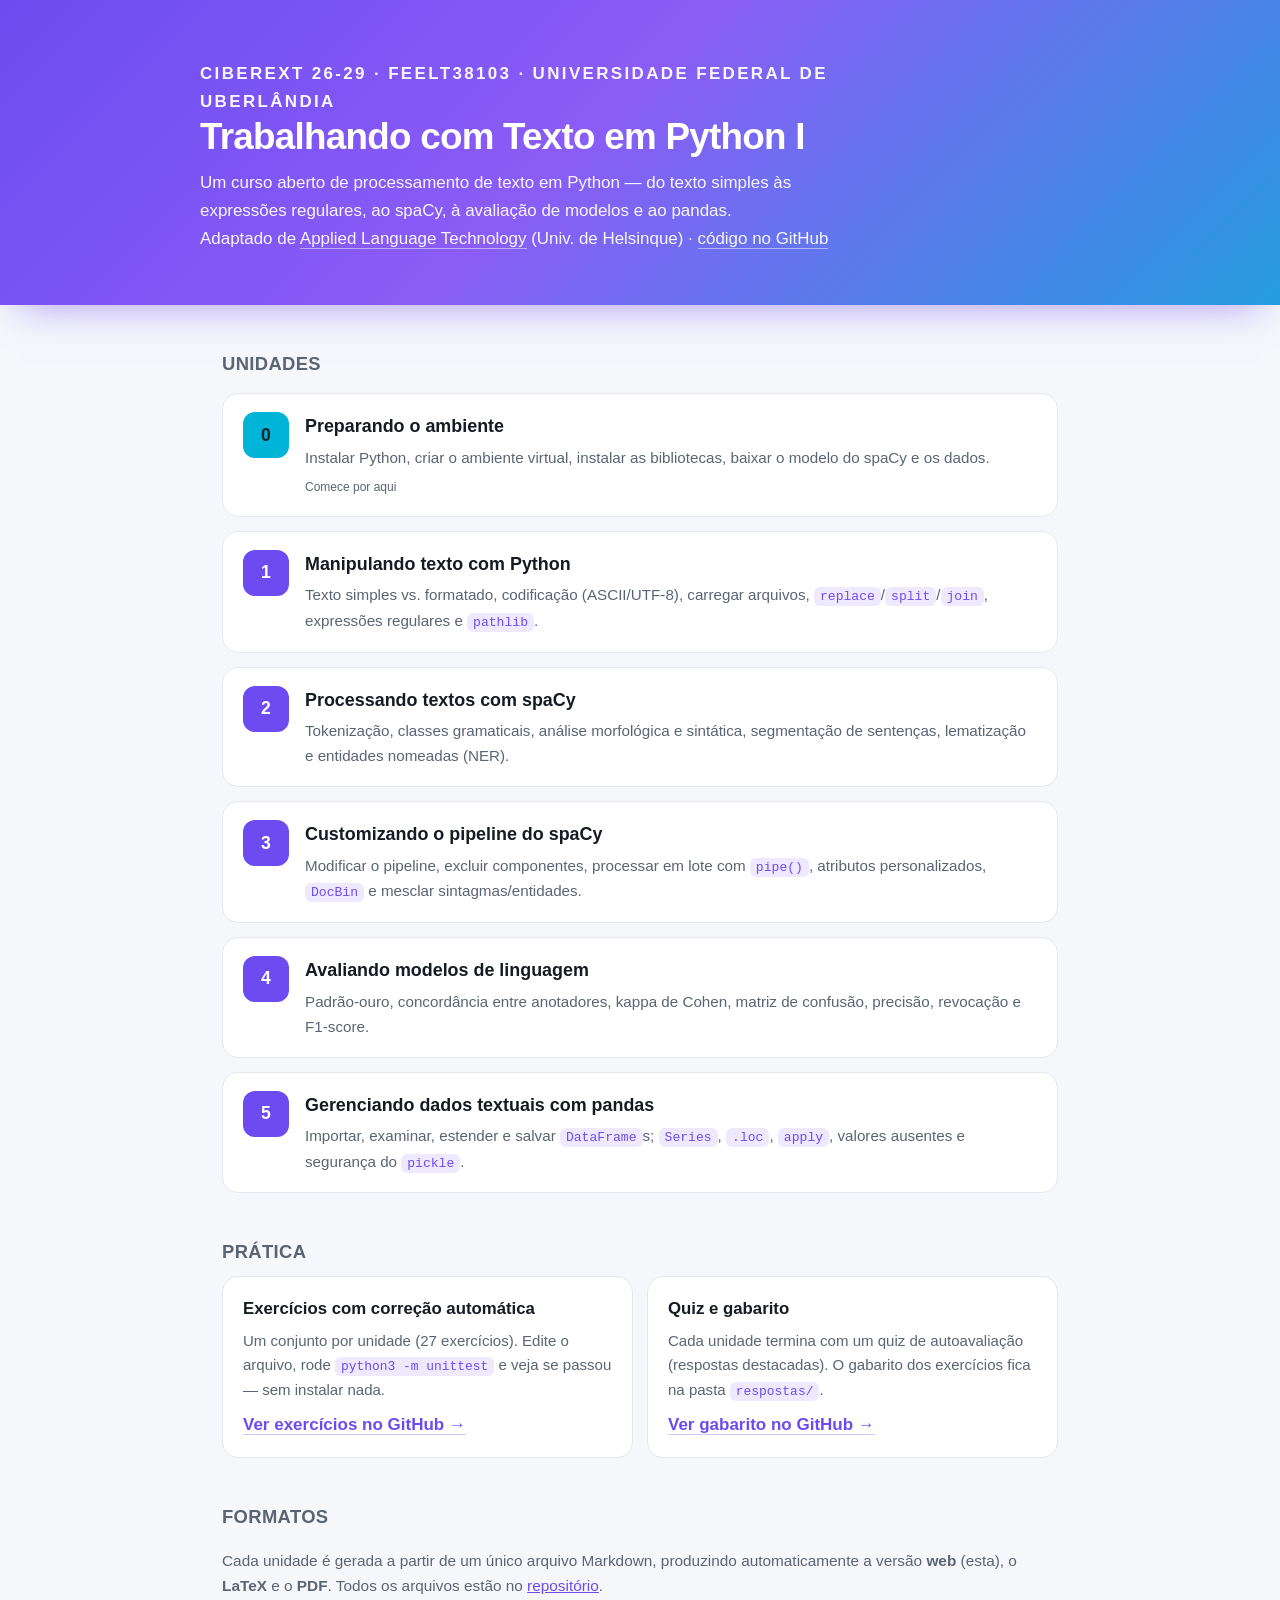
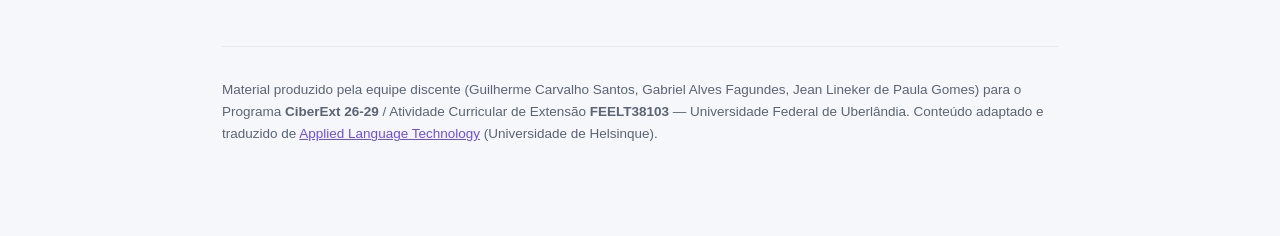
<file: index.html>
<!DOCTYPE html>
<html lang="pt-BR">
<head>
<meta charset="UTF-8">
<meta name="viewport" content="width=device-width, initial-scale=1.0">
<title>Trabalhando com Texto em Python I</title>
<style>
  :root{
    --bg:#f6f7fb; --surface:#ffffff; --ink:#1f2430; --ink-strong:#161a22; --muted:#5b6472;
    --accent:#6c4cf1; --accent2:#00b4d8; --accent-soft:#efe9ff;
    --border:#e6e8ef; --tip:#10b981;
    --mono:'SF Mono',ui-monospace,'JetBrains Mono',Menlo,Consolas,monospace;
    --sans:-apple-system,BlinkMacSystemFont,'Segoe UI',Roboto,Inter,'Helvetica Neue',Arial,sans-serif;
  }
  @media (prefers-color-scheme:dark){
    :root{--bg:#12141c;--surface:#1a1d27;--ink:#e6e9f0;--ink-strong:#fff;--muted:#9aa3b2;
      --accent-soft:#2a2350;--border:#2a2f3d}
  }
  :root[data-theme="dark"]{--bg:#12141c;--surface:#1a1d27;--ink:#e6e9f0;--ink-strong:#fff;--muted:#9aa3b2;--accent-soft:#2a2350;--border:#2a2f3d}
  :root[data-theme="light"]{--bg:#f6f7fb;--surface:#fff;--ink:#1f2430;--ink-strong:#161a22;--muted:#5b6472;--accent-soft:#efe9ff;--border:#e6e8ef}
  *{box-sizing:border-box}
  body{margin:0;background:var(--bg);color:var(--ink);font-family:var(--sans);line-height:1.65;
    font-size:17px;-webkit-font-smoothing:antialiased}
  .wrap{max-width:880px;margin:0 auto;padding:0 22px 80px}
  header.hero{background:linear-gradient(135deg,#6c4cf1 0%,#8b5cf6 45%,#00b4d8 120%);color:#fff;
    padding:60px 22px 52px;box-shadow:0 18px 40px -20px rgba(108,76,241,.6)}
  header.hero .inner{max-width:880px;margin:0 auto}
  .eyebrow{font-size:13px;letter-spacing:.14em;text-transform:uppercase;font-weight:700;opacity:.9;margin:0 0 12px}
  header.hero h1{font-size:2.3rem;line-height:1.12;margin:0 0 12px;font-weight:800;letter-spacing:-.02em}
  header.hero p{margin:0;opacity:.95;font-size:1.06rem;max-width:640px}
  .meta{margin-top:20px;font-size:13.5px;opacity:.9}
  .meta a{color:#fff;border-bottom:1px solid rgba(255,255,255,.5);text-decoration:none}
  h2{font-size:1.15rem;font-weight:800;letter-spacing:.02em;text-transform:uppercase;
    color:var(--muted);margin:44px 0 8px}
  /* trilha de unidades */
  .unit{display:flex;gap:16px;align-items:flex-start;text-decoration:none;color:inherit;
    background:var(--surface);border:1px solid var(--border);border-radius:16px;
    padding:18px 20px;margin:14px 0;transition:transform .12s ease,box-shadow .12s ease,border-color .12s ease}
  .unit:hover{transform:translateY(-2px);box-shadow:0 14px 30px -18px rgba(30,36,48,.5);border-color:var(--accent)}
  .num{flex:0 0 auto;width:46px;height:46px;border-radius:12px;display:grid;place-items:center;
    font-weight:800;font-size:1.1rem;color:#fff;background:var(--accent);font-variant-numeric:tabular-nums}
  .unit.u0 .num{background:var(--accent2);color:#08222b}
  .unit .body{flex:1}
  .unit h3{margin:0 0 3px;font-size:1.12rem;color:var(--ink-strong);font-weight:700}
  .unit p{margin:0;color:var(--muted);font-size:.95rem}
  .unit .fmt{margin-top:8px;font-size:12px;color:var(--muted)}
  .unit .fmt a{color:var(--accent);text-decoration:none;border:1px solid var(--border);
    padding:1px 8px;border-radius:999px;margin-right:6px;font-weight:600}
  .unit .fmt a:hover{border-color:var(--accent)}
  .cards{display:grid;grid-template-columns:1fr 1fr;gap:14px}
  @media (max-width:620px){.cards{grid-template-columns:1fr}}
  .card{background:var(--surface);border:1px solid var(--border);border-radius:16px;padding:18px 20px}
  .card h3{margin:0 0 6px;font-size:1.05rem;color:var(--ink-strong)}
  .card p{margin:0 0 8px;color:var(--muted);font-size:.94rem}
  .card a{color:var(--accent);text-decoration:none;font-weight:600;border-bottom:1px solid rgba(108,76,241,.3)}
  code{font-family:var(--mono);font-size:.86em;background:var(--accent-soft);color:var(--accent);
    padding:2px 6px;border-radius:6px}
  footer{margin-top:48px;color:var(--muted);font-size:13.5px;border-top:1px solid var(--border);padding-top:18px}
  footer a{color:var(--accent)}
</style>
</head>
<body>
<header class="hero">
  <div class="inner">
    <p class="eyebrow">CiberExt 26‑29 · FEELT38103 · Universidade Federal de Uberlândia</p>
    <h1>Trabalhando com Texto em Python I</h1>
    <p>Um curso aberto de processamento de texto em Python — do texto simples às expressões regulares, ao spaCy, à avaliação de modelos e ao pandas.</p>
    <p class="meta">Adaptado de <a href="https://applied-language-technology.mooc.fi/">Applied Language Technology</a> (Univ. de Helsinque) ·
      <a href="https://github.com/guilhermecavs/trabalhando-com-texto-python">código no GitHub</a></p>
  </div>
</header>

<div class="wrap">

  <h2>Unidades</h2>

  <a class="unit u0" href="Unidade-0/unidade0_preparando_ambiente.html">
    <div class="num">0</div>
    <div class="body">
      <h3>Preparando o ambiente</h3>
      <p>Instalar Python, criar o ambiente virtual, instalar as bibliotecas, baixar o modelo do spaCy e os dados.</p>
      <div class="fmt">Comece por aqui</div>
    </div>
  </a>

  <a class="unit" href="Unidade-1/unidade1_manipulando_texto.html">
    <div class="num">1</div>
    <div class="body">
      <h3>Manipulando texto com Python</h3>
      <p>Texto simples vs. formatado, codificação (ASCII/UTF‑8), carregar arquivos, <code>replace</code>/<code>split</code>/<code>join</code>, expressões regulares e <code>pathlib</code>.</p>
    </div>
  </a>

  <a class="unit" href="Unidade-2/unidade2_processando_com_spacy.html">
    <div class="num">2</div>
    <div class="body">
      <h3>Processando textos com spaCy</h3>
      <p>Tokenização, classes gramaticais, análise morfológica e sintática, segmentação de sentenças, lematização e entidades nomeadas (NER).</p>
    </div>
  </a>

  <a class="unit" href="Unidade-3/unidade3_customizando_pipeline_spacy.html">
    <div class="num">3</div>
    <div class="body">
      <h3>Customizando o pipeline do spaCy</h3>
      <p>Modificar o pipeline, excluir componentes, processar em lote com <code>pipe()</code>, atributos personalizados, <code>DocBin</code> e mesclar sintagmas/entidades.</p>
    </div>
  </a>

  <a class="unit" href="Unidade-4/unidade4_avaliando_modelos.html">
    <div class="num">4</div>
    <div class="body">
      <h3>Avaliando modelos de linguagem</h3>
      <p>Padrão‑ouro, concordância entre anotadores, kappa de Cohen, matriz de confusão, precisão, revocação e F1‑score.</p>
    </div>
  </a>

  <a class="unit" href="Unidade-5/unidade5_gerenciando_dados_pandas.html">
    <div class="num">5</div>
    <div class="body">
      <h3>Gerenciando dados textuais com pandas</h3>
      <p>Importar, examinar, estender e salvar <code>DataFrame</code>s; <code>Series</code>, <code>.loc</code>, <code>apply</code>, valores ausentes e segurança do <code>pickle</code>.</p>
    </div>
  </a>

  <h2>Prática</h2>
  <div class="cards">
    <div class="card">
      <h3>Exercícios com correção automática</h3>
      <p>Um conjunto por unidade (27 exercícios). Edite o arquivo, rode <code>python3 -m unittest</code> e veja se passou — sem instalar nada.</p>
      <a href="https://github.com/guilhermecavs/trabalhando-com-texto-python/tree/main/exercicios">Ver exercícios no GitHub →</a>
    </div>
    <div class="card">
      <h3>Quiz e gabarito</h3>
      <p>Cada unidade termina com um quiz de autoavaliação (respostas destacadas). O gabarito dos exercícios fica na pasta <code>respostas/</code>.</p>
      <a href="https://github.com/guilhermecavs/trabalhando-com-texto-python/tree/main/respostas">Ver gabarito no GitHub →</a>
    </div>
  </div>

  <h2>Formatos</h2>
  <p style="color:var(--muted);font-size:.96rem">Cada unidade é gerada a partir de um único arquivo Markdown, produzindo automaticamente a versão <strong>web</strong> (esta), o <strong>LaTeX</strong> e o <strong>PDF</strong>. Todos os arquivos estão no <a href="https://github.com/guilhermecavs/trabalhando-com-texto-python" style="color:var(--accent)">repositório</a>.</p>

  <footer>
    <p>Material produzido pela equipe discente (Guilherme Carvalho Santos, Gabriel Alves Fagundes, Jean Lineker de Paula Gomes) para o Programa <strong>CiberExt 26‑29</strong> / Atividade Curricular de Extensão <strong>FEELT38103</strong> — Universidade Federal de Uberlândia. Conteúdo adaptado e traduzido de <a href="https://applied-language-technology.mooc.fi/">Applied Language Technology</a> (Universidade de Helsinque).</p>
  </footer>
</div>
</body>
</html>
</file>
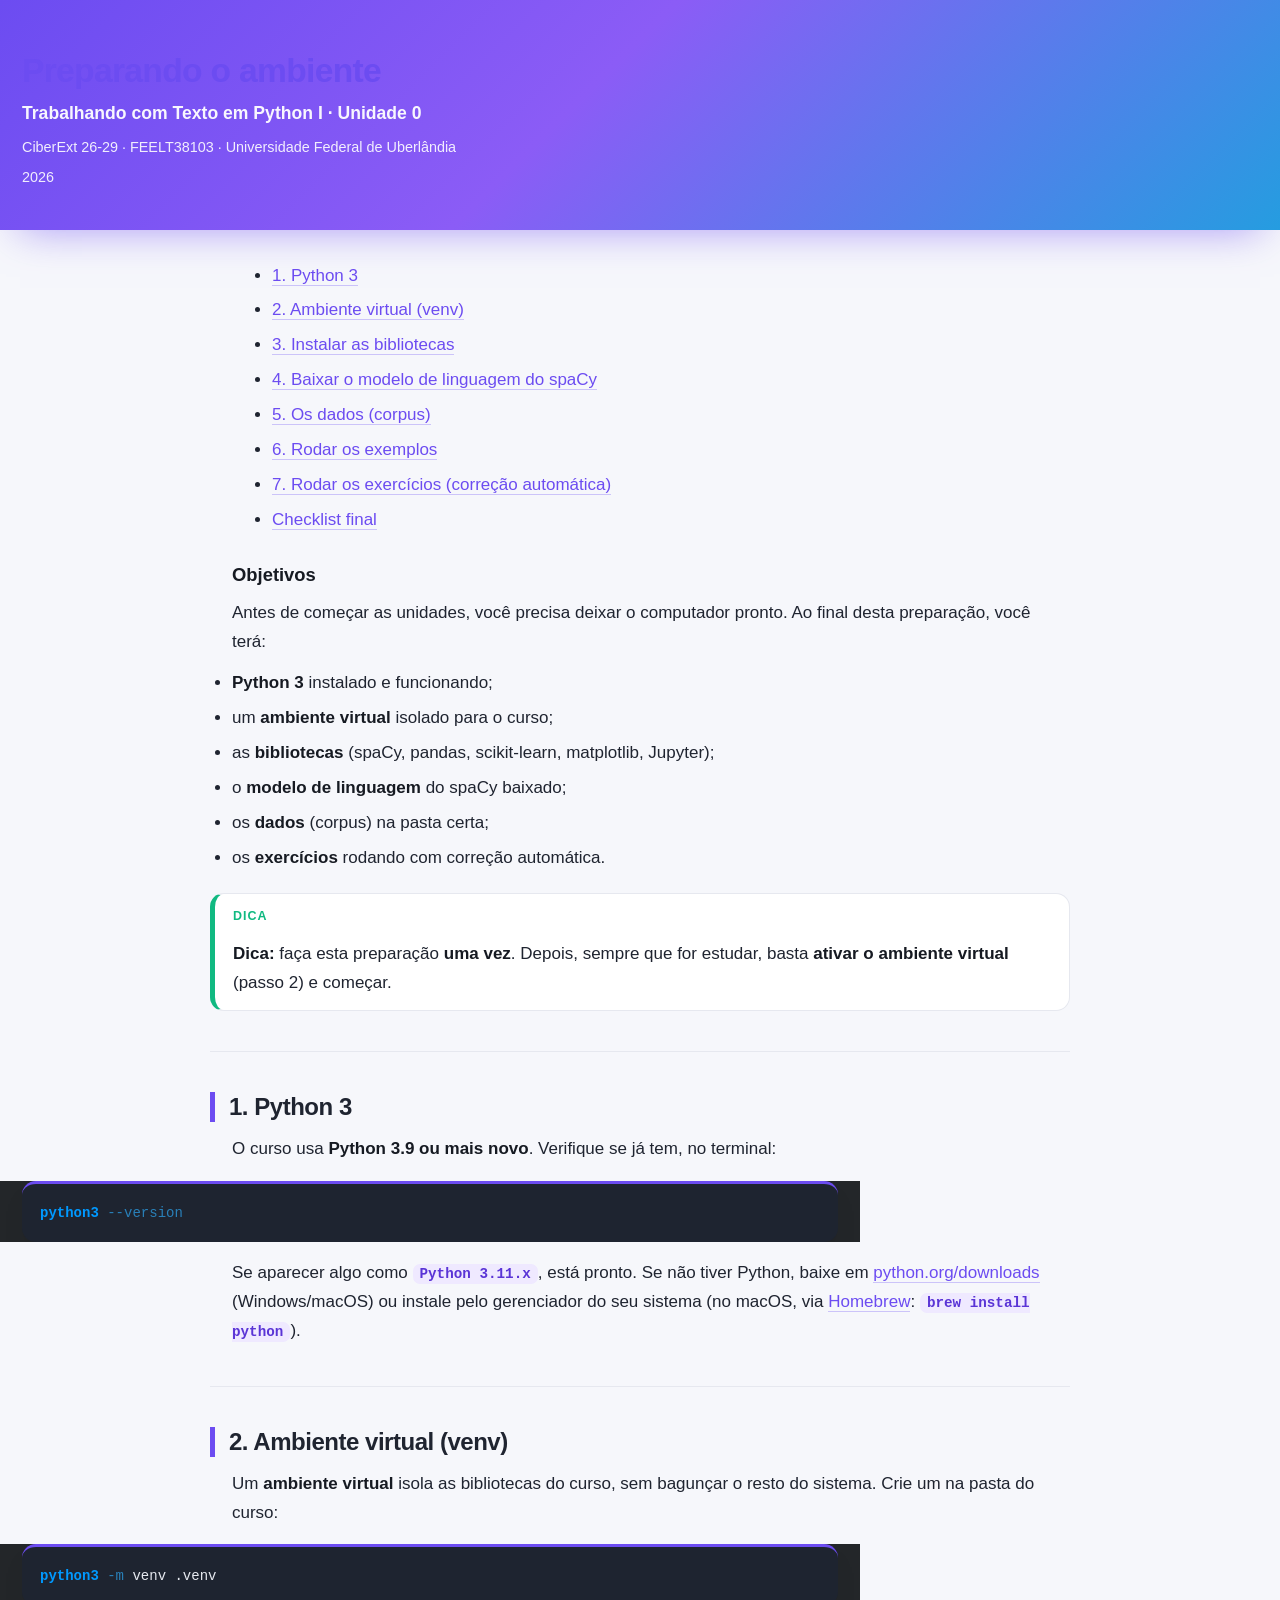
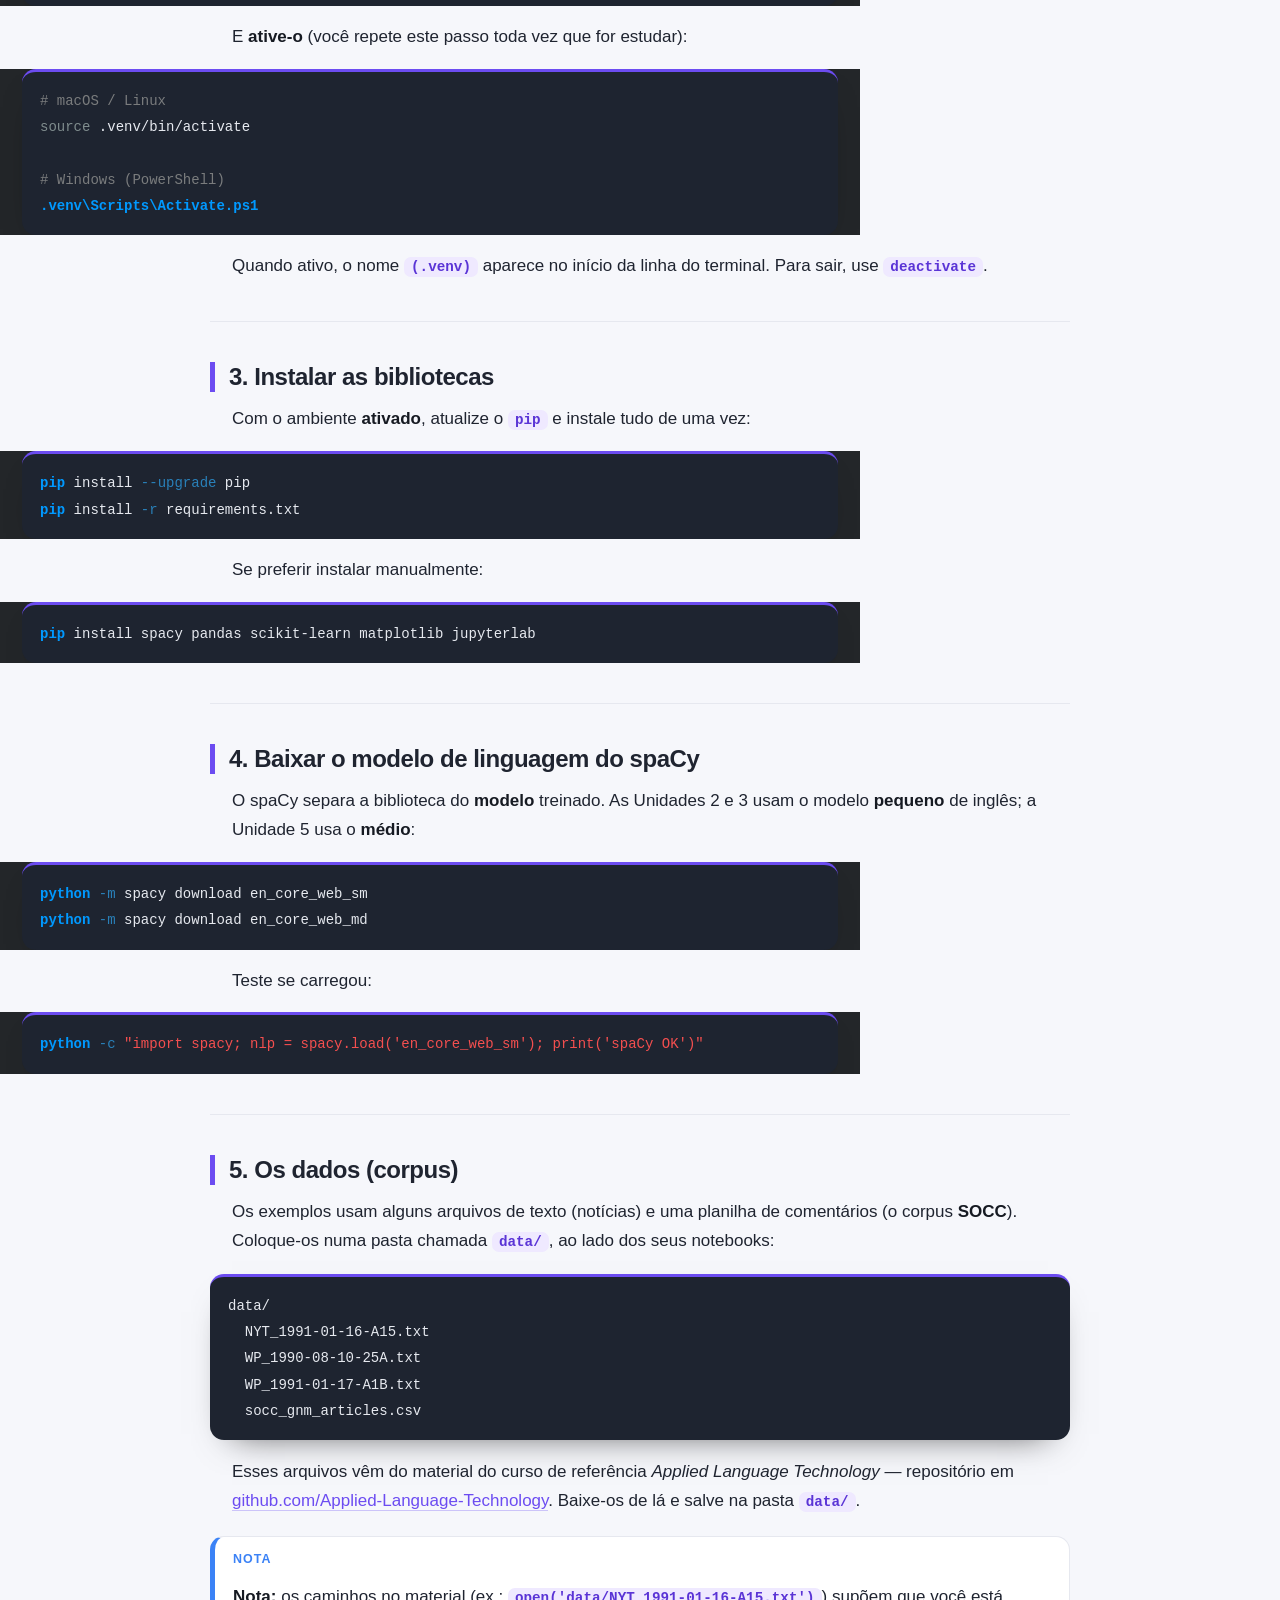
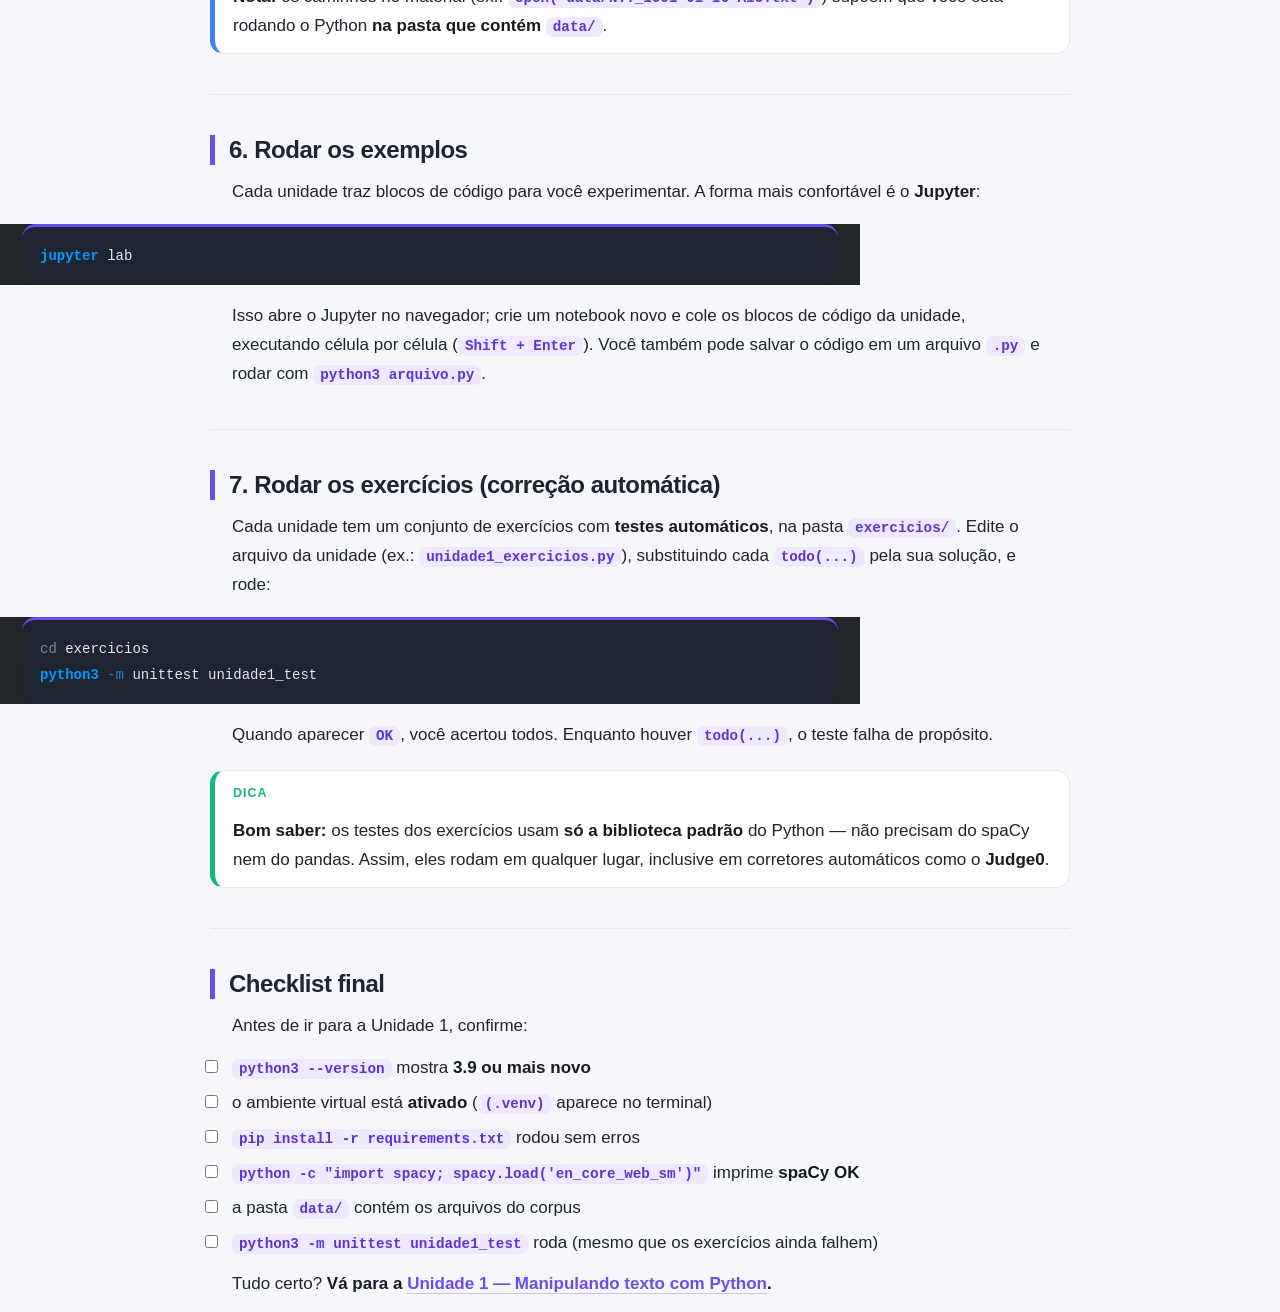
<file: Unidade-0/unidade0_preparando_ambiente.html>
<!DOCTYPE html>
<html xmlns="http://www.w3.org/1999/xhtml" lang="pt-BR" xml:lang="pt-BR">
<head>
  <meta charset="utf-8" />
  <meta name="generator" content="pandoc 3.10.1" />
  <meta name="viewport" content="width=device-width, initial-scale=1.0, user-scalable=yes" />
  <meta name="author" content="CiberExt 26-29 · FEELT38103 · Universidade Federal de Uberlândia" />
  <meta name="dcterms.date" content="2026-01-01" />
  <title>Preparando o ambiente</title>
  <style>

span.smallcaps{font-variant: small-caps;}
div.columns{display: flex; gap: 1.5em;}
div.column{flex: auto;}
@media screen {
div.columns{gap: min(4vw, 1.5em);}
div.column{overflow-x: auto;}
}
div.hanging-indent{margin-left: 1.5em; text-indent: -1.5em;}

ul.task-list[class]{list-style: none;}
ul.task-list li input[type="checkbox"] {
font-size: inherit;
width: 0.8em;
margin: 0 0.8em 0.2em -1.6em;
vertical-align: middle;
}

html { -webkit-text-size-adjust: 100%; }
pre > code.sourceCode { white-space: pre; position: relative; }
pre > code.sourceCode > span { display: inline-block; line-height: 1.25; }
pre > code.sourceCode > span:empty { height: 1.2em; }
.sourceCode { overflow: visible; }
code.sourceCode > span { color: inherit; text-decoration: inherit; }
div.sourceCode { margin: 1em 0; }
pre.sourceCode { margin: 0; }
@media screen {
div.sourceCode { overflow: auto; }
}
@media print {
pre > code.sourceCode { white-space: pre-wrap; }
pre > code.sourceCode > span { text-indent: -5em; padding-left: 5em; }
}
pre.numberSource code
{ counter-reset: source-line 0; }
pre.numberSource code > span
{ position: relative; left: -4em; counter-increment: source-line; }
pre.numberSource code > span > a:first-child::before
{ content: counter(source-line);
position: relative; left: -1em; text-align: right; vertical-align: baseline;
border: none; display: inline-block;
-webkit-touch-callout: none; -webkit-user-select: none;
-khtml-user-select: none; -moz-user-select: none;
-ms-user-select: none; user-select: none;
padding: 0 4px; width: 4em;
background-color: #232629;
color: #7a7c7d;
}
pre.numberSource { margin-left: 3em; border-left: 1px solid #7a7c7d; padding-left: 4px; }
div.sourceCode
{ color: #cfcfc2; background-color: #232629; }
@media screen {
pre > code.sourceCode > span > a:first-child::before { text-decoration: underline; }
}
code span { color: #cfcfc2; } 
code span.al { color: #95da4c; background-color: #4d1f24; font-weight: bold; } 
code span.an { color: #3f8058; } 
code span.at { color: #2980b9; } 
code span.bn { color: #f67400; } 
code span.bu { color: #7f8c8d; } 
code span.cf { color: #fdbc4b; font-weight: bold; } 
code span.ch { color: #3daee9; } 
code span.cn { color: #27aeae; font-weight: bold; } 
code span.co { color: #7a7c7d; } 
code span.cv { color: #7f8c8d; } 
code span.do { color: #a43340; } 
code span.dt { color: #2980b9; } 
code span.dv { color: #f67400; } 
code span.er { color: #da4453; text-decoration: underline; } 
code span.ex { color: #0099ff; font-weight: bold; } 
code span.fl { color: #f67400; } 
code span.fu { color: #8e44ad; } 
code span.im { color: #27ae60; } 
code span.in { color: #c45b00; } 
code span.kw { color: #cfcfc2; font-weight: bold; } 
code span.op { color: #cfcfc2; } 
code span.ot { color: #27ae60; } 
code span.pp { color: #27ae60; } 
code span.re { color: #2980b9; background-color: #153042; } 
code span.sc { color: #3daee9; } 
code span.ss { color: #da4453; } 
code span.st { color: #f44f4f; } 
code span.va { color: #27aeae; } 
code span.vs { color: #da4453; } 
code span.wa { color: #da4453; } 
</style>
  <style type="text/css">
:root{
--bg:#f6f7fb; --surface:#ffffff; --ink:#1f2430; --ink-strong:#161a22; --muted:#5b6472;
--accent:#6c4cf1; --accent2:#00b4d8; --accent-soft:#efe9ff; --inl-ink:#5a34d6;
--code-bg:#1e2430; --code-ink:#e6e9ef;
--border:#e6e8ef; --radius:16px;
--note:#3b82f6; --tip:#10b981; --warn:#f59e0b;
--table-head:#efe9ff; --table-stripe:#f8f9fc;
--mono:'SF Mono',ui-monospace,'JetBrains Mono','Fira Code',Menlo,Consolas,monospace;
--sans:-apple-system,BlinkMacSystemFont,'Segoe UI',Roboto,Inter,'Helvetica Neue',Arial,sans-serif;
}
@media (prefers-color-scheme:dark){
:root{--bg:#12141c;--surface:#1a1d27;--ink:#e6e9f0;--ink-strong:#fff;--muted:#9aa3b2;
--accent-soft:#2a2350;--inl-ink:#c8b6ff;--border:#2a2f3d;
--table-head:#241f43;--table-stripe:#171a23}
}
:root[data-theme="dark"]{--bg:#12141c;--surface:#1a1d27;--ink:#e6e9f0;--ink-strong:#fff;--muted:#9aa3b2;
--accent-soft:#2a2350;--inl-ink:#c8b6ff;--border:#2a2f3d;--table-head:#241f43;--table-stripe:#171a23}
:root[data-theme="light"]{--bg:#f6f7fb;--surface:#fff;--ink:#1f2430;--ink-strong:#161a22;--muted:#5b6472;
--accent-soft:#efe9ff;--inl-ink:#5a34d6;--border:#e6e8ef;--table-head:#efe9ff;--table-stripe:#f8f9fc}
*{box-sizing:border-box}
html{scroll-behavior:smooth}
body{margin:0;background:var(--bg);color:var(--ink);font-family:var(--sans);
line-height:1.7;font-size:17px;-webkit-font-smoothing:antialiased}

body > *{max-width:860px;margin-left:auto;margin-right:auto;padding-left:22px;padding-right:22px}
header#title-block-header{max-width:none;padding:52px 22px 40px;margin-bottom:32px;
background:linear-gradient(135deg,#6c4cf1 0%,#8b5cf6 45%,#00b4d8 120%);color:#fff;
box-shadow:0 18px 40px -20px rgba(108,76,241,.6)}
header#title-block-header > *{max-width:860px;margin:0 auto;padding:0}
header#title-block-header .title{font-size:2.1rem;font-weight:800;letter-spacing:-.02em;line-height:1.15;margin:0}
header#title-block-header .subtitle{font-size:1.1rem;opacity:.95;margin:8px 0 0;font-weight:600}
header#title-block-header .author,header#title-block-header .date{opacity:.9;font-size:.9rem;margin:6px 0 0}
h1,h2,h3{line-height:1.25}
h1{font-size:1.7rem;font-weight:800;color:var(--accent);margin:44px auto 14px;letter-spacing:-.02em}
h2{font-size:1.5rem;font-weight:800;letter-spacing:-.02em;margin:40px auto 12px;
padding-left:14px;border-left:5px solid var(--accent)}
h3{font-size:1.15rem;font-weight:700;color:var(--ink-strong);margin:28px auto 8px}
p{margin:13px auto}
a{color:var(--accent);text-decoration:none;border-bottom:1px solid rgba(108,76,241,.3)}
a:hover{border-color:var(--accent)}
a:focus-visible{outline:2px solid var(--accent2);outline-offset:2px}
strong{color:var(--ink-strong);font-weight:700}
ul,ol{margin:12px auto}
li{margin:6px 0}

code{font-family:var(--mono);font-size:.88em}
p code,li code,td code{background:var(--accent-soft);color:var(--inl-ink);
padding:2px 7px;border-radius:7px;font-weight:600;font-size:.84em}
pre{background:var(--code-bg);color:var(--code-ink);border-radius:14px;padding:16px 18px;
overflow-x:auto;margin:18px auto;border-top:3px solid var(--accent);
box-shadow:0 16px 34px -22px rgba(0,0,0,.7);line-height:1.55}
pre code{background:none;color:inherit;padding:0;font-weight:400;font-size:14px}

div.dica,div.nota,div.atencao,div.objetivos{
border:1px solid var(--border);border-left:5px solid var(--accent);
background:var(--surface);border-radius:14px;padding:12px 18px;margin:20px auto}
div.dica{border-left-color:var(--tip)}
div.nota{border-left-color:var(--note)}
div.atencao{border-left-color:var(--warn)}
div.objetivos{border-left-color:var(--accent);background:var(--accent-soft)}
div.dica::before{content:"Dica";color:var(--tip)}
div.nota::before{content:"Nota";color:var(--note)}
div.atencao::before{content:"Atenção";color:var(--warn)}
div.objetivos::before{content:"Objetivos";color:var(--accent)}
div.dica::before,div.nota::before,div.atencao::before,div.objetivos::before{
display:block;font-weight:800;font-size:.78rem;letter-spacing:.08em;text-transform:uppercase;margin-bottom:4px}
div.dica p:last-child,div.nota p:last-child,div.atencao p:last-child,div.objetivos :last-child{margin-bottom:0}

table{border-collapse:collapse;width:100%;font-size:.92rem;margin:18px auto;
border:1px solid var(--border);border-radius:10px;overflow:hidden;display:block;overflow-x:auto}
th,td{padding:8px 12px;text-align:left;border-bottom:1px solid var(--border)}
thead th{background:var(--table-head);color:var(--ink-strong);font-weight:700}
tbody tr:nth-child(even){background:var(--table-stripe)}
blockquote{margin:16px auto;padding:4px 0 4px 16px;border-left:3px solid var(--border);
color:var(--muted);font-style:italic}
hr{border:none;border-top:1px solid var(--border);margin:40px auto}
@media (prefers-reduced-motion:reduce){html{scroll-behavior:auto}}
</style>
</head>
<body>
<header id="title-block-header">
<h1 class="title">Preparando o ambiente</h1>
<p class="subtitle">Trabalhando com Texto em Python I · Unidade 0</p>
<p class="author">CiberExt 26-29 · FEELT38103 · Universidade Federal de
Uberlândia</p>
<p class="date">2026</p>
</header>
<nav id="TOC" role="doc-toc">
<ul>
<li><a href="#python-3" id="toc-python-3">1. Python 3</a></li>
<li><a href="#ambiente-virtual-venv" id="toc-ambiente-virtual-venv">2.
Ambiente virtual (venv)</a></li>
<li><a href="#instalar-as-bibliotecas" id="toc-instalar-as-bibliotecas">3. Instalar as bibliotecas</a></li>
<li><a href="#baixar-o-modelo-de-linguagem-do-spacy" id="toc-baixar-o-modelo-de-linguagem-do-spacy">4. Baixar o modelo de
linguagem do spaCy</a></li>
<li><a href="#os-dados-corpus" id="toc-os-dados-corpus">5. Os dados
(corpus)</a></li>
<li><a href="#rodar-os-exemplos" id="toc-rodar-os-exemplos">6. Rodar os
exemplos</a></li>
<li><a href="#rodar-os-exercícios-correção-automática" id="toc-rodar-os-exercícios-correção-automática">7. Rodar os exercícios
(correção automática)</a></li>
<li><a href="#checklist-final" id="toc-checklist-final">Checklist
final</a></li>
</ul>
</nav>
<h3 id="objetivos">Objetivos</h3>
<p>Antes de começar as unidades, você precisa deixar o computador
pronto. Ao final desta preparação, você terá:</p>
<ul>
<li><strong>Python 3</strong> instalado e funcionando;</li>
<li>um <strong>ambiente virtual</strong> isolado para o curso;</li>
<li>as <strong>bibliotecas</strong> (spaCy, pandas, scikit‑learn,
matplotlib, Jupyter);</li>
<li>o <strong>modelo de linguagem</strong> do spaCy baixado;</li>
<li>os <strong>dados</strong> (corpus) na pasta certa;</li>
<li>os <strong>exercícios</strong> rodando com correção automática.</li>
</ul>
<div class="dica">
<p><strong>Dica:</strong> faça esta preparação <strong>uma vez</strong>.
Depois, sempre que for estudar, basta <strong>ativar o ambiente
virtual</strong> (passo 2) e começar.</p>
</div>
<hr />
<h2 id="python-3">1. Python 3</h2>
<p>O curso usa <strong>Python 3.9 ou mais novo</strong>. Verifique se já
tem, no terminal:</p>
<div class="sourceCode" id="cb1"><pre class="sourceCode bash"><code class="sourceCode bash"><span id="cb1-1"><a href="#cb1-1" aria-hidden="true" tabindex="-1"></a><span class="ex">python3</span> <span class="at">--version</span></span></code></pre></div>
<p>Se aparecer algo como <code>Python 3.11.x</code>, está pronto. Se não
tiver Python, baixe em <a href="https://www.python.org/downloads/">python.org/downloads</a>
(Windows/macOS) ou instale pelo gerenciador do seu sistema (no macOS,
via <a href="https://brew.sh">Homebrew</a>:
<code>brew install python</code>).</p>
<hr />
<h2 id="ambiente-virtual-venv">2. Ambiente virtual (venv)</h2>
<p>Um <strong>ambiente virtual</strong> isola as bibliotecas do curso,
sem bagunçar o resto do sistema. Crie um na pasta do curso:</p>
<div class="sourceCode" id="cb2"><pre class="sourceCode bash"><code class="sourceCode bash"><span id="cb2-1"><a href="#cb2-1" aria-hidden="true" tabindex="-1"></a><span class="ex">python3</span> <span class="at">-m</span> venv .venv</span></code></pre></div>
<p>E <strong>ative‑o</strong> (você repete este passo toda vez que for
estudar):</p>
<div class="sourceCode" id="cb3"><pre class="sourceCode bash"><code class="sourceCode bash"><span id="cb3-1"><a href="#cb3-1" aria-hidden="true" tabindex="-1"></a><span class="co"># macOS / Linux</span></span>
<span id="cb3-2"><a href="#cb3-2" aria-hidden="true" tabindex="-1"></a><span class="bu">source</span> .venv/bin/activate</span>
<span id="cb3-3"><a href="#cb3-3" aria-hidden="true" tabindex="-1"></a></span>
<span id="cb3-4"><a href="#cb3-4" aria-hidden="true" tabindex="-1"></a><span class="co"># Windows (PowerShell)</span></span>
<span id="cb3-5"><a href="#cb3-5" aria-hidden="true" tabindex="-1"></a><span class="ex">.venv\Scripts\Activate.ps1</span></span></code></pre></div>
<p>Quando ativo, o nome <code>(.venv)</code> aparece no início da linha
do terminal. Para sair, use <code>deactivate</code>.</p>
<hr />
<h2 id="instalar-as-bibliotecas">3. Instalar as bibliotecas</h2>
<p>Com o ambiente <strong>ativado</strong>, atualize o <code>pip</code>
e instale tudo de uma vez:</p>
<div class="sourceCode" id="cb4"><pre class="sourceCode bash"><code class="sourceCode bash"><span id="cb4-1"><a href="#cb4-1" aria-hidden="true" tabindex="-1"></a><span class="ex">pip</span> install <span class="at">--upgrade</span> pip</span>
<span id="cb4-2"><a href="#cb4-2" aria-hidden="true" tabindex="-1"></a><span class="ex">pip</span> install <span class="at">-r</span> requirements.txt</span></code></pre></div>
<p>Se preferir instalar manualmente:</p>
<div class="sourceCode" id="cb5"><pre class="sourceCode bash"><code class="sourceCode bash"><span id="cb5-1"><a href="#cb5-1" aria-hidden="true" tabindex="-1"></a><span class="ex">pip</span> install spacy pandas scikit-learn matplotlib jupyterlab</span></code></pre></div>
<hr />
<h2 id="baixar-o-modelo-de-linguagem-do-spacy">4. Baixar o modelo de
linguagem do spaCy</h2>
<p>O spaCy separa a biblioteca do <strong>modelo</strong> treinado. As
Unidades 2 e 3 usam o modelo <strong>pequeno</strong> de inglês; a
Unidade 5 usa o <strong>médio</strong>:</p>
<div class="sourceCode" id="cb6"><pre class="sourceCode bash"><code class="sourceCode bash"><span id="cb6-1"><a href="#cb6-1" aria-hidden="true" tabindex="-1"></a><span class="ex">python</span> <span class="at">-m</span> spacy download en_core_web_sm</span>
<span id="cb6-2"><a href="#cb6-2" aria-hidden="true" tabindex="-1"></a><span class="ex">python</span> <span class="at">-m</span> spacy download en_core_web_md</span></code></pre></div>
<p>Teste se carregou:</p>
<div class="sourceCode" id="cb7"><pre class="sourceCode bash"><code class="sourceCode bash"><span id="cb7-1"><a href="#cb7-1" aria-hidden="true" tabindex="-1"></a><span class="ex">python</span> <span class="at">-c</span> <span class="st">&quot;import spacy; nlp = spacy.load(&#39;en_core_web_sm&#39;); print(&#39;spaCy OK&#39;)&quot;</span></span></code></pre></div>
<hr />
<h2 id="os-dados-corpus">5. Os dados (corpus)</h2>
<p>Os exemplos usam alguns arquivos de texto (notícias) e uma planilha
de comentários (o corpus <strong>SOCC</strong>). Coloque‑os numa pasta
chamada <code>data/</code>, ao lado dos seus notebooks:</p>
<pre><code>data/
  NYT_1991-01-16-A15.txt
  WP_1990-08-10-25A.txt
  WP_1991-01-17-A1B.txt
  socc_gnm_articles.csv</code></pre>
<p>Esses arquivos vêm do material do curso de referência <em>Applied
Language Technology</em> — repositório em <a href="https://github.com/Applied-Language-Technology">github.com/Applied-Language-Technology</a>.
Baixe‑os de lá e salve na pasta <code>data/</code>.</p>
<div class="nota">
<p><strong>Nota:</strong> os caminhos no material (ex.:
<code>open(&#39;data/NYT_1991-01-16-A15.txt&#39;)</code>) supõem que você está
rodando o Python <strong>na pasta que contém
<code>data/</code></strong>.</p>
</div>
<hr />
<h2 id="rodar-os-exemplos">6. Rodar os exemplos</h2>
<p>Cada unidade traz blocos de código para você experimentar. A forma
mais confortável é o <strong>Jupyter</strong>:</p>
<div class="sourceCode" id="cb9"><pre class="sourceCode bash"><code class="sourceCode bash"><span id="cb9-1"><a href="#cb9-1" aria-hidden="true" tabindex="-1"></a><span class="ex">jupyter</span> lab</span></code></pre></div>
<p>Isso abre o Jupyter no navegador; crie um notebook novo e cole os
blocos de código da unidade, executando célula por célula
(<code>Shift + Enter</code>). Você também pode salvar o código em um
arquivo <code>.py</code> e rodar com
<code>python3 arquivo.py</code>.</p>
<hr />
<h2 id="rodar-os-exercícios-correção-automática">7. Rodar os exercícios
(correção automática)</h2>
<p>Cada unidade tem um conjunto de exercícios com <strong>testes
automáticos</strong>, na pasta <code>exercicios/</code>. Edite o arquivo
da unidade (ex.: <code>unidade1_exercicios.py</code>), substituindo cada
<code>todo(...)</code> pela sua solução, e rode:</p>
<div class="sourceCode" id="cb10"><pre class="sourceCode bash"><code class="sourceCode bash"><span id="cb10-1"><a href="#cb10-1" aria-hidden="true" tabindex="-1"></a><span class="bu">cd</span> exercicios</span>
<span id="cb10-2"><a href="#cb10-2" aria-hidden="true" tabindex="-1"></a><span class="ex">python3</span> <span class="at">-m</span> unittest unidade1_test</span></code></pre></div>
<p>Quando aparecer <code>OK</code>, você acertou todos. Enquanto houver
<code>todo(...)</code>, o teste falha de propósito.</p>
<div class="dica">
<p><strong>Bom saber:</strong> os testes dos exercícios usam <strong>só
a biblioteca padrão</strong> do Python — não precisam do spaCy nem do
pandas. Assim, eles rodam em qualquer lugar, inclusive em corretores
automáticos como o <strong>Judge0</strong>.</p>
</div>
<hr />
<h2 id="checklist-final">Checklist final</h2>
<p>Antes de ir para a Unidade 1, confirme:</p>
<ul class="task-list">
<li><label><input type="checkbox"></input><code>python3 --version</code>
mostra <strong>3.9 ou mais novo</strong></label></li>
<li><label><input type="checkbox"></input>o ambiente virtual está
<strong>ativado</strong> (<code>(.venv)</code> aparece no
terminal)</label></li>
<li><label><input type="checkbox"></input><code>pip install -r requirements.txt</code> rodou sem
erros</label></li>
<li><label><input type="checkbox"></input><code>python -c &quot;import spacy; spacy.load(&#39;en_core_web_sm&#39;)&quot;</code>
imprime <strong>spaCy OK</strong></label></li>
<li><label><input type="checkbox"></input>a pasta <code>data/</code> contém os
arquivos do corpus</label></li>
<li><label><input type="checkbox"></input><code>python3 -m unittest unidade1_test</code> roda
(mesmo que os exercícios ainda falhem)</label></li>
</ul>
<p>Tudo certo? <strong>Vá para a <a href="../Unidade-1/unidade1_manipulando_texto.html">Unidade 1 —
Manipulando texto com Python</a>.</strong></p>
</body>
</html>
</file>
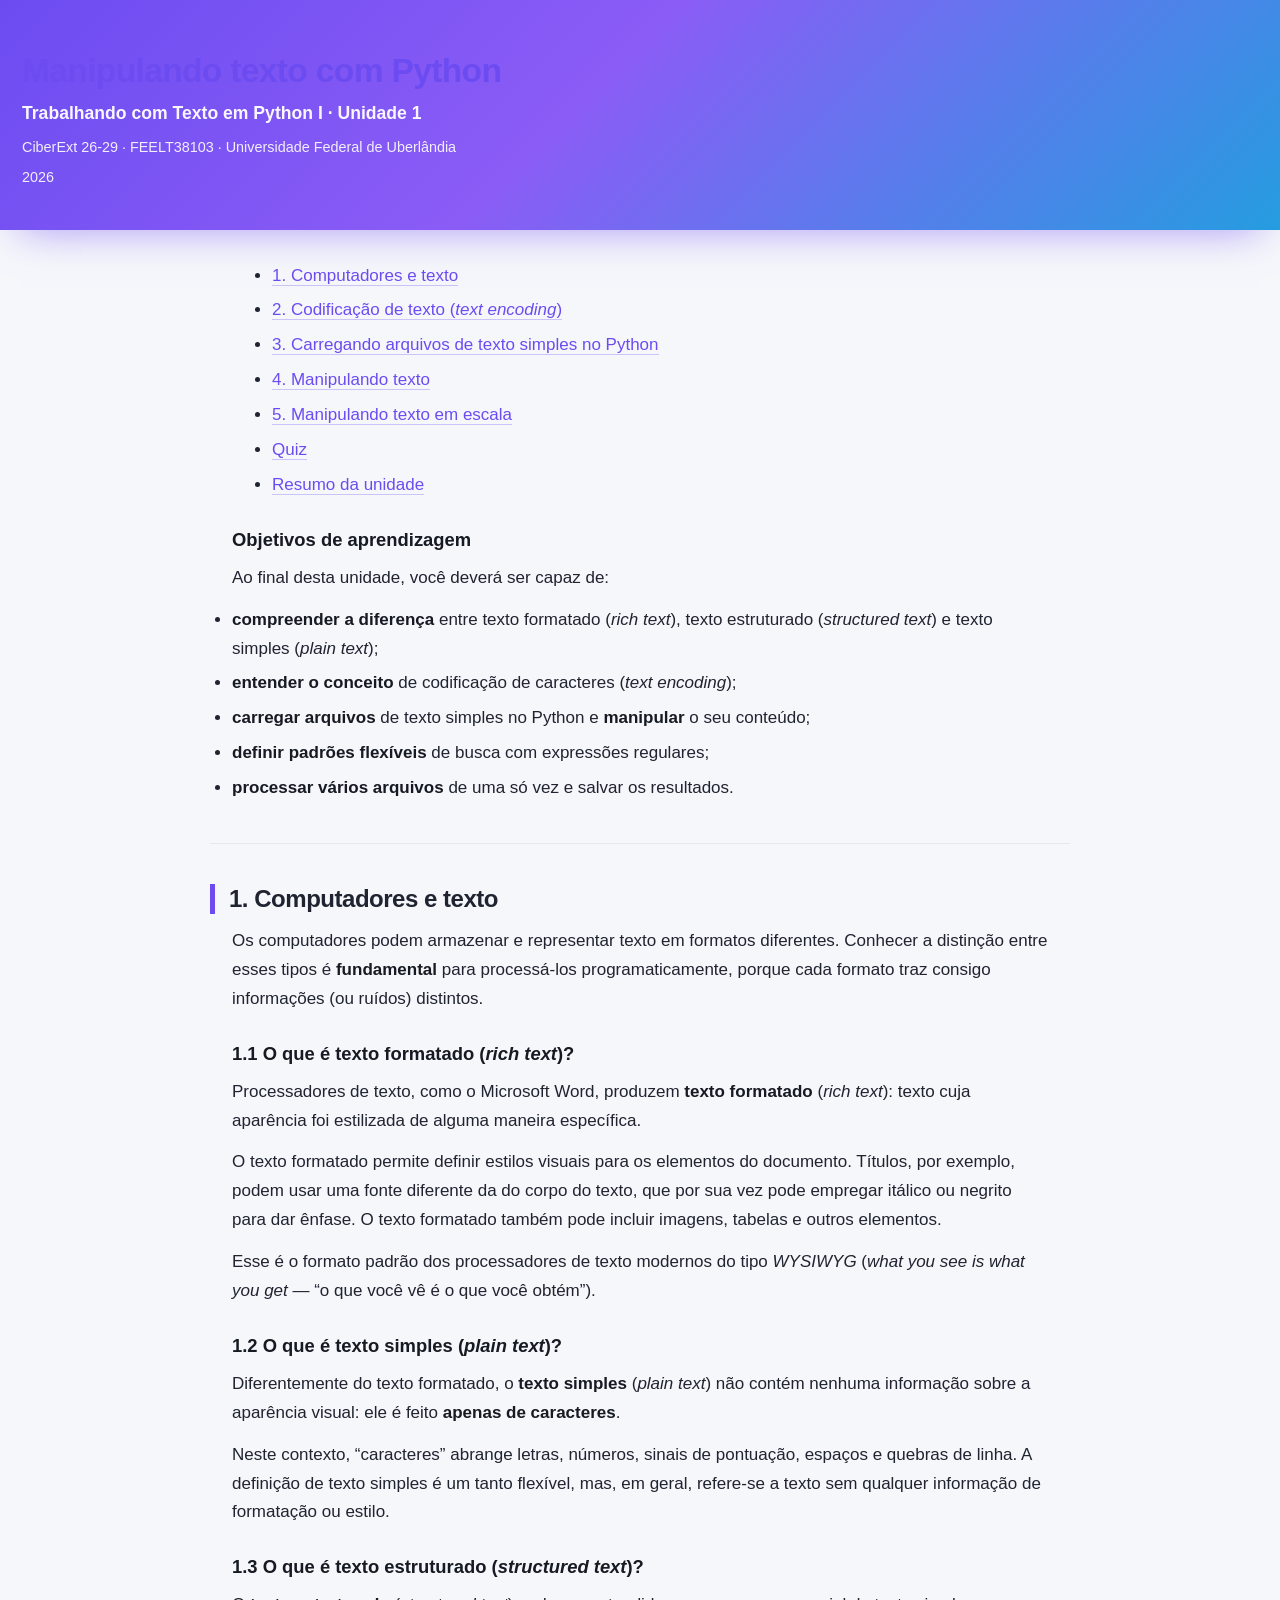
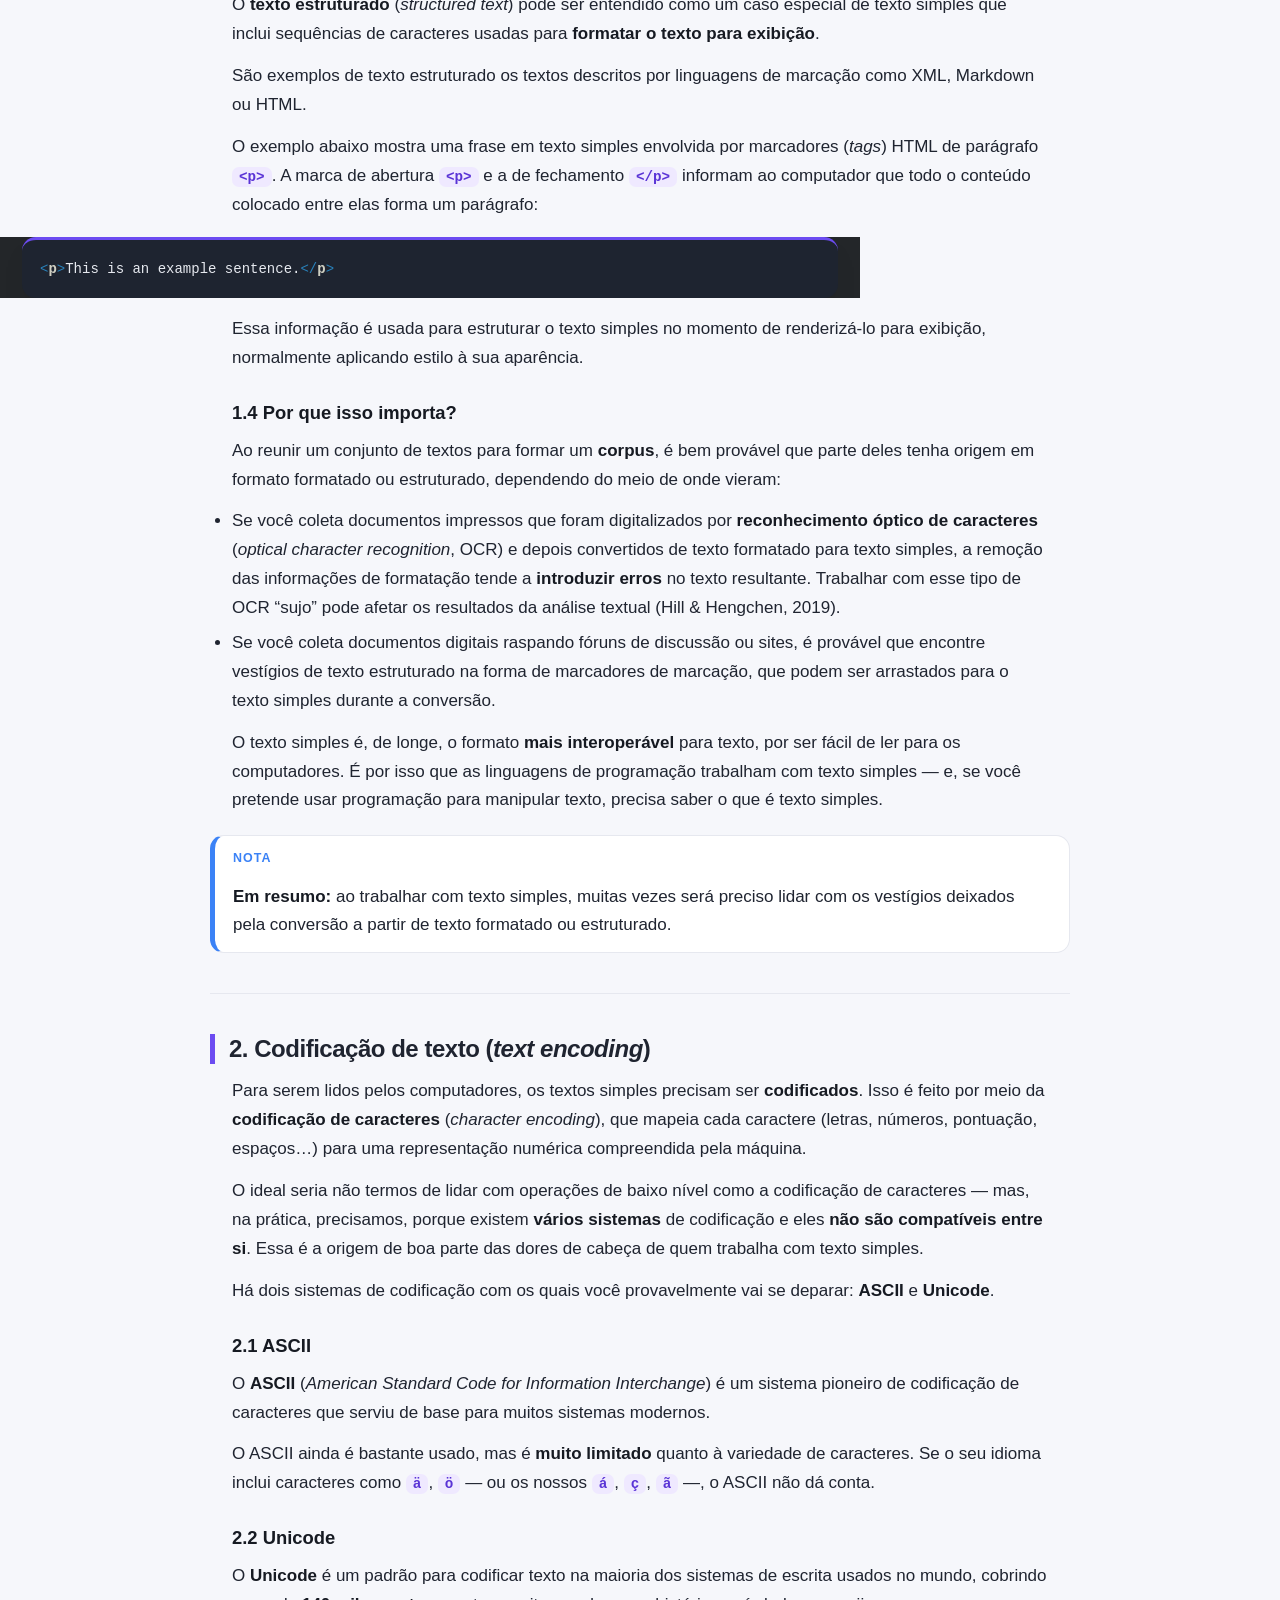
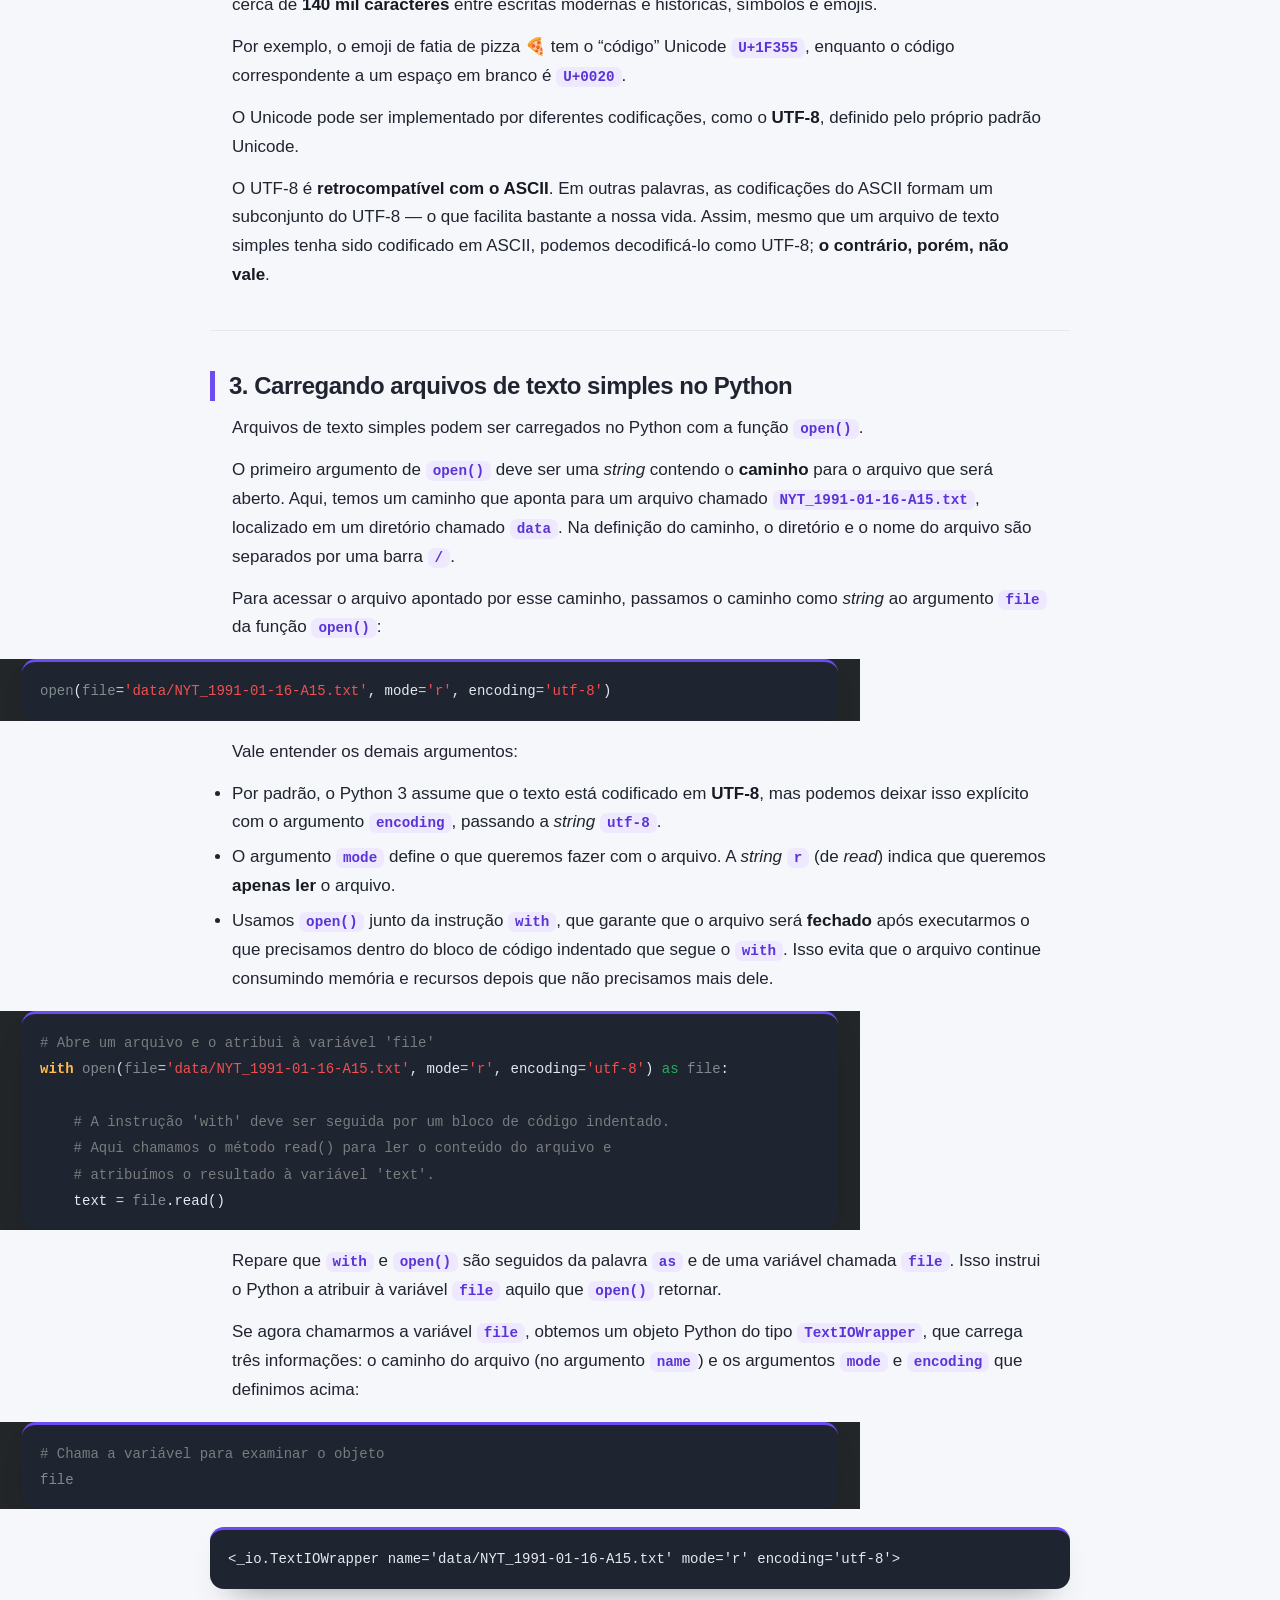
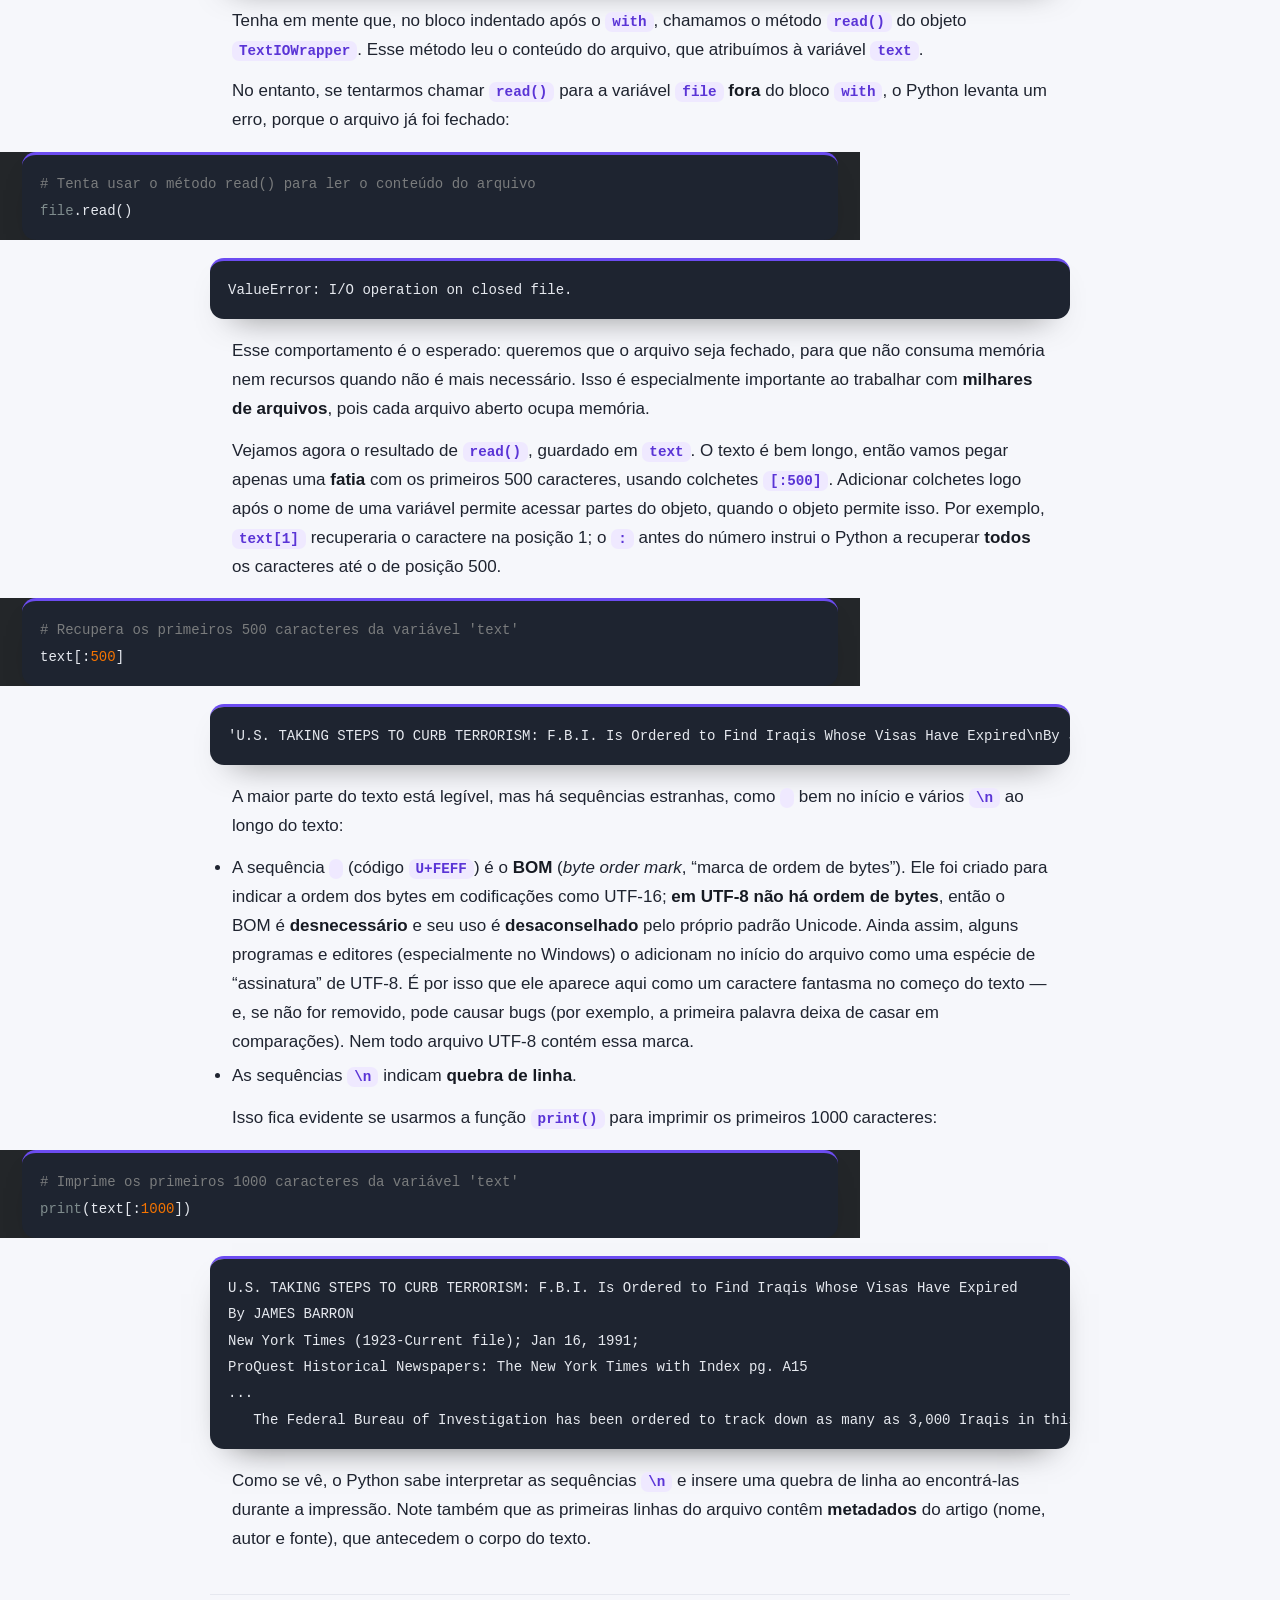
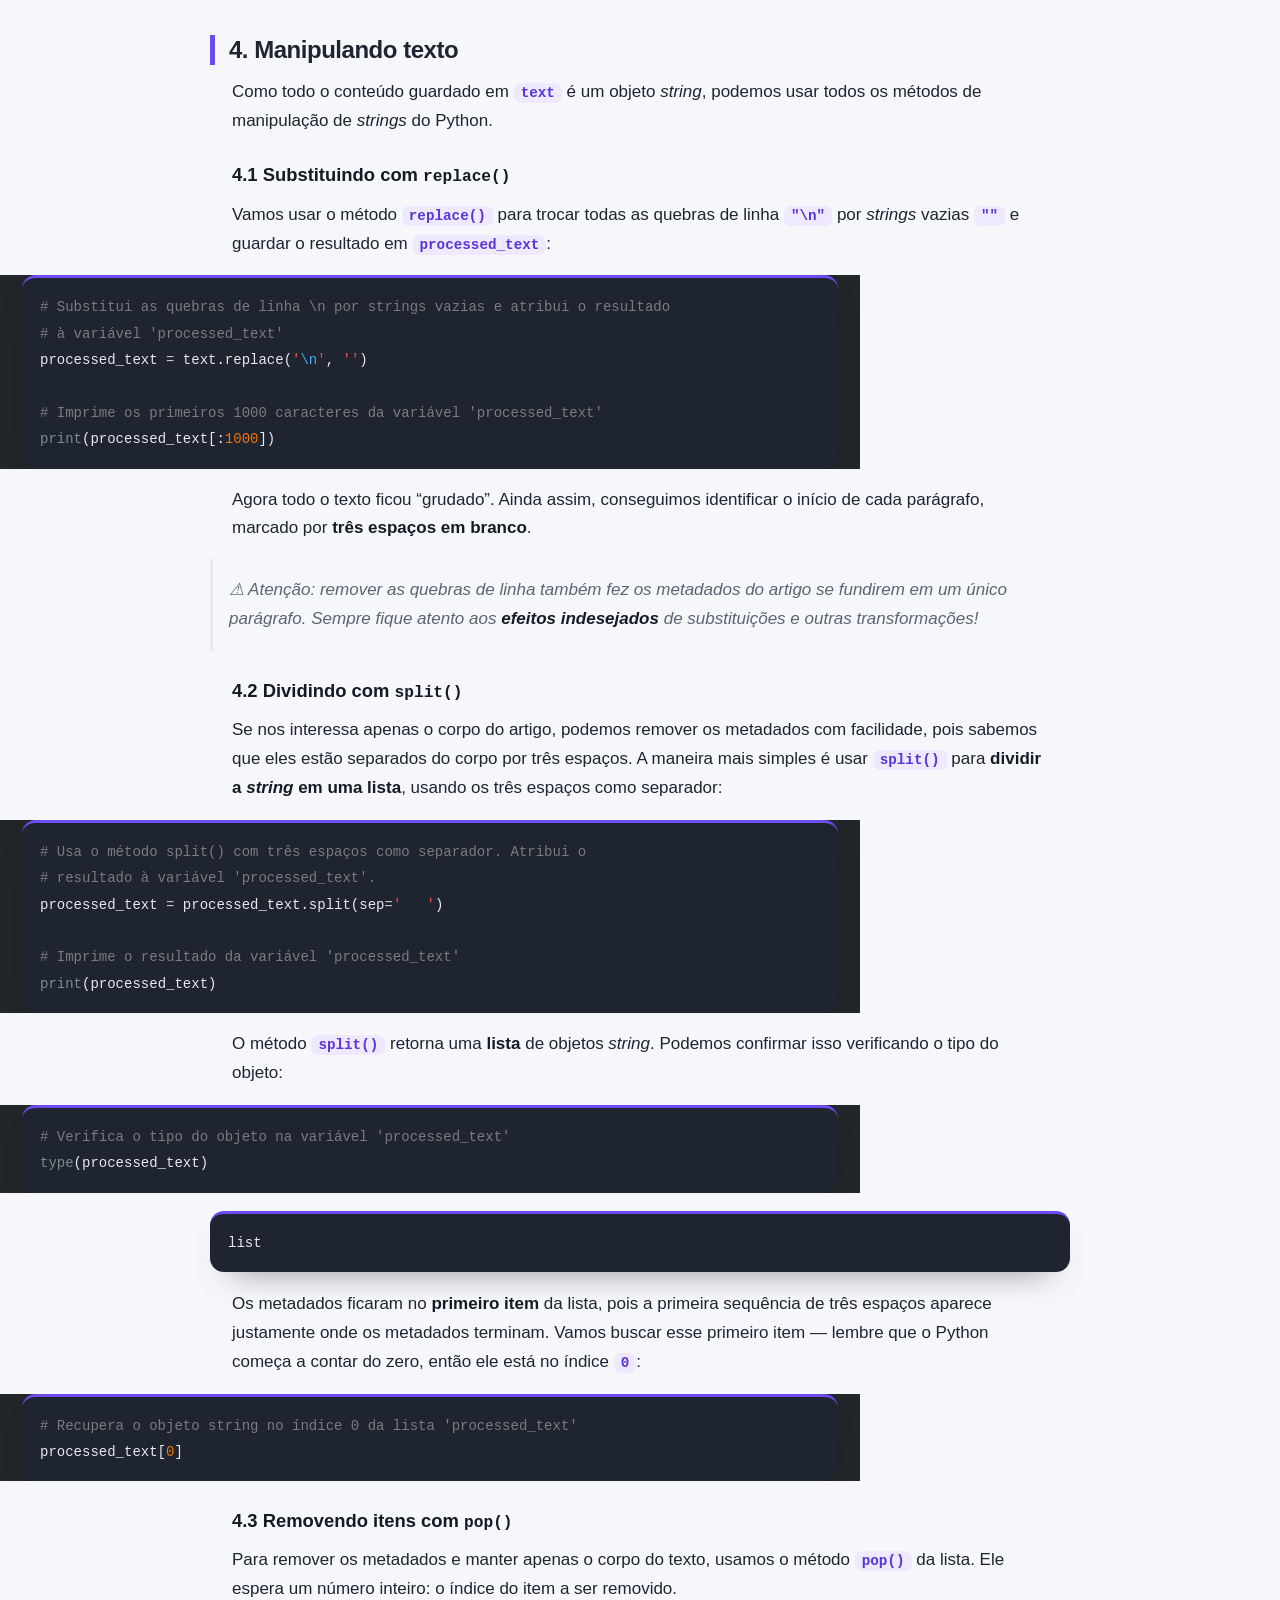
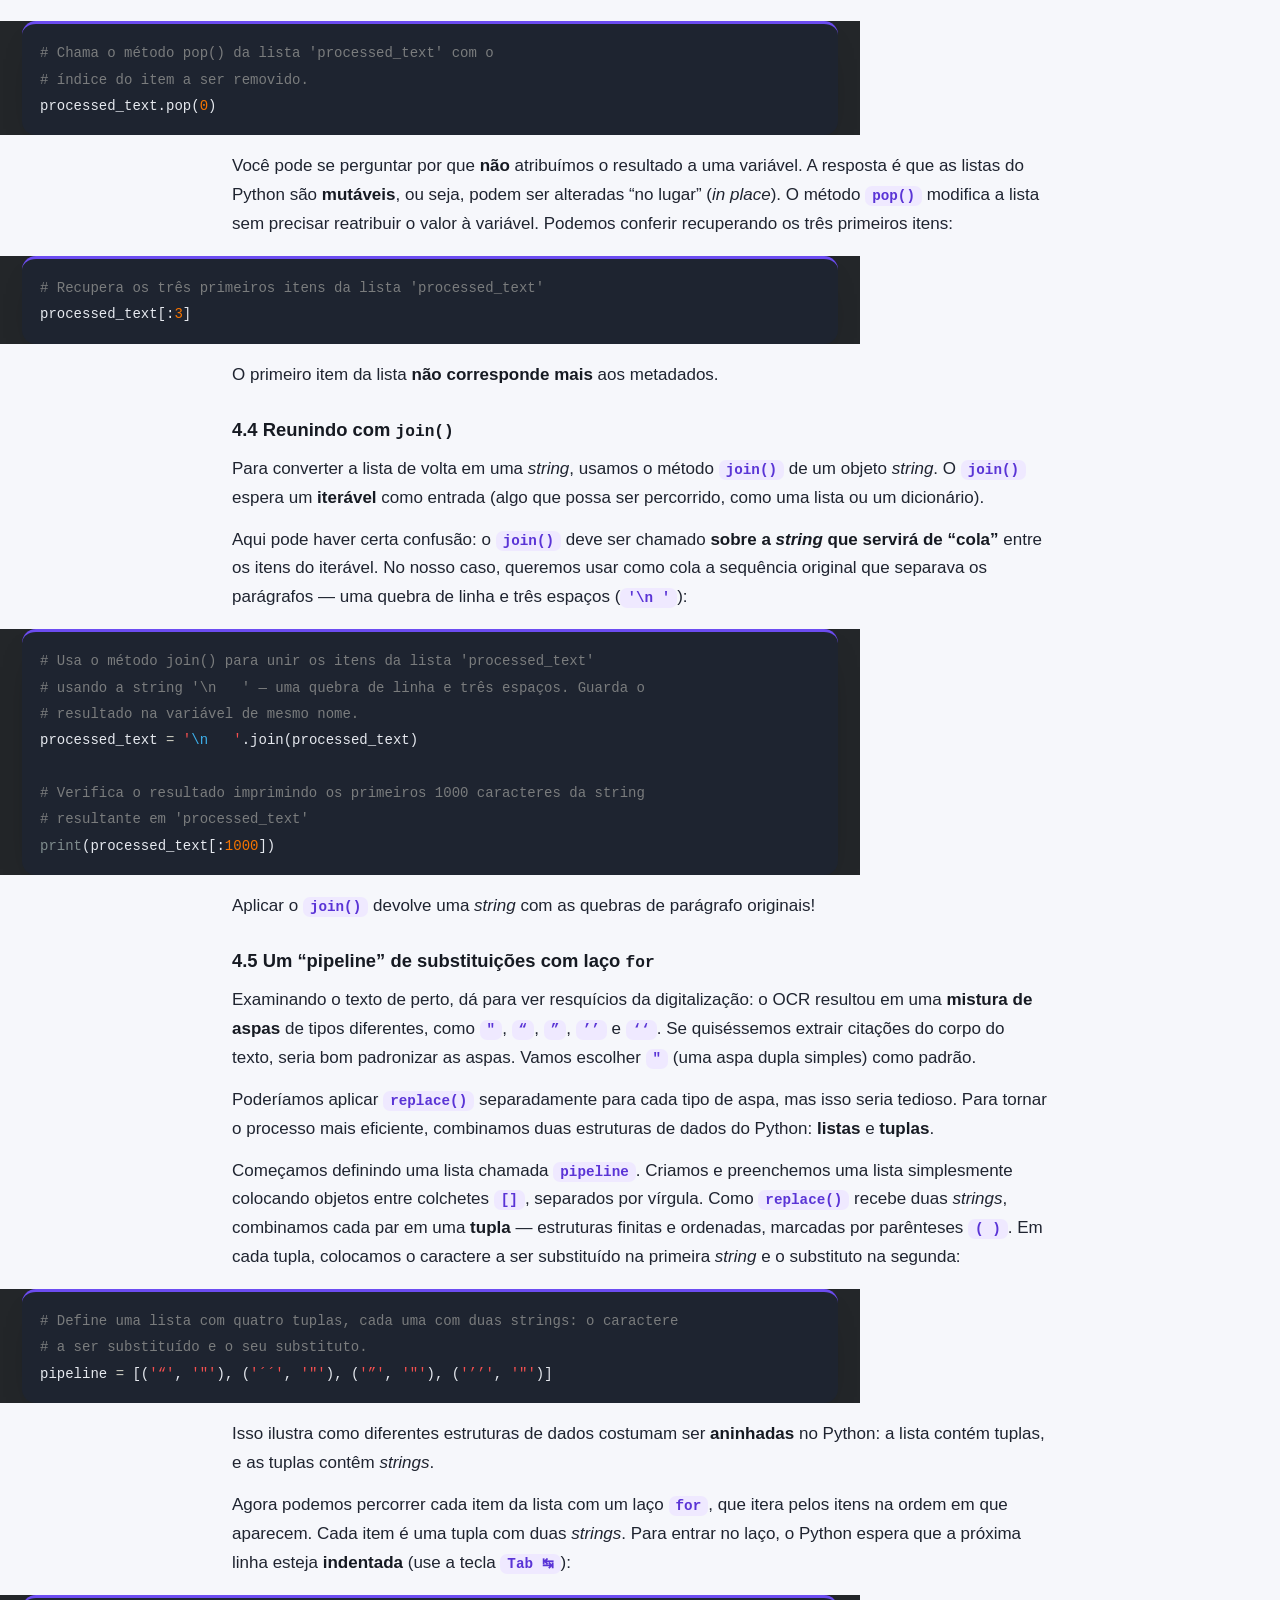
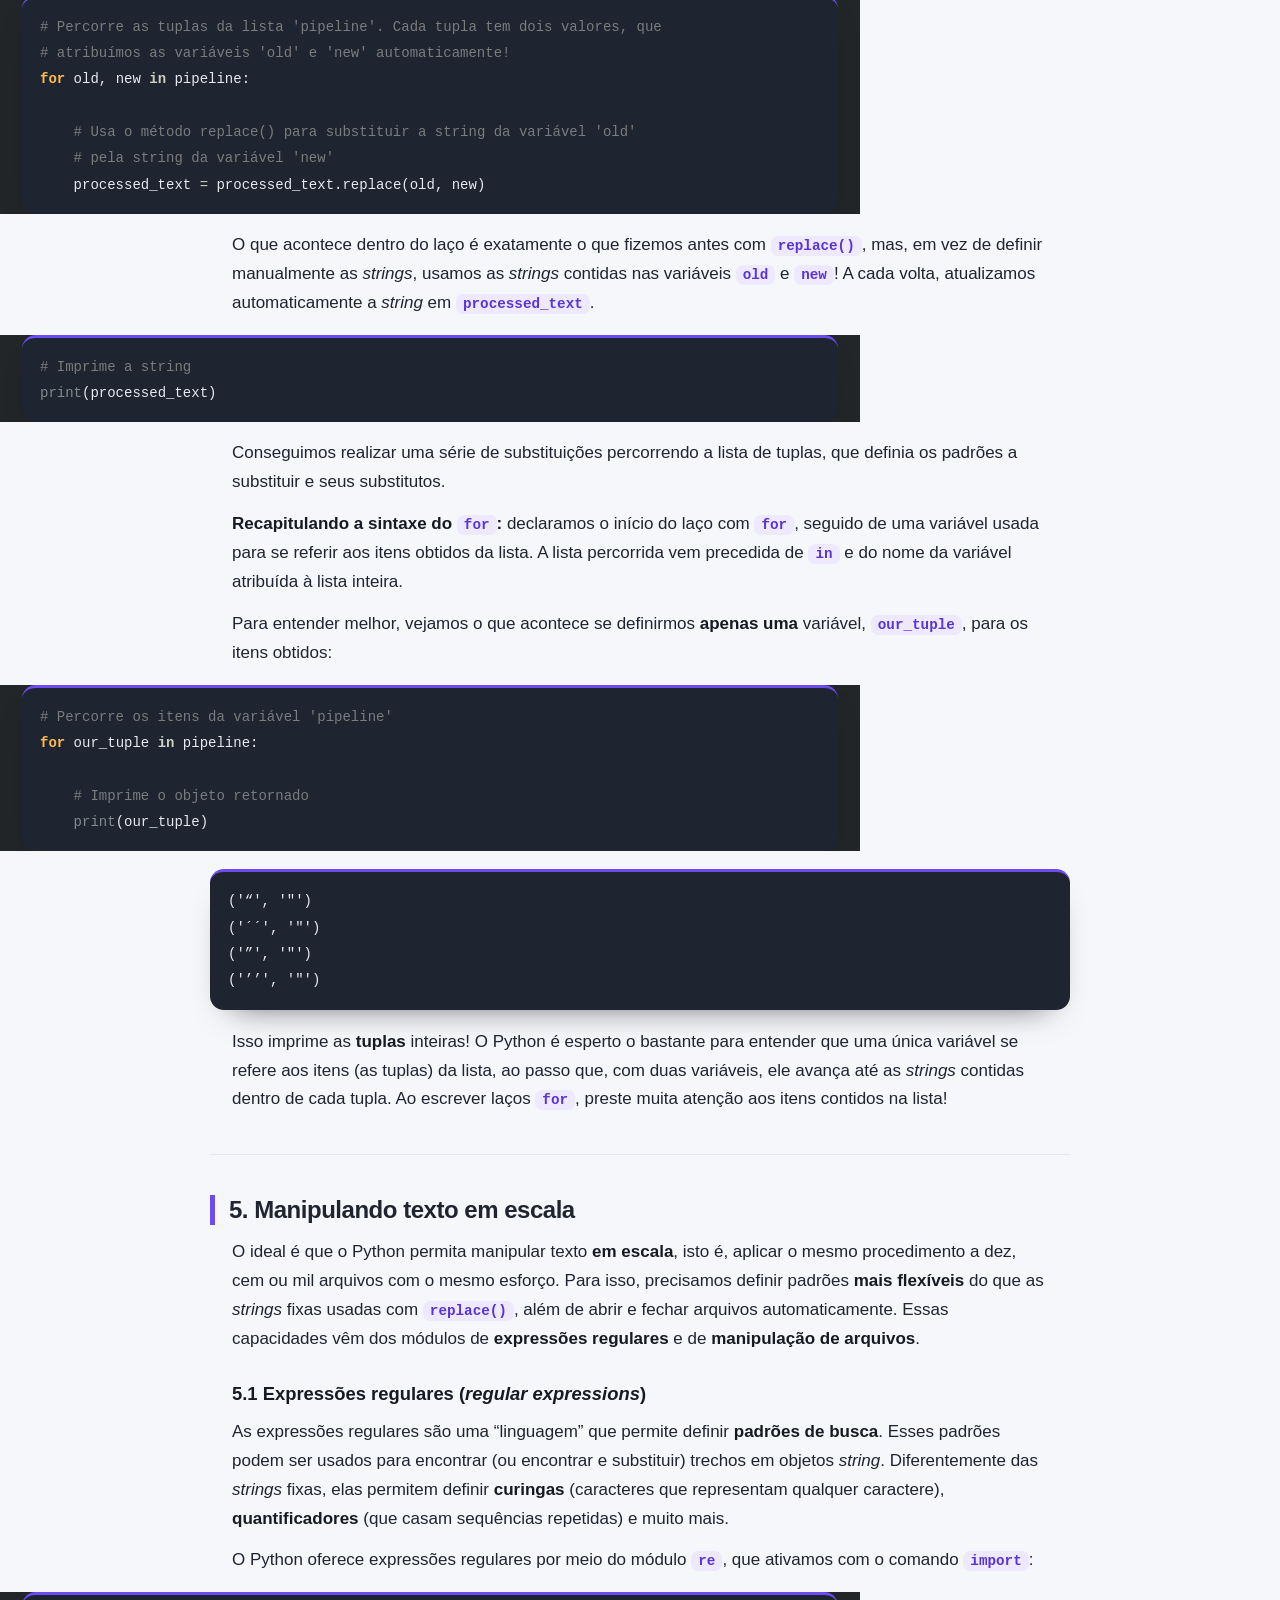
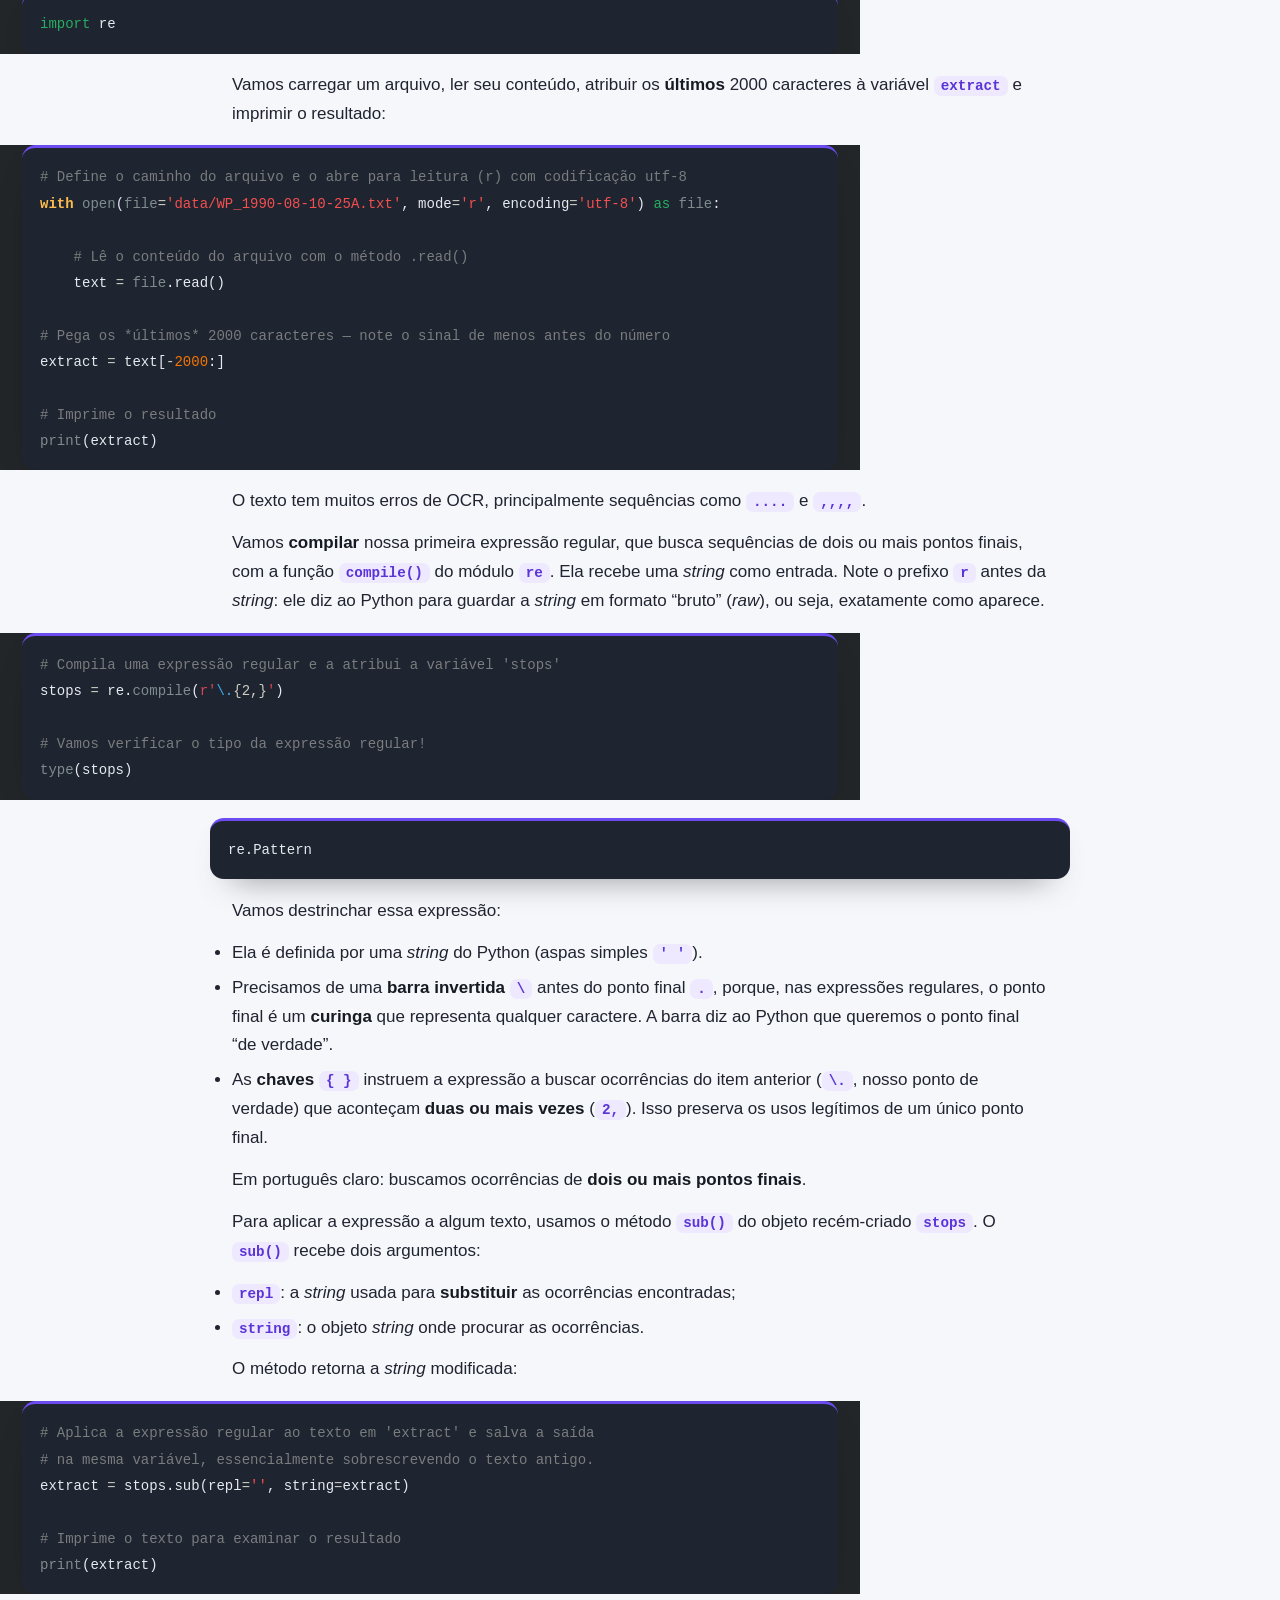
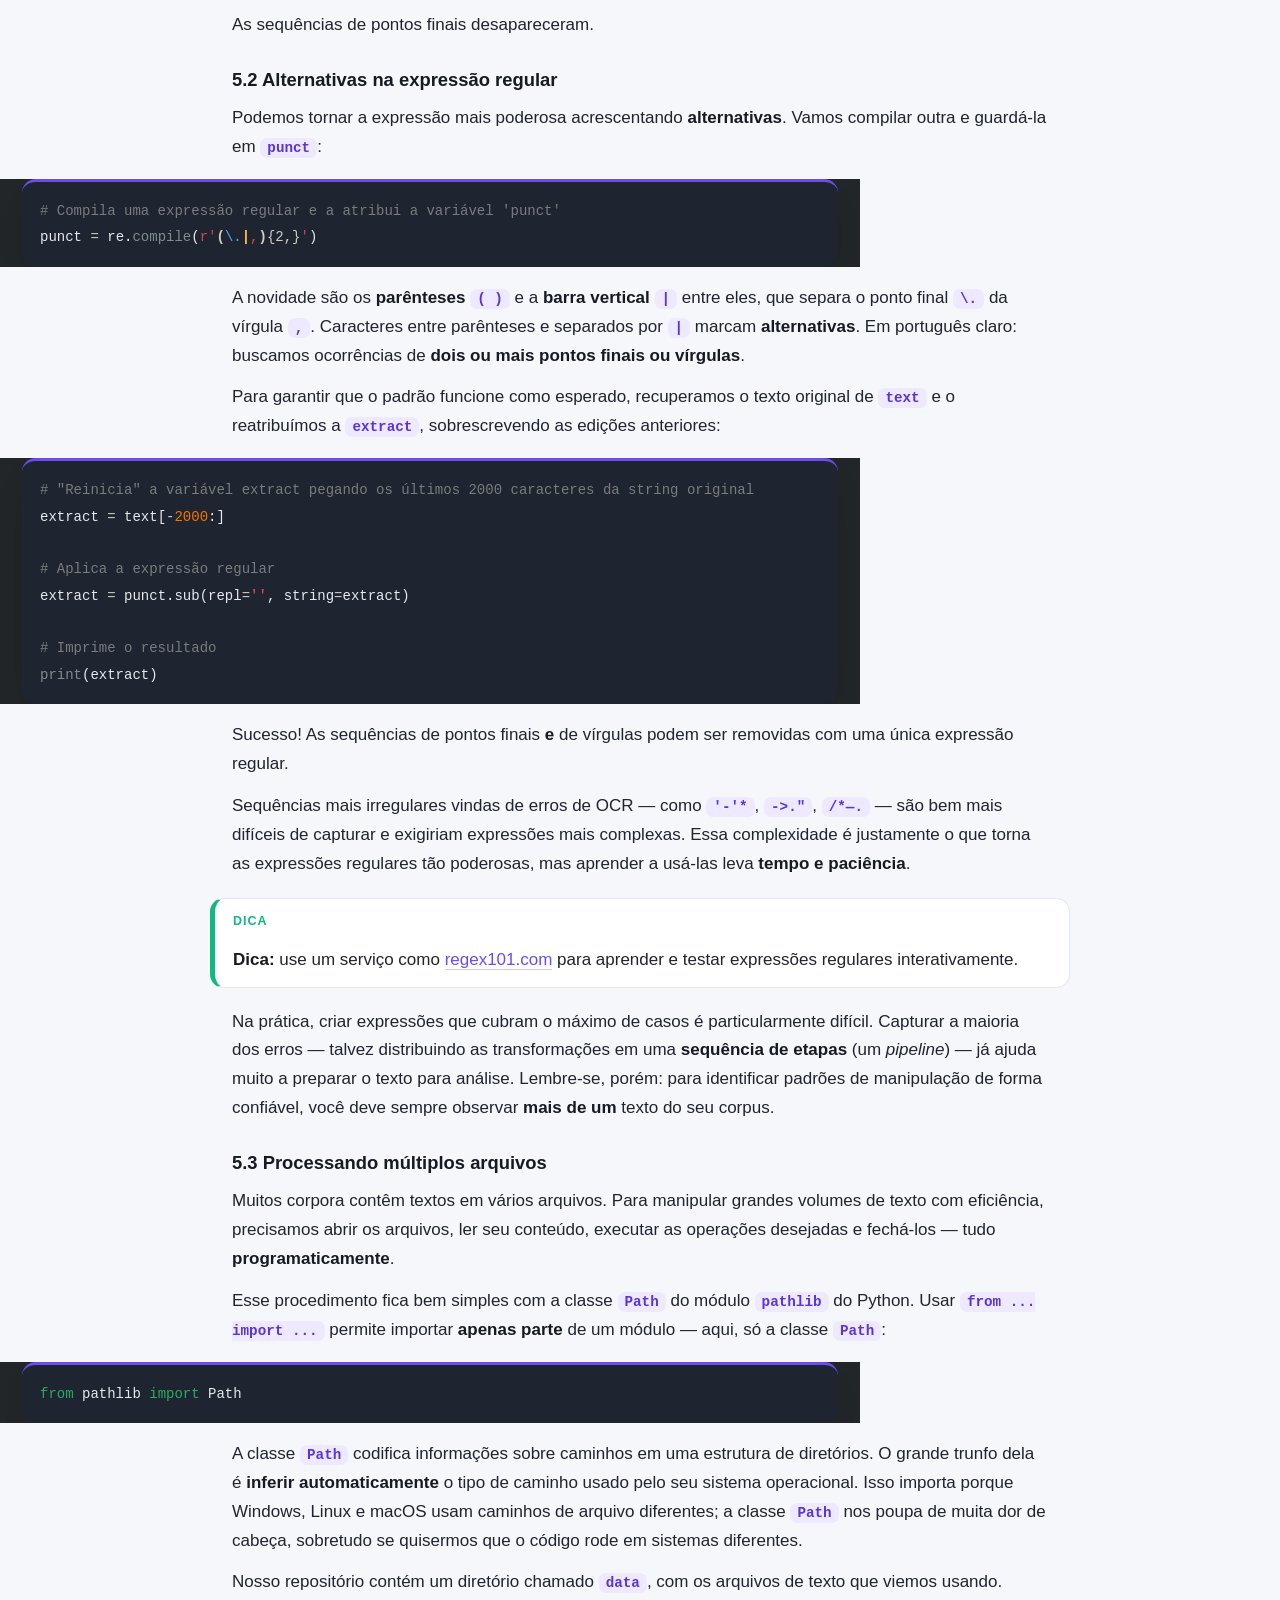
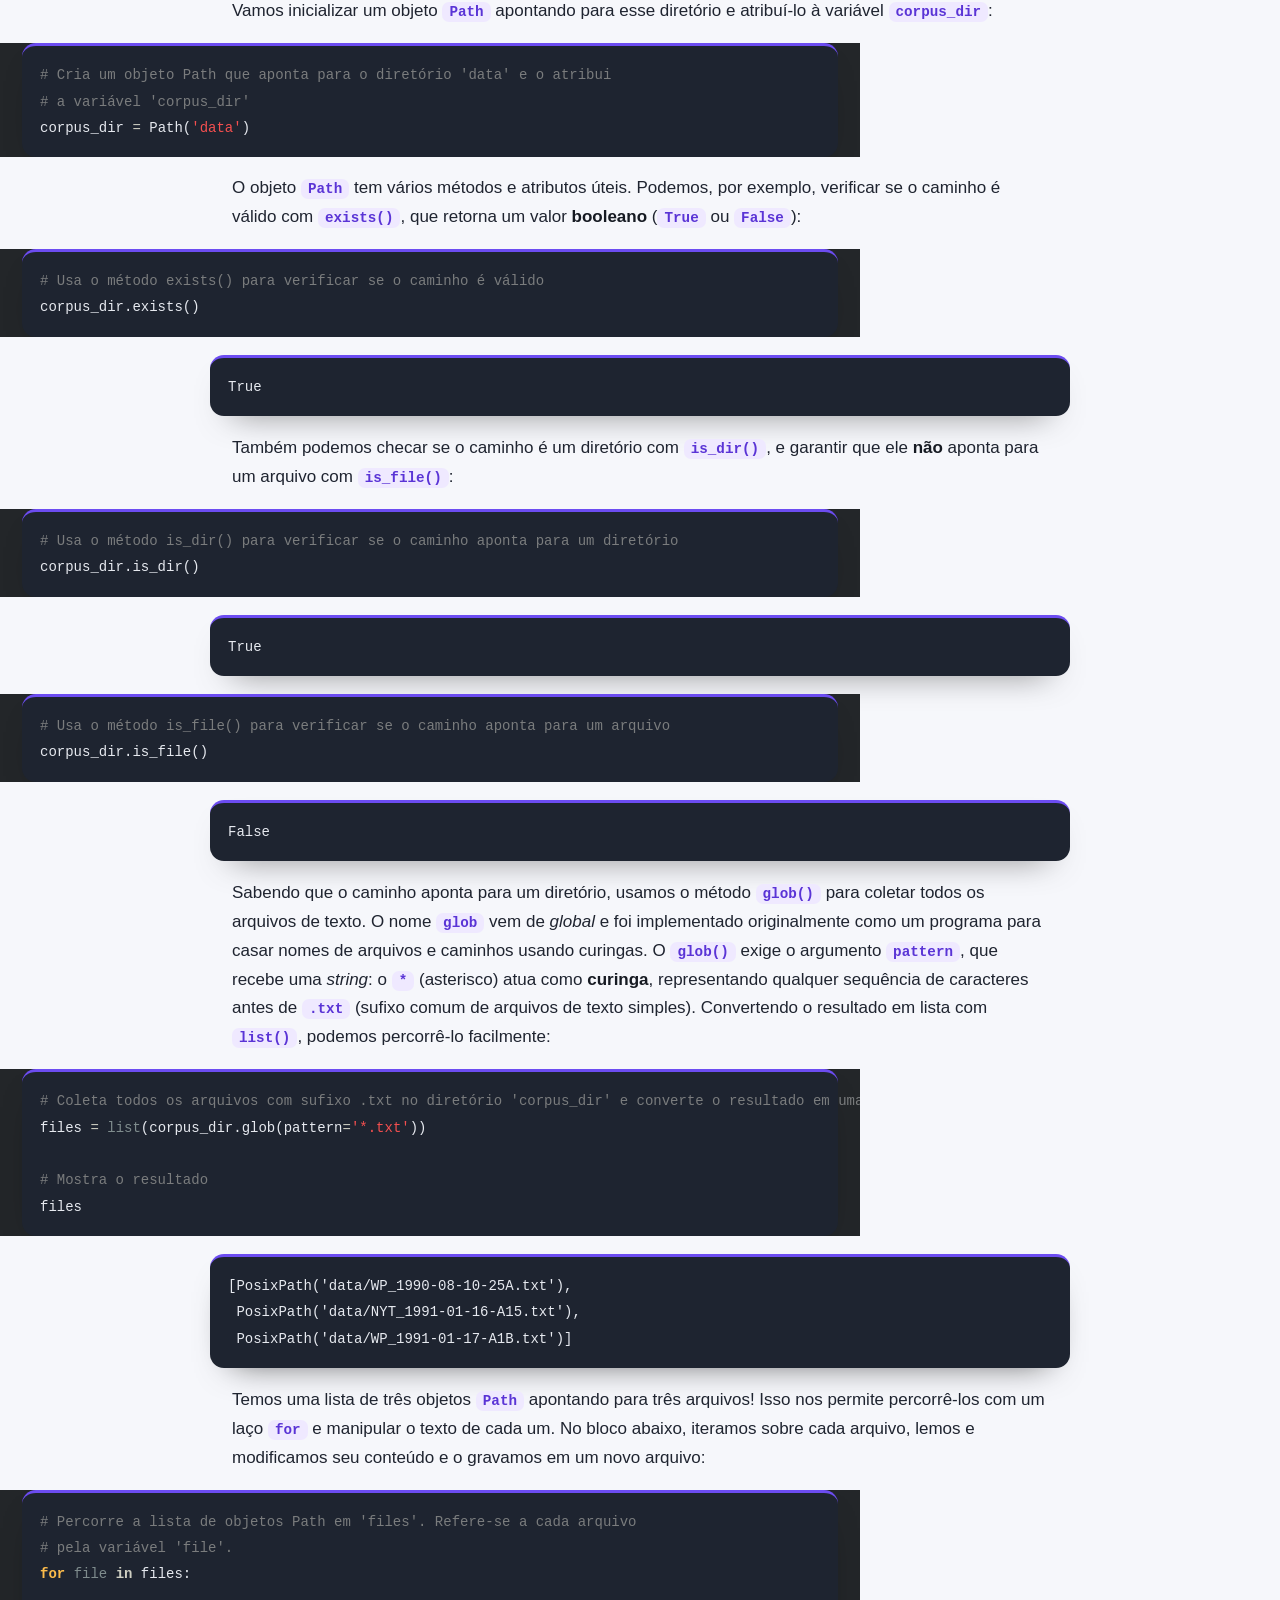
<file: Unidade-1/unidade1_manipulando_texto.html>
<!DOCTYPE html>
<html xmlns="http://www.w3.org/1999/xhtml" lang="pt-BR" xml:lang="pt-BR">
<head>
  <meta charset="utf-8" />
  <meta name="generator" content="pandoc 3.10.1" />
  <meta name="viewport" content="width=device-width, initial-scale=1.0, user-scalable=yes" />
  <meta name="author" content="CiberExt 26-29 · FEELT38103 · Universidade Federal de Uberlândia" />
  <meta name="dcterms.date" content="2026-01-01" />
  <title>Manipulando texto com Python</title>
  <style>

span.smallcaps{font-variant: small-caps;}
div.columns{display: flex; gap: 1.5em;}
div.column{flex: auto;}
@media screen {
div.columns{gap: min(4vw, 1.5em);}
div.column{overflow-x: auto;}
}
div.hanging-indent{margin-left: 1.5em; text-indent: -1.5em;}

ul.task-list[class]{list-style: none;}
ul.task-list li input[type="checkbox"] {
font-size: inherit;
width: 0.8em;
margin: 0 0.8em 0.2em -1.6em;
vertical-align: middle;
}

html { -webkit-text-size-adjust: 100%; }
pre > code.sourceCode { white-space: pre; position: relative; }
pre > code.sourceCode > span { display: inline-block; line-height: 1.25; }
pre > code.sourceCode > span:empty { height: 1.2em; }
.sourceCode { overflow: visible; }
code.sourceCode > span { color: inherit; text-decoration: inherit; }
div.sourceCode { margin: 1em 0; }
pre.sourceCode { margin: 0; }
@media screen {
div.sourceCode { overflow: auto; }
}
@media print {
pre > code.sourceCode { white-space: pre-wrap; }
pre > code.sourceCode > span { text-indent: -5em; padding-left: 5em; }
}
pre.numberSource code
{ counter-reset: source-line 0; }
pre.numberSource code > span
{ position: relative; left: -4em; counter-increment: source-line; }
pre.numberSource code > span > a:first-child::before
{ content: counter(source-line);
position: relative; left: -1em; text-align: right; vertical-align: baseline;
border: none; display: inline-block;
-webkit-touch-callout: none; -webkit-user-select: none;
-khtml-user-select: none; -moz-user-select: none;
-ms-user-select: none; user-select: none;
padding: 0 4px; width: 4em;
background-color: #232629;
color: #7a7c7d;
}
pre.numberSource { margin-left: 3em; border-left: 1px solid #7a7c7d; padding-left: 4px; }
div.sourceCode
{ color: #cfcfc2; background-color: #232629; }
@media screen {
pre > code.sourceCode > span > a:first-child::before { text-decoration: underline; }
}
code span { color: #cfcfc2; } 
code span.al { color: #95da4c; background-color: #4d1f24; font-weight: bold; } 
code span.an { color: #3f8058; } 
code span.at { color: #2980b9; } 
code span.bn { color: #f67400; } 
code span.bu { color: #7f8c8d; } 
code span.cf { color: #fdbc4b; font-weight: bold; } 
code span.ch { color: #3daee9; } 
code span.cn { color: #27aeae; font-weight: bold; } 
code span.co { color: #7a7c7d; } 
code span.cv { color: #7f8c8d; } 
code span.do { color: #a43340; } 
code span.dt { color: #2980b9; } 
code span.dv { color: #f67400; } 
code span.er { color: #da4453; text-decoration: underline; } 
code span.ex { color: #0099ff; font-weight: bold; } 
code span.fl { color: #f67400; } 
code span.fu { color: #8e44ad; } 
code span.im { color: #27ae60; } 
code span.in { color: #c45b00; } 
code span.kw { color: #cfcfc2; font-weight: bold; } 
code span.op { color: #cfcfc2; } 
code span.ot { color: #27ae60; } 
code span.pp { color: #27ae60; } 
code span.re { color: #2980b9; background-color: #153042; } 
code span.sc { color: #3daee9; } 
code span.ss { color: #da4453; } 
code span.st { color: #f44f4f; } 
code span.va { color: #27aeae; } 
code span.vs { color: #da4453; } 
code span.wa { color: #da4453; } 
</style>
  <style type="text/css">
:root{
--bg:#f6f7fb; --surface:#ffffff; --ink:#1f2430; --ink-strong:#161a22; --muted:#5b6472;
--accent:#6c4cf1; --accent2:#00b4d8; --accent-soft:#efe9ff; --inl-ink:#5a34d6;
--code-bg:#1e2430; --code-ink:#e6e9ef;
--border:#e6e8ef; --radius:16px;
--note:#3b82f6; --tip:#10b981; --warn:#f59e0b;
--table-head:#efe9ff; --table-stripe:#f8f9fc;
--mono:'SF Mono',ui-monospace,'JetBrains Mono','Fira Code',Menlo,Consolas,monospace;
--sans:-apple-system,BlinkMacSystemFont,'Segoe UI',Roboto,Inter,'Helvetica Neue',Arial,sans-serif;
}
@media (prefers-color-scheme:dark){
:root{--bg:#12141c;--surface:#1a1d27;--ink:#e6e9f0;--ink-strong:#fff;--muted:#9aa3b2;
--accent-soft:#2a2350;--inl-ink:#c8b6ff;--border:#2a2f3d;
--table-head:#241f43;--table-stripe:#171a23}
}
:root[data-theme="dark"]{--bg:#12141c;--surface:#1a1d27;--ink:#e6e9f0;--ink-strong:#fff;--muted:#9aa3b2;
--accent-soft:#2a2350;--inl-ink:#c8b6ff;--border:#2a2f3d;--table-head:#241f43;--table-stripe:#171a23}
:root[data-theme="light"]{--bg:#f6f7fb;--surface:#fff;--ink:#1f2430;--ink-strong:#161a22;--muted:#5b6472;
--accent-soft:#efe9ff;--inl-ink:#5a34d6;--border:#e6e8ef;--table-head:#efe9ff;--table-stripe:#f8f9fc}
*{box-sizing:border-box}
html{scroll-behavior:smooth}
body{margin:0;background:var(--bg);color:var(--ink);font-family:var(--sans);
line-height:1.7;font-size:17px;-webkit-font-smoothing:antialiased}

body > *{max-width:860px;margin-left:auto;margin-right:auto;padding-left:22px;padding-right:22px}
header#title-block-header{max-width:none;padding:52px 22px 40px;margin-bottom:32px;
background:linear-gradient(135deg,#6c4cf1 0%,#8b5cf6 45%,#00b4d8 120%);color:#fff;
box-shadow:0 18px 40px -20px rgba(108,76,241,.6)}
header#title-block-header > *{max-width:860px;margin:0 auto;padding:0}
header#title-block-header .title{font-size:2.1rem;font-weight:800;letter-spacing:-.02em;line-height:1.15;margin:0}
header#title-block-header .subtitle{font-size:1.1rem;opacity:.95;margin:8px 0 0;font-weight:600}
header#title-block-header .author,header#title-block-header .date{opacity:.9;font-size:.9rem;margin:6px 0 0}
h1,h2,h3{line-height:1.25}
h1{font-size:1.7rem;font-weight:800;color:var(--accent);margin:44px auto 14px;letter-spacing:-.02em}
h2{font-size:1.5rem;font-weight:800;letter-spacing:-.02em;margin:40px auto 12px;
padding-left:14px;border-left:5px solid var(--accent)}
h3{font-size:1.15rem;font-weight:700;color:var(--ink-strong);margin:28px auto 8px}
p{margin:13px auto}
a{color:var(--accent);text-decoration:none;border-bottom:1px solid rgba(108,76,241,.3)}
a:hover{border-color:var(--accent)}
a:focus-visible{outline:2px solid var(--accent2);outline-offset:2px}
strong{color:var(--ink-strong);font-weight:700}
ul,ol{margin:12px auto}
li{margin:6px 0}

code{font-family:var(--mono);font-size:.88em}
p code,li code,td code{background:var(--accent-soft);color:var(--inl-ink);
padding:2px 7px;border-radius:7px;font-weight:600;font-size:.84em}
pre{background:var(--code-bg);color:var(--code-ink);border-radius:14px;padding:16px 18px;
overflow-x:auto;margin:18px auto;border-top:3px solid var(--accent);
box-shadow:0 16px 34px -22px rgba(0,0,0,.7);line-height:1.55}
pre code{background:none;color:inherit;padding:0;font-weight:400;font-size:14px}

div.dica,div.nota,div.atencao,div.objetivos{
border:1px solid var(--border);border-left:5px solid var(--accent);
background:var(--surface);border-radius:14px;padding:12px 18px;margin:20px auto}
div.dica{border-left-color:var(--tip)}
div.nota{border-left-color:var(--note)}
div.atencao{border-left-color:var(--warn)}
div.objetivos{border-left-color:var(--accent);background:var(--accent-soft)}
div.dica::before{content:"Dica";color:var(--tip)}
div.nota::before{content:"Nota";color:var(--note)}
div.atencao::before{content:"Atenção";color:var(--warn)}
div.objetivos::before{content:"Objetivos";color:var(--accent)}
div.dica::before,div.nota::before,div.atencao::before,div.objetivos::before{
display:block;font-weight:800;font-size:.78rem;letter-spacing:.08em;text-transform:uppercase;margin-bottom:4px}
div.dica p:last-child,div.nota p:last-child,div.atencao p:last-child,div.objetivos :last-child{margin-bottom:0}

table{border-collapse:collapse;width:100%;font-size:.92rem;margin:18px auto;
border:1px solid var(--border);border-radius:10px;overflow:hidden;display:block;overflow-x:auto}
th,td{padding:8px 12px;text-align:left;border-bottom:1px solid var(--border)}
thead th{background:var(--table-head);color:var(--ink-strong);font-weight:700}
tbody tr:nth-child(even){background:var(--table-stripe)}
blockquote{margin:16px auto;padding:4px 0 4px 16px;border-left:3px solid var(--border);
color:var(--muted);font-style:italic}
hr{border:none;border-top:1px solid var(--border);margin:40px auto}
@media (prefers-reduced-motion:reduce){html{scroll-behavior:auto}}
</style>
</head>
<body>
<header id="title-block-header">
<h1 class="title">Manipulando texto com Python</h1>
<p class="subtitle">Trabalhando com Texto em Python I · Unidade 1</p>
<p class="author">CiberExt 26-29 · FEELT38103 · Universidade Federal de
Uberlândia</p>
<p class="date">2026</p>
</header>
<nav id="TOC" role="doc-toc">
<ul>
<li><a href="#computadores-e-texto" id="toc-computadores-e-texto">1.
Computadores e texto</a></li>
<li><a href="#codificação-de-texto-text-encoding" id="toc-codificação-de-texto-text-encoding">2. Codificação de texto
(<em>text encoding</em>)</a></li>
<li><a href="#carregando-arquivos-de-texto-simples-no-python" id="toc-carregando-arquivos-de-texto-simples-no-python">3. Carregando
arquivos de texto simples no Python</a></li>
<li><a href="#manipulando-texto" id="toc-manipulando-texto">4.
Manipulando texto</a></li>
<li><a href="#manipulando-texto-em-escala" id="toc-manipulando-texto-em-escala">5. Manipulando texto em
escala</a></li>
<li><a href="#quiz" id="toc-quiz">Quiz</a></li>
<li><a href="#resumo-da-unidade" id="toc-resumo-da-unidade">Resumo da
unidade</a></li>
</ul>
</nav>
<h3 id="objetivos-de-aprendizagem">Objetivos de aprendizagem</h3>
<p>Ao final desta unidade, você deverá ser capaz de:</p>
<ul>
<li><strong>compreender a diferença</strong> entre texto formatado
(<em>rich text</em>), texto estruturado (<em>structured text</em>) e
texto simples (<em>plain text</em>);</li>
<li><strong>entender o conceito</strong> de codificação de caracteres
(<em>text encoding</em>);</li>
<li><strong>carregar arquivos</strong> de texto simples no Python e
<strong>manipular</strong> o seu conteúdo;</li>
<li><strong>definir padrões flexíveis</strong> de busca com expressões
regulares;</li>
<li><strong>processar vários arquivos</strong> de uma só vez e salvar os
resultados.</li>
</ul>
<hr />
<h2 id="computadores-e-texto">1. Computadores e texto</h2>
<p>Os computadores podem armazenar e representar texto em formatos
diferentes. Conhecer a distinção entre esses tipos é
<strong>fundamental</strong> para processá‑los programaticamente, porque
cada formato traz consigo informações (ou ruídos) distintos.</p>
<h3 id="o-que-é-texto-formatado-rich-text">1.1 O que é texto formatado
(<em>rich text</em>)?</h3>
<p>Processadores de texto, como o Microsoft Word, produzem <strong>texto
formatado</strong> (<em>rich text</em>): texto cuja aparência foi
estilizada de alguma maneira específica.</p>
<p>O texto formatado permite definir estilos visuais para os elementos
do documento. Títulos, por exemplo, podem usar uma fonte diferente da do
corpo do texto, que por sua vez pode empregar itálico ou negrito para
dar ênfase. O texto formatado também pode incluir imagens, tabelas e
outros elementos.</p>
<p>Esse é o formato padrão dos processadores de texto modernos do tipo
<em>WYSIWYG</em> (<em>what you see is what you get</em> — “o que você vê
é o que você obtém”).</p>
<h3 id="o-que-é-texto-simples-plain-text">1.2 O que é texto simples
(<em>plain text</em>)?</h3>
<p>Diferentemente do texto formatado, o <strong>texto simples</strong>
(<em>plain text</em>) não contém nenhuma informação sobre a aparência
visual: ele é feito <strong>apenas de caracteres</strong>.</p>
<p>Neste contexto, “caracteres” abrange letras, números, sinais de
pontuação, espaços e quebras de linha. A definição de texto simples é um
tanto flexível, mas, em geral, refere‑se a texto sem qualquer informação
de formatação ou estilo.</p>
<h3 id="o-que-é-texto-estruturado-structured-text">1.3 O que é texto
estruturado (<em>structured text</em>)?</h3>
<p>O <strong>texto estruturado</strong> (<em>structured text</em>) pode
ser entendido como um caso especial de texto simples que inclui
sequências de caracteres usadas para <strong>formatar o texto para
exibição</strong>.</p>
<p>São exemplos de texto estruturado os textos descritos por linguagens
de marcação como XML, Markdown ou HTML.</p>
<p>O exemplo abaixo mostra uma frase em texto simples envolvida por
marcadores (<em>tags</em>) HTML de parágrafo <code>&lt;p&gt;</code>. A
marca de abertura <code>&lt;p&gt;</code> e a de fechamento
<code>&lt;/p&gt;</code> informam ao computador que todo o conteúdo
colocado entre elas forma um parágrafo:</p>
<div class="sourceCode" id="cb1"><pre class="sourceCode html"><code class="sourceCode html"><span id="cb1-1"><a href="#cb1-1" aria-hidden="true" tabindex="-1"></a><span class="dt">&lt;</span><span class="kw">p</span><span class="dt">&gt;</span>This is an example sentence.<span class="dt">&lt;/</span><span class="kw">p</span><span class="dt">&gt;</span></span></code></pre></div>
<p>Essa informação é usada para estruturar o texto simples no momento de
renderizá‑lo para exibição, normalmente aplicando estilo à sua
aparência.</p>
<h3 id="por-que-isso-importa">1.4 Por que isso importa?</h3>
<p>Ao reunir um conjunto de textos para formar um
<strong>corpus</strong>, é bem provável que parte deles tenha origem em
formato formatado ou estruturado, dependendo do meio de onde vieram:</p>
<ul>
<li>Se você coleta documentos impressos que foram digitalizados por
<strong>reconhecimento óptico de caracteres</strong> (<em>optical
character recognition</em>, OCR) e depois convertidos de texto formatado
para texto simples, a remoção das informações de formatação tende a
<strong>introduzir erros</strong> no texto resultante. Trabalhar com
esse tipo de OCR “sujo” pode afetar os resultados da análise textual
(Hill &amp; Hengchen, 2019).</li>
<li>Se você coleta documentos digitais raspando fóruns de discussão ou
sites, é provável que encontre vestígios de texto estruturado na forma
de marcadores de marcação, que podem ser arrastados para o texto simples
durante a conversão.</li>
</ul>
<p>O texto simples é, de longe, o formato <strong>mais
interoperável</strong> para texto, por ser fácil de ler para os
computadores. É por isso que as linguagens de programação trabalham com
texto simples — e, se você pretende usar programação para manipular
texto, precisa saber o que é texto simples.</p>
<div class="nota">
<p><strong>Em resumo:</strong> ao trabalhar com texto simples, muitas
vezes será preciso lidar com os vestígios deixados pela conversão a
partir de texto formatado ou estruturado.</p>
</div>
<hr />
<h2 id="codificação-de-texto-text-encoding">2. Codificação de texto
(<em>text encoding</em>)</h2>
<p>Para serem lidos pelos computadores, os textos simples precisam ser
<strong>codificados</strong>. Isso é feito por meio da
<strong>codificação de caracteres</strong> (<em>character
encoding</em>), que mapeia cada caractere (letras, números, pontuação,
espaços…) para uma representação numérica compreendida pela máquina.</p>
<p>O ideal seria não termos de lidar com operações de baixo nível como a
codificação de caracteres — mas, na prática, precisamos, porque existem
<strong>vários sistemas</strong> de codificação e eles <strong>não são
compatíveis entre si</strong>. Essa é a origem de boa parte das dores de
cabeça de quem trabalha com texto simples.</p>
<p>Há dois sistemas de codificação com os quais você provavelmente vai
se deparar: <strong>ASCII</strong> e <strong>Unicode</strong>.</p>
<h3 id="ascii">2.1 ASCII</h3>
<p>O <strong>ASCII</strong> (<em>American Standard Code for Information
Interchange</em>) é um sistema pioneiro de codificação de caracteres que
serviu de base para muitos sistemas modernos.</p>
<p>O ASCII ainda é bastante usado, mas é <strong>muito limitado</strong>
quanto à variedade de caracteres. Se o seu idioma inclui caracteres como
<code>ä</code>, <code>ö</code> — ou os nossos <code>á</code>,
<code>ç</code>, <code>ã</code> —, o ASCII não dá conta.</p>
<h3 id="unicode">2.2 Unicode</h3>
<p>O <strong>Unicode</strong> é um padrão para codificar texto na
maioria dos sistemas de escrita usados no mundo, cobrindo cerca de
<strong>140 mil caracteres</strong> entre escritas modernas e
históricas, símbolos e emojis.</p>
<p>Por exemplo, o emoji de fatia de pizza 🍕 tem o “código” Unicode
<code>U+1F355</code>, enquanto o código correspondente a um espaço em
branco é <code>U+0020</code>.</p>
<p>O Unicode pode ser implementado por diferentes codificações, como o
<strong>UTF‑8</strong>, definido pelo próprio padrão Unicode.</p>
<p>O UTF‑8 é <strong>retrocompatível com o ASCII</strong>. Em outras
palavras, as codificações do ASCII formam um subconjunto do UTF‑8 — o
que facilita bastante a nossa vida. Assim, mesmo que um arquivo de texto
simples tenha sido codificado em ASCII, podemos decodificá‑lo como
UTF‑8; <strong>o contrário, porém, não vale</strong>.</p>
<hr />
<h2 id="carregando-arquivos-de-texto-simples-no-python">3. Carregando
arquivos de texto simples no Python</h2>
<p>Arquivos de texto simples podem ser carregados no Python com a função
<code>open()</code>.</p>
<p>O primeiro argumento de <code>open()</code> deve ser uma
<em>string</em> contendo o <strong>caminho</strong> para o arquivo que
será aberto. Aqui, temos um caminho que aponta para um arquivo chamado
<code>NYT_1991-01-16-A15.txt</code>, localizado em um diretório chamado
<code>data</code>. Na definição do caminho, o diretório e o nome do
arquivo são separados por uma barra <code>/</code>.</p>
<p>Para acessar o arquivo apontado por esse caminho, passamos o caminho
como <em>string</em> ao argumento <code>file</code> da função
<code>open()</code>:</p>
<div class="sourceCode" id="cb2"><pre class="sourceCode python"><code class="sourceCode python"><span id="cb2-1"><a href="#cb2-1" aria-hidden="true" tabindex="-1"></a><span class="bu">open</span>(<span class="bu">file</span><span class="op">=</span><span class="st">&#39;data/NYT_1991-01-16-A15.txt&#39;</span>, mode<span class="op">=</span><span class="st">&#39;r&#39;</span>, encoding<span class="op">=</span><span class="st">&#39;utf-8&#39;</span>)</span></code></pre></div>
<p>Vale entender os demais argumentos:</p>
<ul>
<li>Por padrão, o Python 3 assume que o texto está codificado em
<strong>UTF‑8</strong>, mas podemos deixar isso explícito com o
argumento <code>encoding</code>, passando a <em>string</em>
<code>utf-8</code>.</li>
<li>O argumento <code>mode</code> define o que queremos fazer com o
arquivo. A <em>string</em> <code>r</code> (de <em>read</em>) indica que
queremos <strong>apenas ler</strong> o arquivo.</li>
<li>Usamos <code>open()</code> junto da instrução <code>with</code>, que
garante que o arquivo será <strong>fechado</strong> após executarmos o
que precisamos dentro do bloco de código indentado que segue o
<code>with</code>. Isso evita que o arquivo continue consumindo memória
e recursos depois que não precisamos mais dele.</li>
</ul>
<div class="sourceCode" id="cb3"><pre class="sourceCode python"><code class="sourceCode python"><span id="cb3-1"><a href="#cb3-1" aria-hidden="true" tabindex="-1"></a><span class="co"># Abre um arquivo e o atribui à variável &#39;file&#39;</span></span>
<span id="cb3-2"><a href="#cb3-2" aria-hidden="true" tabindex="-1"></a><span class="cf">with</span> <span class="bu">open</span>(<span class="bu">file</span><span class="op">=</span><span class="st">&#39;data/NYT_1991-01-16-A15.txt&#39;</span>, mode<span class="op">=</span><span class="st">&#39;r&#39;</span>, encoding<span class="op">=</span><span class="st">&#39;utf-8&#39;</span>) <span class="im">as</span> <span class="bu">file</span>:</span>
<span id="cb3-3"><a href="#cb3-3" aria-hidden="true" tabindex="-1"></a></span>
<span id="cb3-4"><a href="#cb3-4" aria-hidden="true" tabindex="-1"></a>    <span class="co"># A instrução &#39;with&#39; deve ser seguida por um bloco de código indentado.</span></span>
<span id="cb3-5"><a href="#cb3-5" aria-hidden="true" tabindex="-1"></a>    <span class="co"># Aqui chamamos o método read() para ler o conteúdo do arquivo e</span></span>
<span id="cb3-6"><a href="#cb3-6" aria-hidden="true" tabindex="-1"></a>    <span class="co"># atribuímos o resultado à variável &#39;text&#39;.</span></span>
<span id="cb3-7"><a href="#cb3-7" aria-hidden="true" tabindex="-1"></a>    text <span class="op">=</span> <span class="bu">file</span>.read()</span></code></pre></div>
<p>Repare que <code>with</code> e <code>open()</code> são seguidos da
palavra <code>as</code> e de uma variável chamada <code>file</code>.
Isso instrui o Python a atribuir à variável <code>file</code> aquilo que
<code>open()</code> retornar.</p>
<p>Se agora chamarmos a variável <code>file</code>, obtemos um objeto
Python do tipo <code>TextIOWrapper</code>, que carrega três informações:
o caminho do arquivo (no argumento <code>name</code>) e os argumentos
<code>mode</code> e <code>encoding</code> que definimos acima:</p>
<div class="sourceCode" id="cb4"><pre class="sourceCode python"><code class="sourceCode python"><span id="cb4-1"><a href="#cb4-1" aria-hidden="true" tabindex="-1"></a><span class="co"># Chama a variável para examinar o objeto</span></span>
<span id="cb4-2"><a href="#cb4-2" aria-hidden="true" tabindex="-1"></a><span class="bu">file</span></span></code></pre></div>
<pre class="text"><code>&lt;_io.TextIOWrapper name=&#39;data/NYT_1991-01-16-A15.txt&#39; mode=&#39;r&#39; encoding=&#39;utf-8&#39;&gt;</code></pre>
<p>Tenha em mente que, no bloco indentado após o <code>with</code>,
chamamos o método <code>read()</code> do objeto
<code>TextIOWrapper</code>. Esse método leu o conteúdo do arquivo, que
atribuímos à variável <code>text</code>.</p>
<p>No entanto, se tentarmos chamar <code>read()</code> para a variável
<code>file</code> <strong>fora</strong> do bloco <code>with</code>, o
Python levanta um erro, porque o arquivo já foi fechado:</p>
<div class="sourceCode" id="cb6"><pre class="sourceCode python"><code class="sourceCode python"><span id="cb6-1"><a href="#cb6-1" aria-hidden="true" tabindex="-1"></a><span class="co"># Tenta usar o método read() para ler o conteúdo do arquivo</span></span>
<span id="cb6-2"><a href="#cb6-2" aria-hidden="true" tabindex="-1"></a><span class="bu">file</span>.read()</span></code></pre></div>
<pre class="text"><code>ValueError: I/O operation on closed file.</code></pre>
<p>Esse comportamento é o esperado: queremos que o arquivo seja fechado,
para que não consuma memória nem recursos quando não é mais necessário.
Isso é especialmente importante ao trabalhar com <strong>milhares de
arquivos</strong>, pois cada arquivo aberto ocupa memória.</p>
<p>Vejamos agora o resultado de <code>read()</code>, guardado em
<code>text</code>. O texto é bem longo, então vamos pegar apenas uma
<strong>fatia</strong> com os primeiros 500 caracteres, usando colchetes
<code>[:500]</code>. Adicionar colchetes logo após o nome de uma
variável permite acessar partes do objeto, quando o objeto permite isso.
Por exemplo, <code>text[1]</code> recuperaria o caractere na posição 1;
o <code>:</code> antes do número instrui o Python a recuperar
<strong>todos</strong> os caracteres até o de posição 500.</p>
<div class="sourceCode" id="cb8"><pre class="sourceCode python"><code class="sourceCode python"><span id="cb8-1"><a href="#cb8-1" aria-hidden="true" tabindex="-1"></a><span class="co"># Recupera os primeiros 500 caracteres da variável &#39;text&#39;</span></span>
<span id="cb8-2"><a href="#cb8-2" aria-hidden="true" tabindex="-1"></a>text[:<span class="dv">500</span>]</span></code></pre></div>
<pre class="text"><code>&#39;﻿U.S. TAKING STEPS TO CURB TERRORISM: F.B.I. Is Ordered to Find Iraqis Whose Visas Have Expired\nBy JAMES BARRON\nNew York Times (1923-Current file); Jan 16, 1991; ... the Justice Department&#39;</code></pre>
<p>A maior parte do texto está legível, mas há sequências estranhas,
como <code>﻿</code> bem no início e vários <code>\n</code> ao longo do
texto:</p>
<ul>
<li>A sequência <code>﻿</code> (código <code>U+FEFF</code>) é o
<strong>BOM</strong> (<em>byte order mark</em>, “marca de ordem de
bytes”). Ele foi criado para indicar a ordem dos bytes em codificações
como UTF‑16; <strong>em UTF‑8 não há ordem de bytes</strong>, então o
BOM é <strong>desnecessário</strong> e seu uso é
<strong>desaconselhado</strong> pelo próprio padrão Unicode. Ainda
assim, alguns programas e editores (especialmente no Windows) o
adicionam no início do arquivo como uma espécie de “assinatura” de
UTF‑8. É por isso que ele aparece aqui como um caractere fantasma no
começo do texto — e, se não for removido, pode causar bugs (por exemplo,
a primeira palavra deixa de casar em comparações). Nem todo arquivo
UTF‑8 contém essa marca.</li>
<li>As sequências <code>\n</code> indicam <strong>quebra de
linha</strong>.</li>
</ul>
<p>Isso fica evidente se usarmos a função <code>print()</code> para
imprimir os primeiros 1000 caracteres:</p>
<div class="sourceCode" id="cb10"><pre class="sourceCode python"><code class="sourceCode python"><span id="cb10-1"><a href="#cb10-1" aria-hidden="true" tabindex="-1"></a><span class="co"># Imprime os primeiros 1000 caracteres da variável &#39;text&#39;</span></span>
<span id="cb10-2"><a href="#cb10-2" aria-hidden="true" tabindex="-1"></a><span class="bu">print</span>(text[:<span class="dv">1000</span>])</span></code></pre></div>
<pre class="text"><code>U.S. TAKING STEPS TO CURB TERRORISM: F.B.I. Is Ordered to Find Iraqis Whose Visas Have Expired
By JAMES BARRON
New York Times (1923-Current file); Jan 16, 1991;
ProQuest Historical Newspapers: The New York Times with Index pg. A15
...
   The Federal Bureau of Investigation has been ordered to track down as many as 3,000 Iraqis in this country whose visas have expired, the Justice Department said yesterday.</code></pre>
<p>Como se vê, o Python sabe interpretar as sequências <code>\n</code> e
insere uma quebra de linha ao encontrá‑las durante a impressão. Note
também que as primeiras linhas do arquivo contêm
<strong>metadados</strong> do artigo (nome, autor e fonte), que
antecedem o corpo do texto.</p>
<hr />
<h2 id="manipulando-texto">4. Manipulando texto</h2>
<p>Como todo o conteúdo guardado em <code>text</code> é um objeto
<em>string</em>, podemos usar todos os métodos de manipulação de
<em>strings</em> do Python.</p>
<h3 id="substituindo-com-replace">4.1 Substituindo com
<code>replace()</code></h3>
<p>Vamos usar o método <code>replace()</code> para trocar todas as
quebras de linha <code>&quot;\n&quot;</code> por <em>strings</em> vazias
<code>&quot;&quot;</code> e guardar o resultado em
<code>processed_text</code>:</p>
<div class="sourceCode" id="cb12"><pre class="sourceCode python"><code class="sourceCode python"><span id="cb12-1"><a href="#cb12-1" aria-hidden="true" tabindex="-1"></a><span class="co"># Substitui as quebras de linha \n por strings vazias e atribui o resultado</span></span>
<span id="cb12-2"><a href="#cb12-2" aria-hidden="true" tabindex="-1"></a><span class="co"># à variável &#39;processed_text&#39;</span></span>
<span id="cb12-3"><a href="#cb12-3" aria-hidden="true" tabindex="-1"></a>processed_text <span class="op">=</span> text.replace(<span class="st">&#39;</span><span class="ch">\n</span><span class="st">&#39;</span>, <span class="st">&#39;&#39;</span>)</span>
<span id="cb12-4"><a href="#cb12-4" aria-hidden="true" tabindex="-1"></a></span>
<span id="cb12-5"><a href="#cb12-5" aria-hidden="true" tabindex="-1"></a><span class="co"># Imprime os primeiros 1000 caracteres da variável &#39;processed_text&#39;</span></span>
<span id="cb12-6"><a href="#cb12-6" aria-hidden="true" tabindex="-1"></a><span class="bu">print</span>(processed_text[:<span class="dv">1000</span>])</span></code></pre></div>
<p>Agora todo o texto ficou “grudado”. Ainda assim, conseguimos
identificar o início de cada parágrafo, marcado por <strong>três espaços
em branco</strong>.</p>
<blockquote>
<p>⚠ Atenção: remover as quebras de linha também fez os metadados do
artigo se fundirem em um único parágrafo. Sempre fique atento aos
<strong>efeitos indesejados</strong> de substituições e outras
transformações!</p>
</blockquote>
<h3 id="dividindo-com-split">4.2 Dividindo com <code>split()</code></h3>
<p>Se nos interessa apenas o corpo do artigo, podemos remover os
metadados com facilidade, pois sabemos que eles estão separados do corpo
por três espaços. A maneira mais simples é usar <code>split()</code>
para <strong>dividir a <em>string</em> em uma lista</strong>, usando os
três espaços como separador:</p>
<div class="sourceCode" id="cb13"><pre class="sourceCode python"><code class="sourceCode python"><span id="cb13-1"><a href="#cb13-1" aria-hidden="true" tabindex="-1"></a><span class="co"># Usa o método split() com três espaços como separador. Atribui o</span></span>
<span id="cb13-2"><a href="#cb13-2" aria-hidden="true" tabindex="-1"></a><span class="co"># resultado à variável &#39;processed_text&#39;.</span></span>
<span id="cb13-3"><a href="#cb13-3" aria-hidden="true" tabindex="-1"></a>processed_text <span class="op">=</span> processed_text.split(sep<span class="op">=</span><span class="st">&#39;   &#39;</span>)</span>
<span id="cb13-4"><a href="#cb13-4" aria-hidden="true" tabindex="-1"></a></span>
<span id="cb13-5"><a href="#cb13-5" aria-hidden="true" tabindex="-1"></a><span class="co"># Imprime o resultado da variável &#39;processed_text&#39;</span></span>
<span id="cb13-6"><a href="#cb13-6" aria-hidden="true" tabindex="-1"></a><span class="bu">print</span>(processed_text)</span></code></pre></div>
<p>O método <code>split()</code> retorna uma <strong>lista</strong> de
objetos <em>string</em>. Podemos confirmar isso verificando o tipo do
objeto:</p>
<div class="sourceCode" id="cb14"><pre class="sourceCode python"><code class="sourceCode python"><span id="cb14-1"><a href="#cb14-1" aria-hidden="true" tabindex="-1"></a><span class="co"># Verifica o tipo do objeto na variável &#39;processed_text&#39;</span></span>
<span id="cb14-2"><a href="#cb14-2" aria-hidden="true" tabindex="-1"></a><span class="bu">type</span>(processed_text)</span></code></pre></div>
<pre class="text"><code>list</code></pre>
<p>Os metadados ficaram no <strong>primeiro item</strong> da lista, pois
a primeira sequência de três espaços aparece justamente onde os
metadados terminam. Vamos buscar esse primeiro item — lembre que o
Python começa a contar do zero, então ele está no índice
<code>0</code>:</p>
<div class="sourceCode" id="cb16"><pre class="sourceCode python"><code class="sourceCode python"><span id="cb16-1"><a href="#cb16-1" aria-hidden="true" tabindex="-1"></a><span class="co"># Recupera o objeto string no índice 0 da lista &#39;processed_text&#39;</span></span>
<span id="cb16-2"><a href="#cb16-2" aria-hidden="true" tabindex="-1"></a>processed_text[<span class="dv">0</span>]</span></code></pre></div>
<h3 id="removendo-itens-com-pop">4.3 Removendo itens com
<code>pop()</code></h3>
<p>Para remover os metadados e manter apenas o corpo do texto, usamos o
método <code>pop()</code> da lista. Ele espera um número inteiro: o
índice do item a ser removido.</p>
<div class="sourceCode" id="cb17"><pre class="sourceCode python"><code class="sourceCode python"><span id="cb17-1"><a href="#cb17-1" aria-hidden="true" tabindex="-1"></a><span class="co"># Chama o método pop() da lista &#39;processed_text&#39; com o</span></span>
<span id="cb17-2"><a href="#cb17-2" aria-hidden="true" tabindex="-1"></a><span class="co"># índice do item a ser removido.</span></span>
<span id="cb17-3"><a href="#cb17-3" aria-hidden="true" tabindex="-1"></a>processed_text.pop(<span class="dv">0</span>)</span></code></pre></div>
<p>Você pode se perguntar por que <strong>não</strong> atribuímos o
resultado a uma variável. A resposta é que as listas do Python são
<strong>mutáveis</strong>, ou seja, podem ser alteradas “no lugar”
(<em>in place</em>). O método <code>pop()</code> modifica a lista sem
precisar reatribuir o valor à variável. Podemos conferir recuperando os
três primeiros itens:</p>
<div class="sourceCode" id="cb18"><pre class="sourceCode python"><code class="sourceCode python"><span id="cb18-1"><a href="#cb18-1" aria-hidden="true" tabindex="-1"></a><span class="co"># Recupera os três primeiros itens da lista &#39;processed_text&#39;</span></span>
<span id="cb18-2"><a href="#cb18-2" aria-hidden="true" tabindex="-1"></a>processed_text[:<span class="dv">3</span>]</span></code></pre></div>
<p>O primeiro item da lista <strong>não corresponde mais</strong> aos
metadados.</p>
<h3 id="reunindo-com-join">4.4 Reunindo com <code>join()</code></h3>
<p>Para converter a lista de volta em uma <em>string</em>, usamos o
método <code>join()</code> de um objeto <em>string</em>. O
<code>join()</code> espera um <strong>iterável</strong> como entrada
(algo que possa ser percorrido, como uma lista ou um dicionário).</p>
<p>Aqui pode haver certa confusão: o <code>join()</code> deve ser
chamado <strong>sobre a <em>string</em> que servirá de “cola”</strong>
entre os itens do iterável. No nosso caso, queremos usar como cola a
sequência original que separava os parágrafos — uma quebra de linha e
três espaços (<code>&#39;\n   &#39;</code>):</p>
<div class="sourceCode" id="cb19"><pre class="sourceCode python"><code class="sourceCode python"><span id="cb19-1"><a href="#cb19-1" aria-hidden="true" tabindex="-1"></a><span class="co"># Usa o método join() para unir os itens da lista &#39;processed_text&#39;</span></span>
<span id="cb19-2"><a href="#cb19-2" aria-hidden="true" tabindex="-1"></a><span class="co"># usando a string &#39;\n   &#39; — uma quebra de linha e três espaços. Guarda o</span></span>
<span id="cb19-3"><a href="#cb19-3" aria-hidden="true" tabindex="-1"></a><span class="co"># resultado na variável de mesmo nome.</span></span>
<span id="cb19-4"><a href="#cb19-4" aria-hidden="true" tabindex="-1"></a>processed_text <span class="op">=</span> <span class="st">&#39;</span><span class="ch">\n</span><span class="st">   &#39;</span>.join(processed_text)</span>
<span id="cb19-5"><a href="#cb19-5" aria-hidden="true" tabindex="-1"></a></span>
<span id="cb19-6"><a href="#cb19-6" aria-hidden="true" tabindex="-1"></a><span class="co"># Verifica o resultado imprimindo os primeiros 1000 caracteres da string</span></span>
<span id="cb19-7"><a href="#cb19-7" aria-hidden="true" tabindex="-1"></a><span class="co"># resultante em &#39;processed_text&#39;</span></span>
<span id="cb19-8"><a href="#cb19-8" aria-hidden="true" tabindex="-1"></a><span class="bu">print</span>(processed_text[:<span class="dv">1000</span>])</span></code></pre></div>
<p>Aplicar o <code>join()</code> devolve uma <em>string</em> com as
quebras de parágrafo originais!</p>
<h3 id="um-pipeline-de-substituições-com-laço-for">4.5 Um “pipeline” de
substituições com laço <code>for</code></h3>
<p>Examinando o texto de perto, dá para ver resquícios da digitalização:
o OCR resultou em uma <strong>mistura de aspas</strong> de tipos
diferentes, como <code>&quot;</code>, <code>“</code>, <code>”</code>,
<code>’’</code> e <code>‘‘</code>. Se quiséssemos extrair citações do
corpo do texto, seria bom padronizar as aspas. Vamos escolher
<code>&quot;</code> (uma aspa dupla simples) como padrão.</p>
<p>Poderíamos aplicar <code>replace()</code> separadamente para cada
tipo de aspa, mas isso seria tedioso. Para tornar o processo mais
eficiente, combinamos duas estruturas de dados do Python:
<strong>listas</strong> e <strong>tuplas</strong>.</p>
<p>Começamos definindo uma lista chamada <code>pipeline</code>. Criamos
e preenchemos uma lista simplesmente colocando objetos entre colchetes
<code>[]</code>, separados por vírgula. Como <code>replace()</code>
recebe duas <em>strings</em>, combinamos cada par em uma
<strong>tupla</strong> — estruturas finitas e ordenadas, marcadas por
parênteses <code>( )</code>. Em cada tupla, colocamos o caractere a ser
substituído na primeira <em>string</em> e o substituto na segunda:</p>
<div class="sourceCode" id="cb20"><pre class="sourceCode python"><code class="sourceCode python"><span id="cb20-1"><a href="#cb20-1" aria-hidden="true" tabindex="-1"></a><span class="co"># Define uma lista com quatro tuplas, cada uma com duas strings: o caractere</span></span>
<span id="cb20-2"><a href="#cb20-2" aria-hidden="true" tabindex="-1"></a><span class="co"># a ser substituído e o seu substituto.</span></span>
<span id="cb20-3"><a href="#cb20-3" aria-hidden="true" tabindex="-1"></a>pipeline <span class="op">=</span> [(<span class="st">&#39;“&#39;</span>, <span class="st">&#39;&quot;&#39;</span>), (<span class="st">&#39;´´&#39;</span>, <span class="st">&#39;&quot;&#39;</span>), (<span class="st">&#39;”&#39;</span>, <span class="st">&#39;&quot;&#39;</span>), (<span class="st">&#39;’’&#39;</span>, <span class="st">&#39;&quot;&#39;</span>)]</span></code></pre></div>
<p>Isso ilustra como diferentes estruturas de dados costumam ser
<strong>aninhadas</strong> no Python: a lista contém tuplas, e as tuplas
contêm <em>strings</em>.</p>
<p>Agora podemos percorrer cada item da lista com um laço
<code>for</code>, que itera pelos itens na ordem em que aparecem. Cada
item é uma tupla com duas <em>strings</em>. Para entrar no laço, o
Python espera que a próxima linha esteja <strong>indentada</strong> (use
a tecla <code>Tab ↹</code>):</p>
<div class="sourceCode" id="cb21"><pre class="sourceCode python"><code class="sourceCode python"><span id="cb21-1"><a href="#cb21-1" aria-hidden="true" tabindex="-1"></a><span class="co"># Percorre as tuplas da lista &#39;pipeline&#39;. Cada tupla tem dois valores, que</span></span>
<span id="cb21-2"><a href="#cb21-2" aria-hidden="true" tabindex="-1"></a><span class="co"># atribuímos as variáveis &#39;old&#39; e &#39;new&#39; automaticamente!</span></span>
<span id="cb21-3"><a href="#cb21-3" aria-hidden="true" tabindex="-1"></a><span class="cf">for</span> old, new <span class="kw">in</span> pipeline:</span>
<span id="cb21-4"><a href="#cb21-4" aria-hidden="true" tabindex="-1"></a></span>
<span id="cb21-5"><a href="#cb21-5" aria-hidden="true" tabindex="-1"></a>    <span class="co"># Usa o método replace() para substituir a string da variável &#39;old&#39;</span></span>
<span id="cb21-6"><a href="#cb21-6" aria-hidden="true" tabindex="-1"></a>    <span class="co"># pela string da variável &#39;new&#39;</span></span>
<span id="cb21-7"><a href="#cb21-7" aria-hidden="true" tabindex="-1"></a>    processed_text <span class="op">=</span> processed_text.replace(old, new)</span></code></pre></div>
<p>O que acontece dentro do laço é exatamente o que fizemos antes com
<code>replace()</code>, mas, em vez de definir manualmente as
<em>strings</em>, usamos as <em>strings</em> contidas nas variáveis
<code>old</code> e <code>new</code>! A cada volta, atualizamos
automaticamente a <em>string</em> em <code>processed_text</code>.</p>
<div class="sourceCode" id="cb22"><pre class="sourceCode python"><code class="sourceCode python"><span id="cb22-1"><a href="#cb22-1" aria-hidden="true" tabindex="-1"></a><span class="co"># Imprime a string</span></span>
<span id="cb22-2"><a href="#cb22-2" aria-hidden="true" tabindex="-1"></a><span class="bu">print</span>(processed_text)</span></code></pre></div>
<p>Conseguimos realizar uma série de substituições percorrendo a lista
de tuplas, que definia os padrões a substituir e seus substitutos.</p>
<p><strong>Recapitulando a sintaxe do <code>for</code>:</strong>
declaramos o início do laço com <code>for</code>, seguido de uma
variável usada para se referir aos itens obtidos da lista. A lista
percorrida vem precedida de <code>in</code> e do nome da variável
atribuída à lista inteira.</p>
<p>Para entender melhor, vejamos o que acontece se definirmos
<strong>apenas uma</strong> variável, <code>our_tuple</code>, para os
itens obtidos:</p>
<div class="sourceCode" id="cb23"><pre class="sourceCode python"><code class="sourceCode python"><span id="cb23-1"><a href="#cb23-1" aria-hidden="true" tabindex="-1"></a><span class="co"># Percorre os itens da variável &#39;pipeline&#39;</span></span>
<span id="cb23-2"><a href="#cb23-2" aria-hidden="true" tabindex="-1"></a><span class="cf">for</span> our_tuple <span class="kw">in</span> pipeline:</span>
<span id="cb23-3"><a href="#cb23-3" aria-hidden="true" tabindex="-1"></a></span>
<span id="cb23-4"><a href="#cb23-4" aria-hidden="true" tabindex="-1"></a>    <span class="co"># Imprime o objeto retornado</span></span>
<span id="cb23-5"><a href="#cb23-5" aria-hidden="true" tabindex="-1"></a>    <span class="bu">print</span>(our_tuple)</span></code></pre></div>
<pre class="text"><code>(&#39;“&#39;, &#39;&quot;&#39;)
(&#39;´´&#39;, &#39;&quot;&#39;)
(&#39;”&#39;, &#39;&quot;&#39;)
(&#39;’’&#39;, &#39;&quot;&#39;)</code></pre>
<p>Isso imprime as <strong>tuplas</strong> inteiras! O Python é esperto
o bastante para entender que uma única variável se refere aos itens (as
tuplas) da lista, ao passo que, com duas variáveis, ele avança até as
<em>strings</em> contidas dentro de cada tupla. Ao escrever laços
<code>for</code>, preste muita atenção aos itens contidos na lista!</p>
<hr />
<h2 id="manipulando-texto-em-escala">5. Manipulando texto em escala</h2>
<p>O ideal é que o Python permita manipular texto <strong>em
escala</strong>, isto é, aplicar o mesmo procedimento a dez, cem ou mil
arquivos com o mesmo esforço. Para isso, precisamos definir padrões
<strong>mais flexíveis</strong> do que as <em>strings</em> fixas usadas
com <code>replace()</code>, além de abrir e fechar arquivos
automaticamente. Essas capacidades vêm dos módulos de <strong>expressões
regulares</strong> e de <strong>manipulação de arquivos</strong>.</p>
<h3 id="expressões-regulares-regular-expressions">5.1 Expressões
regulares (<em>regular expressions</em>)</h3>
<p>As expressões regulares são uma “linguagem” que permite definir
<strong>padrões de busca</strong>. Esses padrões podem ser usados para
encontrar (ou encontrar e substituir) trechos em objetos
<em>string</em>. Diferentemente das <em>strings</em> fixas, elas
permitem definir <strong>curingas</strong> (caracteres que representam
qualquer caractere), <strong>quantificadores</strong> (que casam
sequências repetidas) e muito mais.</p>
<p>O Python oferece expressões regulares por meio do módulo
<code>re</code>, que ativamos com o comando <code>import</code>:</p>
<div class="sourceCode" id="cb25"><pre class="sourceCode python"><code class="sourceCode python"><span id="cb25-1"><a href="#cb25-1" aria-hidden="true" tabindex="-1"></a><span class="im">import</span> re</span></code></pre></div>
<p>Vamos carregar um arquivo, ler seu conteúdo, atribuir os
<strong>últimos</strong> 2000 caracteres à variável <code>extract</code>
e imprimir o resultado:</p>
<div class="sourceCode" id="cb26"><pre class="sourceCode python"><code class="sourceCode python"><span id="cb26-1"><a href="#cb26-1" aria-hidden="true" tabindex="-1"></a><span class="co"># Define o caminho do arquivo e o abre para leitura (r) com codificação utf-8</span></span>
<span id="cb26-2"><a href="#cb26-2" aria-hidden="true" tabindex="-1"></a><span class="cf">with</span> <span class="bu">open</span>(<span class="bu">file</span><span class="op">=</span><span class="st">&#39;data/WP_1990-08-10-25A.txt&#39;</span>, mode<span class="op">=</span><span class="st">&#39;r&#39;</span>, encoding<span class="op">=</span><span class="st">&#39;utf-8&#39;</span>) <span class="im">as</span> <span class="bu">file</span>:</span>
<span id="cb26-3"><a href="#cb26-3" aria-hidden="true" tabindex="-1"></a></span>
<span id="cb26-4"><a href="#cb26-4" aria-hidden="true" tabindex="-1"></a>    <span class="co"># Lê o conteúdo do arquivo com o método .read()</span></span>
<span id="cb26-5"><a href="#cb26-5" aria-hidden="true" tabindex="-1"></a>    text <span class="op">=</span> <span class="bu">file</span>.read()</span>
<span id="cb26-6"><a href="#cb26-6" aria-hidden="true" tabindex="-1"></a></span>
<span id="cb26-7"><a href="#cb26-7" aria-hidden="true" tabindex="-1"></a><span class="co"># Pega os *últimos* 2000 caracteres — note o sinal de menos antes do número</span></span>
<span id="cb26-8"><a href="#cb26-8" aria-hidden="true" tabindex="-1"></a>extract <span class="op">=</span> text[<span class="op">-</span><span class="dv">2000</span>:]</span>
<span id="cb26-9"><a href="#cb26-9" aria-hidden="true" tabindex="-1"></a></span>
<span id="cb26-10"><a href="#cb26-10" aria-hidden="true" tabindex="-1"></a><span class="co"># Imprime o resultado</span></span>
<span id="cb26-11"><a href="#cb26-11" aria-hidden="true" tabindex="-1"></a><span class="bu">print</span>(extract)</span></code></pre></div>
<p>O texto tem muitos erros de OCR, principalmente sequências como
<code>....</code> e <code>,,,,</code>.</p>
<p>Vamos <strong>compilar</strong> nossa primeira expressão regular, que
busca sequências de dois ou mais pontos finais, com a função
<code>compile()</code> do módulo <code>re</code>. Ela recebe uma
<em>string</em> como entrada. Note o prefixo <code>r</code> antes da
<em>string</em>: ele diz ao Python para guardar a <em>string</em> em
formato “bruto” (<em>raw</em>), ou seja, exatamente como aparece.</p>
<div class="sourceCode" id="cb27"><pre class="sourceCode python"><code class="sourceCode python"><span id="cb27-1"><a href="#cb27-1" aria-hidden="true" tabindex="-1"></a><span class="co"># Compila uma expressão regular e a atribui a variável &#39;stops&#39;</span></span>
<span id="cb27-2"><a href="#cb27-2" aria-hidden="true" tabindex="-1"></a>stops <span class="op">=</span> re.<span class="bu">compile</span>(<span class="vs">r&#39;</span><span class="ch">\.</span><span class="op">{2,}</span><span class="vs">&#39;</span>)</span>
<span id="cb27-3"><a href="#cb27-3" aria-hidden="true" tabindex="-1"></a></span>
<span id="cb27-4"><a href="#cb27-4" aria-hidden="true" tabindex="-1"></a><span class="co"># Vamos verificar o tipo da expressão regular!</span></span>
<span id="cb27-5"><a href="#cb27-5" aria-hidden="true" tabindex="-1"></a><span class="bu">type</span>(stops)</span></code></pre></div>
<pre class="text"><code>re.Pattern</code></pre>
<p>Vamos destrinchar essa expressão:</p>
<ul>
<li>Ela é definida por uma <em>string</em> do Python (aspas simples
<code>&#39;  &#39;</code>).</li>
<li>Precisamos de uma <strong>barra invertida</strong> <code>\</code>
antes do ponto final <code>.</code>, porque, nas expressões regulares, o
ponto final é um <strong>curinga</strong> que representa qualquer
caractere. A barra diz ao Python que queremos o ponto final “de
verdade”.</li>
<li>As <strong>chaves</strong> <code>{ }</code> instruem a expressão a
buscar ocorrências do item anterior (<code>\.</code>, nosso ponto de
verdade) que aconteçam <strong>duas ou mais vezes</strong>
(<code>2,</code>). Isso preserva os usos legítimos de um único ponto
final.</li>
</ul>
<p>Em português claro: buscamos ocorrências de <strong>dois ou mais
pontos finais</strong>.</p>
<p>Para aplicar a expressão a algum texto, usamos o método
<code>sub()</code> do objeto recém‑criado <code>stops</code>. O
<code>sub()</code> recebe dois argumentos:</p>
<ul>
<li><code>repl</code>: a <em>string</em> usada para
<strong>substituir</strong> as ocorrências encontradas;</li>
<li><code>string</code>: o objeto <em>string</em> onde procurar as
ocorrências.</li>
</ul>
<p>O método retorna a <em>string</em> modificada:</p>
<div class="sourceCode" id="cb29"><pre class="sourceCode python"><code class="sourceCode python"><span id="cb29-1"><a href="#cb29-1" aria-hidden="true" tabindex="-1"></a><span class="co"># Aplica a expressão regular ao texto em &#39;extract&#39; e salva a saída</span></span>
<span id="cb29-2"><a href="#cb29-2" aria-hidden="true" tabindex="-1"></a><span class="co"># na mesma variável, essencialmente sobrescrevendo o texto antigo.</span></span>
<span id="cb29-3"><a href="#cb29-3" aria-hidden="true" tabindex="-1"></a>extract <span class="op">=</span> stops.sub(repl<span class="op">=</span><span class="st">&#39;&#39;</span>, string<span class="op">=</span>extract)</span>
<span id="cb29-4"><a href="#cb29-4" aria-hidden="true" tabindex="-1"></a></span>
<span id="cb29-5"><a href="#cb29-5" aria-hidden="true" tabindex="-1"></a><span class="co"># Imprime o texto para examinar o resultado</span></span>
<span id="cb29-6"><a href="#cb29-6" aria-hidden="true" tabindex="-1"></a><span class="bu">print</span>(extract)</span></code></pre></div>
<p>As sequências de pontos finais desapareceram.</p>
<h3 id="alternativas-na-expressão-regular">5.2 Alternativas na expressão
regular</h3>
<p>Podemos tornar a expressão mais poderosa acrescentando
<strong>alternativas</strong>. Vamos compilar outra e guardá‑la em
<code>punct</code>:</p>
<div class="sourceCode" id="cb30"><pre class="sourceCode python"><code class="sourceCode python"><span id="cb30-1"><a href="#cb30-1" aria-hidden="true" tabindex="-1"></a><span class="co"># Compila uma expressão regular e a atribui a variável &#39;punct&#39;</span></span>
<span id="cb30-2"><a href="#cb30-2" aria-hidden="true" tabindex="-1"></a>punct <span class="op">=</span> re.<span class="bu">compile</span>(<span class="vs">r&#39;</span><span class="kw">(</span><span class="ch">\.</span><span class="cf">|</span><span class="vs">,</span><span class="kw">)</span><span class="op">{2,}</span><span class="vs">&#39;</span>)</span></code></pre></div>
<p>A novidade são os <strong>parênteses</strong> <code>( )</code> e a
<strong>barra vertical</strong> <code>|</code> entre eles, que separa o
ponto final <code>\.</code> da vírgula <code>,</code>. Caracteres entre
parênteses e separados por <code>|</code> marcam
<strong>alternativas</strong>. Em português claro: buscamos ocorrências
de <strong>dois ou mais pontos finais ou vírgulas</strong>.</p>
<p>Para garantir que o padrão funcione como esperado, recuperamos o
texto original de <code>text</code> e o reatribuímos a
<code>extract</code>, sobrescrevendo as edições anteriores:</p>
<div class="sourceCode" id="cb31"><pre class="sourceCode python"><code class="sourceCode python"><span id="cb31-1"><a href="#cb31-1" aria-hidden="true" tabindex="-1"></a><span class="co"># &quot;Reinicia&quot; a variável extract pegando os últimos 2000 caracteres da string original</span></span>
<span id="cb31-2"><a href="#cb31-2" aria-hidden="true" tabindex="-1"></a>extract <span class="op">=</span> text[<span class="op">-</span><span class="dv">2000</span>:]</span>
<span id="cb31-3"><a href="#cb31-3" aria-hidden="true" tabindex="-1"></a></span>
<span id="cb31-4"><a href="#cb31-4" aria-hidden="true" tabindex="-1"></a><span class="co"># Aplica a expressão regular</span></span>
<span id="cb31-5"><a href="#cb31-5" aria-hidden="true" tabindex="-1"></a>extract <span class="op">=</span> punct.sub(repl<span class="op">=</span><span class="st">&#39;&#39;</span>, string<span class="op">=</span>extract)</span>
<span id="cb31-6"><a href="#cb31-6" aria-hidden="true" tabindex="-1"></a></span>
<span id="cb31-7"><a href="#cb31-7" aria-hidden="true" tabindex="-1"></a><span class="co"># Imprime o resultado</span></span>
<span id="cb31-8"><a href="#cb31-8" aria-hidden="true" tabindex="-1"></a><span class="bu">print</span>(extract)</span></code></pre></div>
<p>Sucesso! As sequências de pontos finais <strong>e</strong> de
vírgulas podem ser removidas com uma única expressão regular.</p>
<p>Sequências mais irregulares vindas de erros de OCR — como
<code>&#39;-&#39;*</code>, <code>-&gt;.&quot;</code>, <code>/*—.</code> — são bem
mais difíceis de capturar e exigiriam expressões mais complexas. Essa
complexidade é justamente o que torna as expressões regulares tão
poderosas, mas aprender a usá‑las leva <strong>tempo e
paciência</strong>.</p>
<div class="dica">
<p><strong>Dica:</strong> use um serviço como <a href="https://regex101.com">regex101.com</a> para aprender e testar
expressões regulares interativamente.</p>
</div>
<p>Na prática, criar expressões que cubram o máximo de casos é
particularmente difícil. Capturar a maioria dos erros — talvez
distribuindo as transformações em uma <strong>sequência de
etapas</strong> (um <em>pipeline</em>) — já ajuda muito a preparar o
texto para análise. Lembre‑se, porém: para identificar padrões de
manipulação de forma confiável, você deve sempre observar <strong>mais
de um</strong> texto do seu corpus.</p>
<h3 id="processando-múltiplos-arquivos">5.3 Processando múltiplos
arquivos</h3>
<p>Muitos corpora contêm textos em vários arquivos. Para manipular
grandes volumes de texto com eficiência, precisamos abrir os arquivos,
ler seu conteúdo, executar as operações desejadas e fechá‑los — tudo
<strong>programaticamente</strong>.</p>
<p>Esse procedimento fica bem simples com a classe <code>Path</code> do
módulo <code>pathlib</code> do Python. Usar
<code>from ... import ...</code> permite importar <strong>apenas
parte</strong> de um módulo — aqui, só a classe <code>Path</code>:</p>
<div class="sourceCode" id="cb32"><pre class="sourceCode python"><code class="sourceCode python"><span id="cb32-1"><a href="#cb32-1" aria-hidden="true" tabindex="-1"></a><span class="im">from</span> pathlib <span class="im">import</span> Path</span></code></pre></div>
<p>A classe <code>Path</code> codifica informações sobre caminhos em uma
estrutura de diretórios. O grande trunfo dela é <strong>inferir
automaticamente</strong> o tipo de caminho usado pelo seu sistema
operacional. Isso importa porque Windows, Linux e macOS usam caminhos de
arquivo diferentes; a classe <code>Path</code> nos poupa de muita dor de
cabeça, sobretudo se quisermos que o código rode em sistemas
diferentes.</p>
<p>Nosso repositório contém um diretório chamado <code>data</code>, com
os arquivos de texto que viemos usando. Vamos inicializar um objeto
<code>Path</code> apontando para esse diretório e atribuí‑lo à variável
<code>corpus_dir</code>:</p>
<div class="sourceCode" id="cb33"><pre class="sourceCode python"><code class="sourceCode python"><span id="cb33-1"><a href="#cb33-1" aria-hidden="true" tabindex="-1"></a><span class="co"># Cria um objeto Path que aponta para o diretório &#39;data&#39; e o atribui</span></span>
<span id="cb33-2"><a href="#cb33-2" aria-hidden="true" tabindex="-1"></a><span class="co"># a variável &#39;corpus_dir&#39;</span></span>
<span id="cb33-3"><a href="#cb33-3" aria-hidden="true" tabindex="-1"></a>corpus_dir <span class="op">=</span> Path(<span class="st">&#39;data&#39;</span>)</span></code></pre></div>
<p>O objeto <code>Path</code> tem vários métodos e atributos úteis.
Podemos, por exemplo, verificar se o caminho é válido com
<code>exists()</code>, que retorna um valor <strong>booleano</strong>
(<code>True</code> ou <code>False</code>):</p>
<div class="sourceCode" id="cb34"><pre class="sourceCode python"><code class="sourceCode python"><span id="cb34-1"><a href="#cb34-1" aria-hidden="true" tabindex="-1"></a><span class="co"># Usa o método exists() para verificar se o caminho é válido</span></span>
<span id="cb34-2"><a href="#cb34-2" aria-hidden="true" tabindex="-1"></a>corpus_dir.exists()</span></code></pre></div>
<pre class="text"><code>True</code></pre>
<p>Também podemos checar se o caminho é um diretório com
<code>is_dir()</code>, e garantir que ele <strong>não</strong> aponta
para um arquivo com <code>is_file()</code>:</p>
<div class="sourceCode" id="cb36"><pre class="sourceCode python"><code class="sourceCode python"><span id="cb36-1"><a href="#cb36-1" aria-hidden="true" tabindex="-1"></a><span class="co"># Usa o método is_dir() para verificar se o caminho aponta para um diretório</span></span>
<span id="cb36-2"><a href="#cb36-2" aria-hidden="true" tabindex="-1"></a>corpus_dir.is_dir()</span></code></pre></div>
<pre class="text"><code>True</code></pre>
<div class="sourceCode" id="cb38"><pre class="sourceCode python"><code class="sourceCode python"><span id="cb38-1"><a href="#cb38-1" aria-hidden="true" tabindex="-1"></a><span class="co"># Usa o método is_file() para verificar se o caminho aponta para um arquivo</span></span>
<span id="cb38-2"><a href="#cb38-2" aria-hidden="true" tabindex="-1"></a>corpus_dir.is_file()</span></code></pre></div>
<pre class="text"><code>False</code></pre>
<p>Sabendo que o caminho aponta para um diretório, usamos o método
<code>glob()</code> para coletar todos os arquivos de texto. O nome
<code>glob</code> vem de <em>global</em> e foi implementado
originalmente como um programa para casar nomes de arquivos e caminhos
usando curingas. O <code>glob()</code> exige o argumento
<code>pattern</code>, que recebe uma <em>string</em>: o <code>*</code>
(asterisco) atua como <strong>curinga</strong>, representando qualquer
sequência de caracteres antes de <code>.txt</code> (sufixo comum de
arquivos de texto simples). Convertendo o resultado em lista com
<code>list()</code>, podemos percorrê‑lo facilmente:</p>
<div class="sourceCode" id="cb40"><pre class="sourceCode python"><code class="sourceCode python"><span id="cb40-1"><a href="#cb40-1" aria-hidden="true" tabindex="-1"></a><span class="co"># Coleta todos os arquivos com sufixo .txt no diretório &#39;corpus_dir&#39; e converte o resultado em uma lista</span></span>
<span id="cb40-2"><a href="#cb40-2" aria-hidden="true" tabindex="-1"></a>files <span class="op">=</span> <span class="bu">list</span>(corpus_dir.glob(pattern<span class="op">=</span><span class="st">&#39;*.txt&#39;</span>))</span>
<span id="cb40-3"><a href="#cb40-3" aria-hidden="true" tabindex="-1"></a></span>
<span id="cb40-4"><a href="#cb40-4" aria-hidden="true" tabindex="-1"></a><span class="co"># Mostra o resultado</span></span>
<span id="cb40-5"><a href="#cb40-5" aria-hidden="true" tabindex="-1"></a>files</span></code></pre></div>
<pre class="text"><code>[PosixPath(&#39;data/WP_1990-08-10-25A.txt&#39;),
 PosixPath(&#39;data/NYT_1991-01-16-A15.txt&#39;),
 PosixPath(&#39;data/WP_1991-01-17-A1B.txt&#39;)]</code></pre>
<p>Temos uma lista de três objetos <code>Path</code> apontando para três
arquivos! Isso nos permite percorrê‑los com um laço <code>for</code> e
manipular o texto de cada um. No bloco abaixo, iteramos sobre cada
arquivo, lemos e modificamos seu conteúdo e o gravamos em um novo
arquivo:</p>
<div class="sourceCode" id="cb42"><pre class="sourceCode python"><code class="sourceCode python"><span id="cb42-1"><a href="#cb42-1" aria-hidden="true" tabindex="-1"></a><span class="co"># Percorre a lista de objetos Path em &#39;files&#39;. Refere-se a cada arquivo</span></span>
<span id="cb42-2"><a href="#cb42-2" aria-hidden="true" tabindex="-1"></a><span class="co"># pela variável &#39;file&#39;.</span></span>
<span id="cb42-3"><a href="#cb42-3" aria-hidden="true" tabindex="-1"></a><span class="cf">for</span> <span class="bu">file</span> <span class="kw">in</span> files:</span>
<span id="cb42-4"><a href="#cb42-4" aria-hidden="true" tabindex="-1"></a></span>
<span id="cb42-5"><a href="#cb42-5" aria-hidden="true" tabindex="-1"></a>    <span class="co"># Usa o método read_text() de um objeto Path para ler o conteúdo do arquivo.</span></span>
<span id="cb42-6"><a href="#cb42-6" aria-hidden="true" tabindex="-1"></a>    <span class="co"># Passa o valor &#39;utf-8&#39; ao argumento &#39;encoding&#39; para declarar a codificação.</span></span>
<span id="cb42-7"><a href="#cb42-7" aria-hidden="true" tabindex="-1"></a>    <span class="co"># Guarda o resultado na variável &#39;text&#39;.</span></span>
<span id="cb42-8"><a href="#cb42-8" aria-hidden="true" tabindex="-1"></a>    text <span class="op">=</span> <span class="bu">file</span>.read_text(encoding<span class="op">=</span><span class="st">&#39;utf-8&#39;</span>)</span>
<span id="cb42-9"><a href="#cb42-9" aria-hidden="true" tabindex="-1"></a></span>
<span id="cb42-10"><a href="#cb42-10" aria-hidden="true" tabindex="-1"></a>    <span class="co"># Aplica a expressão regular definida acima para remover a pontuacao</span></span>
<span id="cb42-11"><a href="#cb42-11" aria-hidden="true" tabindex="-1"></a>    <span class="co"># excessiva do texto. Guarda o resultado na variável &#39;mod_text&#39;.</span></span>
<span id="cb42-12"><a href="#cb42-12" aria-hidden="true" tabindex="-1"></a>    mod_text <span class="op">=</span> punct.sub(<span class="st">&#39;&#39;</span>, text)</span>
<span id="cb42-13"><a href="#cb42-13" aria-hidden="true" tabindex="-1"></a></span>
<span id="cb42-14"><a href="#cb42-14" aria-hidden="true" tabindex="-1"></a>    <span class="co"># Define um novo nome de arquivo com o prefixo &#39;mod_&#39; criando uma nova string.</span></span>
<span id="cb42-15"><a href="#cb42-15" aria-hidden="true" tabindex="-1"></a>    <span class="co"># O objeto Path guarda o nome do arquivo como string no atributo &#39;name&#39;.</span></span>
<span id="cb42-16"><a href="#cb42-16" aria-hidden="true" tabindex="-1"></a>    <span class="co"># Combina as duas strings com o operador &#39;+&#39;.</span></span>
<span id="cb42-17"><a href="#cb42-17" aria-hidden="true" tabindex="-1"></a>    new_filename <span class="op">=</span> <span class="st">&#39;mod_&#39;</span> <span class="op">+</span> <span class="bu">file</span>.name</span>
<span id="cb42-18"><a href="#cb42-18" aria-hidden="true" tabindex="-1"></a></span>
<span id="cb42-19"><a href="#cb42-19" aria-hidden="true" tabindex="-1"></a>    <span class="co"># Define um novo objeto Path que aponta para o novo arquivo. O objeto Path</span></span>
<span id="cb42-20"><a href="#cb42-20" aria-hidden="true" tabindex="-1"></a>    <span class="co"># junta automaticamente o diretório e o nome do arquivo para nos.</span></span>
<span id="cb42-21"><a href="#cb42-21" aria-hidden="true" tabindex="-1"></a>    new_path <span class="op">=</span> Path(<span class="st">&#39;data&#39;</span>, new_filename)</span>
<span id="cb42-22"><a href="#cb42-22" aria-hidden="true" tabindex="-1"></a></span>
<span id="cb42-23"><a href="#cb42-23" aria-hidden="true" tabindex="-1"></a>    <span class="co"># Imprime uma mensagem de status usando formatacao de string. Ao adicionar</span></span>
<span id="cb42-24"><a href="#cb42-24" aria-hidden="true" tabindex="-1"></a>    <span class="co"># o prefixo &#39;f&#39; a uma string, podemos usar chaves {} para inserir uma</span></span>
<span id="cb42-25"><a href="#cb42-25" aria-hidden="true" tabindex="-1"></a>    <span class="co"># variável dentro da string. Aqui inserimos o caminho atual do arquivo.</span></span>
<span id="cb42-26"><a href="#cb42-26" aria-hidden="true" tabindex="-1"></a>    <span class="bu">print</span>(<span class="ss">f&#39;Writing modified text to </span><span class="sc">{</span>new_path<span class="sc">}</span><span class="ss">&#39;</span>)</span>
<span id="cb42-27"><a href="#cb42-27" aria-hidden="true" tabindex="-1"></a></span>
<span id="cb42-28"><a href="#cb42-28" aria-hidden="true" tabindex="-1"></a>    <span class="co"># Usa o método write_text() para escrever o texto modificado de &#39;mod_text&#39;</span></span>
<span id="cb42-29"><a href="#cb42-29" aria-hidden="true" tabindex="-1"></a>    <span class="co"># no arquivo, com codificação UTF-8.</span></span>
<span id="cb42-30"><a href="#cb42-30" aria-hidden="true" tabindex="-1"></a>    new_path.write_text(mod_text, encoding<span class="op">=</span><span class="st">&#39;utf-8&#39;</span>)</span></code></pre></div>
<pre class="text"><code>Writing modified text to data/mod_WP_1990-08-10-25A.txt
Writing modified text to data/mod_NYT_1991-01-16-A15.txt
Writing modified text to data/mod_WP_1991-01-17-A1B.txt</code></pre>
<p>Como se vê, os objetos <code>Path</code> oferecem dois métodos
convenientes para trabalhar com arquivos de texto:
<code>read_text()</code> e <code>write_text()</code>. Eles permitem ler
e gravar texto <strong>sem</strong> a instrução <code>with</code> — e,
assim como o <code>with</code>, o arquivo apontado pelo
<code>Path</code> é fechado automaticamente após a leitura.</p>
<hr />
<h2 id="quiz">Quiz</h2>
<p>Marque a alternativa correta (a resposta certa está destacada com
✅).</p>
<p><strong>1. Qual formato de texto é o mais interoperável para
programação?</strong></p>
<ol type="1">
<li>Texto formatado (<em>rich text</em>)</li>
<li>Texto estruturado (<em>structured text</em>)</li>
<li>Texto simples (<em>plain text</em>) ✅</li>
</ol>
<p><strong>2. Num texto, a sequência de dois caracteres “barra‑n”
representa:</strong></p>
<ol type="1">
<li>Um espaço em branco</li>
<li>Uma quebra de linha ✅</li>
<li>Uma tabulação</li>
</ol>
<p><strong>3. O UTF‑8 é retrocompatível com qual
codificação?</strong></p>
<ol type="1">
<li>ASCII ✅</li>
<li>Latin‑1</li>
<li>UTF‑16</li>
</ol>
<p><strong>4. Qual método de string divide o texto em uma
lista?</strong></p>
<ol type="1">
<li><code>join()</code></li>
<li><code>split()</code> ✅</li>
<li><code>replace()</code></li>
</ol>
<p><strong>5. Numa expressão regular, o quantificador “dois ou mais” é
escrito como:</strong></p>
<ol type="1">
<li><code>{2}</code></li>
<li><code>{2,}</code> ✅</li>
<li><code>{,2}</code></li>
</ol>
<p><strong>6. Qual método da classe <code>Path</code> coleta arquivos
por um padrão com curinga (ex.: todos os
<code>.txt</code>)?</strong></p>
<ol type="1">
<li><code>glob()</code> ✅</li>
<li><code>read_text()</code></li>
<li><code>exists()</code></li>
</ol>
<h2 id="resumo-da-unidade">Resumo da unidade</h2>
<p>Nesta unidade, você aprendeu a:</p>
<ol type="1">
<li><strong>distinguir</strong> texto formatado, estruturado e simples,
e a entender por que o texto simples é o formato preferido em
programação;</li>
<li><strong>compreender</strong> a codificação de caracteres (ASCII e
Unicode/UTF‑8) e por que ela causa problemas;</li>
<li><strong>carregar</strong> arquivos com <code>open()</code> +
<code>with</code> + <code>read()</code>, lidando com marcas como
<code>﻿</code> e <code>\n</code>;</li>
<li><strong>manipular</strong> <em>strings</em> com
<code>replace()</code>, <code>split()</code>, <code>pop()</code> e
<code>join()</code>, e montar um <em>pipeline</em> de substituições com
listas, tuplas e laços <code>for</code>;</li>
<li><strong>definir padrões flexíveis</strong> com expressões regulares
(<code>re.compile()</code>, <code>sub()</code>, curingas,
quantificadores e alternativas);</li>
<li><strong>processar vários arquivos</strong> de uma vez com
<code>pathlib.Path</code>, <code>glob()</code>, <code>read_text()</code>
e <code>write_text()</code>.</li>
</ol>
<h3 id="exercícios-sugeridos">Exercícios sugeridos</h3>
<ol type="1">
<li>Carregue um dos arquivos do diretório <code>data</code> e conte
quantas quebras de linha (<code>\n</code>) ele contém antes de qualquer
limpeza.</li>
<li>Escreva um <em>pipeline</em> (lista de tuplas) que padronize
<strong>travessões</strong> (<code>—</code>, <code>–</code>,
<code>-</code>) em um único caractere.</li>
<li>Crie uma expressão regular que remova sequências de dois ou mais
espaços em branco, substituindo‑as por um único espaço.</li>
<li>Adapte o laço da Seção 5.3 para gravar os arquivos modificados em um
novo diretório chamado <code>output</code> em vez de
<code>data</code>.</li>
</ol>
<hr />
<h3 id="referências">Referências</h3>
<ul>
<li>Rögnvaldsson, E. et al. <em>Applied Language Technology</em> (MOOC).
Universidade de Helsinque. <a href="https://applied-language-technology.mooc.fi/" class="uri">https://applied-language-technology.mooc.fi/</a></li>
<li>Hill, M. J.; Hengchen, S. (2019). Quantifying the impact of dirty
OCR on historical text analysis. <em>Digital Scholarship in the
Humanities</em>.</li>
</ul>
</body>
</html>
</file>
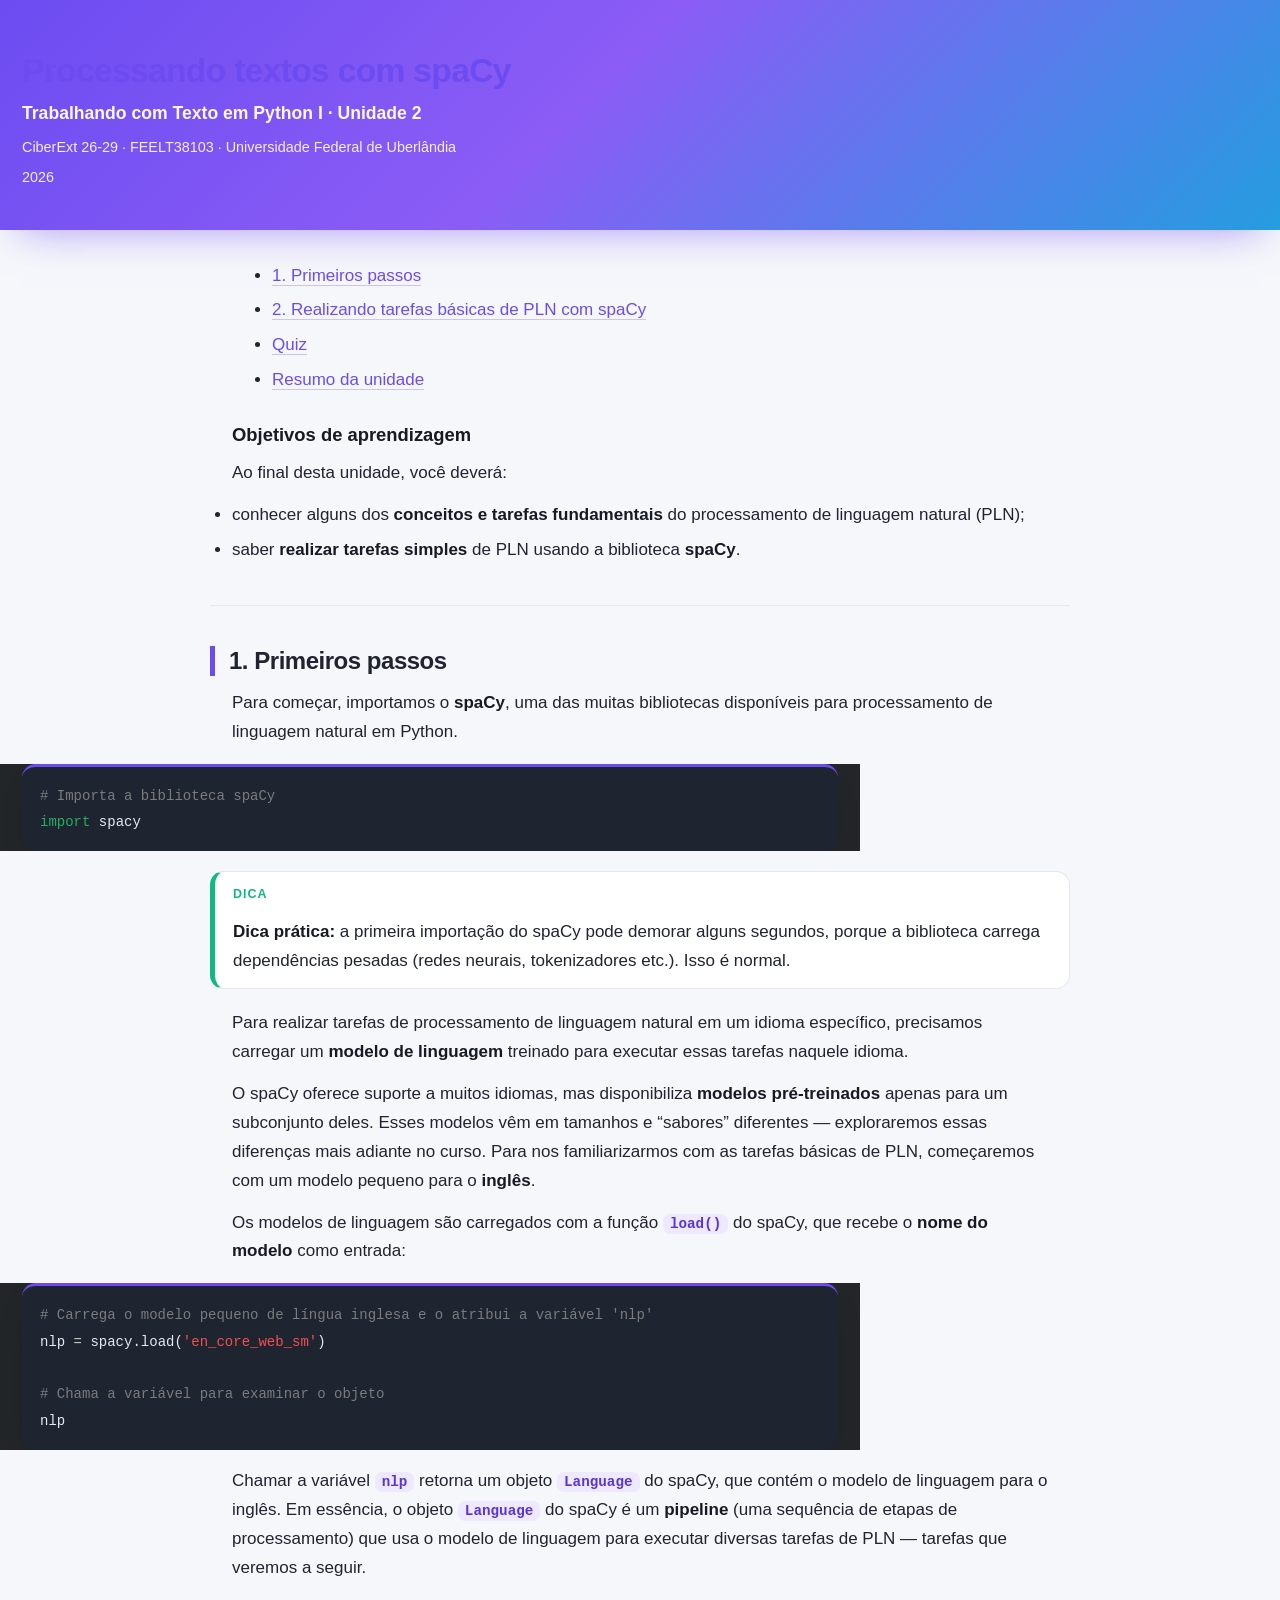
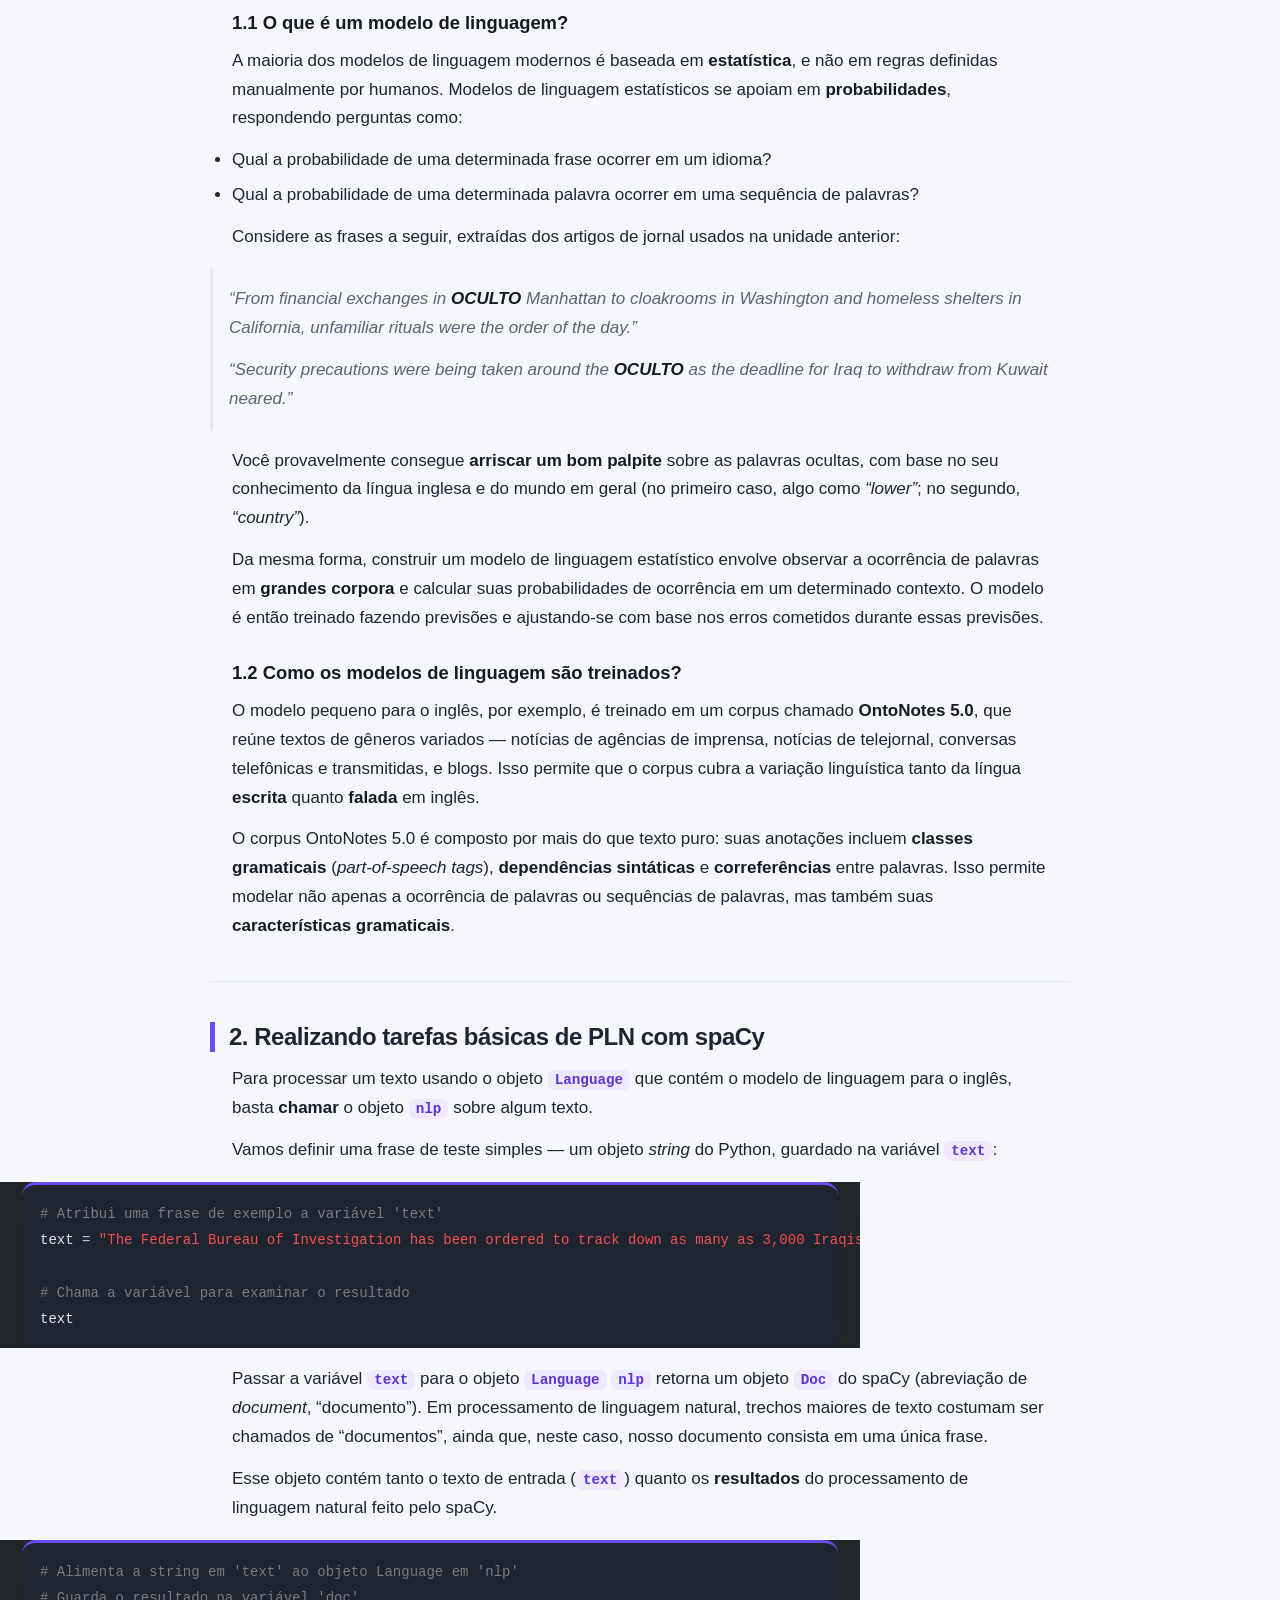
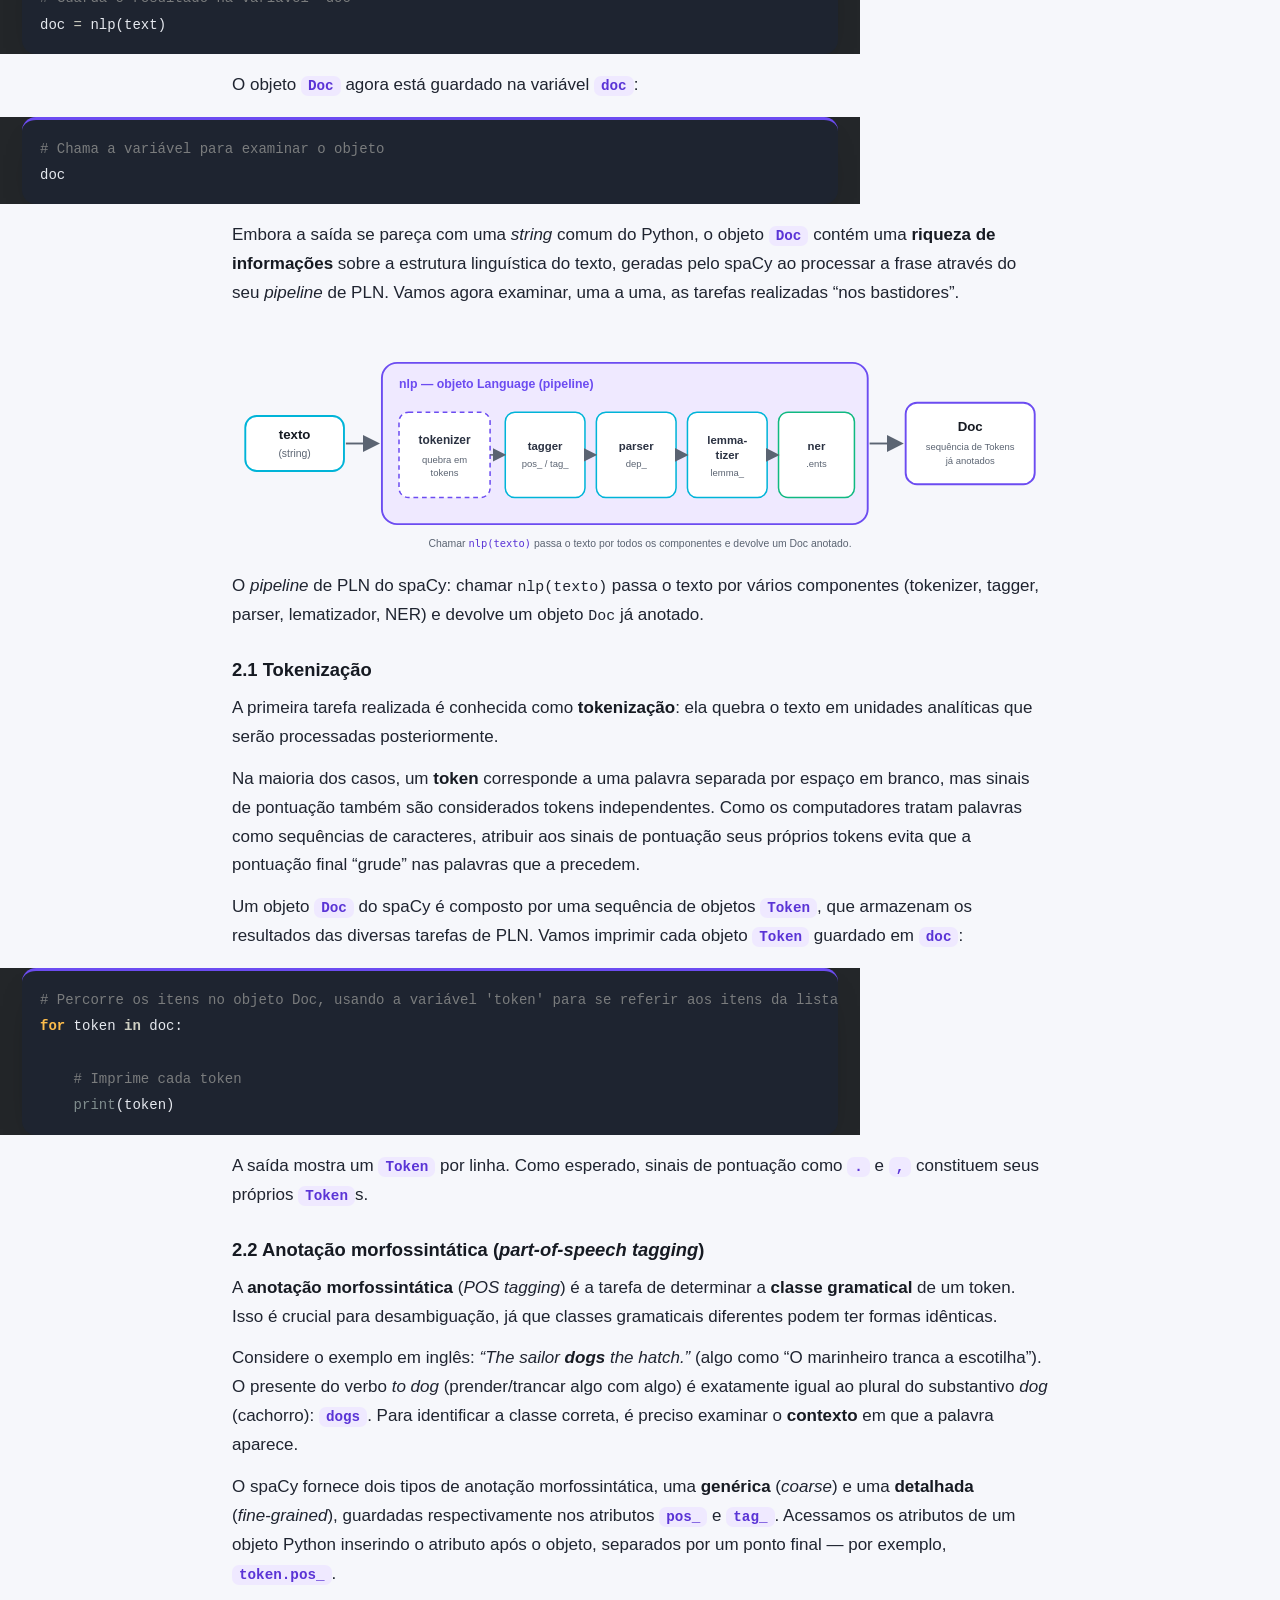
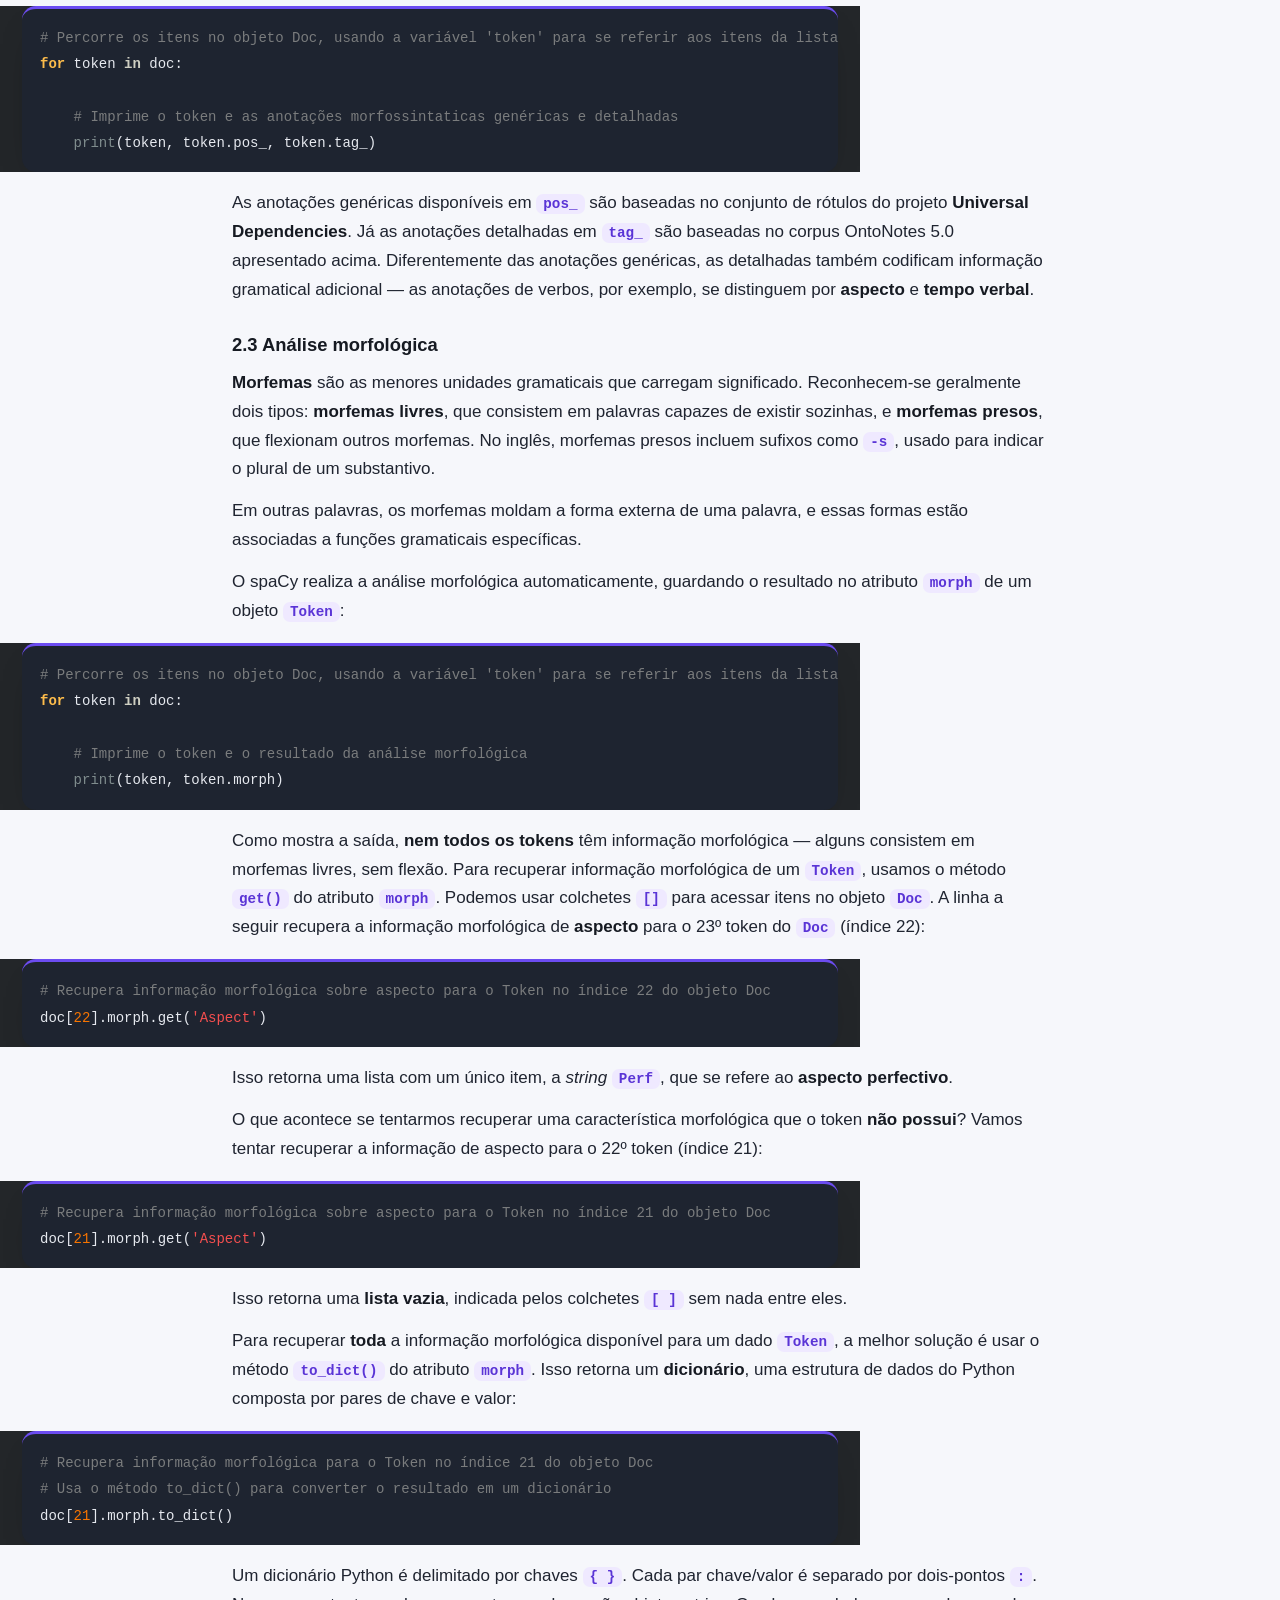
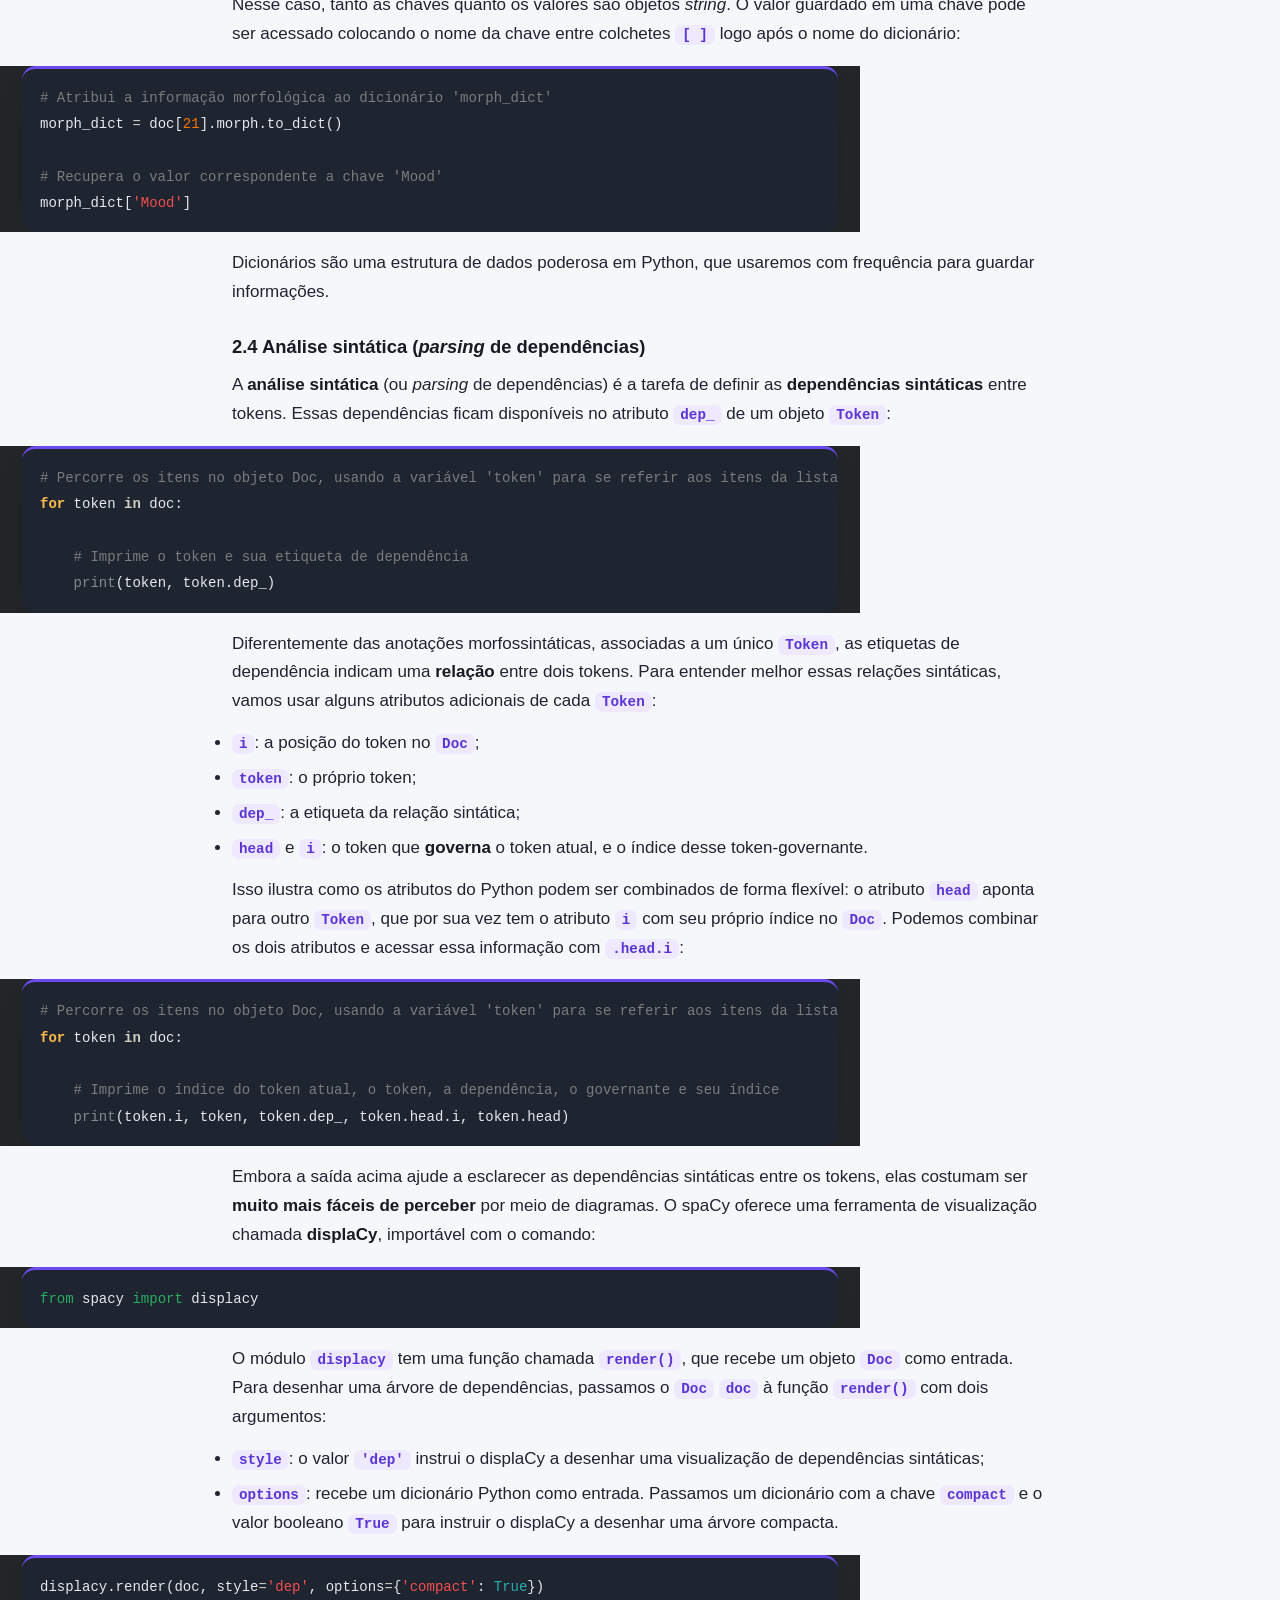
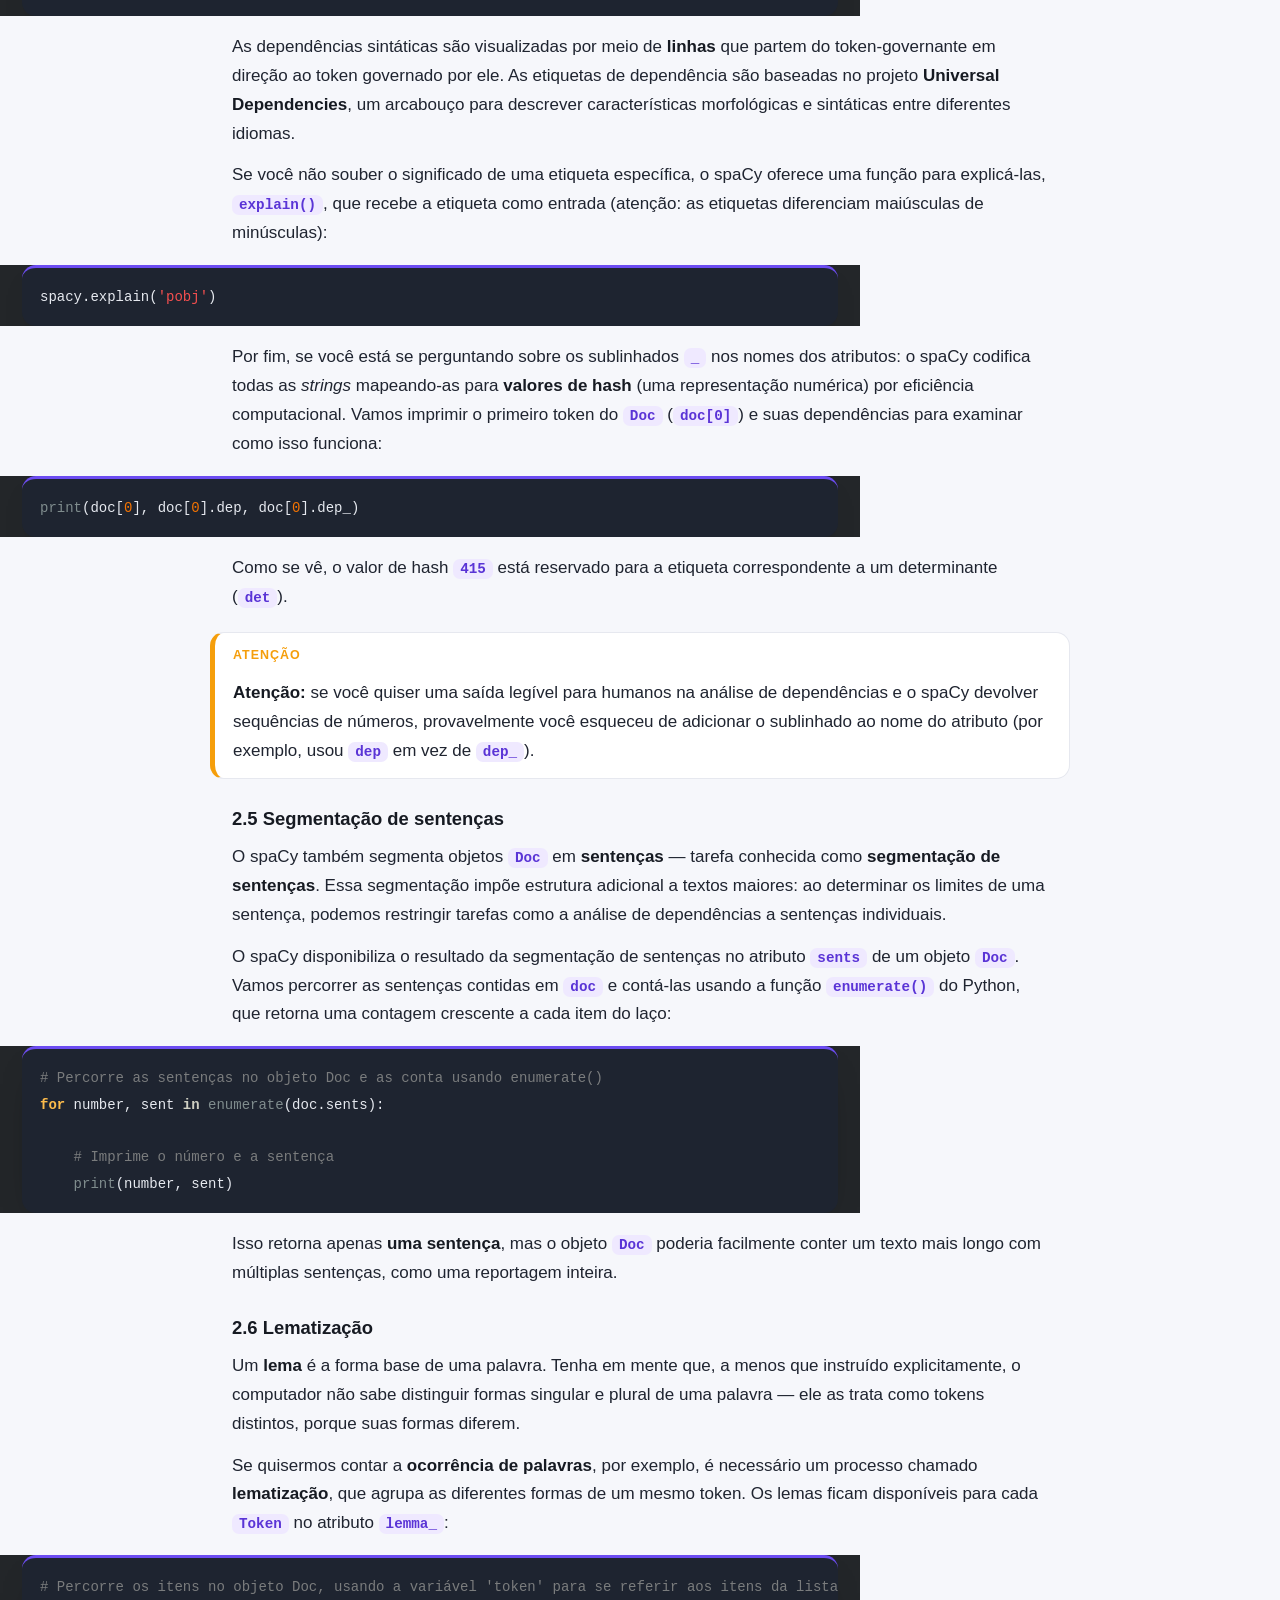
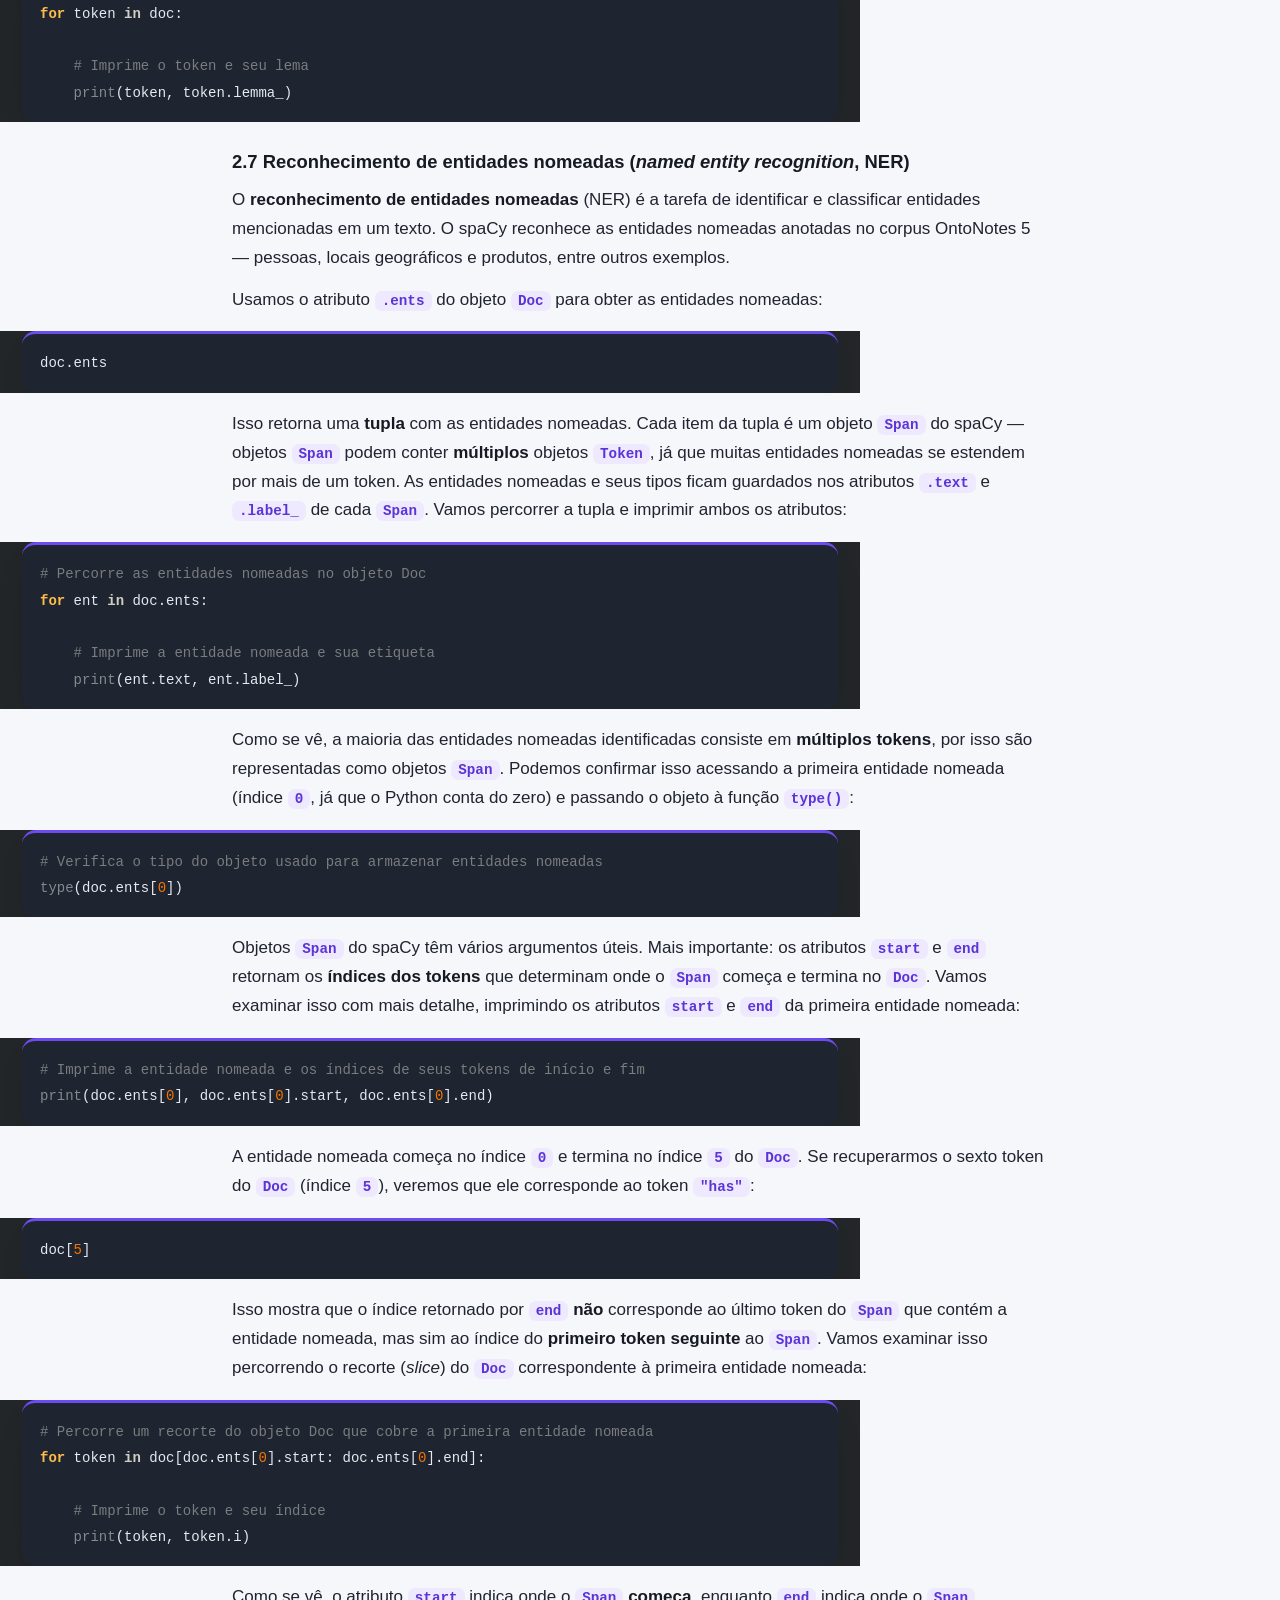
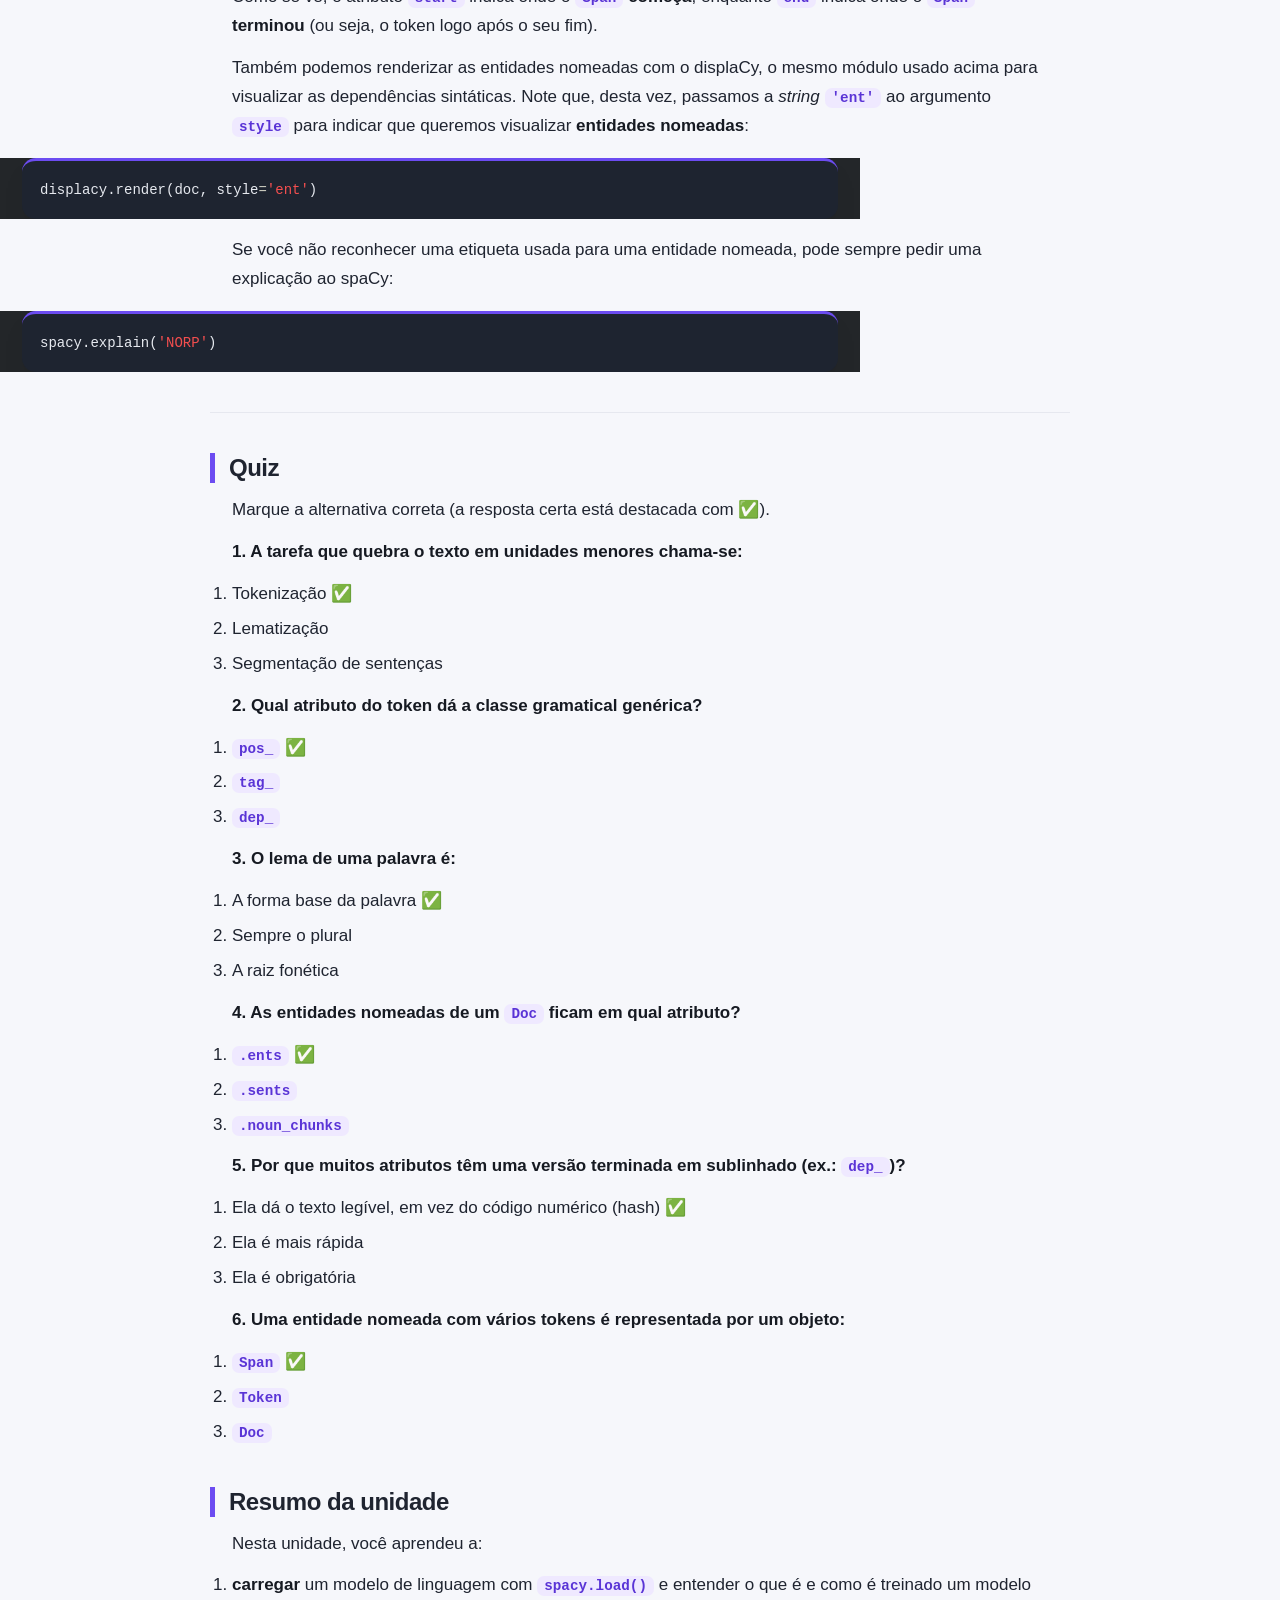
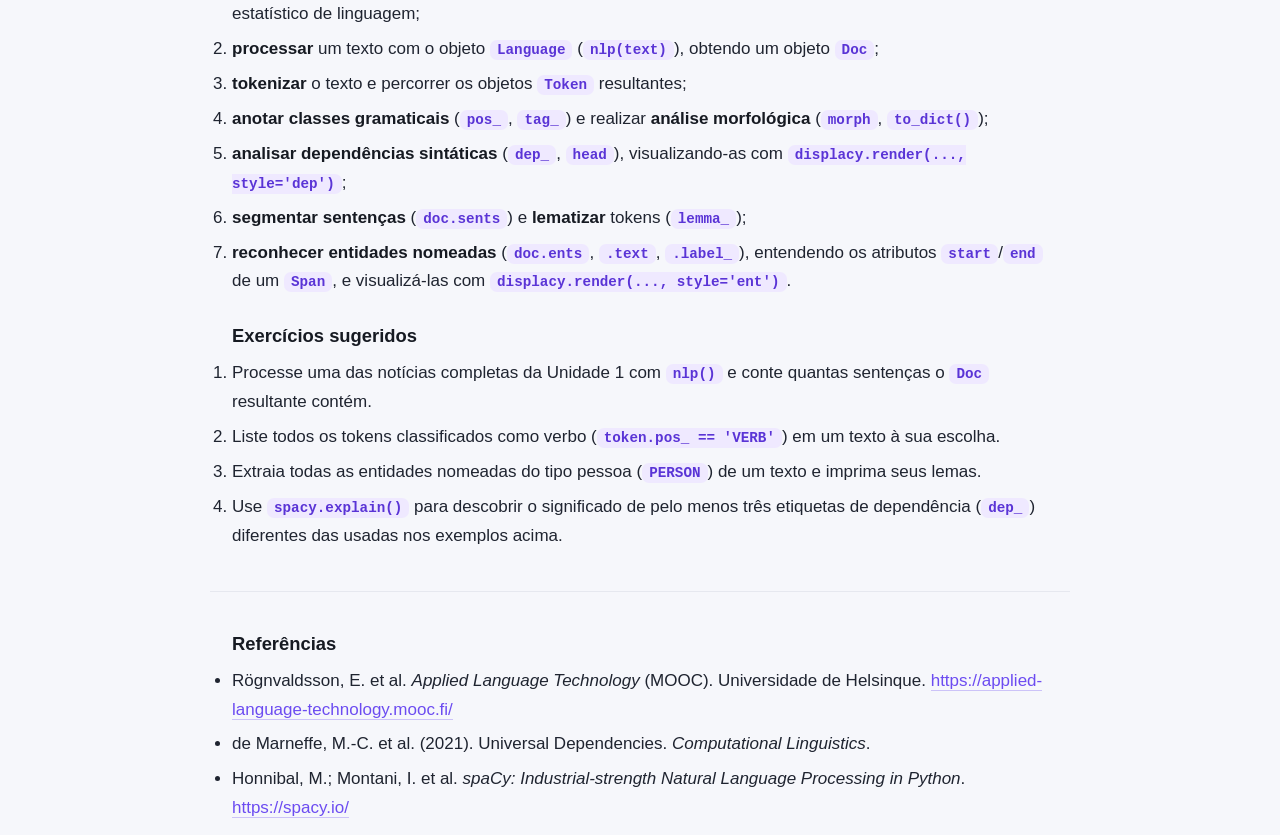
<file: Unidade-2/unidade2_processando_com_spacy.html>
<!DOCTYPE html>
<html xmlns="http://www.w3.org/1999/xhtml" lang="pt-BR" xml:lang="pt-BR">
<head>
  <meta charset="utf-8" />
  <meta name="generator" content="pandoc 3.10.1" />
  <meta name="viewport" content="width=device-width, initial-scale=1.0, user-scalable=yes" />
  <meta name="author" content="CiberExt 26-29 · FEELT38103 · Universidade Federal de Uberlândia" />
  <meta name="dcterms.date" content="2026-01-01" />
  <title>Processando textos com spaCy</title>
  <style>

span.smallcaps{font-variant: small-caps;}
div.columns{display: flex; gap: 1.5em;}
div.column{flex: auto;}
@media screen {
div.columns{gap: min(4vw, 1.5em);}
div.column{overflow-x: auto;}
}
div.hanging-indent{margin-left: 1.5em; text-indent: -1.5em;}

ul.task-list[class]{list-style: none;}
ul.task-list li input[type="checkbox"] {
font-size: inherit;
width: 0.8em;
margin: 0 0.8em 0.2em -1.6em;
vertical-align: middle;
}

html { -webkit-text-size-adjust: 100%; }
pre > code.sourceCode { white-space: pre; position: relative; }
pre > code.sourceCode > span { display: inline-block; line-height: 1.25; }
pre > code.sourceCode > span:empty { height: 1.2em; }
.sourceCode { overflow: visible; }
code.sourceCode > span { color: inherit; text-decoration: inherit; }
div.sourceCode { margin: 1em 0; }
pre.sourceCode { margin: 0; }
@media screen {
div.sourceCode { overflow: auto; }
}
@media print {
pre > code.sourceCode { white-space: pre-wrap; }
pre > code.sourceCode > span { text-indent: -5em; padding-left: 5em; }
}
pre.numberSource code
{ counter-reset: source-line 0; }
pre.numberSource code > span
{ position: relative; left: -4em; counter-increment: source-line; }
pre.numberSource code > span > a:first-child::before
{ content: counter(source-line);
position: relative; left: -1em; text-align: right; vertical-align: baseline;
border: none; display: inline-block;
-webkit-touch-callout: none; -webkit-user-select: none;
-khtml-user-select: none; -moz-user-select: none;
-ms-user-select: none; user-select: none;
padding: 0 4px; width: 4em;
background-color: #232629;
color: #7a7c7d;
}
pre.numberSource { margin-left: 3em; border-left: 1px solid #7a7c7d; padding-left: 4px; }
div.sourceCode
{ color: #cfcfc2; background-color: #232629; }
@media screen {
pre > code.sourceCode > span > a:first-child::before { text-decoration: underline; }
}
code span { color: #cfcfc2; } 
code span.al { color: #95da4c; background-color: #4d1f24; font-weight: bold; } 
code span.an { color: #3f8058; } 
code span.at { color: #2980b9; } 
code span.bn { color: #f67400; } 
code span.bu { color: #7f8c8d; } 
code span.cf { color: #fdbc4b; font-weight: bold; } 
code span.ch { color: #3daee9; } 
code span.cn { color: #27aeae; font-weight: bold; } 
code span.co { color: #7a7c7d; } 
code span.cv { color: #7f8c8d; } 
code span.do { color: #a43340; } 
code span.dt { color: #2980b9; } 
code span.dv { color: #f67400; } 
code span.er { color: #da4453; text-decoration: underline; } 
code span.ex { color: #0099ff; font-weight: bold; } 
code span.fl { color: #f67400; } 
code span.fu { color: #8e44ad; } 
code span.im { color: #27ae60; } 
code span.in { color: #c45b00; } 
code span.kw { color: #cfcfc2; font-weight: bold; } 
code span.op { color: #cfcfc2; } 
code span.ot { color: #27ae60; } 
code span.pp { color: #27ae60; } 
code span.re { color: #2980b9; background-color: #153042; } 
code span.sc { color: #3daee9; } 
code span.ss { color: #da4453; } 
code span.st { color: #f44f4f; } 
code span.va { color: #27aeae; } 
code span.vs { color: #da4453; } 
code span.wa { color: #da4453; } 
</style>
  <style type="text/css">
:root{
--bg:#f6f7fb; --surface:#ffffff; --ink:#1f2430; --ink-strong:#161a22; --muted:#5b6472;
--accent:#6c4cf1; --accent2:#00b4d8; --accent-soft:#efe9ff; --inl-ink:#5a34d6;
--code-bg:#1e2430; --code-ink:#e6e9ef;
--border:#e6e8ef; --radius:16px;
--note:#3b82f6; --tip:#10b981; --warn:#f59e0b;
--table-head:#efe9ff; --table-stripe:#f8f9fc;
--mono:'SF Mono',ui-monospace,'JetBrains Mono','Fira Code',Menlo,Consolas,monospace;
--sans:-apple-system,BlinkMacSystemFont,'Segoe UI',Roboto,Inter,'Helvetica Neue',Arial,sans-serif;
}
@media (prefers-color-scheme:dark){
:root{--bg:#12141c;--surface:#1a1d27;--ink:#e6e9f0;--ink-strong:#fff;--muted:#9aa3b2;
--accent-soft:#2a2350;--inl-ink:#c8b6ff;--border:#2a2f3d;
--table-head:#241f43;--table-stripe:#171a23}
}
:root[data-theme="dark"]{--bg:#12141c;--surface:#1a1d27;--ink:#e6e9f0;--ink-strong:#fff;--muted:#9aa3b2;
--accent-soft:#2a2350;--inl-ink:#c8b6ff;--border:#2a2f3d;--table-head:#241f43;--table-stripe:#171a23}
:root[data-theme="light"]{--bg:#f6f7fb;--surface:#fff;--ink:#1f2430;--ink-strong:#161a22;--muted:#5b6472;
--accent-soft:#efe9ff;--inl-ink:#5a34d6;--border:#e6e8ef;--table-head:#efe9ff;--table-stripe:#f8f9fc}
*{box-sizing:border-box}
html{scroll-behavior:smooth}
body{margin:0;background:var(--bg);color:var(--ink);font-family:var(--sans);
line-height:1.7;font-size:17px;-webkit-font-smoothing:antialiased}

body > *{max-width:860px;margin-left:auto;margin-right:auto;padding-left:22px;padding-right:22px}
header#title-block-header{max-width:none;padding:52px 22px 40px;margin-bottom:32px;
background:linear-gradient(135deg,#6c4cf1 0%,#8b5cf6 45%,#00b4d8 120%);color:#fff;
box-shadow:0 18px 40px -20px rgba(108,76,241,.6)}
header#title-block-header > *{max-width:860px;margin:0 auto;padding:0}
header#title-block-header .title{font-size:2.1rem;font-weight:800;letter-spacing:-.02em;line-height:1.15;margin:0}
header#title-block-header .subtitle{font-size:1.1rem;opacity:.95;margin:8px 0 0;font-weight:600}
header#title-block-header .author,header#title-block-header .date{opacity:.9;font-size:.9rem;margin:6px 0 0}
h1,h2,h3{line-height:1.25}
h1{font-size:1.7rem;font-weight:800;color:var(--accent);margin:44px auto 14px;letter-spacing:-.02em}
h2{font-size:1.5rem;font-weight:800;letter-spacing:-.02em;margin:40px auto 12px;
padding-left:14px;border-left:5px solid var(--accent)}
h3{font-size:1.15rem;font-weight:700;color:var(--ink-strong);margin:28px auto 8px}
p{margin:13px auto}
a{color:var(--accent);text-decoration:none;border-bottom:1px solid rgba(108,76,241,.3)}
a:hover{border-color:var(--accent)}
a:focus-visible{outline:2px solid var(--accent2);outline-offset:2px}
strong{color:var(--ink-strong);font-weight:700}
ul,ol{margin:12px auto}
li{margin:6px 0}

code{font-family:var(--mono);font-size:.88em}
p code,li code,td code{background:var(--accent-soft);color:var(--inl-ink);
padding:2px 7px;border-radius:7px;font-weight:600;font-size:.84em}
pre{background:var(--code-bg);color:var(--code-ink);border-radius:14px;padding:16px 18px;
overflow-x:auto;margin:18px auto;border-top:3px solid var(--accent);
box-shadow:0 16px 34px -22px rgba(0,0,0,.7);line-height:1.55}
pre code{background:none;color:inherit;padding:0;font-weight:400;font-size:14px}

div.dica,div.nota,div.atencao,div.objetivos{
border:1px solid var(--border);border-left:5px solid var(--accent);
background:var(--surface);border-radius:14px;padding:12px 18px;margin:20px auto}
div.dica{border-left-color:var(--tip)}
div.nota{border-left-color:var(--note)}
div.atencao{border-left-color:var(--warn)}
div.objetivos{border-left-color:var(--accent);background:var(--accent-soft)}
div.dica::before{content:"Dica";color:var(--tip)}
div.nota::before{content:"Nota";color:var(--note)}
div.atencao::before{content:"Atenção";color:var(--warn)}
div.objetivos::before{content:"Objetivos";color:var(--accent)}
div.dica::before,div.nota::before,div.atencao::before,div.objetivos::before{
display:block;font-weight:800;font-size:.78rem;letter-spacing:.08em;text-transform:uppercase;margin-bottom:4px}
div.dica p:last-child,div.nota p:last-child,div.atencao p:last-child,div.objetivos :last-child{margin-bottom:0}

table{border-collapse:collapse;width:100%;font-size:.92rem;margin:18px auto;
border:1px solid var(--border);border-radius:10px;overflow:hidden;display:block;overflow-x:auto}
th,td{padding:8px 12px;text-align:left;border-bottom:1px solid var(--border)}
thead th{background:var(--table-head);color:var(--ink-strong);font-weight:700}
tbody tr:nth-child(even){background:var(--table-stripe)}
blockquote{margin:16px auto;padding:4px 0 4px 16px;border-left:3px solid var(--border);
color:var(--muted);font-style:italic}
hr{border:none;border-top:1px solid var(--border);margin:40px auto}
@media (prefers-reduced-motion:reduce){html{scroll-behavior:auto}}
</style>
</head>
<body>
<header id="title-block-header">
<h1 class="title">Processando textos com spaCy</h1>
<p class="subtitle">Trabalhando com Texto em Python I · Unidade 2</p>
<p class="author">CiberExt 26-29 · FEELT38103 · Universidade Federal de
Uberlândia</p>
<p class="date">2026</p>
</header>
<nav id="TOC" role="doc-toc">
<ul>
<li><a href="#primeiros-passos" id="toc-primeiros-passos">1. Primeiros
passos</a></li>
<li><a href="#realizando-tarefas-básicas-de-pln-com-spacy" id="toc-realizando-tarefas-básicas-de-pln-com-spacy">2. Realizando
tarefas básicas de PLN com spaCy</a></li>
<li><a href="#quiz" id="toc-quiz">Quiz</a></li>
<li><a href="#resumo-da-unidade" id="toc-resumo-da-unidade">Resumo da
unidade</a></li>
</ul>
</nav>
<h3 id="objetivos-de-aprendizagem">Objetivos de aprendizagem</h3>
<p>Ao final desta unidade, você deverá:</p>
<ul>
<li>conhecer alguns dos <strong>conceitos e tarefas
fundamentais</strong> do processamento de linguagem natural (PLN);</li>
<li>saber <strong>realizar tarefas simples</strong> de PLN usando a
biblioteca <strong>spaCy</strong>.</li>
</ul>
<hr />
<h2 id="primeiros-passos">1. Primeiros passos</h2>
<p>Para começar, importamos o <strong>spaCy</strong>, uma das muitas
bibliotecas disponíveis para processamento de linguagem natural em
Python.</p>
<div class="sourceCode" id="cb1"><pre class="sourceCode python"><code class="sourceCode python"><span id="cb1-1"><a href="#cb1-1" aria-hidden="true" tabindex="-1"></a><span class="co"># Importa a biblioteca spaCy</span></span>
<span id="cb1-2"><a href="#cb1-2" aria-hidden="true" tabindex="-1"></a><span class="im">import</span> spacy</span></code></pre></div>
<div class="dica">
<p><strong>Dica prática:</strong> a primeira importação do spaCy pode
demorar alguns segundos, porque a biblioteca carrega dependências
pesadas (redes neurais, tokenizadores etc.). Isso é normal.</p>
</div>
<p>Para realizar tarefas de processamento de linguagem natural em um
idioma específico, precisamos carregar um <strong>modelo de
linguagem</strong> treinado para executar essas tarefas naquele
idioma.</p>
<p>O spaCy oferece suporte a muitos idiomas, mas disponibiliza
<strong>modelos pré‑treinados</strong> apenas para um subconjunto deles.
Esses modelos vêm em tamanhos e “sabores” diferentes — exploraremos
essas diferenças mais adiante no curso. Para nos familiarizarmos com as
tarefas básicas de PLN, começaremos com um modelo pequeno para o
<strong>inglês</strong>.</p>
<p>Os modelos de linguagem são carregados com a função
<code>load()</code> do spaCy, que recebe o <strong>nome do
modelo</strong> como entrada:</p>
<div class="sourceCode" id="cb2"><pre class="sourceCode python"><code class="sourceCode python"><span id="cb2-1"><a href="#cb2-1" aria-hidden="true" tabindex="-1"></a><span class="co"># Carrega o modelo pequeno de língua inglesa e o atribui a variável &#39;nlp&#39;</span></span>
<span id="cb2-2"><a href="#cb2-2" aria-hidden="true" tabindex="-1"></a>nlp <span class="op">=</span> spacy.load(<span class="st">&#39;en_core_web_sm&#39;</span>)</span>
<span id="cb2-3"><a href="#cb2-3" aria-hidden="true" tabindex="-1"></a></span>
<span id="cb2-4"><a href="#cb2-4" aria-hidden="true" tabindex="-1"></a><span class="co"># Chama a variável para examinar o objeto</span></span>
<span id="cb2-5"><a href="#cb2-5" aria-hidden="true" tabindex="-1"></a>nlp</span></code></pre></div>
<p>Chamar a variável <code>nlp</code> retorna um objeto
<code>Language</code> do spaCy, que contém o modelo de linguagem para o
inglês. Em essência, o objeto <code>Language</code> do spaCy é um
<strong>pipeline</strong> (uma sequência de etapas de processamento) que
usa o modelo de linguagem para executar diversas tarefas de PLN —
tarefas que veremos a seguir.</p>
<h3 id="o-que-é-um-modelo-de-linguagem">1.1 O que é um modelo de
linguagem?</h3>
<p>A maioria dos modelos de linguagem modernos é baseada em
<strong>estatística</strong>, e não em regras definidas manualmente por
humanos. Modelos de linguagem estatísticos se apoiam em
<strong>probabilidades</strong>, respondendo perguntas como:</p>
<ul>
<li>Qual a probabilidade de uma determinada frase ocorrer em um
idioma?</li>
<li>Qual a probabilidade de uma determinada palavra ocorrer em uma
sequência de palavras?</li>
</ul>
<p>Considere as frases a seguir, extraídas dos artigos de jornal usados
na unidade anterior:</p>
<blockquote>
<p><em>“From financial exchanges in <strong>OCULTO</strong> Manhattan to
cloakrooms in Washington and homeless shelters in California, unfamiliar
rituals were the order of the day.”</em></p>
<p><em>“Security precautions were being taken around the
<strong>OCULTO</strong> as the deadline for Iraq to withdraw from Kuwait
neared.”</em></p>
</blockquote>
<p>Você provavelmente consegue <strong>arriscar um bom palpite</strong>
sobre as palavras ocultas, com base no seu conhecimento da língua
inglesa e do mundo em geral (no primeiro caso, algo como
<em>“lower”</em>; no segundo, <em>“country”</em>).</p>
<p>Da mesma forma, construir um modelo de linguagem estatístico envolve
observar a ocorrência de palavras em <strong>grandes corpora</strong> e
calcular suas probabilidades de ocorrência em um determinado contexto. O
modelo é então treinado fazendo previsões e ajustando‑se com base nos
erros cometidos durante essas previsões.</p>
<h3 id="como-os-modelos-de-linguagem-são-treinados">1.2 Como os modelos
de linguagem são treinados?</h3>
<p>O modelo pequeno para o inglês, por exemplo, é treinado em um corpus
chamado <strong>OntoNotes 5.0</strong>, que reúne textos de gêneros
variados — notícias de agências de imprensa, notícias de telejornal,
conversas telefônicas e transmitidas, e blogs. Isso permite que o corpus
cubra a variação linguística tanto da língua <strong>escrita</strong>
quanto <strong>falada</strong> em inglês.</p>
<p>O corpus OntoNotes 5.0 é composto por mais do que texto puro: suas
anotações incluem <strong>classes gramaticais</strong>
(<em>part‑of‑speech tags</em>), <strong>dependências sintáticas</strong>
e <strong>correferências</strong> entre palavras. Isso permite modelar
não apenas a ocorrência de palavras ou sequências de palavras, mas
também suas <strong>características gramaticais</strong>.</p>
<hr />
<h2 id="realizando-tarefas-básicas-de-pln-com-spacy">2. Realizando
tarefas básicas de PLN com spaCy</h2>
<p>Para processar um texto usando o objeto <code>Language</code> que
contém o modelo de linguagem para o inglês, basta
<strong>chamar</strong> o objeto <code>nlp</code> sobre algum texto.</p>
<p>Vamos definir uma frase de teste simples — um objeto <em>string</em>
do Python, guardado na variável <code>text</code>:</p>
<div class="sourceCode" id="cb3"><pre class="sourceCode python"><code class="sourceCode python"><span id="cb3-1"><a href="#cb3-1" aria-hidden="true" tabindex="-1"></a><span class="co"># Atribui uma frase de exemplo a variável &#39;text&#39;</span></span>
<span id="cb3-2"><a href="#cb3-2" aria-hidden="true" tabindex="-1"></a>text <span class="op">=</span> <span class="st">&quot;The Federal Bureau of Investigation has been ordered to track down as many as 3,000 Iraqis in this country whose visas have expired, the Justice Department said yesterday.&quot;</span></span>
<span id="cb3-3"><a href="#cb3-3" aria-hidden="true" tabindex="-1"></a></span>
<span id="cb3-4"><a href="#cb3-4" aria-hidden="true" tabindex="-1"></a><span class="co"># Chama a variável para examinar o resultado</span></span>
<span id="cb3-5"><a href="#cb3-5" aria-hidden="true" tabindex="-1"></a>text</span></code></pre></div>
<p>Passar a variável <code>text</code> para o objeto
<code>Language</code> <code>nlp</code> retorna um objeto
<code>Doc</code> do spaCy (abreviação de <em>document</em>,
“documento”). Em processamento de linguagem natural, trechos maiores de
texto costumam ser chamados de “documentos”, ainda que, neste caso,
nosso documento consista em uma única frase.</p>
<p>Esse objeto contém tanto o texto de entrada (<code>text</code>)
quanto os <strong>resultados</strong> do processamento de linguagem
natural feito pelo spaCy.</p>
<div class="sourceCode" id="cb4"><pre class="sourceCode python"><code class="sourceCode python"><span id="cb4-1"><a href="#cb4-1" aria-hidden="true" tabindex="-1"></a><span class="co"># Alimenta a string em &#39;text&#39; ao objeto Language em &#39;nlp&#39;</span></span>
<span id="cb4-2"><a href="#cb4-2" aria-hidden="true" tabindex="-1"></a><span class="co"># Guarda o resultado na variável &#39;doc&#39;</span></span>
<span id="cb4-3"><a href="#cb4-3" aria-hidden="true" tabindex="-1"></a>doc <span class="op">=</span> nlp(text)</span></code></pre></div>
<p>O objeto <code>Doc</code> agora está guardado na variável
<code>doc</code>:</p>
<div class="sourceCode" id="cb5"><pre class="sourceCode python"><code class="sourceCode python"><span id="cb5-1"><a href="#cb5-1" aria-hidden="true" tabindex="-1"></a><span class="co"># Chama a variável para examinar o objeto</span></span>
<span id="cb5-2"><a href="#cb5-2" aria-hidden="true" tabindex="-1"></a>doc</span></code></pre></div>
<p>Embora a saída se pareça com uma <em>string</em> comum do Python, o
objeto <code>Doc</code> contém uma <strong>riqueza de
informações</strong> sobre a estrutura linguística do texto, geradas
pelo spaCy ao processar a frase através do seu <em>pipeline</em> de PLN.
Vamos agora examinar, uma a uma, as tarefas realizadas “nos
bastidores”.</p>
<figure>
<img role="img" aria-label="O pipeline de PLN do spaCy: chamar nlp(texto) passa o texto por vários componentes (tokenizer, tagger, parser, lematizador, NER) e devolve um objeto Doc já anotado." src="[data-uri]" alt="O pipeline de PLN do spaCy: chamar nlp(texto) passa o texto por vários componentes (tokenizer, tagger, parser, lematizador, NER) e devolve um objeto Doc já anotado." />
<figcaption aria-hidden="true">O <em>pipeline</em> de PLN do spaCy:
chamar <code>nlp(texto)</code> passa o texto por vários componentes
(tokenizer, tagger, parser, lematizador, NER) e devolve um objeto
<code>Doc</code> já anotado.</figcaption>
</figure>
<h3 id="tokenização">2.1 Tokenização</h3>
<p>A primeira tarefa realizada é conhecida como
<strong>tokenização</strong>: ela quebra o texto em unidades analíticas
que serão processadas posteriormente.</p>
<p>Na maioria dos casos, um <strong>token</strong> corresponde a uma
palavra separada por espaço em branco, mas sinais de pontuação também
são considerados tokens independentes. Como os computadores tratam
palavras como sequências de caracteres, atribuir aos sinais de pontuação
seus próprios tokens evita que a pontuação final “grude” nas palavras
que a precedem.</p>
<p>Um objeto <code>Doc</code> do spaCy é composto por uma sequência de
objetos <code>Token</code>, que armazenam os resultados das diversas
tarefas de PLN. Vamos imprimir cada objeto <code>Token</code> guardado
em <code>doc</code>:</p>
<div class="sourceCode" id="cb6"><pre class="sourceCode python"><code class="sourceCode python"><span id="cb6-1"><a href="#cb6-1" aria-hidden="true" tabindex="-1"></a><span class="co"># Percorre os itens no objeto Doc, usando a variável &#39;token&#39; para se referir aos itens da lista</span></span>
<span id="cb6-2"><a href="#cb6-2" aria-hidden="true" tabindex="-1"></a><span class="cf">for</span> token <span class="kw">in</span> doc:</span>
<span id="cb6-3"><a href="#cb6-3" aria-hidden="true" tabindex="-1"></a></span>
<span id="cb6-4"><a href="#cb6-4" aria-hidden="true" tabindex="-1"></a>    <span class="co"># Imprime cada token</span></span>
<span id="cb6-5"><a href="#cb6-5" aria-hidden="true" tabindex="-1"></a>    <span class="bu">print</span>(token)</span></code></pre></div>
<p>A saída mostra um <code>Token</code> por linha. Como esperado, sinais
de pontuação como <code>.</code> e <code>,</code> constituem seus
próprios <code>Token</code>s.</p>
<h3 id="anotação-morfossintática-partofspeech-tagging">2.2 Anotação
morfossintática (<em>part‑of‑speech tagging</em>)</h3>
<p>A <strong>anotação morfossintática</strong> (<em>POS tagging</em>) é
a tarefa de determinar a <strong>classe gramatical</strong> de um token.
Isso é crucial para desambiguação, já que classes gramaticais diferentes
podem ter formas idênticas.</p>
<p>Considere o exemplo em inglês: <em>“The sailor <strong>dogs</strong>
the hatch.”</em> (algo como “O marinheiro tranca a escotilha”). O
presente do verbo <em>to dog</em> (prender/trancar algo com algo) é
exatamente igual ao plural do substantivo <em>dog</em> (cachorro):
<code>dogs</code>. Para identificar a classe correta, é preciso examinar
o <strong>contexto</strong> em que a palavra aparece.</p>
<p>O spaCy fornece dois tipos de anotação morfossintática, uma
<strong>genérica</strong> (<em>coarse</em>) e uma
<strong>detalhada</strong> (<em>fine‑grained</em>), guardadas
respectivamente nos atributos <code>pos_</code> e <code>tag_</code>.
Acessamos os atributos de um objeto Python inserindo o atributo após o
objeto, separados por um ponto final — por exemplo,
<code>token.pos_</code>.</p>
<div class="sourceCode" id="cb7"><pre class="sourceCode python"><code class="sourceCode python"><span id="cb7-1"><a href="#cb7-1" aria-hidden="true" tabindex="-1"></a><span class="co"># Percorre os itens no objeto Doc, usando a variável &#39;token&#39; para se referir aos itens da lista</span></span>
<span id="cb7-2"><a href="#cb7-2" aria-hidden="true" tabindex="-1"></a><span class="cf">for</span> token <span class="kw">in</span> doc:</span>
<span id="cb7-3"><a href="#cb7-3" aria-hidden="true" tabindex="-1"></a></span>
<span id="cb7-4"><a href="#cb7-4" aria-hidden="true" tabindex="-1"></a>    <span class="co"># Imprime o token e as anotações morfossintaticas genéricas e detalhadas</span></span>
<span id="cb7-5"><a href="#cb7-5" aria-hidden="true" tabindex="-1"></a>    <span class="bu">print</span>(token, token.pos_, token.tag_)</span></code></pre></div>
<p>As anotações genéricas disponíveis em <code>pos_</code> são baseadas
no conjunto de rótulos do projeto <strong>Universal
Dependencies</strong>. Já as anotações detalhadas em <code>tag_</code>
são baseadas no corpus OntoNotes 5.0 apresentado acima. Diferentemente
das anotações genéricas, as detalhadas também codificam informação
gramatical adicional — as anotações de verbos, por exemplo, se
distinguem por <strong>aspecto</strong> e <strong>tempo
verbal</strong>.</p>
<h3 id="análise-morfológica">2.3 Análise morfológica</h3>
<p><strong>Morfemas</strong> são as menores unidades gramaticais que
carregam significado. Reconhecem‑se geralmente dois tipos:
<strong>morfemas livres</strong>, que consistem em palavras capazes de
existir sozinhas, e <strong>morfemas presos</strong>, que flexionam
outros morfemas. No inglês, morfemas presos incluem sufixos como
<code>-s</code>, usado para indicar o plural de um substantivo.</p>
<p>Em outras palavras, os morfemas moldam a forma externa de uma
palavra, e essas formas estão associadas a funções gramaticais
específicas.</p>
<p>O spaCy realiza a análise morfológica automaticamente, guardando o
resultado no atributo <code>morph</code> de um objeto
<code>Token</code>:</p>
<div class="sourceCode" id="cb8"><pre class="sourceCode python"><code class="sourceCode python"><span id="cb8-1"><a href="#cb8-1" aria-hidden="true" tabindex="-1"></a><span class="co"># Percorre os itens no objeto Doc, usando a variável &#39;token&#39; para se referir aos itens da lista</span></span>
<span id="cb8-2"><a href="#cb8-2" aria-hidden="true" tabindex="-1"></a><span class="cf">for</span> token <span class="kw">in</span> doc:</span>
<span id="cb8-3"><a href="#cb8-3" aria-hidden="true" tabindex="-1"></a></span>
<span id="cb8-4"><a href="#cb8-4" aria-hidden="true" tabindex="-1"></a>    <span class="co"># Imprime o token e o resultado da análise morfológica</span></span>
<span id="cb8-5"><a href="#cb8-5" aria-hidden="true" tabindex="-1"></a>    <span class="bu">print</span>(token, token.morph)</span></code></pre></div>
<p>Como mostra a saída, <strong>nem todos os tokens</strong> têm
informação morfológica — alguns consistem em morfemas livres, sem
flexão. Para recuperar informação morfológica de um <code>Token</code>,
usamos o método <code>get()</code> do atributo <code>morph</code>.
Podemos usar colchetes <code>[]</code> para acessar itens no objeto
<code>Doc</code>. A linha a seguir recupera a informação morfológica de
<strong>aspecto</strong> para o 23º token do <code>Doc</code> (índice
22):</p>
<div class="sourceCode" id="cb9"><pre class="sourceCode python"><code class="sourceCode python"><span id="cb9-1"><a href="#cb9-1" aria-hidden="true" tabindex="-1"></a><span class="co"># Recupera informação morfológica sobre aspecto para o Token no índice 22 do objeto Doc</span></span>
<span id="cb9-2"><a href="#cb9-2" aria-hidden="true" tabindex="-1"></a>doc[<span class="dv">22</span>].morph.get(<span class="st">&#39;Aspect&#39;</span>)</span></code></pre></div>
<p>Isso retorna uma lista com um único item, a <em>string</em>
<code>Perf</code>, que se refere ao <strong>aspecto
perfectivo</strong>.</p>
<p>O que acontece se tentarmos recuperar uma característica morfológica
que o token <strong>não possui</strong>? Vamos tentar recuperar a
informação de aspecto para o 22º token (índice 21):</p>
<div class="sourceCode" id="cb10"><pre class="sourceCode python"><code class="sourceCode python"><span id="cb10-1"><a href="#cb10-1" aria-hidden="true" tabindex="-1"></a><span class="co"># Recupera informação morfológica sobre aspecto para o Token no índice 21 do objeto Doc</span></span>
<span id="cb10-2"><a href="#cb10-2" aria-hidden="true" tabindex="-1"></a>doc[<span class="dv">21</span>].morph.get(<span class="st">&#39;Aspect&#39;</span>)</span></code></pre></div>
<p>Isso retorna uma <strong>lista vazia</strong>, indicada pelos
colchetes <code>[ ]</code> sem nada entre eles.</p>
<p>Para recuperar <strong>toda</strong> a informação morfológica
disponível para um dado <code>Token</code>, a melhor solução é usar o
método <code>to_dict()</code> do atributo <code>morph</code>. Isso
retorna um <strong>dicionário</strong>, uma estrutura de dados do Python
composta por pares de chave e valor:</p>
<div class="sourceCode" id="cb11"><pre class="sourceCode python"><code class="sourceCode python"><span id="cb11-1"><a href="#cb11-1" aria-hidden="true" tabindex="-1"></a><span class="co"># Recupera informação morfológica para o Token no índice 21 do objeto Doc</span></span>
<span id="cb11-2"><a href="#cb11-2" aria-hidden="true" tabindex="-1"></a><span class="co"># Usa o método to_dict() para converter o resultado em um dicionário</span></span>
<span id="cb11-3"><a href="#cb11-3" aria-hidden="true" tabindex="-1"></a>doc[<span class="dv">21</span>].morph.to_dict()</span></code></pre></div>
<p>Um dicionário Python é delimitado por chaves <code>{ }</code>. Cada
par chave/valor é separado por dois‑pontos <code>:</code>. Nesse caso,
tanto as chaves quanto os valores são objetos <em>string</em>. O valor
guardado em uma chave pode ser acessado colocando o nome da chave entre
colchetes <code>[ ]</code> logo após o nome do dicionário:</p>
<div class="sourceCode" id="cb12"><pre class="sourceCode python"><code class="sourceCode python"><span id="cb12-1"><a href="#cb12-1" aria-hidden="true" tabindex="-1"></a><span class="co"># Atribui a informação morfológica ao dicionário &#39;morph_dict&#39;</span></span>
<span id="cb12-2"><a href="#cb12-2" aria-hidden="true" tabindex="-1"></a>morph_dict <span class="op">=</span> doc[<span class="dv">21</span>].morph.to_dict()</span>
<span id="cb12-3"><a href="#cb12-3" aria-hidden="true" tabindex="-1"></a></span>
<span id="cb12-4"><a href="#cb12-4" aria-hidden="true" tabindex="-1"></a><span class="co"># Recupera o valor correspondente a chave &#39;Mood&#39;</span></span>
<span id="cb12-5"><a href="#cb12-5" aria-hidden="true" tabindex="-1"></a>morph_dict[<span class="st">&#39;Mood&#39;</span>]</span></code></pre></div>
<p>Dicionários são uma estrutura de dados poderosa em Python, que
usaremos com frequência para guardar informações.</p>
<h3 id="análise-sintática-parsing-de-dependências">2.4 Análise sintática
(<em>parsing</em> de dependências)</h3>
<p>A <strong>análise sintática</strong> (ou <em>parsing</em> de
dependências) é a tarefa de definir as <strong>dependências
sintáticas</strong> entre tokens. Essas dependências ficam disponíveis
no atributo <code>dep_</code> de um objeto <code>Token</code>:</p>
<div class="sourceCode" id="cb13"><pre class="sourceCode python"><code class="sourceCode python"><span id="cb13-1"><a href="#cb13-1" aria-hidden="true" tabindex="-1"></a><span class="co"># Percorre os itens no objeto Doc, usando a variável &#39;token&#39; para se referir aos itens da lista</span></span>
<span id="cb13-2"><a href="#cb13-2" aria-hidden="true" tabindex="-1"></a><span class="cf">for</span> token <span class="kw">in</span> doc:</span>
<span id="cb13-3"><a href="#cb13-3" aria-hidden="true" tabindex="-1"></a></span>
<span id="cb13-4"><a href="#cb13-4" aria-hidden="true" tabindex="-1"></a>    <span class="co"># Imprime o token e sua etiqueta de dependência</span></span>
<span id="cb13-5"><a href="#cb13-5" aria-hidden="true" tabindex="-1"></a>    <span class="bu">print</span>(token, token.dep_)</span></code></pre></div>
<p>Diferentemente das anotações morfossintáticas, associadas a um único
<code>Token</code>, as etiquetas de dependência indicam uma
<strong>relação</strong> entre dois tokens. Para entender melhor essas
relações sintáticas, vamos usar alguns atributos adicionais de cada
<code>Token</code>:</p>
<ul>
<li><code>i</code>: a posição do token no <code>Doc</code>;</li>
<li><code>token</code>: o próprio token;</li>
<li><code>dep_</code>: a etiqueta da relação sintática;</li>
<li><code>head</code> e <code>i</code>: o token que
<strong>governa</strong> o token atual, e o índice desse
token‑governante.</li>
</ul>
<p>Isso ilustra como os atributos do Python podem ser combinados de
forma flexível: o atributo <code>head</code> aponta para outro
<code>Token</code>, que por sua vez tem o atributo <code>i</code> com
seu próprio índice no <code>Doc</code>. Podemos combinar os dois
atributos e acessar essa informação com <code>.head.i</code>:</p>
<div class="sourceCode" id="cb14"><pre class="sourceCode python"><code class="sourceCode python"><span id="cb14-1"><a href="#cb14-1" aria-hidden="true" tabindex="-1"></a><span class="co"># Percorre os itens no objeto Doc, usando a variável &#39;token&#39; para se referir aos itens da lista</span></span>
<span id="cb14-2"><a href="#cb14-2" aria-hidden="true" tabindex="-1"></a><span class="cf">for</span> token <span class="kw">in</span> doc:</span>
<span id="cb14-3"><a href="#cb14-3" aria-hidden="true" tabindex="-1"></a></span>
<span id="cb14-4"><a href="#cb14-4" aria-hidden="true" tabindex="-1"></a>    <span class="co"># Imprime o índice do token atual, o token, a dependência, o governante e seu índice</span></span>
<span id="cb14-5"><a href="#cb14-5" aria-hidden="true" tabindex="-1"></a>    <span class="bu">print</span>(token.i, token, token.dep_, token.head.i, token.head)</span></code></pre></div>
<p>Embora a saída acima ajude a esclarecer as dependências sintáticas
entre os tokens, elas costumam ser <strong>muito mais fáceis de
perceber</strong> por meio de diagramas. O spaCy oferece uma ferramenta
de visualização chamada <strong>displaCy</strong>, importável com o
comando:</p>
<div class="sourceCode" id="cb15"><pre class="sourceCode python"><code class="sourceCode python"><span id="cb15-1"><a href="#cb15-1" aria-hidden="true" tabindex="-1"></a><span class="im">from</span> spacy <span class="im">import</span> displacy</span></code></pre></div>
<p>O módulo <code>displacy</code> tem uma função chamada
<code>render()</code>, que recebe um objeto <code>Doc</code> como
entrada. Para desenhar uma árvore de dependências, passamos o
<code>Doc</code> <code>doc</code> à função <code>render()</code> com
dois argumentos:</p>
<ul>
<li><code>style</code>: o valor <code>&#39;dep&#39;</code> instrui o displaCy a
desenhar uma visualização de dependências sintáticas;</li>
<li><code>options</code>: recebe um dicionário Python como entrada.
Passamos um dicionário com a chave <code>compact</code> e o valor
booleano <code>True</code> para instruir o displaCy a desenhar uma
árvore compacta.</li>
</ul>
<div class="sourceCode" id="cb16"><pre class="sourceCode python"><code class="sourceCode python"><span id="cb16-1"><a href="#cb16-1" aria-hidden="true" tabindex="-1"></a>displacy.render(doc, style<span class="op">=</span><span class="st">&#39;dep&#39;</span>, options<span class="op">=</span>{<span class="st">&#39;compact&#39;</span>: <span class="va">True</span>})</span></code></pre></div>
<p>As dependências sintáticas são visualizadas por meio de
<strong>linhas</strong> que partem do token‑governante em direção ao
token governado por ele. As etiquetas de dependência são baseadas no
projeto <strong>Universal Dependencies</strong>, um arcabouço para
descrever características morfológicas e sintáticas entre diferentes
idiomas.</p>
<p>Se você não souber o significado de uma etiqueta específica, o spaCy
oferece uma função para explicá‑las, <code>explain()</code>, que recebe
a etiqueta como entrada (atenção: as etiquetas diferenciam maiúsculas de
minúsculas):</p>
<div class="sourceCode" id="cb17"><pre class="sourceCode python"><code class="sourceCode python"><span id="cb17-1"><a href="#cb17-1" aria-hidden="true" tabindex="-1"></a>spacy.explain(<span class="st">&#39;pobj&#39;</span>)</span></code></pre></div>
<p>Por fim, se você está se perguntando sobre os sublinhados
<code>_</code> nos nomes dos atributos: o spaCy codifica todas as
<em>strings</em> mapeando‑as para <strong>valores de hash</strong> (uma
representação numérica) por eficiência computacional. Vamos imprimir o
primeiro token do <code>Doc</code> (<code>doc[0]</code>) e suas
dependências para examinar como isso funciona:</p>
<div class="sourceCode" id="cb18"><pre class="sourceCode python"><code class="sourceCode python"><span id="cb18-1"><a href="#cb18-1" aria-hidden="true" tabindex="-1"></a><span class="bu">print</span>(doc[<span class="dv">0</span>], doc[<span class="dv">0</span>].dep, doc[<span class="dv">0</span>].dep_)</span></code></pre></div>
<p>Como se vê, o valor de hash <code>415</code> está reservado para a
etiqueta correspondente a um determinante (<code>det</code>).</p>
<div class="atencao">
<p><strong>Atenção:</strong> se você quiser uma saída legível para
humanos na análise de dependências e o spaCy devolver sequências de
números, provavelmente você esqueceu de adicionar o sublinhado ao nome
do atributo (por exemplo, usou <code>dep</code> em vez de
<code>dep_</code>).</p>
</div>
<h3 id="segmentação-de-sentenças">2.5 Segmentação de sentenças</h3>
<p>O spaCy também segmenta objetos <code>Doc</code> em
<strong>sentenças</strong> — tarefa conhecida como <strong>segmentação
de sentenças</strong>. Essa segmentação impõe estrutura adicional a
textos maiores: ao determinar os limites de uma sentença, podemos
restringir tarefas como a análise de dependências a sentenças
individuais.</p>
<p>O spaCy disponibiliza o resultado da segmentação de sentenças no
atributo <code>sents</code> de um objeto <code>Doc</code>. Vamos
percorrer as sentenças contidas em <code>doc</code> e contá‑las usando a
função <code>enumerate()</code> do Python, que retorna uma contagem
crescente a cada item do laço:</p>
<div class="sourceCode" id="cb19"><pre class="sourceCode python"><code class="sourceCode python"><span id="cb19-1"><a href="#cb19-1" aria-hidden="true" tabindex="-1"></a><span class="co"># Percorre as sentenças no objeto Doc e as conta usando enumerate()</span></span>
<span id="cb19-2"><a href="#cb19-2" aria-hidden="true" tabindex="-1"></a><span class="cf">for</span> number, sent <span class="kw">in</span> <span class="bu">enumerate</span>(doc.sents):</span>
<span id="cb19-3"><a href="#cb19-3" aria-hidden="true" tabindex="-1"></a></span>
<span id="cb19-4"><a href="#cb19-4" aria-hidden="true" tabindex="-1"></a>    <span class="co"># Imprime o número e a sentença</span></span>
<span id="cb19-5"><a href="#cb19-5" aria-hidden="true" tabindex="-1"></a>    <span class="bu">print</span>(number, sent)</span></code></pre></div>
<p>Isso retorna apenas <strong>uma sentença</strong>, mas o objeto
<code>Doc</code> poderia facilmente conter um texto mais longo com
múltiplas sentenças, como uma reportagem inteira.</p>
<h3 id="lematização">2.6 Lematização</h3>
<p>Um <strong>lema</strong> é a forma base de uma palavra. Tenha em
mente que, a menos que instruído explicitamente, o computador não sabe
distinguir formas singular e plural de uma palavra — ele as trata como
tokens distintos, porque suas formas diferem.</p>
<p>Se quisermos contar a <strong>ocorrência de palavras</strong>, por
exemplo, é necessário um processo chamado <strong>lematização</strong>,
que agrupa as diferentes formas de um mesmo token. Os lemas ficam
disponíveis para cada <code>Token</code> no atributo
<code>lemma_</code>:</p>
<div class="sourceCode" id="cb20"><pre class="sourceCode python"><code class="sourceCode python"><span id="cb20-1"><a href="#cb20-1" aria-hidden="true" tabindex="-1"></a><span class="co"># Percorre os itens no objeto Doc, usando a variável &#39;token&#39; para se referir aos itens da lista</span></span>
<span id="cb20-2"><a href="#cb20-2" aria-hidden="true" tabindex="-1"></a><span class="cf">for</span> token <span class="kw">in</span> doc:</span>
<span id="cb20-3"><a href="#cb20-3" aria-hidden="true" tabindex="-1"></a></span>
<span id="cb20-4"><a href="#cb20-4" aria-hidden="true" tabindex="-1"></a>    <span class="co"># Imprime o token e seu lema</span></span>
<span id="cb20-5"><a href="#cb20-5" aria-hidden="true" tabindex="-1"></a>    <span class="bu">print</span>(token, token.lemma_)</span></code></pre></div>
<h3 id="reconhecimento-de-entidades-nomeadas-named-entity-recognition-ner">2.7
Reconhecimento de entidades nomeadas (<em>named entity recognition</em>,
NER)</h3>
<p>O <strong>reconhecimento de entidades nomeadas</strong> (NER) é a
tarefa de identificar e classificar entidades mencionadas em um texto. O
spaCy reconhece as entidades nomeadas anotadas no corpus OntoNotes 5 —
pessoas, locais geográficos e produtos, entre outros exemplos.</p>
<p>Usamos o atributo <code>.ents</code> do objeto <code>Doc</code> para
obter as entidades nomeadas:</p>
<div class="sourceCode" id="cb21"><pre class="sourceCode python"><code class="sourceCode python"><span id="cb21-1"><a href="#cb21-1" aria-hidden="true" tabindex="-1"></a>doc.ents</span></code></pre></div>
<p>Isso retorna uma <strong>tupla</strong> com as entidades nomeadas.
Cada item da tupla é um objeto <code>Span</code> do spaCy — objetos
<code>Span</code> podem conter <strong>múltiplos</strong> objetos
<code>Token</code>, já que muitas entidades nomeadas se estendem por
mais de um token. As entidades nomeadas e seus tipos ficam guardados nos
atributos <code>.text</code> e <code>.label_</code> de cada
<code>Span</code>. Vamos percorrer a tupla e imprimir ambos os
atributos:</p>
<div class="sourceCode" id="cb22"><pre class="sourceCode python"><code class="sourceCode python"><span id="cb22-1"><a href="#cb22-1" aria-hidden="true" tabindex="-1"></a><span class="co"># Percorre as entidades nomeadas no objeto Doc</span></span>
<span id="cb22-2"><a href="#cb22-2" aria-hidden="true" tabindex="-1"></a><span class="cf">for</span> ent <span class="kw">in</span> doc.ents:</span>
<span id="cb22-3"><a href="#cb22-3" aria-hidden="true" tabindex="-1"></a></span>
<span id="cb22-4"><a href="#cb22-4" aria-hidden="true" tabindex="-1"></a>    <span class="co"># Imprime a entidade nomeada e sua etiqueta</span></span>
<span id="cb22-5"><a href="#cb22-5" aria-hidden="true" tabindex="-1"></a>    <span class="bu">print</span>(ent.text, ent.label_)</span></code></pre></div>
<p>Como se vê, a maioria das entidades nomeadas identificadas consiste
em <strong>múltiplos tokens</strong>, por isso são representadas como
objetos <code>Span</code>. Podemos confirmar isso acessando a primeira
entidade nomeada (índice <code>0</code>, já que o Python conta do zero)
e passando o objeto à função <code>type()</code>:</p>
<div class="sourceCode" id="cb23"><pre class="sourceCode python"><code class="sourceCode python"><span id="cb23-1"><a href="#cb23-1" aria-hidden="true" tabindex="-1"></a><span class="co"># Verifica o tipo do objeto usado para armazenar entidades nomeadas</span></span>
<span id="cb23-2"><a href="#cb23-2" aria-hidden="true" tabindex="-1"></a><span class="bu">type</span>(doc.ents[<span class="dv">0</span>])</span></code></pre></div>
<p>Objetos <code>Span</code> do spaCy têm vários argumentos úteis. Mais
importante: os atributos <code>start</code> e <code>end</code> retornam
os <strong>índices dos tokens</strong> que determinam onde o
<code>Span</code> começa e termina no <code>Doc</code>. Vamos examinar
isso com mais detalhe, imprimindo os atributos <code>start</code> e
<code>end</code> da primeira entidade nomeada:</p>
<div class="sourceCode" id="cb24"><pre class="sourceCode python"><code class="sourceCode python"><span id="cb24-1"><a href="#cb24-1" aria-hidden="true" tabindex="-1"></a><span class="co"># Imprime a entidade nomeada e os índices de seus tokens de início e fim</span></span>
<span id="cb24-2"><a href="#cb24-2" aria-hidden="true" tabindex="-1"></a><span class="bu">print</span>(doc.ents[<span class="dv">0</span>], doc.ents[<span class="dv">0</span>].start, doc.ents[<span class="dv">0</span>].end)</span></code></pre></div>
<p>A entidade nomeada começa no índice <code>0</code> e termina no
índice <code>5</code> do <code>Doc</code>. Se recuperarmos o sexto token
do <code>Doc</code> (índice <code>5</code>), veremos que ele corresponde
ao token <code>&quot;has&quot;</code>:</p>
<div class="sourceCode" id="cb25"><pre class="sourceCode python"><code class="sourceCode python"><span id="cb25-1"><a href="#cb25-1" aria-hidden="true" tabindex="-1"></a>doc[<span class="dv">5</span>]</span></code></pre></div>
<p>Isso mostra que o índice retornado por <code>end</code>
<strong>não</strong> corresponde ao último token do <code>Span</code>
que contém a entidade nomeada, mas sim ao índice do <strong>primeiro
token seguinte</strong> ao <code>Span</code>. Vamos examinar isso
percorrendo o recorte (<em>slice</em>) do <code>Doc</code>
correspondente à primeira entidade nomeada:</p>
<div class="sourceCode" id="cb26"><pre class="sourceCode python"><code class="sourceCode python"><span id="cb26-1"><a href="#cb26-1" aria-hidden="true" tabindex="-1"></a><span class="co"># Percorre um recorte do objeto Doc que cobre a primeira entidade nomeada</span></span>
<span id="cb26-2"><a href="#cb26-2" aria-hidden="true" tabindex="-1"></a><span class="cf">for</span> token <span class="kw">in</span> doc[doc.ents[<span class="dv">0</span>].start: doc.ents[<span class="dv">0</span>].end]:</span>
<span id="cb26-3"><a href="#cb26-3" aria-hidden="true" tabindex="-1"></a></span>
<span id="cb26-4"><a href="#cb26-4" aria-hidden="true" tabindex="-1"></a>    <span class="co"># Imprime o token e seu índice</span></span>
<span id="cb26-5"><a href="#cb26-5" aria-hidden="true" tabindex="-1"></a>    <span class="bu">print</span>(token, token.i)</span></code></pre></div>
<p>Como se vê, o atributo <code>start</code> indica onde o
<code>Span</code> <strong>começa</strong>, enquanto <code>end</code>
indica onde o <code>Span</code> <strong>terminou</strong> (ou seja, o
token logo após o seu fim).</p>
<p>Também podemos renderizar as entidades nomeadas com o displaCy, o
mesmo módulo usado acima para visualizar as dependências sintáticas.
Note que, desta vez, passamos a <em>string</em> <code>&#39;ent&#39;</code> ao
argumento <code>style</code> para indicar que queremos visualizar
<strong>entidades nomeadas</strong>:</p>
<div class="sourceCode" id="cb27"><pre class="sourceCode python"><code class="sourceCode python"><span id="cb27-1"><a href="#cb27-1" aria-hidden="true" tabindex="-1"></a>displacy.render(doc, style<span class="op">=</span><span class="st">&#39;ent&#39;</span>)</span></code></pre></div>
<p>Se você não reconhecer uma etiqueta usada para uma entidade nomeada,
pode sempre pedir uma explicação ao spaCy:</p>
<div class="sourceCode" id="cb28"><pre class="sourceCode python"><code class="sourceCode python"><span id="cb28-1"><a href="#cb28-1" aria-hidden="true" tabindex="-1"></a>spacy.explain(<span class="st">&#39;NORP&#39;</span>)</span></code></pre></div>
<hr />
<h2 id="quiz">Quiz</h2>
<p>Marque a alternativa correta (a resposta certa está destacada com
✅).</p>
<p><strong>1. A tarefa que quebra o texto em unidades menores
chama‑se:</strong></p>
<ol type="1">
<li>Tokenização ✅</li>
<li>Lematização</li>
<li>Segmentação de sentenças</li>
</ol>
<p><strong>2. Qual atributo do token dá a classe gramatical
genérica?</strong></p>
<ol type="1">
<li><code>pos_</code> ✅</li>
<li><code>tag_</code></li>
<li><code>dep_</code></li>
</ol>
<p><strong>3. O lema de uma palavra é:</strong></p>
<ol type="1">
<li>A forma base da palavra ✅</li>
<li>Sempre o plural</li>
<li>A raiz fonética</li>
</ol>
<p><strong>4. As entidades nomeadas de um <code>Doc</code> ficam em qual
atributo?</strong></p>
<ol type="1">
<li><code>.ents</code> ✅</li>
<li><code>.sents</code></li>
<li><code>.noun_chunks</code></li>
</ol>
<p><strong>5. Por que muitos atributos têm uma versão terminada em
sublinhado (ex.: <code>dep_</code>)?</strong></p>
<ol type="1">
<li>Ela dá o texto legível, em vez do código numérico (hash) ✅</li>
<li>Ela é mais rápida</li>
<li>Ela é obrigatória</li>
</ol>
<p><strong>6. Uma entidade nomeada com vários tokens é representada por
um objeto:</strong></p>
<ol type="1">
<li><code>Span</code> ✅</li>
<li><code>Token</code></li>
<li><code>Doc</code></li>
</ol>
<h2 id="resumo-da-unidade">Resumo da unidade</h2>
<p>Nesta unidade, você aprendeu a:</p>
<ol type="1">
<li><strong>carregar</strong> um modelo de linguagem com
<code>spacy.load()</code> e entender o que é e como é treinado um modelo
estatístico de linguagem;</li>
<li><strong>processar</strong> um texto com o objeto
<code>Language</code> (<code>nlp(text)</code>), obtendo um objeto
<code>Doc</code>;</li>
<li><strong>tokenizar</strong> o texto e percorrer os objetos
<code>Token</code> resultantes;</li>
<li><strong>anotar classes gramaticais</strong> (<code>pos_</code>,
<code>tag_</code>) e realizar <strong>análise morfológica</strong>
(<code>morph</code>, <code>to_dict()</code>);</li>
<li><strong>analisar dependências sintáticas</strong>
(<code>dep_</code>, <code>head</code>), visualizando‑as com
<code>displacy.render(..., style=&#39;dep&#39;)</code>;</li>
<li><strong>segmentar sentenças</strong> (<code>doc.sents</code>) e
<strong>lematizar</strong> tokens (<code>lemma_</code>);</li>
<li><strong>reconhecer entidades nomeadas</strong>
(<code>doc.ents</code>, <code>.text</code>, <code>.label_</code>),
entendendo os atributos <code>start</code>/<code>end</code> de um
<code>Span</code>, e visualizá‑las com
<code>displacy.render(..., style=&#39;ent&#39;)</code>.</li>
</ol>
<h3 id="exercícios-sugeridos">Exercícios sugeridos</h3>
<ol type="1">
<li>Processe uma das notícias completas da Unidade 1 com
<code>nlp()</code> e conte quantas sentenças o <code>Doc</code>
resultante contém.</li>
<li>Liste todos os tokens classificados como verbo
(<code>token.pos_ == &#39;VERB&#39;</code>) em um texto à sua escolha.</li>
<li>Extraia todas as entidades nomeadas do tipo pessoa
(<code>PERSON</code>) de um texto e imprima seus lemas.</li>
<li>Use <code>spacy.explain()</code> para descobrir o significado de
pelo menos três etiquetas de dependência (<code>dep_</code>) diferentes
das usadas nos exemplos acima.</li>
</ol>
<hr />
<h3 id="referências">Referências</h3>
<ul>
<li>Rögnvaldsson, E. et al. <em>Applied Language Technology</em> (MOOC).
Universidade de Helsinque. <a href="https://applied-language-technology.mooc.fi/" class="uri">https://applied-language-technology.mooc.fi/</a></li>
<li>de Marneffe, M.-C. et al. (2021). Universal Dependencies.
<em>Computational Linguistics</em>.</li>
<li>Honnibal, M.; Montani, I. et al. <em>spaCy: Industrial-strength
Natural Language Processing in Python</em>. <a href="https://spacy.io/" class="uri">https://spacy.io/</a></li>
</ul>
</body>
</html>
</file>
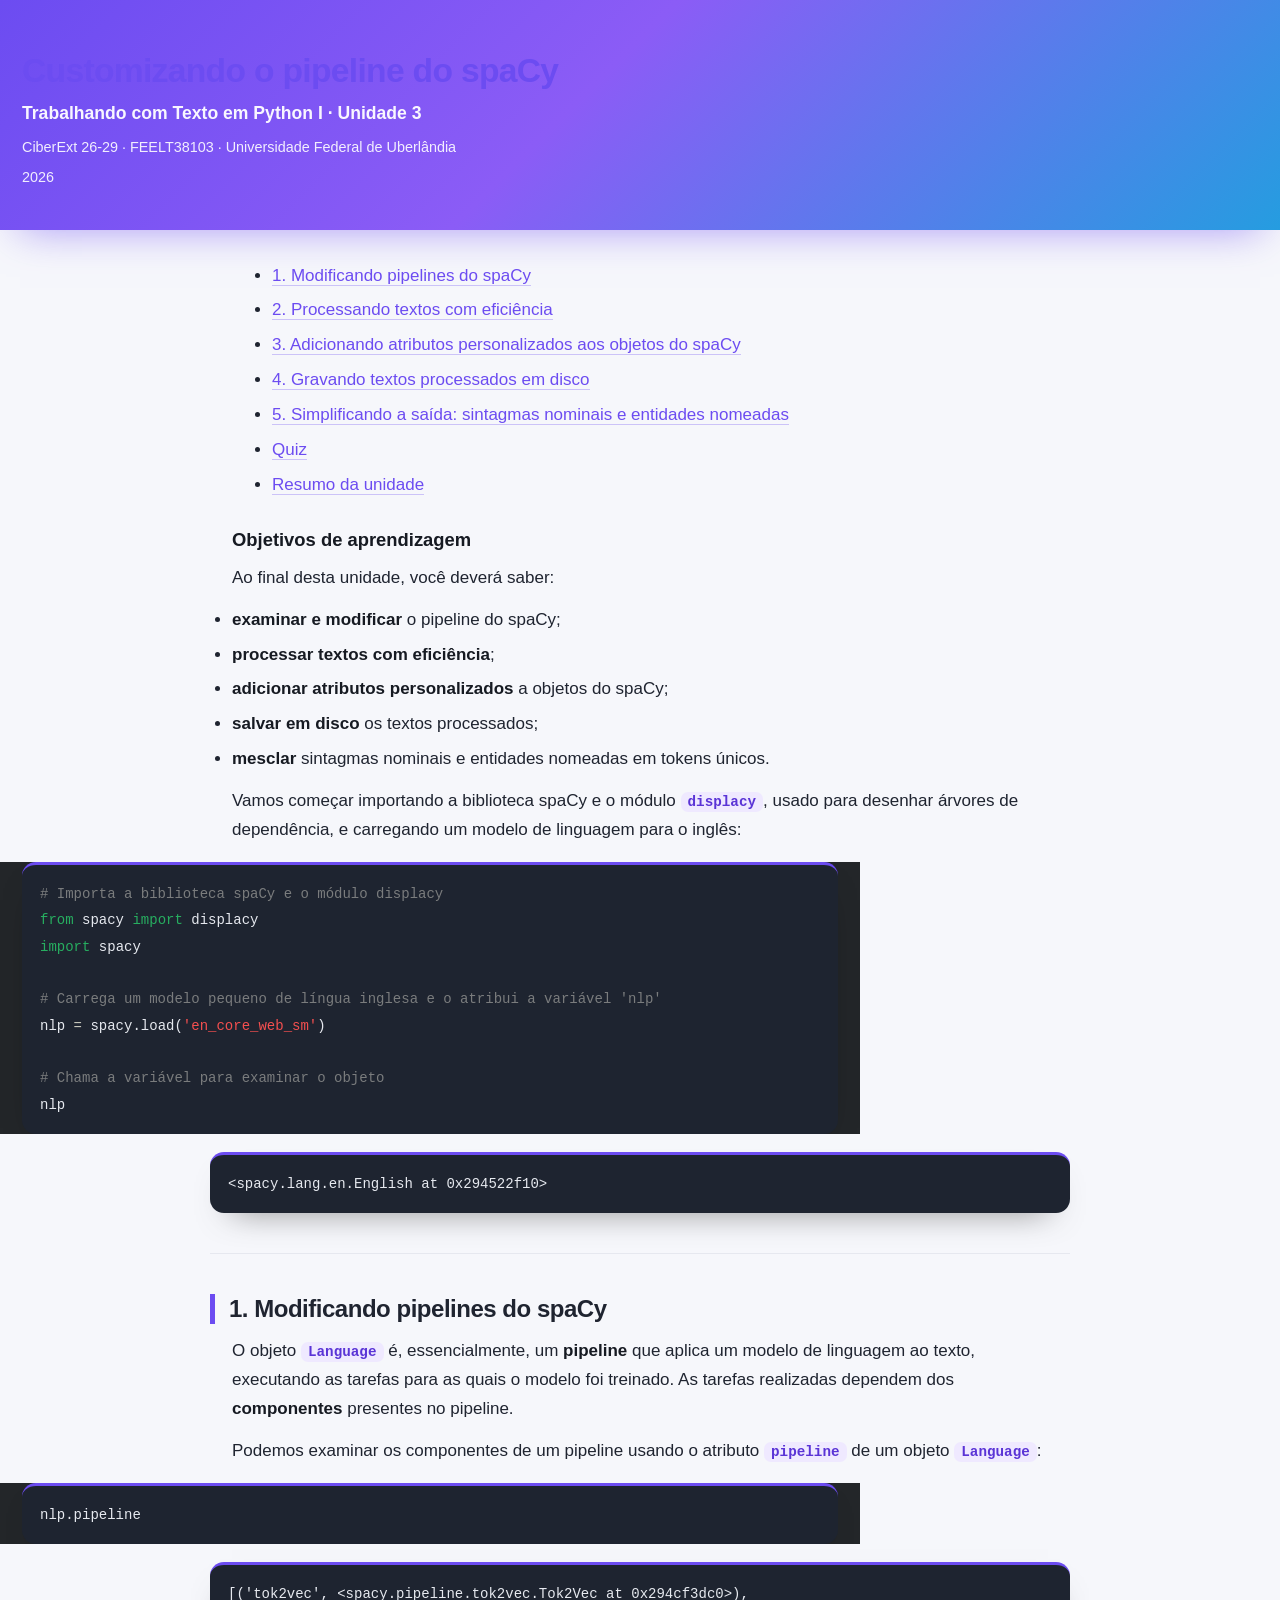
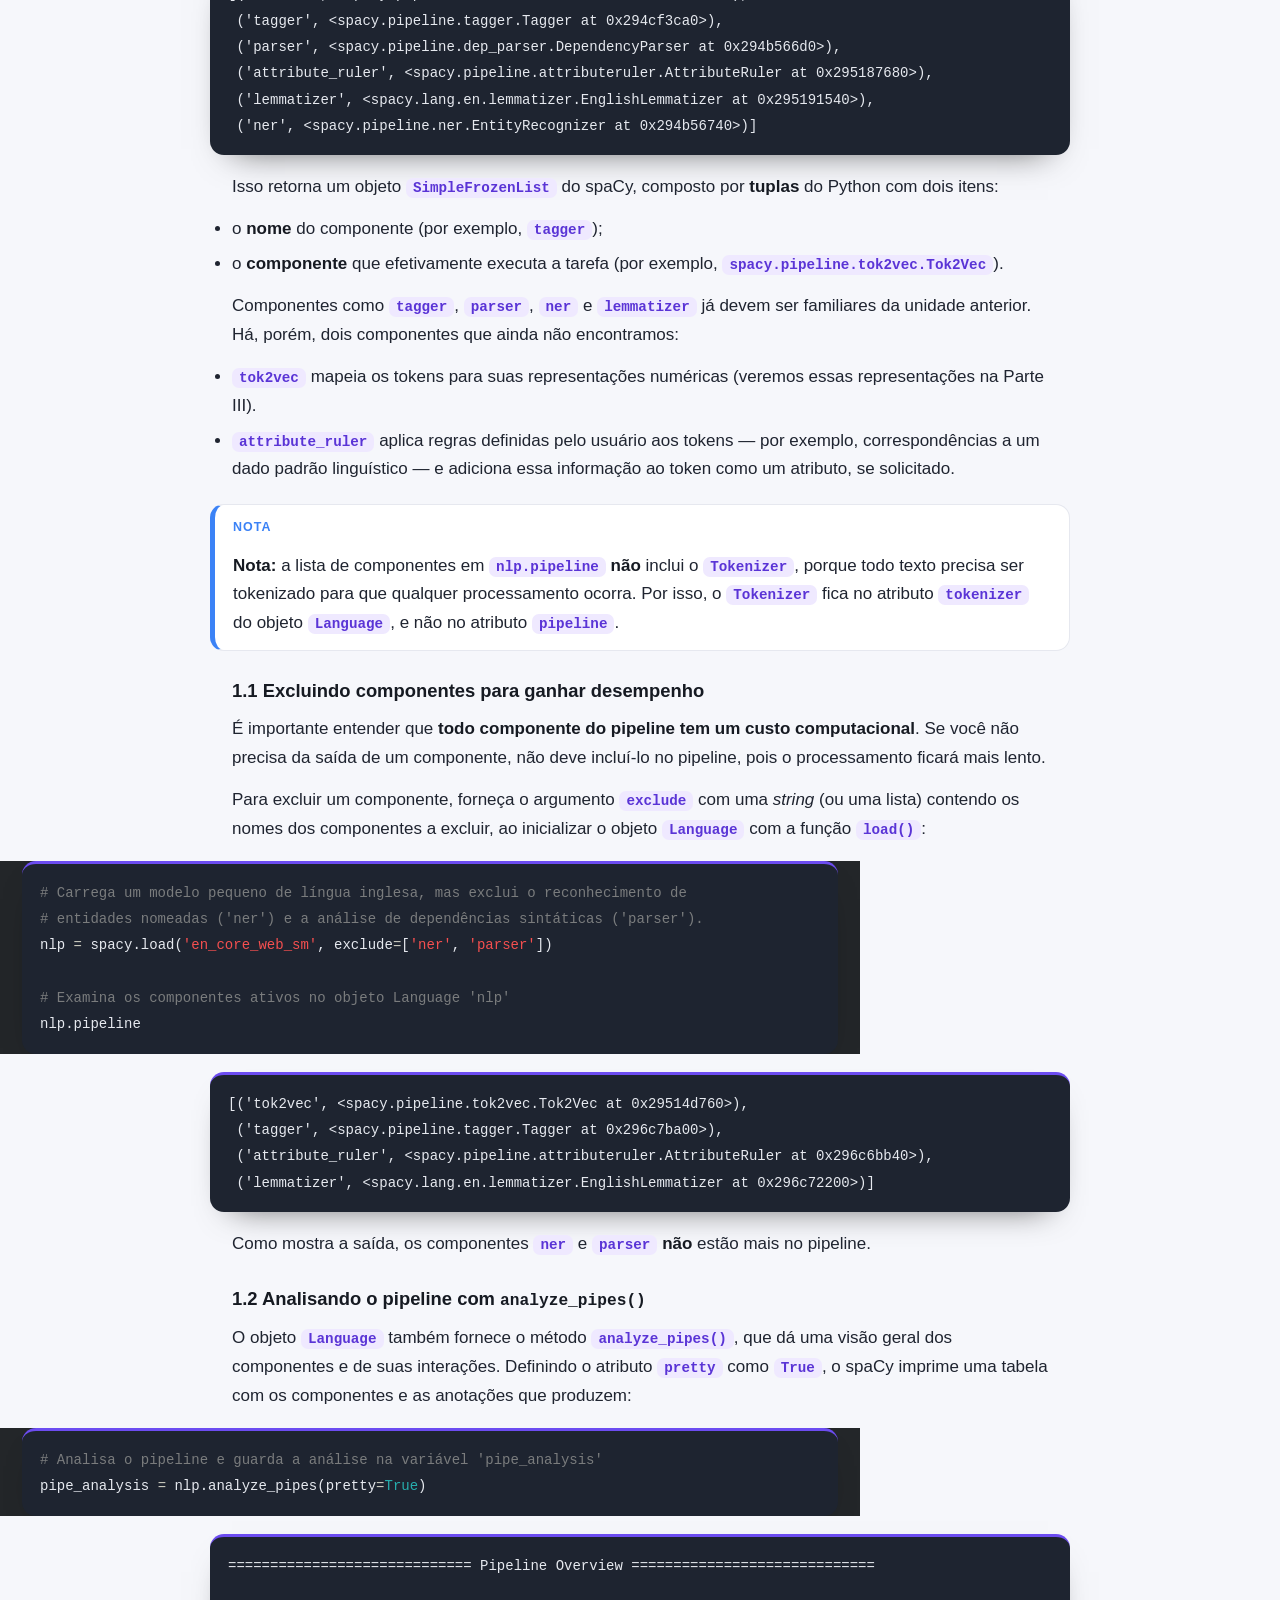
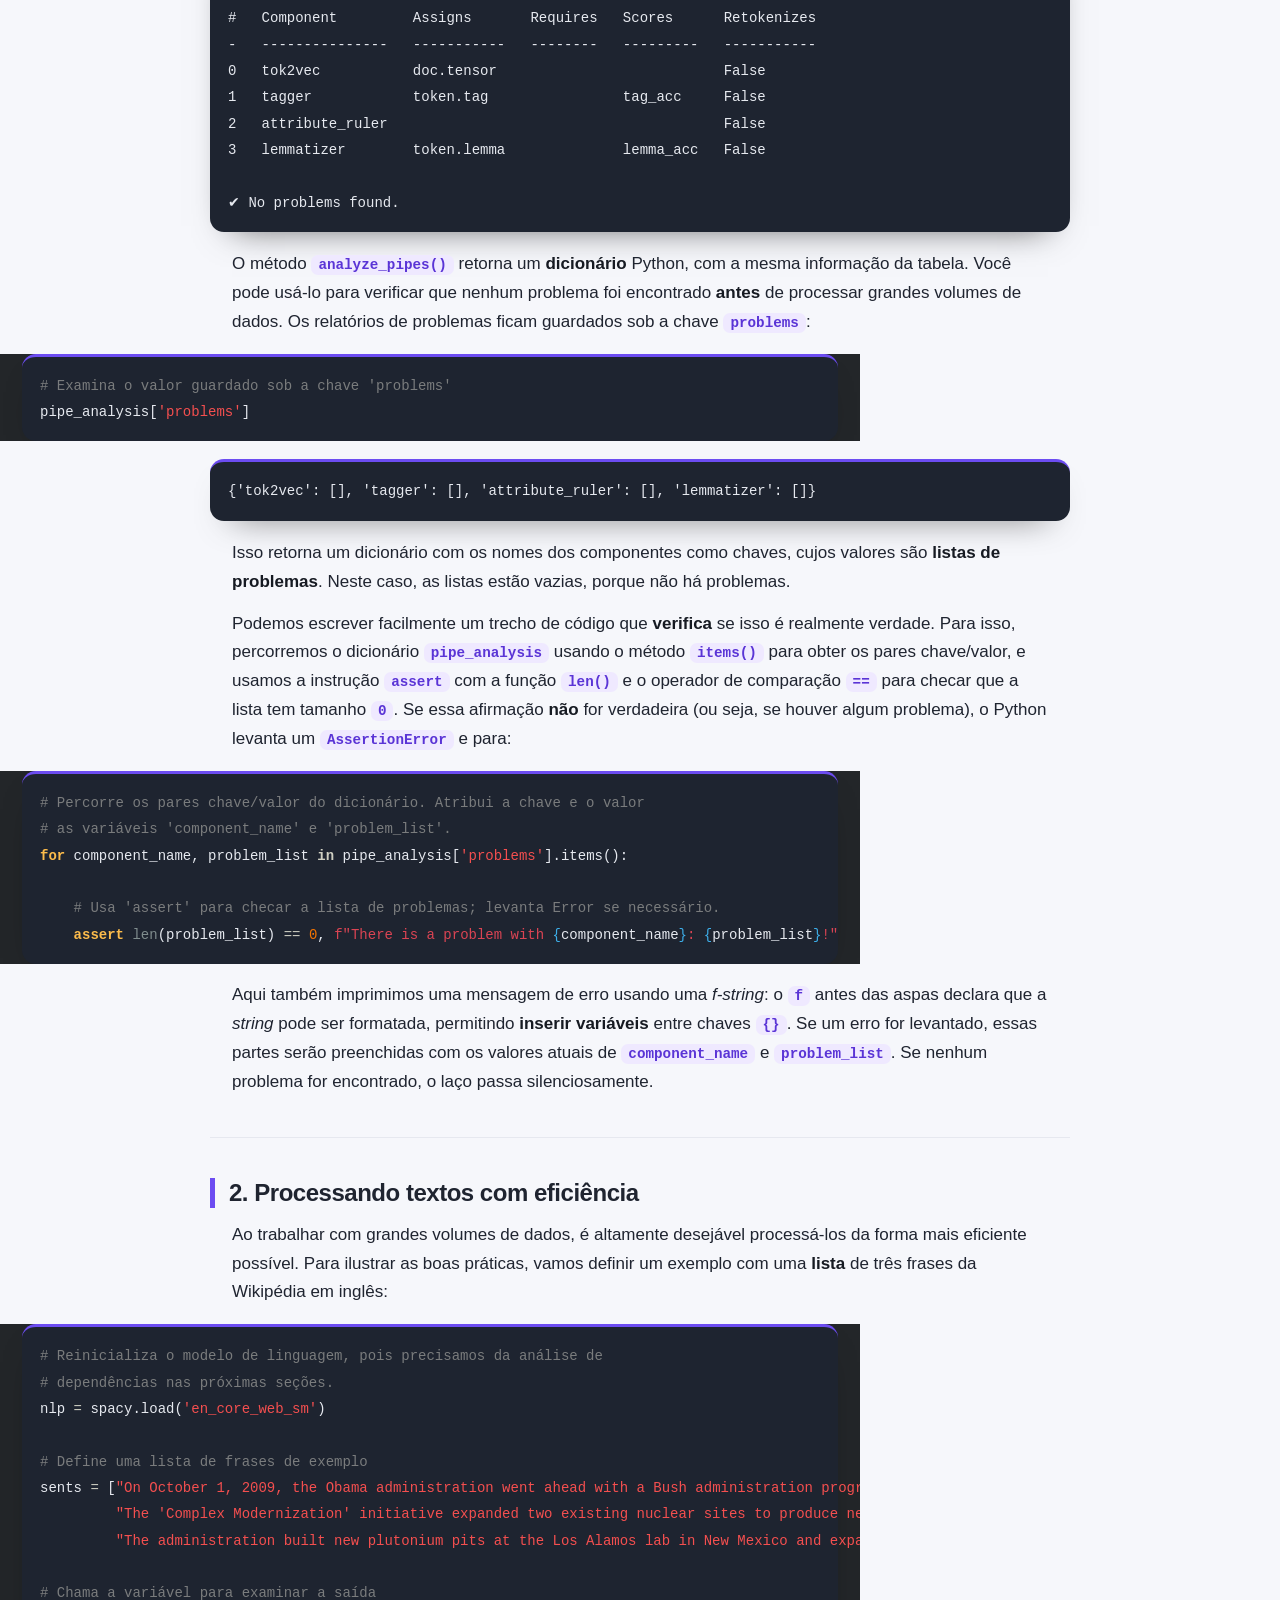
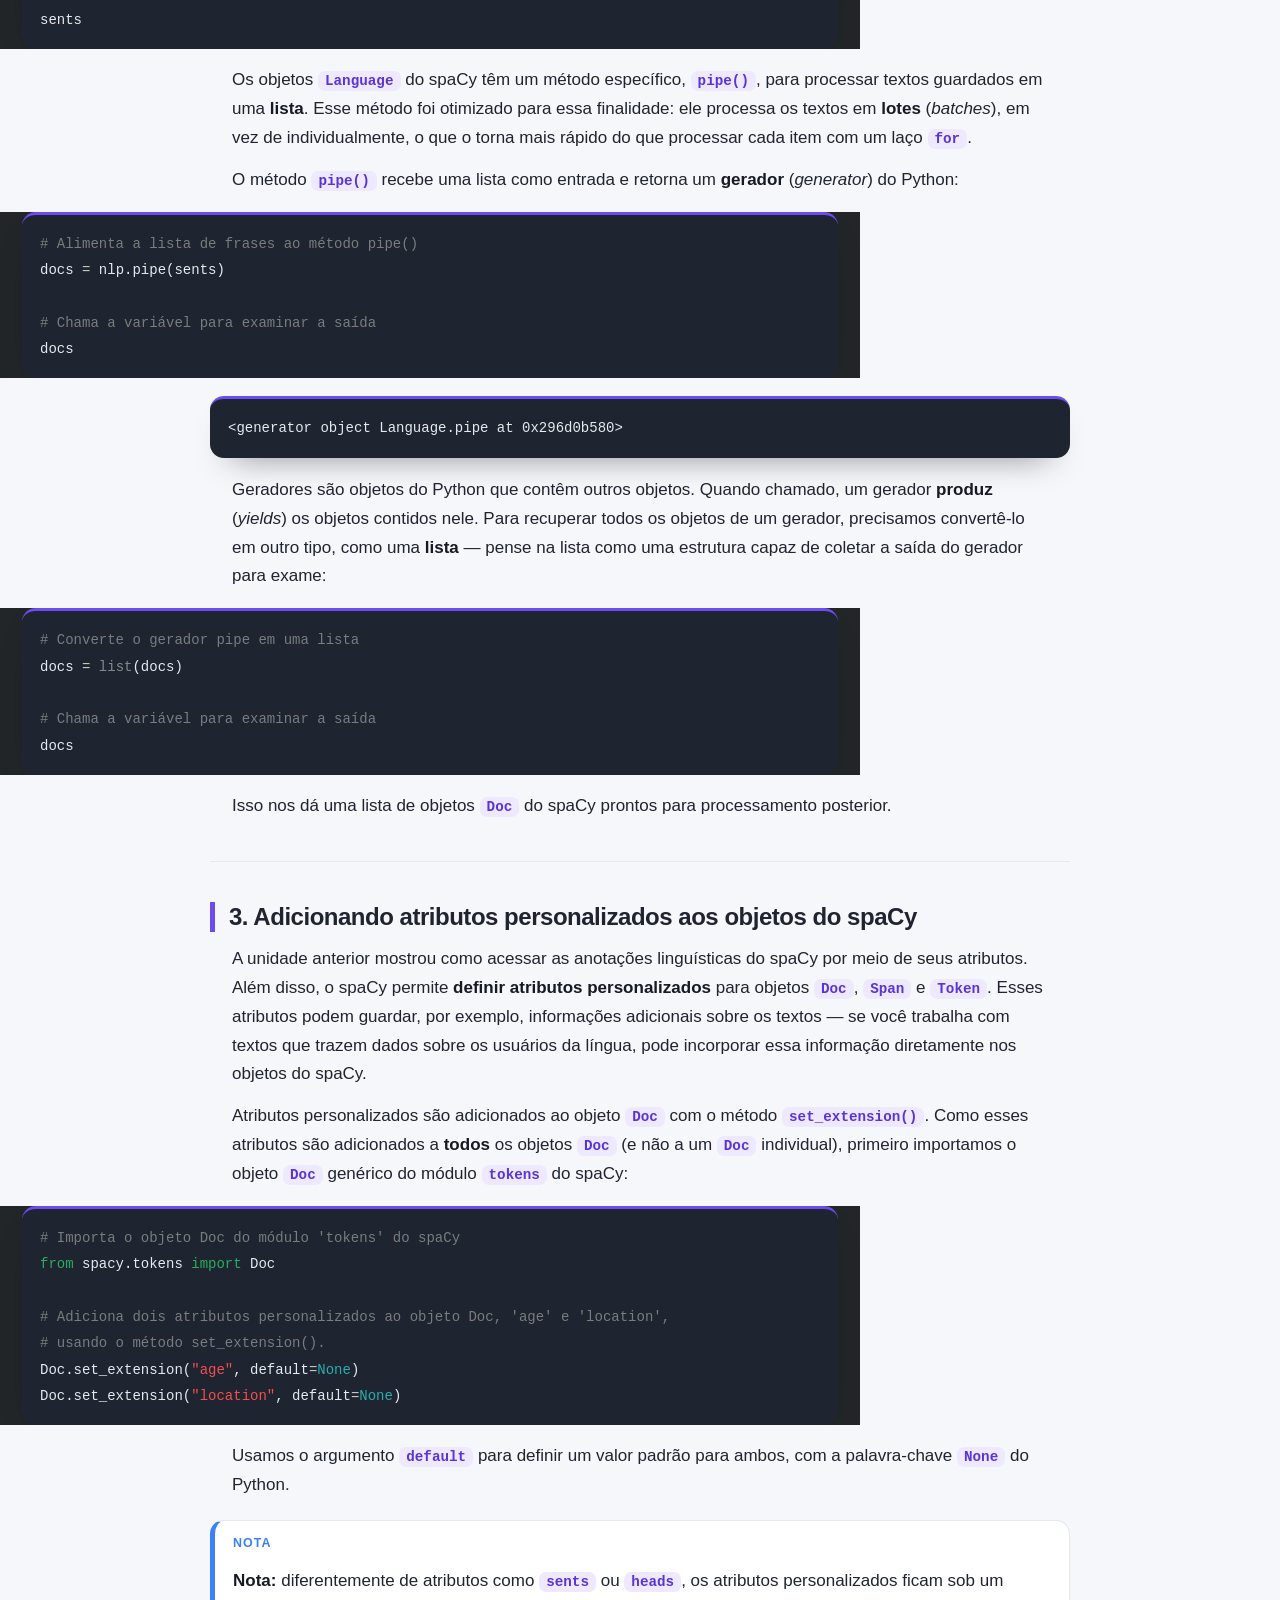
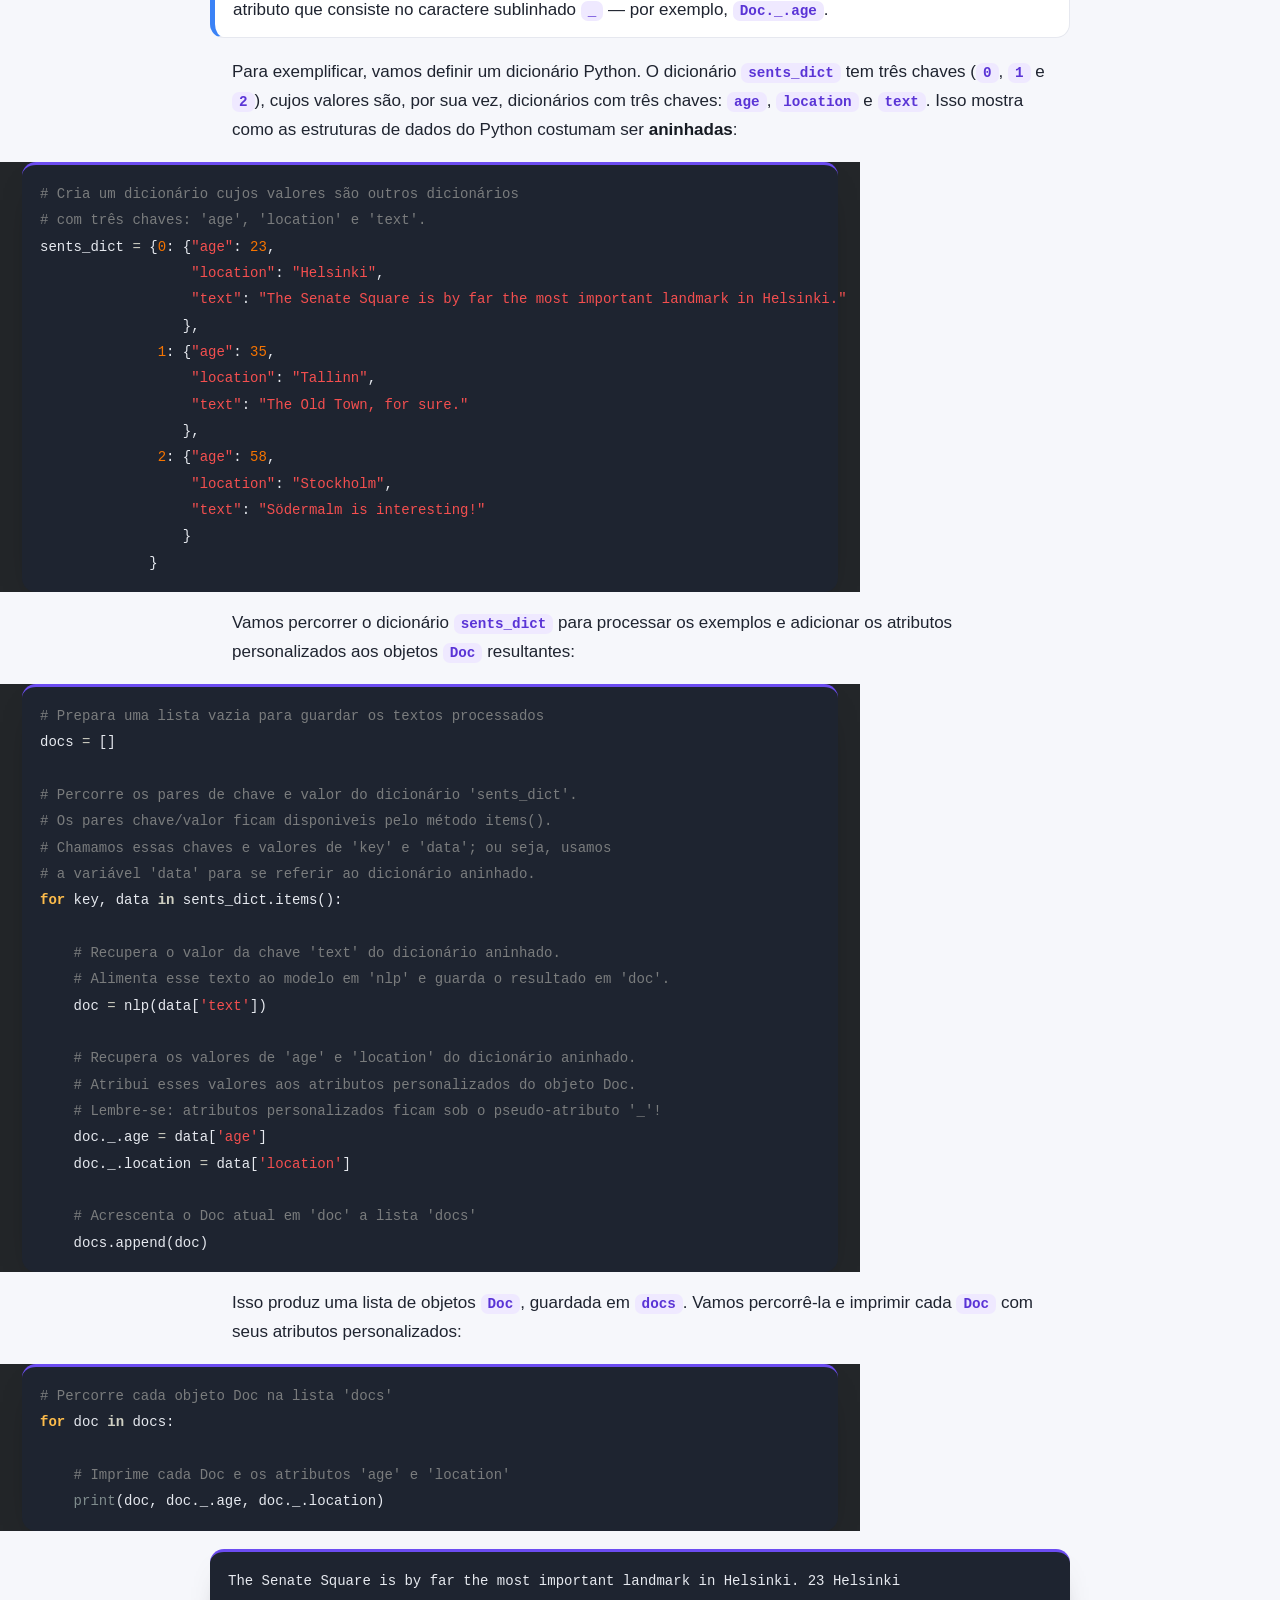
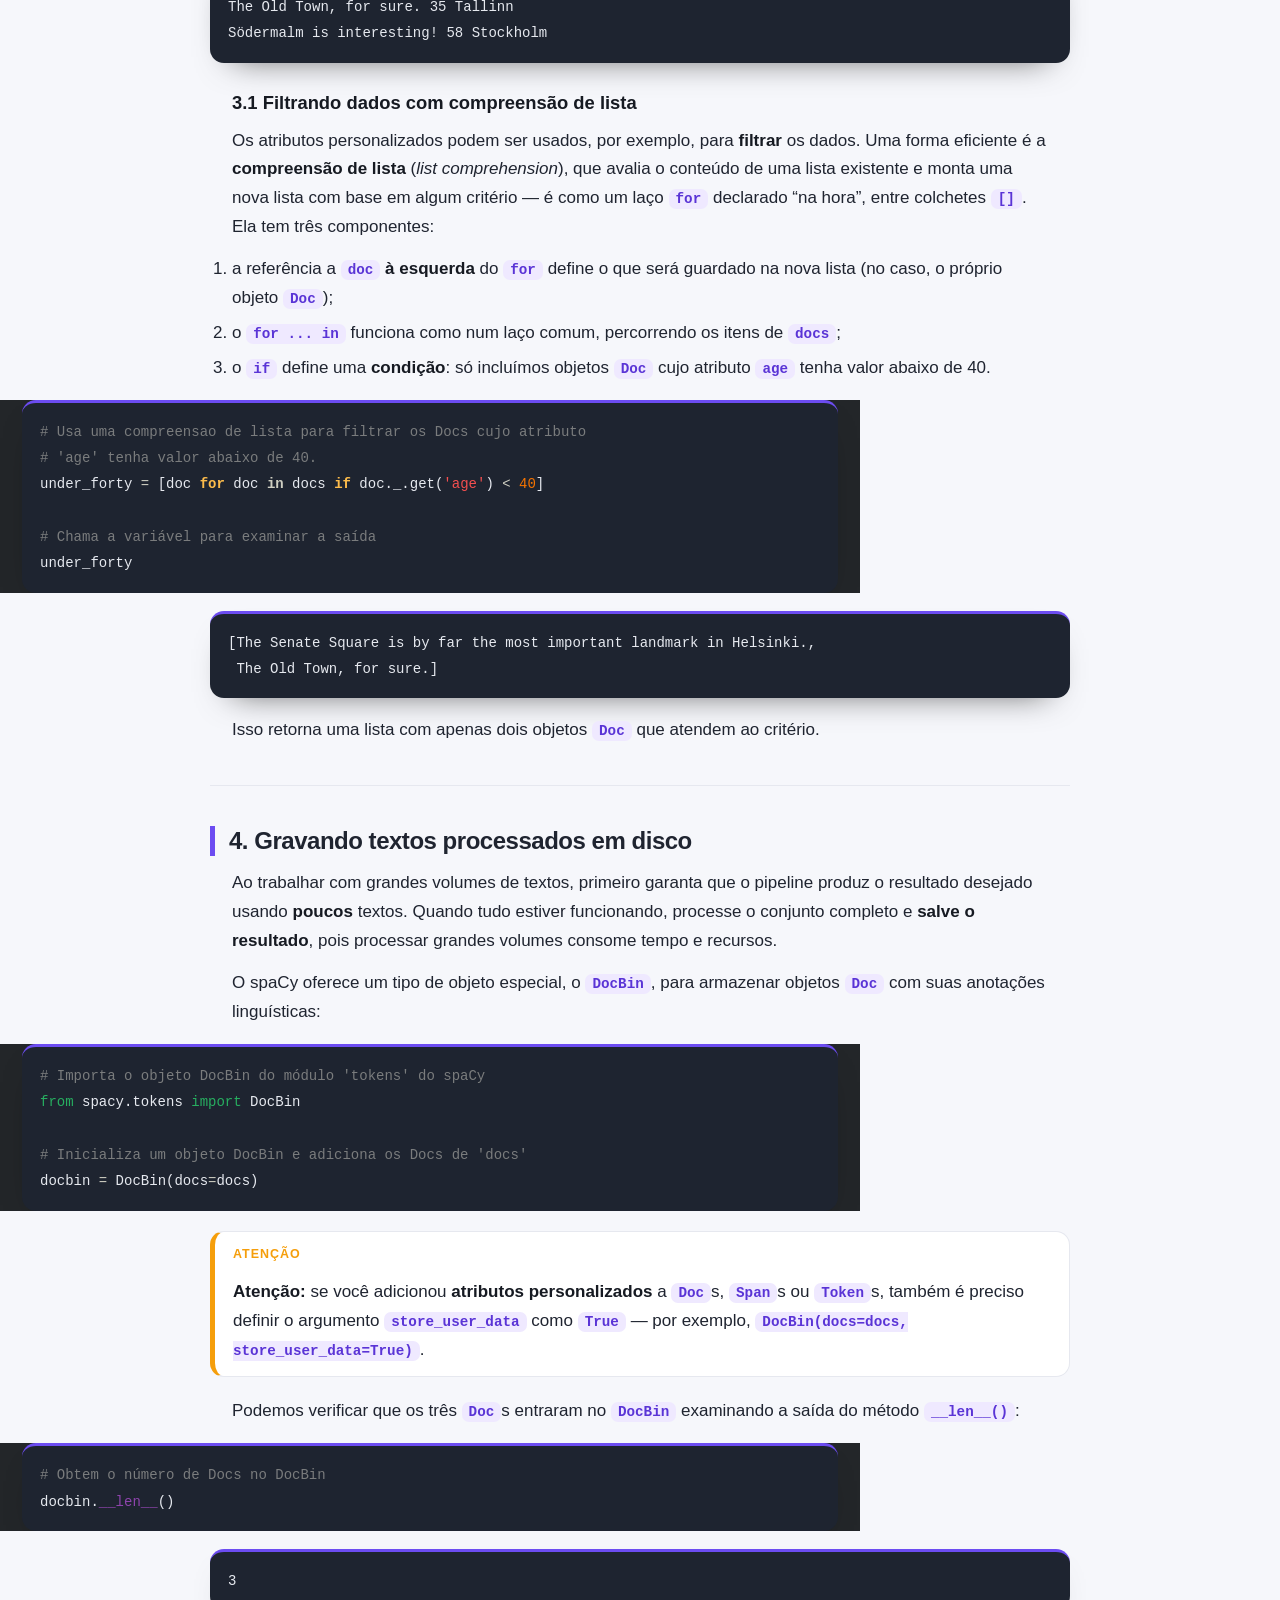
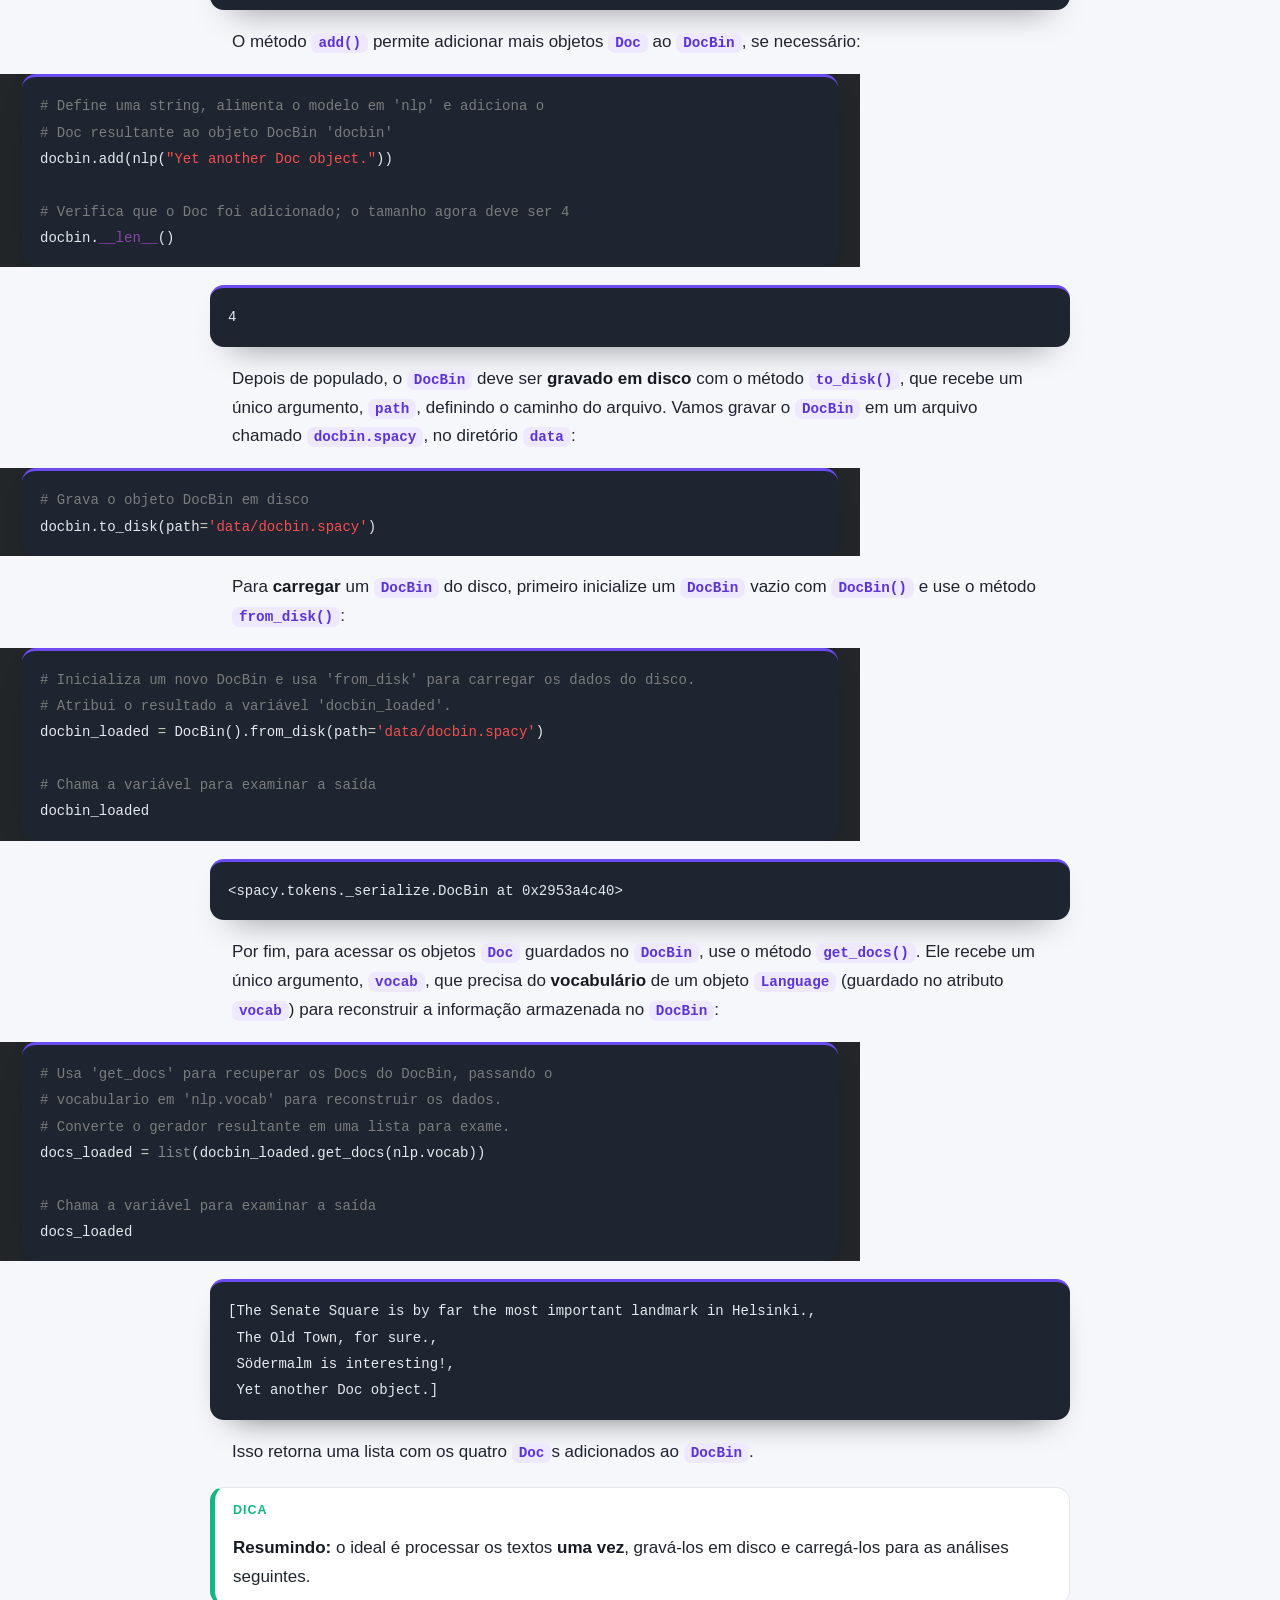
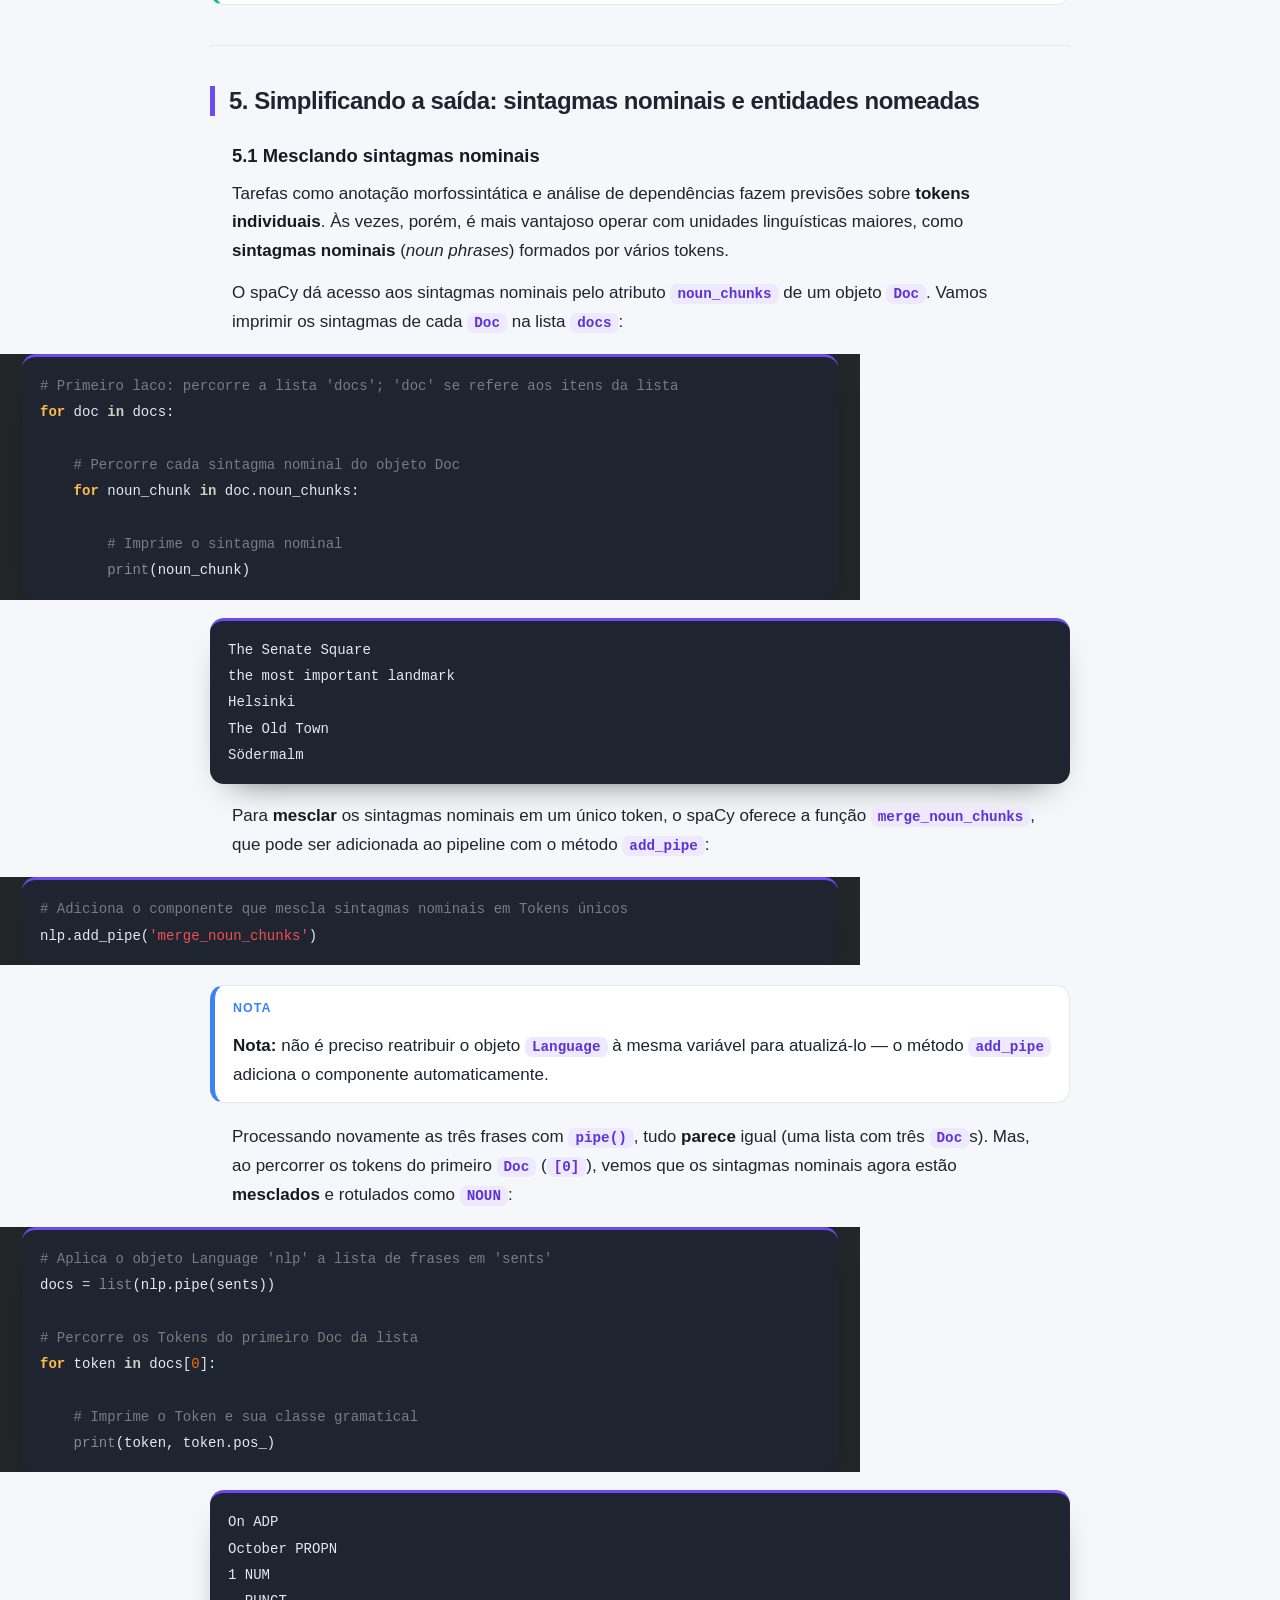
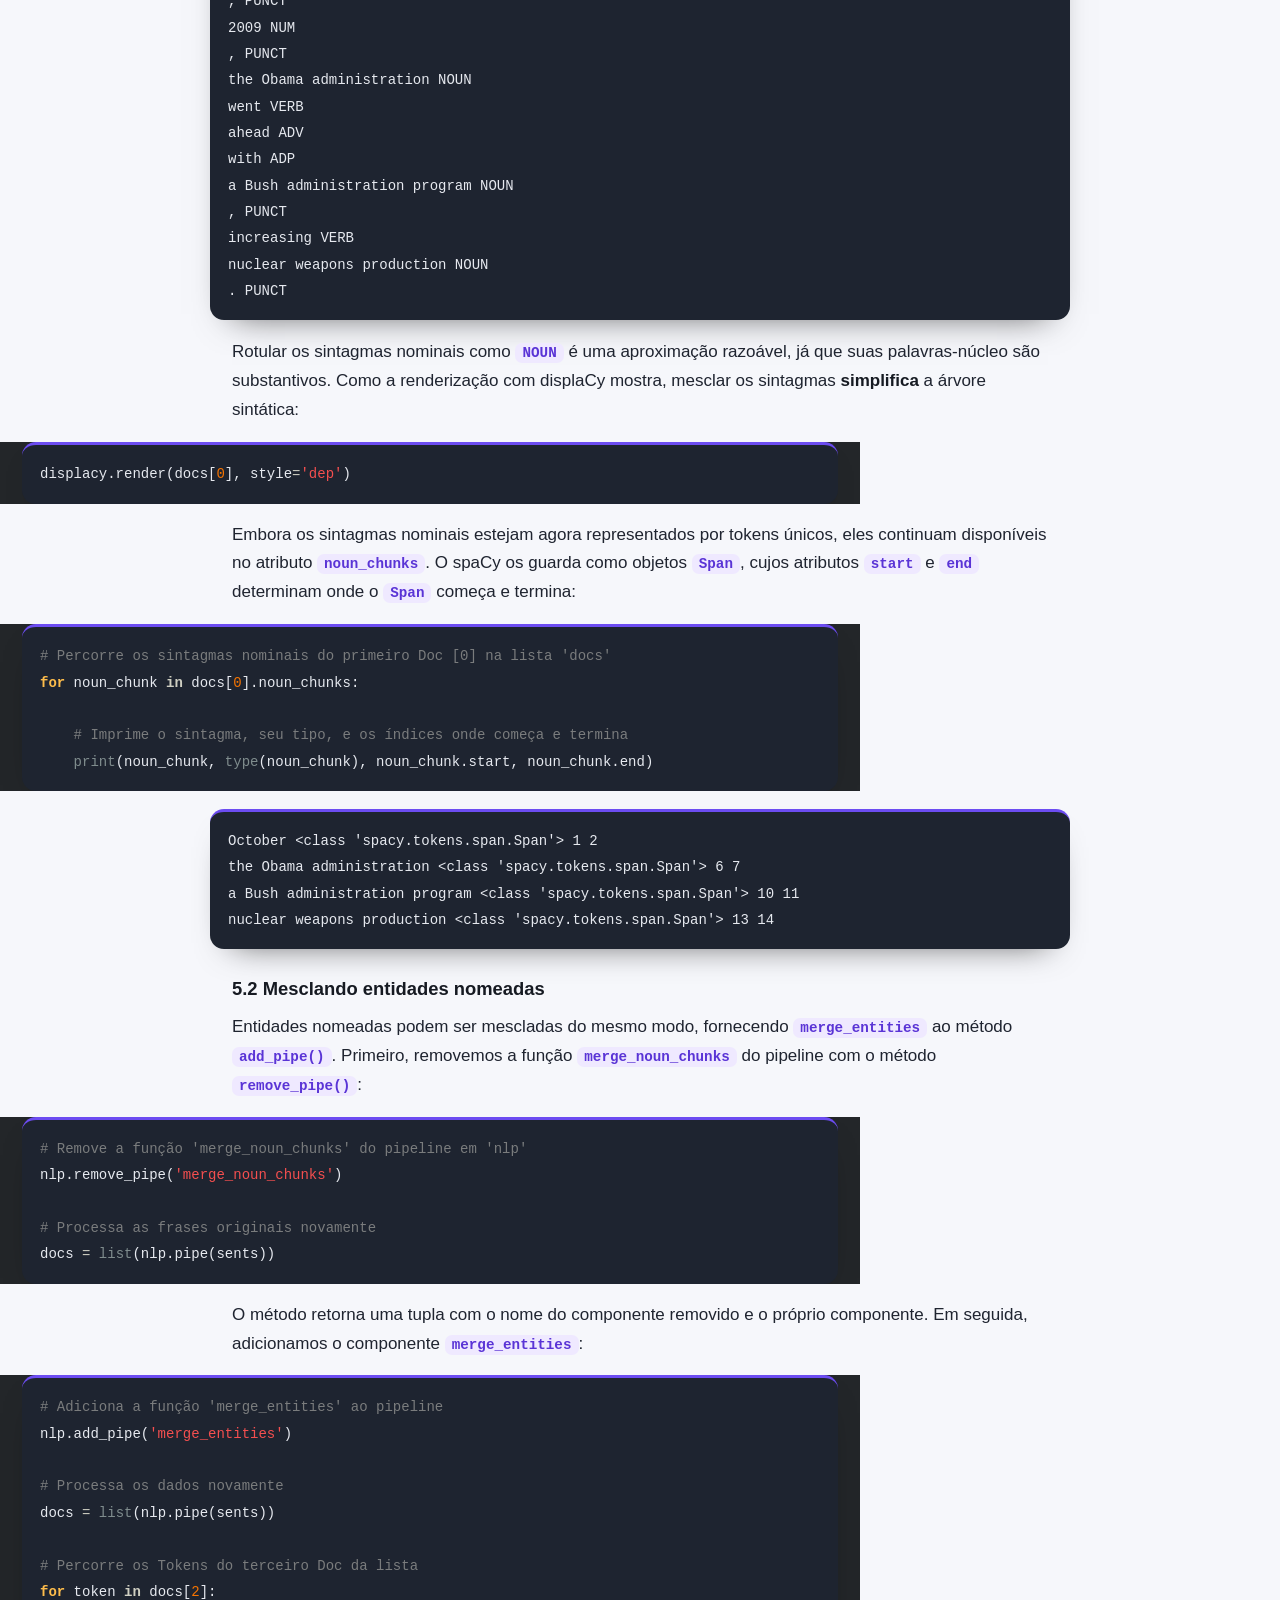
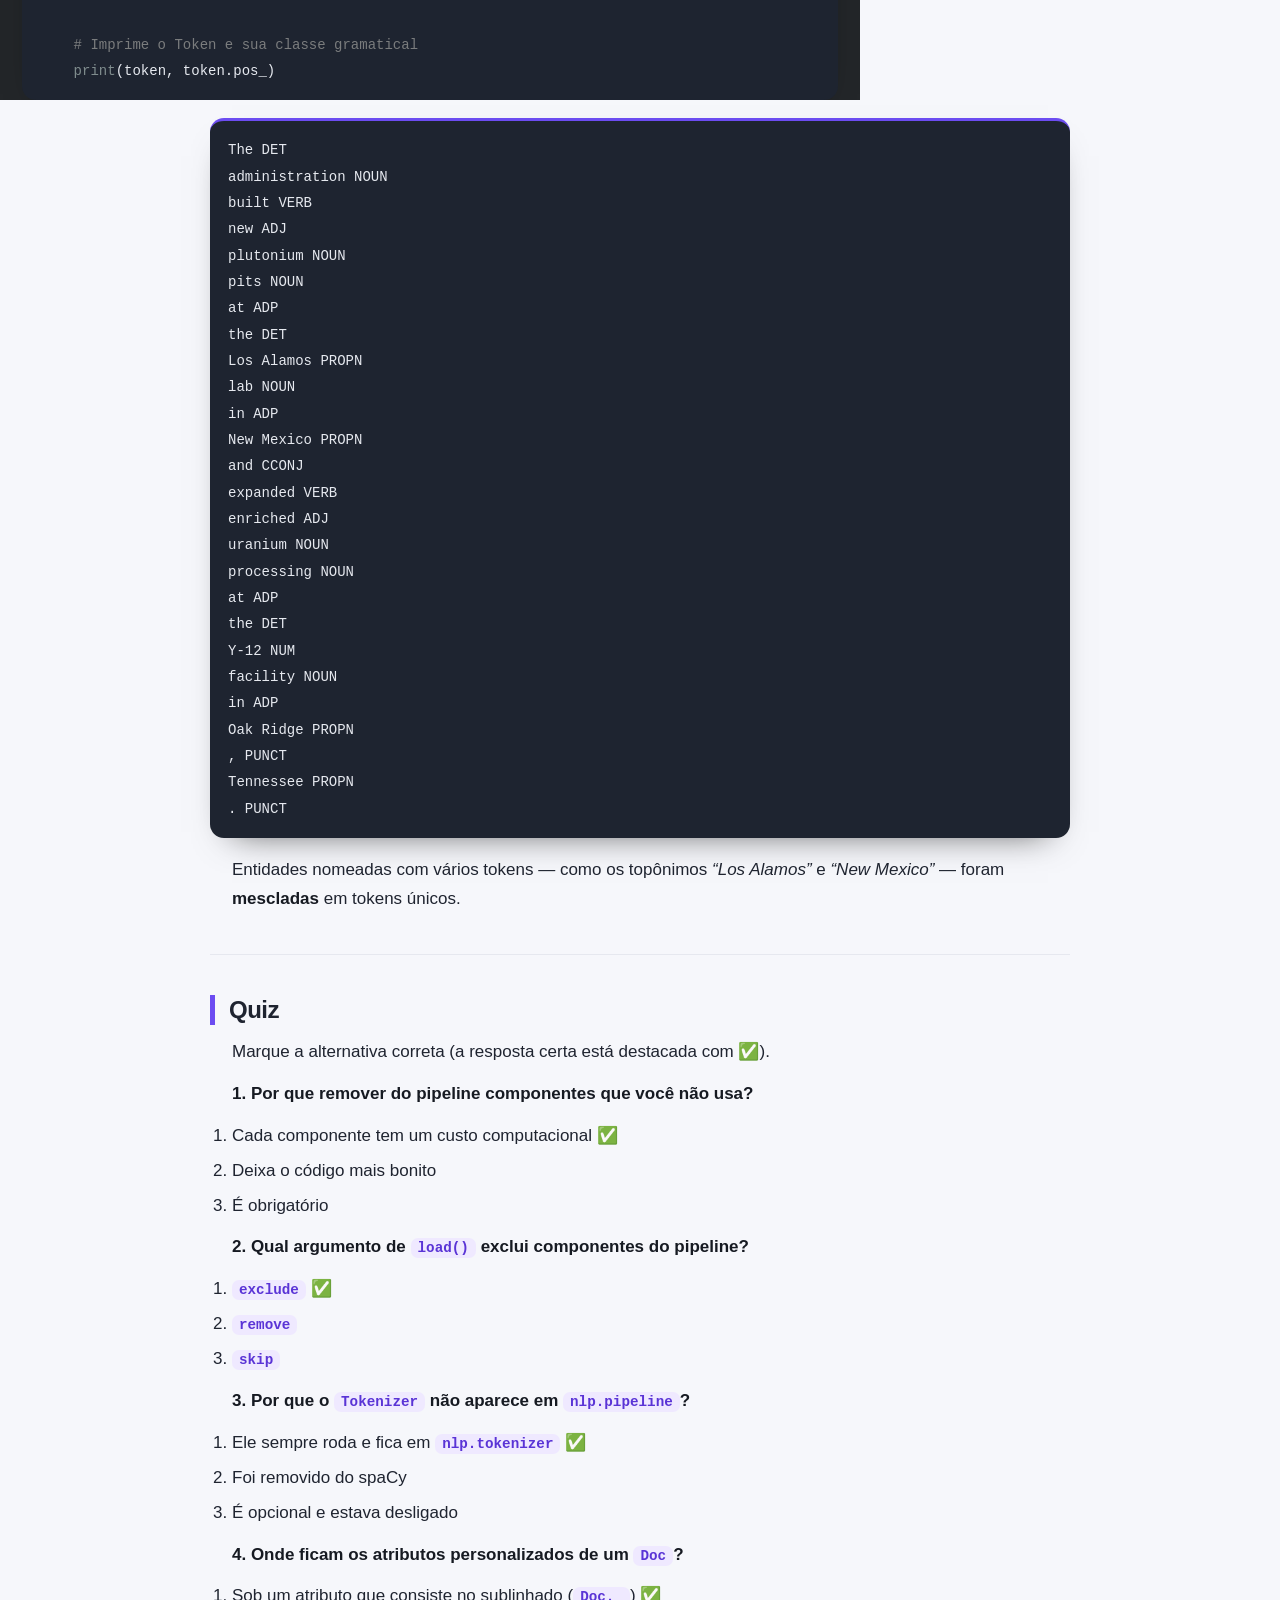
<file: Unidade-3/unidade3_customizando_pipeline_spacy.html>
<!DOCTYPE html>
<html xmlns="http://www.w3.org/1999/xhtml" lang="pt-BR" xml:lang="pt-BR">
<head>
  <meta charset="utf-8" />
  <meta name="generator" content="pandoc 3.10.1" />
  <meta name="viewport" content="width=device-width, initial-scale=1.0, user-scalable=yes" />
  <meta name="author" content="CiberExt 26-29 · FEELT38103 · Universidade Federal de Uberlândia" />
  <meta name="dcterms.date" content="2026-01-01" />
  <title>Customizando o pipeline do spaCy</title>
  <style>

span.smallcaps{font-variant: small-caps;}
div.columns{display: flex; gap: 1.5em;}
div.column{flex: auto;}
@media screen {
div.columns{gap: min(4vw, 1.5em);}
div.column{overflow-x: auto;}
}
div.hanging-indent{margin-left: 1.5em; text-indent: -1.5em;}

ul.task-list[class]{list-style: none;}
ul.task-list li input[type="checkbox"] {
font-size: inherit;
width: 0.8em;
margin: 0 0.8em 0.2em -1.6em;
vertical-align: middle;
}

html { -webkit-text-size-adjust: 100%; }
pre > code.sourceCode { white-space: pre; position: relative; }
pre > code.sourceCode > span { display: inline-block; line-height: 1.25; }
pre > code.sourceCode > span:empty { height: 1.2em; }
.sourceCode { overflow: visible; }
code.sourceCode > span { color: inherit; text-decoration: inherit; }
div.sourceCode { margin: 1em 0; }
pre.sourceCode { margin: 0; }
@media screen {
div.sourceCode { overflow: auto; }
}
@media print {
pre > code.sourceCode { white-space: pre-wrap; }
pre > code.sourceCode > span { text-indent: -5em; padding-left: 5em; }
}
pre.numberSource code
{ counter-reset: source-line 0; }
pre.numberSource code > span
{ position: relative; left: -4em; counter-increment: source-line; }
pre.numberSource code > span > a:first-child::before
{ content: counter(source-line);
position: relative; left: -1em; text-align: right; vertical-align: baseline;
border: none; display: inline-block;
-webkit-touch-callout: none; -webkit-user-select: none;
-khtml-user-select: none; -moz-user-select: none;
-ms-user-select: none; user-select: none;
padding: 0 4px; width: 4em;
background-color: #232629;
color: #7a7c7d;
}
pre.numberSource { margin-left: 3em; border-left: 1px solid #7a7c7d; padding-left: 4px; }
div.sourceCode
{ color: #cfcfc2; background-color: #232629; }
@media screen {
pre > code.sourceCode > span > a:first-child::before { text-decoration: underline; }
}
code span { color: #cfcfc2; } 
code span.al { color: #95da4c; background-color: #4d1f24; font-weight: bold; } 
code span.an { color: #3f8058; } 
code span.at { color: #2980b9; } 
code span.bn { color: #f67400; } 
code span.bu { color: #7f8c8d; } 
code span.cf { color: #fdbc4b; font-weight: bold; } 
code span.ch { color: #3daee9; } 
code span.cn { color: #27aeae; font-weight: bold; } 
code span.co { color: #7a7c7d; } 
code span.cv { color: #7f8c8d; } 
code span.do { color: #a43340; } 
code span.dt { color: #2980b9; } 
code span.dv { color: #f67400; } 
code span.er { color: #da4453; text-decoration: underline; } 
code span.ex { color: #0099ff; font-weight: bold; } 
code span.fl { color: #f67400; } 
code span.fu { color: #8e44ad; } 
code span.im { color: #27ae60; } 
code span.in { color: #c45b00; } 
code span.kw { color: #cfcfc2; font-weight: bold; } 
code span.op { color: #cfcfc2; } 
code span.ot { color: #27ae60; } 
code span.pp { color: #27ae60; } 
code span.re { color: #2980b9; background-color: #153042; } 
code span.sc { color: #3daee9; } 
code span.ss { color: #da4453; } 
code span.st { color: #f44f4f; } 
code span.va { color: #27aeae; } 
code span.vs { color: #da4453; } 
code span.wa { color: #da4453; } 
</style>
  <style type="text/css">
:root{
--bg:#f6f7fb; --surface:#ffffff; --ink:#1f2430; --ink-strong:#161a22; --muted:#5b6472;
--accent:#6c4cf1; --accent2:#00b4d8; --accent-soft:#efe9ff; --inl-ink:#5a34d6;
--code-bg:#1e2430; --code-ink:#e6e9ef;
--border:#e6e8ef; --radius:16px;
--note:#3b82f6; --tip:#10b981; --warn:#f59e0b;
--table-head:#efe9ff; --table-stripe:#f8f9fc;
--mono:'SF Mono',ui-monospace,'JetBrains Mono','Fira Code',Menlo,Consolas,monospace;
--sans:-apple-system,BlinkMacSystemFont,'Segoe UI',Roboto,Inter,'Helvetica Neue',Arial,sans-serif;
}
@media (prefers-color-scheme:dark){
:root{--bg:#12141c;--surface:#1a1d27;--ink:#e6e9f0;--ink-strong:#fff;--muted:#9aa3b2;
--accent-soft:#2a2350;--inl-ink:#c8b6ff;--border:#2a2f3d;
--table-head:#241f43;--table-stripe:#171a23}
}
:root[data-theme="dark"]{--bg:#12141c;--surface:#1a1d27;--ink:#e6e9f0;--ink-strong:#fff;--muted:#9aa3b2;
--accent-soft:#2a2350;--inl-ink:#c8b6ff;--border:#2a2f3d;--table-head:#241f43;--table-stripe:#171a23}
:root[data-theme="light"]{--bg:#f6f7fb;--surface:#fff;--ink:#1f2430;--ink-strong:#161a22;--muted:#5b6472;
--accent-soft:#efe9ff;--inl-ink:#5a34d6;--border:#e6e8ef;--table-head:#efe9ff;--table-stripe:#f8f9fc}
*{box-sizing:border-box}
html{scroll-behavior:smooth}
body{margin:0;background:var(--bg);color:var(--ink);font-family:var(--sans);
line-height:1.7;font-size:17px;-webkit-font-smoothing:antialiased}

body > *{max-width:860px;margin-left:auto;margin-right:auto;padding-left:22px;padding-right:22px}
header#title-block-header{max-width:none;padding:52px 22px 40px;margin-bottom:32px;
background:linear-gradient(135deg,#6c4cf1 0%,#8b5cf6 45%,#00b4d8 120%);color:#fff;
box-shadow:0 18px 40px -20px rgba(108,76,241,.6)}
header#title-block-header > *{max-width:860px;margin:0 auto;padding:0}
header#title-block-header .title{font-size:2.1rem;font-weight:800;letter-spacing:-.02em;line-height:1.15;margin:0}
header#title-block-header .subtitle{font-size:1.1rem;opacity:.95;margin:8px 0 0;font-weight:600}
header#title-block-header .author,header#title-block-header .date{opacity:.9;font-size:.9rem;margin:6px 0 0}
h1,h2,h3{line-height:1.25}
h1{font-size:1.7rem;font-weight:800;color:var(--accent);margin:44px auto 14px;letter-spacing:-.02em}
h2{font-size:1.5rem;font-weight:800;letter-spacing:-.02em;margin:40px auto 12px;
padding-left:14px;border-left:5px solid var(--accent)}
h3{font-size:1.15rem;font-weight:700;color:var(--ink-strong);margin:28px auto 8px}
p{margin:13px auto}
a{color:var(--accent);text-decoration:none;border-bottom:1px solid rgba(108,76,241,.3)}
a:hover{border-color:var(--accent)}
a:focus-visible{outline:2px solid var(--accent2);outline-offset:2px}
strong{color:var(--ink-strong);font-weight:700}
ul,ol{margin:12px auto}
li{margin:6px 0}

code{font-family:var(--mono);font-size:.88em}
p code,li code,td code{background:var(--accent-soft);color:var(--inl-ink);
padding:2px 7px;border-radius:7px;font-weight:600;font-size:.84em}
pre{background:var(--code-bg);color:var(--code-ink);border-radius:14px;padding:16px 18px;
overflow-x:auto;margin:18px auto;border-top:3px solid var(--accent);
box-shadow:0 16px 34px -22px rgba(0,0,0,.7);line-height:1.55}
pre code{background:none;color:inherit;padding:0;font-weight:400;font-size:14px}

div.dica,div.nota,div.atencao,div.objetivos{
border:1px solid var(--border);border-left:5px solid var(--accent);
background:var(--surface);border-radius:14px;padding:12px 18px;margin:20px auto}
div.dica{border-left-color:var(--tip)}
div.nota{border-left-color:var(--note)}
div.atencao{border-left-color:var(--warn)}
div.objetivos{border-left-color:var(--accent);background:var(--accent-soft)}
div.dica::before{content:"Dica";color:var(--tip)}
div.nota::before{content:"Nota";color:var(--note)}
div.atencao::before{content:"Atenção";color:var(--warn)}
div.objetivos::before{content:"Objetivos";color:var(--accent)}
div.dica::before,div.nota::before,div.atencao::before,div.objetivos::before{
display:block;font-weight:800;font-size:.78rem;letter-spacing:.08em;text-transform:uppercase;margin-bottom:4px}
div.dica p:last-child,div.nota p:last-child,div.atencao p:last-child,div.objetivos :last-child{margin-bottom:0}

table{border-collapse:collapse;width:100%;font-size:.92rem;margin:18px auto;
border:1px solid var(--border);border-radius:10px;overflow:hidden;display:block;overflow-x:auto}
th,td{padding:8px 12px;text-align:left;border-bottom:1px solid var(--border)}
thead th{background:var(--table-head);color:var(--ink-strong);font-weight:700}
tbody tr:nth-child(even){background:var(--table-stripe)}
blockquote{margin:16px auto;padding:4px 0 4px 16px;border-left:3px solid var(--border);
color:var(--muted);font-style:italic}
hr{border:none;border-top:1px solid var(--border);margin:40px auto}
@media (prefers-reduced-motion:reduce){html{scroll-behavior:auto}}
</style>
</head>
<body>
<header id="title-block-header">
<h1 class="title">Customizando o pipeline do spaCy</h1>
<p class="subtitle">Trabalhando com Texto em Python I · Unidade 3</p>
<p class="author">CiberExt 26-29 · FEELT38103 · Universidade Federal de
Uberlândia</p>
<p class="date">2026</p>
</header>
<nav id="TOC" role="doc-toc">
<ul>
<li><a href="#modificando-pipelines-do-spacy" id="toc-modificando-pipelines-do-spacy">1. Modificando pipelines do
spaCy</a></li>
<li><a href="#processando-textos-com-eficiência" id="toc-processando-textos-com-eficiência">2. Processando textos com
eficiência</a></li>
<li><a href="#adicionando-atributos-personalizados-aos-objetos-do-spacy" id="toc-adicionando-atributos-personalizados-aos-objetos-do-spacy">3.
Adicionando atributos personalizados aos objetos do spaCy</a></li>
<li><a href="#gravando-textos-processados-em-disco" id="toc-gravando-textos-processados-em-disco">4. Gravando textos
processados em disco</a></li>
<li><a href="#simplificando-a-saída-sintagmas-nominais-e-entidades-nomeadas" id="toc-simplificando-a-saída-sintagmas-nominais-e-entidades-nomeadas">5.
Simplificando a saída: sintagmas nominais e entidades nomeadas</a></li>
<li><a href="#quiz" id="toc-quiz">Quiz</a></li>
<li><a href="#resumo-da-unidade" id="toc-resumo-da-unidade">Resumo da
unidade</a></li>
</ul>
</nav>
<h3 id="objetivos-de-aprendizagem">Objetivos de aprendizagem</h3>
<p>Ao final desta unidade, você deverá saber:</p>
<ul>
<li><strong>examinar e modificar</strong> o pipeline do spaCy;</li>
<li><strong>processar textos com eficiência</strong>;</li>
<li><strong>adicionar atributos personalizados</strong> a objetos do
spaCy;</li>
<li><strong>salvar em disco</strong> os textos processados;</li>
<li><strong>mesclar</strong> sintagmas nominais e entidades nomeadas em
tokens únicos.</li>
</ul>
<p>Vamos começar importando a biblioteca spaCy e o módulo
<code>displacy</code>, usado para desenhar árvores de dependência, e
carregando um modelo de linguagem para o inglês:</p>
<div class="sourceCode" id="cb1"><pre class="sourceCode python"><code class="sourceCode python"><span id="cb1-1"><a href="#cb1-1" aria-hidden="true" tabindex="-1"></a><span class="co"># Importa a biblioteca spaCy e o módulo displacy</span></span>
<span id="cb1-2"><a href="#cb1-2" aria-hidden="true" tabindex="-1"></a><span class="im">from</span> spacy <span class="im">import</span> displacy</span>
<span id="cb1-3"><a href="#cb1-3" aria-hidden="true" tabindex="-1"></a><span class="im">import</span> spacy</span>
<span id="cb1-4"><a href="#cb1-4" aria-hidden="true" tabindex="-1"></a></span>
<span id="cb1-5"><a href="#cb1-5" aria-hidden="true" tabindex="-1"></a><span class="co"># Carrega um modelo pequeno de língua inglesa e o atribui a variável &#39;nlp&#39;</span></span>
<span id="cb1-6"><a href="#cb1-6" aria-hidden="true" tabindex="-1"></a>nlp <span class="op">=</span> spacy.load(<span class="st">&#39;en_core_web_sm&#39;</span>)</span>
<span id="cb1-7"><a href="#cb1-7" aria-hidden="true" tabindex="-1"></a></span>
<span id="cb1-8"><a href="#cb1-8" aria-hidden="true" tabindex="-1"></a><span class="co"># Chama a variável para examinar o objeto</span></span>
<span id="cb1-9"><a href="#cb1-9" aria-hidden="true" tabindex="-1"></a>nlp</span></code></pre></div>
<pre class="text"><code>&lt;spacy.lang.en.English at 0x294522f10&gt;</code></pre>
<hr />
<h2 id="modificando-pipelines-do-spacy">1. Modificando pipelines do
spaCy</h2>
<p>O objeto <code>Language</code> é, essencialmente, um
<strong>pipeline</strong> que aplica um modelo de linguagem ao texto,
executando as tarefas para as quais o modelo foi treinado. As tarefas
realizadas dependem dos <strong>componentes</strong> presentes no
pipeline.</p>
<p>Podemos examinar os componentes de um pipeline usando o atributo
<code>pipeline</code> de um objeto <code>Language</code>:</p>
<div class="sourceCode" id="cb3"><pre class="sourceCode python"><code class="sourceCode python"><span id="cb3-1"><a href="#cb3-1" aria-hidden="true" tabindex="-1"></a>nlp.pipeline</span></code></pre></div>
<pre class="text"><code>[(&#39;tok2vec&#39;, &lt;spacy.pipeline.tok2vec.Tok2Vec at 0x294cf3dc0&gt;),
 (&#39;tagger&#39;, &lt;spacy.pipeline.tagger.Tagger at 0x294cf3ca0&gt;),
 (&#39;parser&#39;, &lt;spacy.pipeline.dep_parser.DependencyParser at 0x294b566d0&gt;),
 (&#39;attribute_ruler&#39;, &lt;spacy.pipeline.attributeruler.AttributeRuler at 0x295187680&gt;),
 (&#39;lemmatizer&#39;, &lt;spacy.lang.en.lemmatizer.EnglishLemmatizer at 0x295191540&gt;),
 (&#39;ner&#39;, &lt;spacy.pipeline.ner.EntityRecognizer at 0x294b56740&gt;)]</code></pre>
<p>Isso retorna um objeto <code>SimpleFrozenList</code> do spaCy,
composto por <strong>tuplas</strong> do Python com dois itens:</p>
<ul>
<li>o <strong>nome</strong> do componente (por exemplo,
<code>tagger</code>);</li>
<li>o <strong>componente</strong> que efetivamente executa a tarefa (por
exemplo, <code>spacy.pipeline.tok2vec.Tok2Vec</code>).</li>
</ul>
<p>Componentes como <code>tagger</code>, <code>parser</code>,
<code>ner</code> e <code>lemmatizer</code> já devem ser familiares da
unidade anterior. Há, porém, dois componentes que ainda não
encontramos:</p>
<ul>
<li><strong><code>tok2vec</code></strong> mapeia os tokens para suas
representações numéricas (veremos essas representações na Parte
III).</li>
<li><strong><code>attribute_ruler</code></strong> aplica regras
definidas pelo usuário aos tokens — por exemplo, correspondências a um
dado padrão linguístico — e adiciona essa informação ao token como um
atributo, se solicitado.</li>
</ul>
<div class="nota">
<p><strong>Nota:</strong> a lista de componentes em
<code>nlp.pipeline</code> <strong>não</strong> inclui o
<code>Tokenizer</code>, porque todo texto precisa ser tokenizado para
que qualquer processamento ocorra. Por isso, o <code>Tokenizer</code>
fica no atributo <code>tokenizer</code> do objeto <code>Language</code>,
e não no atributo <code>pipeline</code>.</p>
</div>
<h3 id="excluindo-componentes-para-ganhar-desempenho">1.1 Excluindo
componentes para ganhar desempenho</h3>
<p>É importante entender que <strong>todo componente do pipeline tem um
custo computacional</strong>. Se você não precisa da saída de um
componente, não deve incluí‑lo no pipeline, pois o processamento ficará
mais lento.</p>
<p>Para excluir um componente, forneça o argumento <code>exclude</code>
com uma <em>string</em> (ou uma lista) contendo os nomes dos componentes
a excluir, ao inicializar o objeto <code>Language</code> com a função
<code>load()</code>:</p>
<div class="sourceCode" id="cb5"><pre class="sourceCode python"><code class="sourceCode python"><span id="cb5-1"><a href="#cb5-1" aria-hidden="true" tabindex="-1"></a><span class="co"># Carrega um modelo pequeno de língua inglesa, mas exclui o reconhecimento de</span></span>
<span id="cb5-2"><a href="#cb5-2" aria-hidden="true" tabindex="-1"></a><span class="co"># entidades nomeadas (&#39;ner&#39;) e a análise de dependências sintáticas (&#39;parser&#39;).</span></span>
<span id="cb5-3"><a href="#cb5-3" aria-hidden="true" tabindex="-1"></a>nlp <span class="op">=</span> spacy.load(<span class="st">&#39;en_core_web_sm&#39;</span>, exclude<span class="op">=</span>[<span class="st">&#39;ner&#39;</span>, <span class="st">&#39;parser&#39;</span>])</span>
<span id="cb5-4"><a href="#cb5-4" aria-hidden="true" tabindex="-1"></a></span>
<span id="cb5-5"><a href="#cb5-5" aria-hidden="true" tabindex="-1"></a><span class="co"># Examina os componentes ativos no objeto Language &#39;nlp&#39;</span></span>
<span id="cb5-6"><a href="#cb5-6" aria-hidden="true" tabindex="-1"></a>nlp.pipeline</span></code></pre></div>
<pre class="text"><code>[(&#39;tok2vec&#39;, &lt;spacy.pipeline.tok2vec.Tok2Vec at 0x29514d760&gt;),
 (&#39;tagger&#39;, &lt;spacy.pipeline.tagger.Tagger at 0x296c7ba00&gt;),
 (&#39;attribute_ruler&#39;, &lt;spacy.pipeline.attributeruler.AttributeRuler at 0x296c6bb40&gt;),
 (&#39;lemmatizer&#39;, &lt;spacy.lang.en.lemmatizer.EnglishLemmatizer at 0x296c72200&gt;)]</code></pre>
<p>Como mostra a saída, os componentes <code>ner</code> e
<code>parser</code> <strong>não</strong> estão mais no pipeline.</p>
<h3 id="analisando-o-pipeline-com-analyze_pipes">1.2 Analisando o
pipeline com <code>analyze_pipes()</code></h3>
<p>O objeto <code>Language</code> também fornece o método
<code>analyze_pipes()</code>, que dá uma visão geral dos componentes e
de suas interações. Definindo o atributo <code>pretty</code> como
<code>True</code>, o spaCy imprime uma tabela com os componentes e as
anotações que produzem:</p>
<div class="sourceCode" id="cb7"><pre class="sourceCode python"><code class="sourceCode python"><span id="cb7-1"><a href="#cb7-1" aria-hidden="true" tabindex="-1"></a><span class="co"># Analisa o pipeline e guarda a análise na variável &#39;pipe_analysis&#39;</span></span>
<span id="cb7-2"><a href="#cb7-2" aria-hidden="true" tabindex="-1"></a>pipe_analysis <span class="op">=</span> nlp.analyze_pipes(pretty<span class="op">=</span><span class="va">True</span>)</span></code></pre></div>
<pre class="text"><code>============================= Pipeline Overview =============================

#   Component         Assigns       Requires   Scores      Retokenizes
-   ---------------   -----------   --------   ---------   -----------
0   tok2vec           doc.tensor                           False
1   tagger            token.tag                tag_acc     False
2   attribute_ruler                                        False
3   lemmatizer        token.lemma              lemma_acc   False

✔ No problems found.</code></pre>
<p>O método <code>analyze_pipes()</code> retorna um
<strong>dicionário</strong> Python, com a mesma informação da tabela.
Você pode usá‑lo para verificar que nenhum problema foi encontrado
<strong>antes</strong> de processar grandes volumes de dados. Os
relatórios de problemas ficam guardados sob a chave
<code>problems</code>:</p>
<div class="sourceCode" id="cb9"><pre class="sourceCode python"><code class="sourceCode python"><span id="cb9-1"><a href="#cb9-1" aria-hidden="true" tabindex="-1"></a><span class="co"># Examina o valor guardado sob a chave &#39;problems&#39;</span></span>
<span id="cb9-2"><a href="#cb9-2" aria-hidden="true" tabindex="-1"></a>pipe_analysis[<span class="st">&#39;problems&#39;</span>]</span></code></pre></div>
<pre class="text"><code>{&#39;tok2vec&#39;: [], &#39;tagger&#39;: [], &#39;attribute_ruler&#39;: [], &#39;lemmatizer&#39;: []}</code></pre>
<p>Isso retorna um dicionário com os nomes dos componentes como chaves,
cujos valores são <strong>listas de problemas</strong>. Neste caso, as
listas estão vazias, porque não há problemas.</p>
<p>Podemos escrever facilmente um trecho de código que
<strong>verifica</strong> se isso é realmente verdade. Para isso,
percorremos o dicionário <code>pipe_analysis</code> usando o método
<code>items()</code> para obter os pares chave/valor, e usamos a
instrução <code>assert</code> com a função <code>len()</code> e o
operador de comparação <code>==</code> para checar que a lista tem
tamanho <code>0</code>. Se essa afirmação <strong>não</strong> for
verdadeira (ou seja, se houver algum problema), o Python levanta um
<code>AssertionError</code> e para:</p>
<div class="sourceCode" id="cb11"><pre class="sourceCode python"><code class="sourceCode python"><span id="cb11-1"><a href="#cb11-1" aria-hidden="true" tabindex="-1"></a><span class="co"># Percorre os pares chave/valor do dicionário. Atribui a chave e o valor</span></span>
<span id="cb11-2"><a href="#cb11-2" aria-hidden="true" tabindex="-1"></a><span class="co"># as variáveis &#39;component_name&#39; e &#39;problem_list&#39;.</span></span>
<span id="cb11-3"><a href="#cb11-3" aria-hidden="true" tabindex="-1"></a><span class="cf">for</span> component_name, problem_list <span class="kw">in</span> pipe_analysis[<span class="st">&#39;problems&#39;</span>].items():</span>
<span id="cb11-4"><a href="#cb11-4" aria-hidden="true" tabindex="-1"></a></span>
<span id="cb11-5"><a href="#cb11-5" aria-hidden="true" tabindex="-1"></a>    <span class="co"># Usa &#39;assert&#39; para checar a lista de problemas; levanta Error se necessário.</span></span>
<span id="cb11-6"><a href="#cb11-6" aria-hidden="true" tabindex="-1"></a>    <span class="cf">assert</span> <span class="bu">len</span>(problem_list) <span class="op">==</span> <span class="dv">0</span>, <span class="ss">f&quot;There is a problem with </span><span class="sc">{</span>component_name<span class="sc">}</span><span class="ss">: </span><span class="sc">{</span>problem_list<span class="sc">}</span><span class="ss">!&quot;</span></span></code></pre></div>
<p>Aqui também imprimimos uma mensagem de erro usando uma
<em>f‑string</em>: o <code>f</code> antes das aspas declara que a
<em>string</em> pode ser formatada, permitindo <strong>inserir
variáveis</strong> entre chaves <code>{}</code>. Se um erro for
levantado, essas partes serão preenchidas com os valores atuais de
<code>component_name</code> e <code>problem_list</code>. Se nenhum
problema for encontrado, o laço passa silenciosamente.</p>
<hr />
<h2 id="processando-textos-com-eficiência">2. Processando textos com
eficiência</h2>
<p>Ao trabalhar com grandes volumes de dados, é altamente desejável
processá‑los da forma mais eficiente possível. Para ilustrar as boas
práticas, vamos definir um exemplo com uma <strong>lista</strong> de
três frases da Wikipédia em inglês:</p>
<div class="sourceCode" id="cb12"><pre class="sourceCode python"><code class="sourceCode python"><span id="cb12-1"><a href="#cb12-1" aria-hidden="true" tabindex="-1"></a><span class="co"># Reinicializa o modelo de linguagem, pois precisamos da análise de</span></span>
<span id="cb12-2"><a href="#cb12-2" aria-hidden="true" tabindex="-1"></a><span class="co"># dependências nas próximas seções.</span></span>
<span id="cb12-3"><a href="#cb12-3" aria-hidden="true" tabindex="-1"></a>nlp <span class="op">=</span> spacy.load(<span class="st">&#39;en_core_web_sm&#39;</span>)</span>
<span id="cb12-4"><a href="#cb12-4" aria-hidden="true" tabindex="-1"></a></span>
<span id="cb12-5"><a href="#cb12-5" aria-hidden="true" tabindex="-1"></a><span class="co"># Define uma lista de frases de exemplo</span></span>
<span id="cb12-6"><a href="#cb12-6" aria-hidden="true" tabindex="-1"></a>sents <span class="op">=</span> [<span class="st">&quot;On October 1, 2009, the Obama administration went ahead with a Bush administration program, increasing nuclear weapons production.&quot;</span>,</span>
<span id="cb12-7"><a href="#cb12-7" aria-hidden="true" tabindex="-1"></a>         <span class="st">&quot;The &#39;Complex Modernization&#39; initiative expanded two existing nuclear sites to produce new bomb parts.&quot;</span>,</span>
<span id="cb12-8"><a href="#cb12-8" aria-hidden="true" tabindex="-1"></a>         <span class="st">&quot;The administration built new plutonium pits at the Los Alamos lab in New Mexico and expanded enriched uranium processing at the Y-12 facility in Oak Ridge, Tennessee.&quot;</span>]</span>
<span id="cb12-9"><a href="#cb12-9" aria-hidden="true" tabindex="-1"></a></span>
<span id="cb12-10"><a href="#cb12-10" aria-hidden="true" tabindex="-1"></a><span class="co"># Chama a variável para examinar a saída</span></span>
<span id="cb12-11"><a href="#cb12-11" aria-hidden="true" tabindex="-1"></a>sents</span></code></pre></div>
<p>Os objetos <code>Language</code> do spaCy têm um método específico,
<code>pipe()</code>, para processar textos guardados em uma
<strong>lista</strong>. Esse método foi otimizado para essa finalidade:
ele processa os textos em <strong>lotes</strong> (<em>batches</em>), em
vez de individualmente, o que o torna mais rápido do que processar cada
item com um laço <code>for</code>.</p>
<p>O método <code>pipe()</code> recebe uma lista como entrada e retorna
um <strong>gerador</strong> (<em>generator</em>) do Python:</p>
<div class="sourceCode" id="cb13"><pre class="sourceCode python"><code class="sourceCode python"><span id="cb13-1"><a href="#cb13-1" aria-hidden="true" tabindex="-1"></a><span class="co"># Alimenta a lista de frases ao método pipe()</span></span>
<span id="cb13-2"><a href="#cb13-2" aria-hidden="true" tabindex="-1"></a>docs <span class="op">=</span> nlp.pipe(sents)</span>
<span id="cb13-3"><a href="#cb13-3" aria-hidden="true" tabindex="-1"></a></span>
<span id="cb13-4"><a href="#cb13-4" aria-hidden="true" tabindex="-1"></a><span class="co"># Chama a variável para examinar a saída</span></span>
<span id="cb13-5"><a href="#cb13-5" aria-hidden="true" tabindex="-1"></a>docs</span></code></pre></div>
<pre class="text"><code>&lt;generator object Language.pipe at 0x296d0b580&gt;</code></pre>
<p>Geradores são objetos do Python que contêm outros objetos. Quando
chamado, um gerador <strong>produz</strong> (<em>yields</em>) os objetos
contidos nele. Para recuperar todos os objetos de um gerador, precisamos
convertê‑lo em outro tipo, como uma <strong>lista</strong> — pense na
lista como uma estrutura capaz de coletar a saída do gerador para
exame:</p>
<div class="sourceCode" id="cb15"><pre class="sourceCode python"><code class="sourceCode python"><span id="cb15-1"><a href="#cb15-1" aria-hidden="true" tabindex="-1"></a><span class="co"># Converte o gerador pipe em uma lista</span></span>
<span id="cb15-2"><a href="#cb15-2" aria-hidden="true" tabindex="-1"></a>docs <span class="op">=</span> <span class="bu">list</span>(docs)</span>
<span id="cb15-3"><a href="#cb15-3" aria-hidden="true" tabindex="-1"></a></span>
<span id="cb15-4"><a href="#cb15-4" aria-hidden="true" tabindex="-1"></a><span class="co"># Chama a variável para examinar a saída</span></span>
<span id="cb15-5"><a href="#cb15-5" aria-hidden="true" tabindex="-1"></a>docs</span></code></pre></div>
<p>Isso nos dá uma lista de objetos <code>Doc</code> do spaCy prontos
para processamento posterior.</p>
<hr />
<h2 id="adicionando-atributos-personalizados-aos-objetos-do-spacy">3.
Adicionando atributos personalizados aos objetos do spaCy</h2>
<p>A unidade anterior mostrou como acessar as anotações linguísticas do
spaCy por meio de seus atributos. Além disso, o spaCy permite
<strong>definir atributos personalizados</strong> para objetos
<code>Doc</code>, <code>Span</code> e <code>Token</code>. Esses
atributos podem guardar, por exemplo, informações adicionais sobre os
textos — se você trabalha com textos que trazem dados sobre os usuários
da língua, pode incorporar essa informação diretamente nos objetos do
spaCy.</p>
<p>Atributos personalizados são adicionados ao objeto <code>Doc</code>
com o método <code>set_extension()</code>. Como esses atributos são
adicionados a <strong>todos</strong> os objetos <code>Doc</code> (e não
a um <code>Doc</code> individual), primeiro importamos o objeto
<code>Doc</code> genérico do módulo <code>tokens</code> do spaCy:</p>
<div class="sourceCode" id="cb16"><pre class="sourceCode python"><code class="sourceCode python"><span id="cb16-1"><a href="#cb16-1" aria-hidden="true" tabindex="-1"></a><span class="co"># Importa o objeto Doc do módulo &#39;tokens&#39; do spaCy</span></span>
<span id="cb16-2"><a href="#cb16-2" aria-hidden="true" tabindex="-1"></a><span class="im">from</span> spacy.tokens <span class="im">import</span> Doc</span>
<span id="cb16-3"><a href="#cb16-3" aria-hidden="true" tabindex="-1"></a></span>
<span id="cb16-4"><a href="#cb16-4" aria-hidden="true" tabindex="-1"></a><span class="co"># Adiciona dois atributos personalizados ao objeto Doc, &#39;age&#39; e &#39;location&#39;,</span></span>
<span id="cb16-5"><a href="#cb16-5" aria-hidden="true" tabindex="-1"></a><span class="co"># usando o método set_extension().</span></span>
<span id="cb16-6"><a href="#cb16-6" aria-hidden="true" tabindex="-1"></a>Doc.set_extension(<span class="st">&quot;age&quot;</span>, default<span class="op">=</span><span class="va">None</span>)</span>
<span id="cb16-7"><a href="#cb16-7" aria-hidden="true" tabindex="-1"></a>Doc.set_extension(<span class="st">&quot;location&quot;</span>, default<span class="op">=</span><span class="va">None</span>)</span></code></pre></div>
<p>Usamos o argumento <code>default</code> para definir um valor padrão
para ambos, com a palavra‑chave <code>None</code> do Python.</p>
<div class="nota">
<p><strong>Nota:</strong> diferentemente de atributos como
<code>sents</code> ou <code>heads</code>, os atributos personalizados
ficam sob um atributo que consiste no caractere sublinhado
<code>_</code> — por exemplo, <code>Doc._.age</code>.</p>
</div>
<p>Para exemplificar, vamos definir um dicionário Python. O dicionário
<code>sents_dict</code> tem três chaves (<code>0</code>, <code>1</code>
e <code>2</code>), cujos valores são, por sua vez, dicionários com três
chaves: <code>age</code>, <code>location</code> e <code>text</code>.
Isso mostra como as estruturas de dados do Python costumam ser
<strong>aninhadas</strong>:</p>
<div class="sourceCode" id="cb17"><pre class="sourceCode python"><code class="sourceCode python"><span id="cb17-1"><a href="#cb17-1" aria-hidden="true" tabindex="-1"></a><span class="co"># Cria um dicionário cujos valores são outros dicionários</span></span>
<span id="cb17-2"><a href="#cb17-2" aria-hidden="true" tabindex="-1"></a><span class="co"># com três chaves: &#39;age&#39;, &#39;location&#39; e &#39;text&#39;.</span></span>
<span id="cb17-3"><a href="#cb17-3" aria-hidden="true" tabindex="-1"></a>sents_dict <span class="op">=</span> {<span class="dv">0</span>: {<span class="st">&quot;age&quot;</span>: <span class="dv">23</span>,</span>
<span id="cb17-4"><a href="#cb17-4" aria-hidden="true" tabindex="-1"></a>                  <span class="st">&quot;location&quot;</span>: <span class="st">&quot;Helsinki&quot;</span>,</span>
<span id="cb17-5"><a href="#cb17-5" aria-hidden="true" tabindex="-1"></a>                  <span class="st">&quot;text&quot;</span>: <span class="st">&quot;The Senate Square is by far the most important landmark in Helsinki.&quot;</span></span>
<span id="cb17-6"><a href="#cb17-6" aria-hidden="true" tabindex="-1"></a>                 },</span>
<span id="cb17-7"><a href="#cb17-7" aria-hidden="true" tabindex="-1"></a>              <span class="dv">1</span>: {<span class="st">&quot;age&quot;</span>: <span class="dv">35</span>,</span>
<span id="cb17-8"><a href="#cb17-8" aria-hidden="true" tabindex="-1"></a>                  <span class="st">&quot;location&quot;</span>: <span class="st">&quot;Tallinn&quot;</span>,</span>
<span id="cb17-9"><a href="#cb17-9" aria-hidden="true" tabindex="-1"></a>                  <span class="st">&quot;text&quot;</span>: <span class="st">&quot;The Old Town, for sure.&quot;</span></span>
<span id="cb17-10"><a href="#cb17-10" aria-hidden="true" tabindex="-1"></a>                 },</span>
<span id="cb17-11"><a href="#cb17-11" aria-hidden="true" tabindex="-1"></a>              <span class="dv">2</span>: {<span class="st">&quot;age&quot;</span>: <span class="dv">58</span>,</span>
<span id="cb17-12"><a href="#cb17-12" aria-hidden="true" tabindex="-1"></a>                  <span class="st">&quot;location&quot;</span>: <span class="st">&quot;Stockholm&quot;</span>,</span>
<span id="cb17-13"><a href="#cb17-13" aria-hidden="true" tabindex="-1"></a>                  <span class="st">&quot;text&quot;</span>: <span class="st">&quot;Södermalm is interesting!&quot;</span></span>
<span id="cb17-14"><a href="#cb17-14" aria-hidden="true" tabindex="-1"></a>                 }</span>
<span id="cb17-15"><a href="#cb17-15" aria-hidden="true" tabindex="-1"></a>             }</span></code></pre></div>
<p>Vamos percorrer o dicionário <code>sents_dict</code> para processar
os exemplos e adicionar os atributos personalizados aos objetos
<code>Doc</code> resultantes:</p>
<div class="sourceCode" id="cb18"><pre class="sourceCode python"><code class="sourceCode python"><span id="cb18-1"><a href="#cb18-1" aria-hidden="true" tabindex="-1"></a><span class="co"># Prepara uma lista vazia para guardar os textos processados</span></span>
<span id="cb18-2"><a href="#cb18-2" aria-hidden="true" tabindex="-1"></a>docs <span class="op">=</span> []</span>
<span id="cb18-3"><a href="#cb18-3" aria-hidden="true" tabindex="-1"></a></span>
<span id="cb18-4"><a href="#cb18-4" aria-hidden="true" tabindex="-1"></a><span class="co"># Percorre os pares de chave e valor do dicionário &#39;sents_dict&#39;.</span></span>
<span id="cb18-5"><a href="#cb18-5" aria-hidden="true" tabindex="-1"></a><span class="co"># Os pares chave/valor ficam disponiveis pelo método items().</span></span>
<span id="cb18-6"><a href="#cb18-6" aria-hidden="true" tabindex="-1"></a><span class="co"># Chamamos essas chaves e valores de &#39;key&#39; e &#39;data&#39;; ou seja, usamos</span></span>
<span id="cb18-7"><a href="#cb18-7" aria-hidden="true" tabindex="-1"></a><span class="co"># a variável &#39;data&#39; para se referir ao dicionário aninhado.</span></span>
<span id="cb18-8"><a href="#cb18-8" aria-hidden="true" tabindex="-1"></a><span class="cf">for</span> key, data <span class="kw">in</span> sents_dict.items():</span>
<span id="cb18-9"><a href="#cb18-9" aria-hidden="true" tabindex="-1"></a></span>
<span id="cb18-10"><a href="#cb18-10" aria-hidden="true" tabindex="-1"></a>    <span class="co"># Recupera o valor da chave &#39;text&#39; do dicionário aninhado.</span></span>
<span id="cb18-11"><a href="#cb18-11" aria-hidden="true" tabindex="-1"></a>    <span class="co"># Alimenta esse texto ao modelo em &#39;nlp&#39; e guarda o resultado em &#39;doc&#39;.</span></span>
<span id="cb18-12"><a href="#cb18-12" aria-hidden="true" tabindex="-1"></a>    doc <span class="op">=</span> nlp(data[<span class="st">&#39;text&#39;</span>])</span>
<span id="cb18-13"><a href="#cb18-13" aria-hidden="true" tabindex="-1"></a></span>
<span id="cb18-14"><a href="#cb18-14" aria-hidden="true" tabindex="-1"></a>    <span class="co"># Recupera os valores de &#39;age&#39; e &#39;location&#39; do dicionário aninhado.</span></span>
<span id="cb18-15"><a href="#cb18-15" aria-hidden="true" tabindex="-1"></a>    <span class="co"># Atribui esses valores aos atributos personalizados do objeto Doc.</span></span>
<span id="cb18-16"><a href="#cb18-16" aria-hidden="true" tabindex="-1"></a>    <span class="co"># Lembre-se: atributos personalizados ficam sob o pseudo-atributo &#39;_&#39;!</span></span>
<span id="cb18-17"><a href="#cb18-17" aria-hidden="true" tabindex="-1"></a>    doc._.age <span class="op">=</span> data[<span class="st">&#39;age&#39;</span>]</span>
<span id="cb18-18"><a href="#cb18-18" aria-hidden="true" tabindex="-1"></a>    doc._.location <span class="op">=</span> data[<span class="st">&#39;location&#39;</span>]</span>
<span id="cb18-19"><a href="#cb18-19" aria-hidden="true" tabindex="-1"></a></span>
<span id="cb18-20"><a href="#cb18-20" aria-hidden="true" tabindex="-1"></a>    <span class="co"># Acrescenta o Doc atual em &#39;doc&#39; a lista &#39;docs&#39;</span></span>
<span id="cb18-21"><a href="#cb18-21" aria-hidden="true" tabindex="-1"></a>    docs.append(doc)</span></code></pre></div>
<p>Isso produz uma lista de objetos <code>Doc</code>, guardada em
<code>docs</code>. Vamos percorrê‑la e imprimir cada <code>Doc</code>
com seus atributos personalizados:</p>
<div class="sourceCode" id="cb19"><pre class="sourceCode python"><code class="sourceCode python"><span id="cb19-1"><a href="#cb19-1" aria-hidden="true" tabindex="-1"></a><span class="co"># Percorre cada objeto Doc na lista &#39;docs&#39;</span></span>
<span id="cb19-2"><a href="#cb19-2" aria-hidden="true" tabindex="-1"></a><span class="cf">for</span> doc <span class="kw">in</span> docs:</span>
<span id="cb19-3"><a href="#cb19-3" aria-hidden="true" tabindex="-1"></a></span>
<span id="cb19-4"><a href="#cb19-4" aria-hidden="true" tabindex="-1"></a>    <span class="co"># Imprime cada Doc e os atributos &#39;age&#39; e &#39;location&#39;</span></span>
<span id="cb19-5"><a href="#cb19-5" aria-hidden="true" tabindex="-1"></a>    <span class="bu">print</span>(doc, doc._.age, doc._.location)</span></code></pre></div>
<pre class="text"><code>The Senate Square is by far the most important landmark in Helsinki. 23 Helsinki
The Old Town, for sure. 35 Tallinn
Södermalm is interesting! 58 Stockholm</code></pre>
<h3 id="filtrando-dados-com-compreensão-de-lista">3.1 Filtrando dados
com compreensão de lista</h3>
<p>Os atributos personalizados podem ser usados, por exemplo, para
<strong>filtrar</strong> os dados. Uma forma eficiente é a
<strong>compreensão de lista</strong> (<em>list comprehension</em>), que
avalia o conteúdo de uma lista existente e monta uma nova lista com base
em algum critério — é como um laço <code>for</code> declarado “na hora”,
entre colchetes <code>[]</code>. Ela tem três componentes:</p>
<ol type="1">
<li>a referência a <code>doc</code> <strong>à esquerda</strong> do
<code>for</code> define o que será guardado na nova lista (no caso, o
próprio objeto <code>Doc</code>);</li>
<li>o <code>for ... in</code> funciona como num laço comum, percorrendo
os itens de <code>docs</code>;</li>
<li>o <code>if</code> define uma <strong>condição</strong>: só incluímos
objetos <code>Doc</code> cujo atributo <code>age</code> tenha valor
abaixo de 40.</li>
</ol>
<div class="sourceCode" id="cb21"><pre class="sourceCode python"><code class="sourceCode python"><span id="cb21-1"><a href="#cb21-1" aria-hidden="true" tabindex="-1"></a><span class="co"># Usa uma compreensao de lista para filtrar os Docs cujo atributo</span></span>
<span id="cb21-2"><a href="#cb21-2" aria-hidden="true" tabindex="-1"></a><span class="co"># &#39;age&#39; tenha valor abaixo de 40.</span></span>
<span id="cb21-3"><a href="#cb21-3" aria-hidden="true" tabindex="-1"></a>under_forty <span class="op">=</span> [doc <span class="cf">for</span> doc <span class="kw">in</span> docs <span class="cf">if</span> doc._.get(<span class="st">&#39;age&#39;</span>) <span class="op">&lt;</span> <span class="dv">40</span>]</span>
<span id="cb21-4"><a href="#cb21-4" aria-hidden="true" tabindex="-1"></a></span>
<span id="cb21-5"><a href="#cb21-5" aria-hidden="true" tabindex="-1"></a><span class="co"># Chama a variável para examinar a saída</span></span>
<span id="cb21-6"><a href="#cb21-6" aria-hidden="true" tabindex="-1"></a>under_forty</span></code></pre></div>
<pre class="text"><code>[The Senate Square is by far the most important landmark in Helsinki.,
 The Old Town, for sure.]</code></pre>
<p>Isso retorna uma lista com apenas dois objetos <code>Doc</code> que
atendem ao critério.</p>
<hr />
<h2 id="gravando-textos-processados-em-disco">4. Gravando textos
processados em disco</h2>
<p>Ao trabalhar com grandes volumes de textos, primeiro garanta que o
pipeline produz o resultado desejado usando <strong>poucos</strong>
textos. Quando tudo estiver funcionando, processe o conjunto completo e
<strong>salve o resultado</strong>, pois processar grandes volumes
consome tempo e recursos.</p>
<p>O spaCy oferece um tipo de objeto especial, o <code>DocBin</code>,
para armazenar objetos <code>Doc</code> com suas anotações
linguísticas:</p>
<div class="sourceCode" id="cb23"><pre class="sourceCode python"><code class="sourceCode python"><span id="cb23-1"><a href="#cb23-1" aria-hidden="true" tabindex="-1"></a><span class="co"># Importa o objeto DocBin do módulo &#39;tokens&#39; do spaCy</span></span>
<span id="cb23-2"><a href="#cb23-2" aria-hidden="true" tabindex="-1"></a><span class="im">from</span> spacy.tokens <span class="im">import</span> DocBin</span>
<span id="cb23-3"><a href="#cb23-3" aria-hidden="true" tabindex="-1"></a></span>
<span id="cb23-4"><a href="#cb23-4" aria-hidden="true" tabindex="-1"></a><span class="co"># Inicializa um objeto DocBin e adiciona os Docs de &#39;docs&#39;</span></span>
<span id="cb23-5"><a href="#cb23-5" aria-hidden="true" tabindex="-1"></a>docbin <span class="op">=</span> DocBin(docs<span class="op">=</span>docs)</span></code></pre></div>
<div class="atencao">
<p><strong>Atenção:</strong> se você adicionou <strong>atributos
personalizados</strong> a <code>Doc</code>s, <code>Span</code>s ou
<code>Token</code>s, também é preciso definir o argumento
<code>store_user_data</code> como <code>True</code> — por exemplo,
<code>DocBin(docs=docs, store_user_data=True)</code>.</p>
</div>
<p>Podemos verificar que os três <code>Doc</code>s entraram no
<code>DocBin</code> examinando a saída do método
<code>__len__()</code>:</p>
<div class="sourceCode" id="cb24"><pre class="sourceCode python"><code class="sourceCode python"><span id="cb24-1"><a href="#cb24-1" aria-hidden="true" tabindex="-1"></a><span class="co"># Obtem o número de Docs no DocBin</span></span>
<span id="cb24-2"><a href="#cb24-2" aria-hidden="true" tabindex="-1"></a>docbin.<span class="fu">__len__</span>()</span></code></pre></div>
<pre class="text"><code>3</code></pre>
<p>O método <code>add()</code> permite adicionar mais objetos
<code>Doc</code> ao <code>DocBin</code>, se necessário:</p>
<div class="sourceCode" id="cb26"><pre class="sourceCode python"><code class="sourceCode python"><span id="cb26-1"><a href="#cb26-1" aria-hidden="true" tabindex="-1"></a><span class="co"># Define uma string, alimenta o modelo em &#39;nlp&#39; e adiciona o</span></span>
<span id="cb26-2"><a href="#cb26-2" aria-hidden="true" tabindex="-1"></a><span class="co"># Doc resultante ao objeto DocBin &#39;docbin&#39;</span></span>
<span id="cb26-3"><a href="#cb26-3" aria-hidden="true" tabindex="-1"></a>docbin.add(nlp(<span class="st">&quot;Yet another Doc object.&quot;</span>))</span>
<span id="cb26-4"><a href="#cb26-4" aria-hidden="true" tabindex="-1"></a></span>
<span id="cb26-5"><a href="#cb26-5" aria-hidden="true" tabindex="-1"></a><span class="co"># Verifica que o Doc foi adicionado; o tamanho agora deve ser 4</span></span>
<span id="cb26-6"><a href="#cb26-6" aria-hidden="true" tabindex="-1"></a>docbin.<span class="fu">__len__</span>()</span></code></pre></div>
<pre class="text"><code>4</code></pre>
<p>Depois de populado, o <code>DocBin</code> deve ser <strong>gravado em
disco</strong> com o método <code>to_disk()</code>, que recebe um único
argumento, <code>path</code>, definindo o caminho do arquivo. Vamos
gravar o <code>DocBin</code> em um arquivo chamado
<code>docbin.spacy</code>, no diretório <code>data</code>:</p>
<div class="sourceCode" id="cb28"><pre class="sourceCode python"><code class="sourceCode python"><span id="cb28-1"><a href="#cb28-1" aria-hidden="true" tabindex="-1"></a><span class="co"># Grava o objeto DocBin em disco</span></span>
<span id="cb28-2"><a href="#cb28-2" aria-hidden="true" tabindex="-1"></a>docbin.to_disk(path<span class="op">=</span><span class="st">&#39;data/docbin.spacy&#39;</span>)</span></code></pre></div>
<p>Para <strong>carregar</strong> um <code>DocBin</code> do disco,
primeiro inicialize um <code>DocBin</code> vazio com
<code>DocBin()</code> e use o método <code>from_disk()</code>:</p>
<div class="sourceCode" id="cb29"><pre class="sourceCode python"><code class="sourceCode python"><span id="cb29-1"><a href="#cb29-1" aria-hidden="true" tabindex="-1"></a><span class="co"># Inicializa um novo DocBin e usa &#39;from_disk&#39; para carregar os dados do disco.</span></span>
<span id="cb29-2"><a href="#cb29-2" aria-hidden="true" tabindex="-1"></a><span class="co"># Atribui o resultado a variável &#39;docbin_loaded&#39;.</span></span>
<span id="cb29-3"><a href="#cb29-3" aria-hidden="true" tabindex="-1"></a>docbin_loaded <span class="op">=</span> DocBin().from_disk(path<span class="op">=</span><span class="st">&#39;data/docbin.spacy&#39;</span>)</span>
<span id="cb29-4"><a href="#cb29-4" aria-hidden="true" tabindex="-1"></a></span>
<span id="cb29-5"><a href="#cb29-5" aria-hidden="true" tabindex="-1"></a><span class="co"># Chama a variável para examinar a saída</span></span>
<span id="cb29-6"><a href="#cb29-6" aria-hidden="true" tabindex="-1"></a>docbin_loaded</span></code></pre></div>
<pre class="text"><code>&lt;spacy.tokens._serialize.DocBin at 0x2953a4c40&gt;</code></pre>
<p>Por fim, para acessar os objetos <code>Doc</code> guardados no
<code>DocBin</code>, use o método <code>get_docs()</code>. Ele recebe um
único argumento, <code>vocab</code>, que precisa do
<strong>vocabulário</strong> de um objeto <code>Language</code>
(guardado no atributo <code>vocab</code>) para reconstruir a informação
armazenada no <code>DocBin</code>:</p>
<div class="sourceCode" id="cb31"><pre class="sourceCode python"><code class="sourceCode python"><span id="cb31-1"><a href="#cb31-1" aria-hidden="true" tabindex="-1"></a><span class="co"># Usa &#39;get_docs&#39; para recuperar os Docs do DocBin, passando o</span></span>
<span id="cb31-2"><a href="#cb31-2" aria-hidden="true" tabindex="-1"></a><span class="co"># vocabulario em &#39;nlp.vocab&#39; para reconstruir os dados.</span></span>
<span id="cb31-3"><a href="#cb31-3" aria-hidden="true" tabindex="-1"></a><span class="co"># Converte o gerador resultante em uma lista para exame.</span></span>
<span id="cb31-4"><a href="#cb31-4" aria-hidden="true" tabindex="-1"></a>docs_loaded <span class="op">=</span> <span class="bu">list</span>(docbin_loaded.get_docs(nlp.vocab))</span>
<span id="cb31-5"><a href="#cb31-5" aria-hidden="true" tabindex="-1"></a></span>
<span id="cb31-6"><a href="#cb31-6" aria-hidden="true" tabindex="-1"></a><span class="co"># Chama a variável para examinar a saída</span></span>
<span id="cb31-7"><a href="#cb31-7" aria-hidden="true" tabindex="-1"></a>docs_loaded</span></code></pre></div>
<pre class="text"><code>[The Senate Square is by far the most important landmark in Helsinki.,
 The Old Town, for sure.,
 Södermalm is interesting!,
 Yet another Doc object.]</code></pre>
<p>Isso retorna uma lista com os quatro <code>Doc</code>s adicionados ao
<code>DocBin</code>.</p>
<div class="dica">
<p><strong>Resumindo:</strong> o ideal é processar os textos <strong>uma
vez</strong>, gravá‑los em disco e carregá‑los para as análises
seguintes.</p>
</div>
<hr />
<h2 id="simplificando-a-saída-sintagmas-nominais-e-entidades-nomeadas">5.
Simplificando a saída: sintagmas nominais e entidades nomeadas</h2>
<h3 id="mesclando-sintagmas-nominais">5.1 Mesclando sintagmas
nominais</h3>
<p>Tarefas como anotação morfossintática e análise de dependências fazem
previsões sobre <strong>tokens individuais</strong>. Às vezes, porém, é
mais vantajoso operar com unidades linguísticas maiores, como
<strong>sintagmas nominais</strong> (<em>noun phrases</em>) formados por
vários tokens.</p>
<p>O spaCy dá acesso aos sintagmas nominais pelo atributo
<code>noun_chunks</code> de um objeto <code>Doc</code>. Vamos imprimir
os sintagmas de cada <code>Doc</code> na lista <code>docs</code>:</p>
<div class="sourceCode" id="cb33"><pre class="sourceCode python"><code class="sourceCode python"><span id="cb33-1"><a href="#cb33-1" aria-hidden="true" tabindex="-1"></a><span class="co"># Primeiro laco: percorre a lista &#39;docs&#39;; &#39;doc&#39; se refere aos itens da lista</span></span>
<span id="cb33-2"><a href="#cb33-2" aria-hidden="true" tabindex="-1"></a><span class="cf">for</span> doc <span class="kw">in</span> docs:</span>
<span id="cb33-3"><a href="#cb33-3" aria-hidden="true" tabindex="-1"></a></span>
<span id="cb33-4"><a href="#cb33-4" aria-hidden="true" tabindex="-1"></a>    <span class="co"># Percorre cada sintagma nominal do objeto Doc</span></span>
<span id="cb33-5"><a href="#cb33-5" aria-hidden="true" tabindex="-1"></a>    <span class="cf">for</span> noun_chunk <span class="kw">in</span> doc.noun_chunks:</span>
<span id="cb33-6"><a href="#cb33-6" aria-hidden="true" tabindex="-1"></a></span>
<span id="cb33-7"><a href="#cb33-7" aria-hidden="true" tabindex="-1"></a>        <span class="co"># Imprime o sintagma nominal</span></span>
<span id="cb33-8"><a href="#cb33-8" aria-hidden="true" tabindex="-1"></a>        <span class="bu">print</span>(noun_chunk)</span></code></pre></div>
<pre class="text"><code>The Senate Square
the most important landmark
Helsinki
The Old Town
Södermalm</code></pre>
<p>Para <strong>mesclar</strong> os sintagmas nominais em um único
token, o spaCy oferece a função <code>merge_noun_chunks</code>, que pode
ser adicionada ao pipeline com o método <code>add_pipe</code>:</p>
<div class="sourceCode" id="cb35"><pre class="sourceCode python"><code class="sourceCode python"><span id="cb35-1"><a href="#cb35-1" aria-hidden="true" tabindex="-1"></a><span class="co"># Adiciona o componente que mescla sintagmas nominais em Tokens únicos</span></span>
<span id="cb35-2"><a href="#cb35-2" aria-hidden="true" tabindex="-1"></a>nlp.add_pipe(<span class="st">&#39;merge_noun_chunks&#39;</span>)</span></code></pre></div>
<div class="nota">
<p><strong>Nota:</strong> não é preciso reatribuir o objeto
<code>Language</code> à mesma variável para atualizá‑lo — o método
<code>add_pipe</code> adiciona o componente automaticamente.</p>
</div>
<p>Processando novamente as três frases com <code>pipe()</code>, tudo
<strong>parece</strong> igual (uma lista com três <code>Doc</code>s).
Mas, ao percorrer os tokens do primeiro <code>Doc</code>
(<code>[0]</code>), vemos que os sintagmas nominais agora estão
<strong>mesclados</strong> e rotulados como <code>NOUN</code>:</p>
<div class="sourceCode" id="cb36"><pre class="sourceCode python"><code class="sourceCode python"><span id="cb36-1"><a href="#cb36-1" aria-hidden="true" tabindex="-1"></a><span class="co"># Aplica o objeto Language &#39;nlp&#39; a lista de frases em &#39;sents&#39;</span></span>
<span id="cb36-2"><a href="#cb36-2" aria-hidden="true" tabindex="-1"></a>docs <span class="op">=</span> <span class="bu">list</span>(nlp.pipe(sents))</span>
<span id="cb36-3"><a href="#cb36-3" aria-hidden="true" tabindex="-1"></a></span>
<span id="cb36-4"><a href="#cb36-4" aria-hidden="true" tabindex="-1"></a><span class="co"># Percorre os Tokens do primeiro Doc da lista</span></span>
<span id="cb36-5"><a href="#cb36-5" aria-hidden="true" tabindex="-1"></a><span class="cf">for</span> token <span class="kw">in</span> docs[<span class="dv">0</span>]:</span>
<span id="cb36-6"><a href="#cb36-6" aria-hidden="true" tabindex="-1"></a></span>
<span id="cb36-7"><a href="#cb36-7" aria-hidden="true" tabindex="-1"></a>    <span class="co"># Imprime o Token e sua classe gramatical</span></span>
<span id="cb36-8"><a href="#cb36-8" aria-hidden="true" tabindex="-1"></a>    <span class="bu">print</span>(token, token.pos_)</span></code></pre></div>
<pre class="text"><code>On ADP
October PROPN
1 NUM
, PUNCT
2009 NUM
, PUNCT
the Obama administration NOUN
went VERB
ahead ADV
with ADP
a Bush administration program NOUN
, PUNCT
increasing VERB
nuclear weapons production NOUN
. PUNCT</code></pre>
<p>Rotular os sintagmas nominais como <code>NOUN</code> é uma
aproximação razoável, já que suas palavras‑núcleo são substantivos. Como
a renderização com displaCy mostra, mesclar os sintagmas
<strong>simplifica</strong> a árvore sintática:</p>
<div class="sourceCode" id="cb38"><pre class="sourceCode python"><code class="sourceCode python"><span id="cb38-1"><a href="#cb38-1" aria-hidden="true" tabindex="-1"></a>displacy.render(docs[<span class="dv">0</span>], style<span class="op">=</span><span class="st">&#39;dep&#39;</span>)</span></code></pre></div>
<p>Embora os sintagmas nominais estejam agora representados por tokens
únicos, eles continuam disponíveis no atributo <code>noun_chunks</code>.
O spaCy os guarda como objetos <code>Span</code>, cujos atributos
<code>start</code> e <code>end</code> determinam onde o
<code>Span</code> começa e termina:</p>
<div class="sourceCode" id="cb39"><pre class="sourceCode python"><code class="sourceCode python"><span id="cb39-1"><a href="#cb39-1" aria-hidden="true" tabindex="-1"></a><span class="co"># Percorre os sintagmas nominais do primeiro Doc [0] na lista &#39;docs&#39;</span></span>
<span id="cb39-2"><a href="#cb39-2" aria-hidden="true" tabindex="-1"></a><span class="cf">for</span> noun_chunk <span class="kw">in</span> docs[<span class="dv">0</span>].noun_chunks:</span>
<span id="cb39-3"><a href="#cb39-3" aria-hidden="true" tabindex="-1"></a></span>
<span id="cb39-4"><a href="#cb39-4" aria-hidden="true" tabindex="-1"></a>    <span class="co"># Imprime o sintagma, seu tipo, e os índices onde começa e termina</span></span>
<span id="cb39-5"><a href="#cb39-5" aria-hidden="true" tabindex="-1"></a>    <span class="bu">print</span>(noun_chunk, <span class="bu">type</span>(noun_chunk), noun_chunk.start, noun_chunk.end)</span></code></pre></div>
<pre class="text"><code>October &lt;class &#39;spacy.tokens.span.Span&#39;&gt; 1 2
the Obama administration &lt;class &#39;spacy.tokens.span.Span&#39;&gt; 6 7
a Bush administration program &lt;class &#39;spacy.tokens.span.Span&#39;&gt; 10 11
nuclear weapons production &lt;class &#39;spacy.tokens.span.Span&#39;&gt; 13 14</code></pre>
<h3 id="mesclando-entidades-nomeadas">5.2 Mesclando entidades
nomeadas</h3>
<p>Entidades nomeadas podem ser mescladas do mesmo modo, fornecendo
<code>merge_entities</code> ao método <code>add_pipe()</code>. Primeiro,
removemos a função <code>merge_noun_chunks</code> do pipeline com o
método <code>remove_pipe()</code>:</p>
<div class="sourceCode" id="cb41"><pre class="sourceCode python"><code class="sourceCode python"><span id="cb41-1"><a href="#cb41-1" aria-hidden="true" tabindex="-1"></a><span class="co"># Remove a função &#39;merge_noun_chunks&#39; do pipeline em &#39;nlp&#39;</span></span>
<span id="cb41-2"><a href="#cb41-2" aria-hidden="true" tabindex="-1"></a>nlp.remove_pipe(<span class="st">&#39;merge_noun_chunks&#39;</span>)</span>
<span id="cb41-3"><a href="#cb41-3" aria-hidden="true" tabindex="-1"></a></span>
<span id="cb41-4"><a href="#cb41-4" aria-hidden="true" tabindex="-1"></a><span class="co"># Processa as frases originais novamente</span></span>
<span id="cb41-5"><a href="#cb41-5" aria-hidden="true" tabindex="-1"></a>docs <span class="op">=</span> <span class="bu">list</span>(nlp.pipe(sents))</span></code></pre></div>
<p>O método retorna uma tupla com o nome do componente removido e o
próprio componente. Em seguida, adicionamos o componente
<code>merge_entities</code>:</p>
<div class="sourceCode" id="cb42"><pre class="sourceCode python"><code class="sourceCode python"><span id="cb42-1"><a href="#cb42-1" aria-hidden="true" tabindex="-1"></a><span class="co"># Adiciona a função &#39;merge_entities&#39; ao pipeline</span></span>
<span id="cb42-2"><a href="#cb42-2" aria-hidden="true" tabindex="-1"></a>nlp.add_pipe(<span class="st">&#39;merge_entities&#39;</span>)</span>
<span id="cb42-3"><a href="#cb42-3" aria-hidden="true" tabindex="-1"></a></span>
<span id="cb42-4"><a href="#cb42-4" aria-hidden="true" tabindex="-1"></a><span class="co"># Processa os dados novamente</span></span>
<span id="cb42-5"><a href="#cb42-5" aria-hidden="true" tabindex="-1"></a>docs <span class="op">=</span> <span class="bu">list</span>(nlp.pipe(sents))</span>
<span id="cb42-6"><a href="#cb42-6" aria-hidden="true" tabindex="-1"></a></span>
<span id="cb42-7"><a href="#cb42-7" aria-hidden="true" tabindex="-1"></a><span class="co"># Percorre os Tokens do terceiro Doc da lista</span></span>
<span id="cb42-8"><a href="#cb42-8" aria-hidden="true" tabindex="-1"></a><span class="cf">for</span> token <span class="kw">in</span> docs[<span class="dv">2</span>]:</span>
<span id="cb42-9"><a href="#cb42-9" aria-hidden="true" tabindex="-1"></a></span>
<span id="cb42-10"><a href="#cb42-10" aria-hidden="true" tabindex="-1"></a>    <span class="co"># Imprime o Token e sua classe gramatical</span></span>
<span id="cb42-11"><a href="#cb42-11" aria-hidden="true" tabindex="-1"></a>    <span class="bu">print</span>(token, token.pos_)</span></code></pre></div>
<pre class="text"><code>The DET
administration NOUN
built VERB
new ADJ
plutonium NOUN
pits NOUN
at ADP
the DET
Los Alamos PROPN
lab NOUN
in ADP
New Mexico PROPN
and CCONJ
expanded VERB
enriched ADJ
uranium NOUN
processing NOUN
at ADP
the DET
Y-12 NUM
facility NOUN
in ADP
Oak Ridge PROPN
, PUNCT
Tennessee PROPN
. PUNCT</code></pre>
<p>Entidades nomeadas com vários tokens — como os topônimos <em>“Los
Alamos”</em> e <em>“New Mexico”</em> — foram <strong>mescladas</strong>
em tokens únicos.</p>
<hr />
<h2 id="quiz">Quiz</h2>
<p>Marque a alternativa correta (a resposta certa está destacada com
✅).</p>
<p><strong>1. Por que remover do pipeline componentes que você não
usa?</strong></p>
<ol type="1">
<li>Cada componente tem um custo computacional ✅</li>
<li>Deixa o código mais bonito</li>
<li>É obrigatório</li>
</ol>
<p><strong>2. Qual argumento de <code>load()</code> exclui componentes
do pipeline?</strong></p>
<ol type="1">
<li><code>exclude</code> ✅</li>
<li><code>remove</code></li>
<li><code>skip</code></li>
</ol>
<p><strong>3. Por que o <code>Tokenizer</code> não aparece em
<code>nlp.pipeline</code>?</strong></p>
<ol type="1">
<li>Ele sempre roda e fica em <code>nlp.tokenizer</code> ✅</li>
<li>Foi removido do spaCy</li>
<li>É opcional e estava desligado</li>
</ol>
<p><strong>4. Onde ficam os atributos personalizados de um
<code>Doc</code>?</strong></p>
<ol type="1">
<li>Sob um atributo que consiste no sublinhado (<code>Doc._</code>)
✅</li>
<li>Numa coluna extra do texto</li>
<li>Dentro de <code>nlp.meta</code></li>
</ol>
<p><strong>5. Qual método processa uma lista de textos em lote (mais
rápido)?</strong></p>
<ol type="1">
<li><code>pipe()</code> ✅</li>
<li><code>apply()</code></li>
<li><code>map()</code></li>
</ol>
<p><strong>6. Para que serve o <code>DocBin</code>?</strong></p>
<ol type="1">
<li>Guardar e gravar <code>Doc</code>s processados em disco ✅</li>
<li>Baixar modelos de linguagem</li>
<li>Treinar o modelo</li>
</ol>
<h2 id="resumo-da-unidade">Resumo da unidade</h2>
<p>Nesta unidade, você aprendeu a:</p>
<ol type="1">
<li><strong>examinar</strong> o pipeline com <code>nlp.pipeline</code> e
entender componentes como <code>tok2vec</code> e
<code>attribute_ruler</code>;</li>
<li><strong>excluir componentes</strong> (<code>exclude=[...]</code>)
para ganhar desempenho e <strong>auditar</strong> o pipeline com
<code>analyze_pipes()</code> e <code>assert</code>;</li>
<li><strong>processar textos em lote</strong> com
<code>nlp.pipe()</code>, entendendo geradores e a conversão para
lista;</li>
<li><strong>adicionar atributos personalizados</strong>
(<code>set_extension()</code>, <code>Doc._.</code>) e
<strong>filtrar</strong> dados com compreensão de lista;</li>
<li><strong>gravar e carregar</strong> textos processados com
<code>DocBin</code> (<code>to_disk()</code>, <code>from_disk()</code>,
<code>get_docs()</code>);</li>
<li><strong>mesclar</strong> sintagmas nominais
(<code>merge_noun_chunks</code>) e entidades nomeadas
(<code>merge_entities</code>) com
<code>add_pipe()</code>/<code>remove_pipe()</code>.</li>
</ol>
<h3 id="exercícios-sugeridos">Exercícios sugeridos</h3>
<ol type="1">
<li>Carregue o modelo excluindo apenas o <code>lemmatizer</code> e
confirme, com <code>nlp.pipeline</code>, que ele não está mais
presente.</li>
<li>Adicione um atributo personalizado <code>source</code> ao
<code>Doc</code> e preencha‑o com o nome do arquivo de origem ao
processar textos da Unidade 1.</li>
<li>Processe as notícias da Unidade 1 com <code>nlp.pipe()</code>, grave
tudo em um <code>DocBin</code> e recarregue do disco, conferindo o
número de <code>Doc</code>s.</li>
<li>Compare a árvore de dependências (<code>displacy</code>) de uma
frase <strong>com</strong> e <strong>sem</strong>
<code>merge_noun_chunks</code> e descreva a diferença.</li>
</ol>
<hr />
<h3 id="referências">Referências</h3>
<ul>
<li>Rögnvaldsson, E. et al. <em>Applied Language Technology</em> (MOOC).
Universidade de Helsinque. <a href="https://applied-language-technology.mooc.fi/" class="uri">https://applied-language-technology.mooc.fi/</a></li>
<li>Honnibal, M.; Montani, I. et al. <em>spaCy: Industrial-strength
Natural Language Processing in Python</em>. <a href="https://spacy.io/" class="uri">https://spacy.io/</a></li>
</ul>
</body>
</html>
</file>
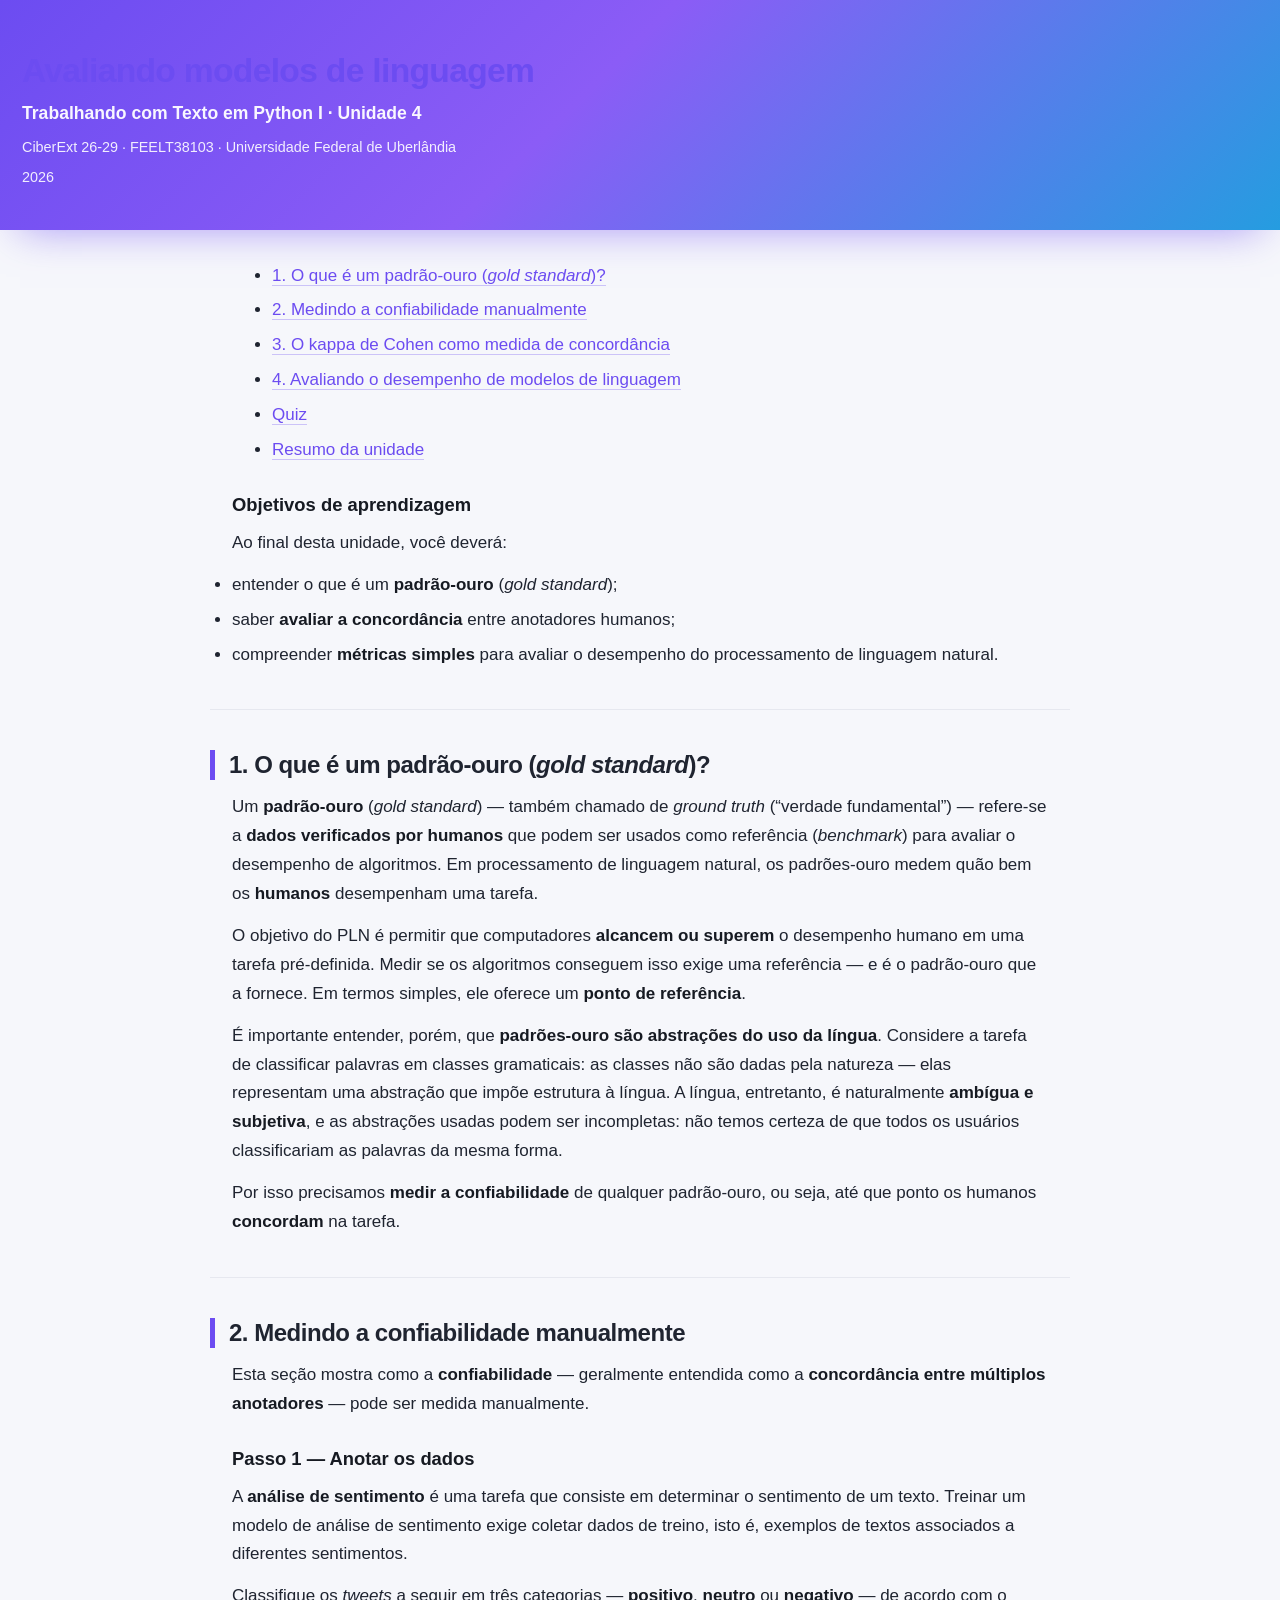
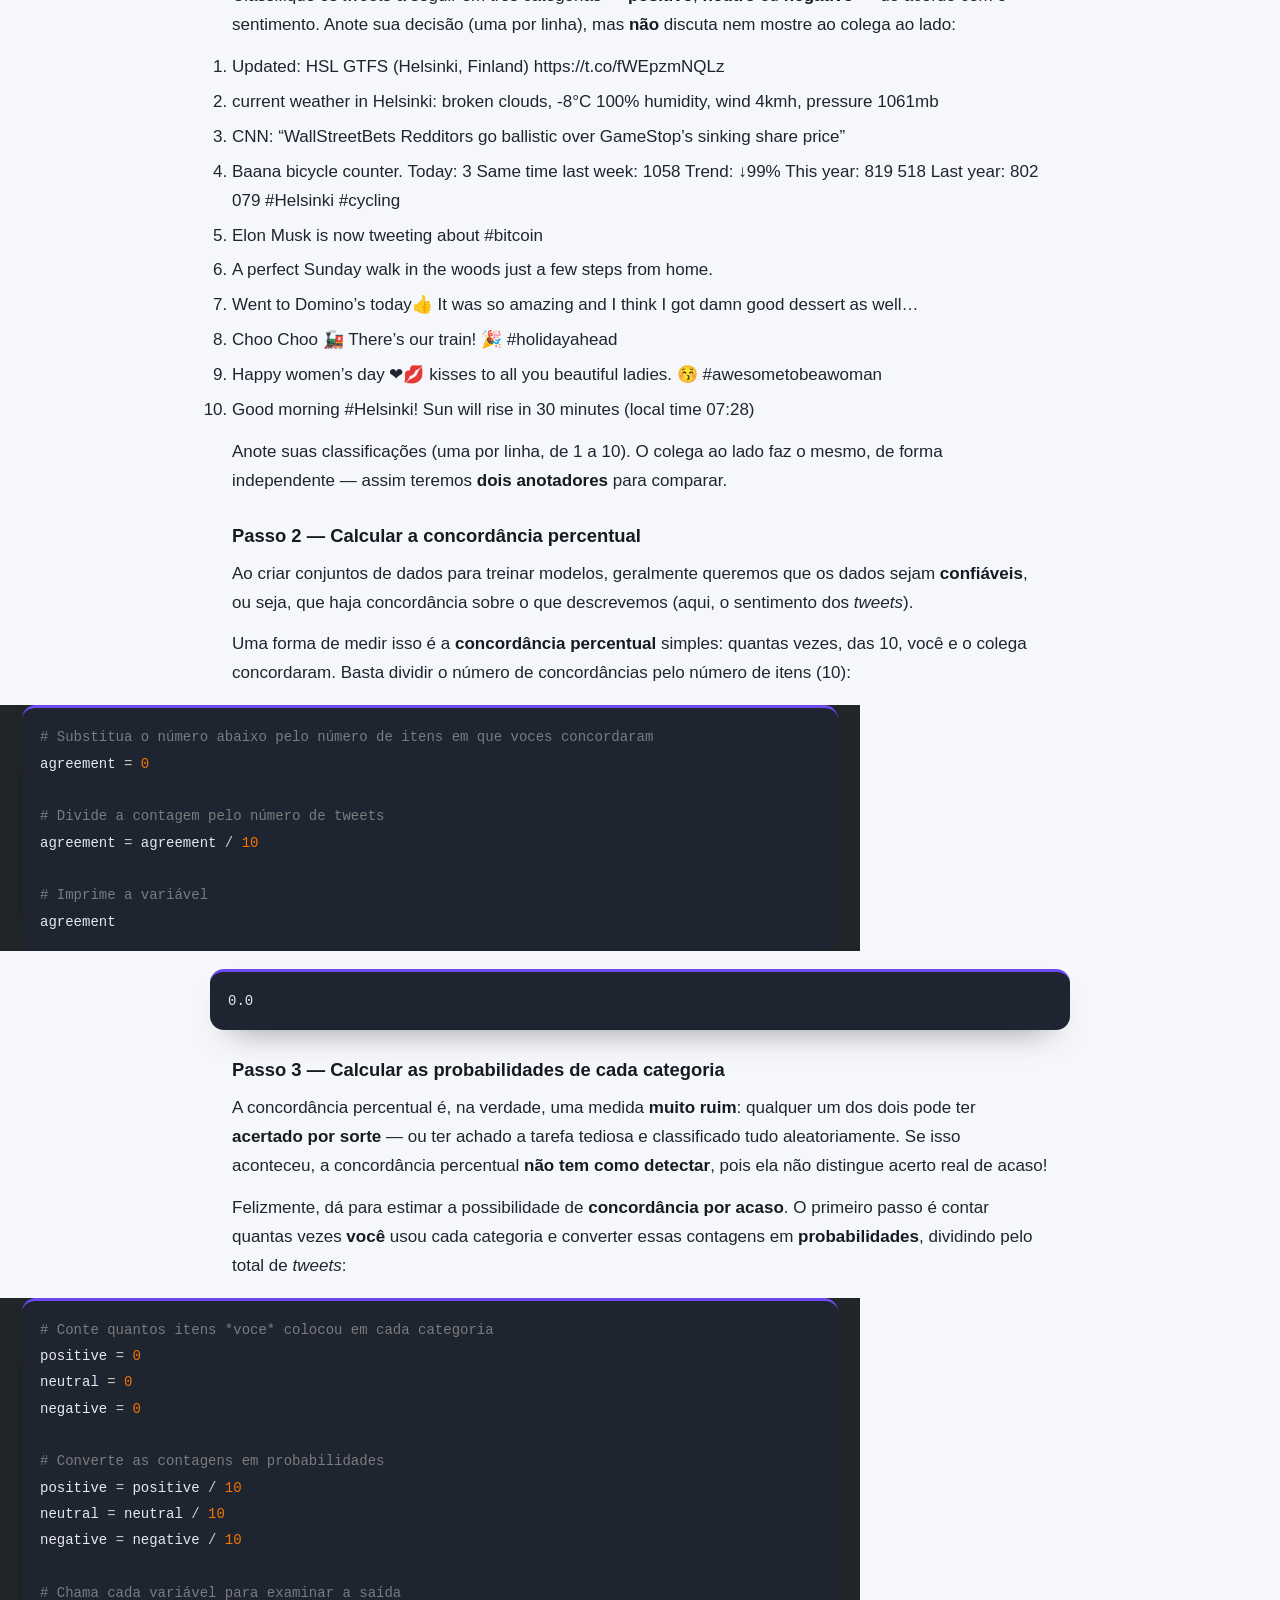
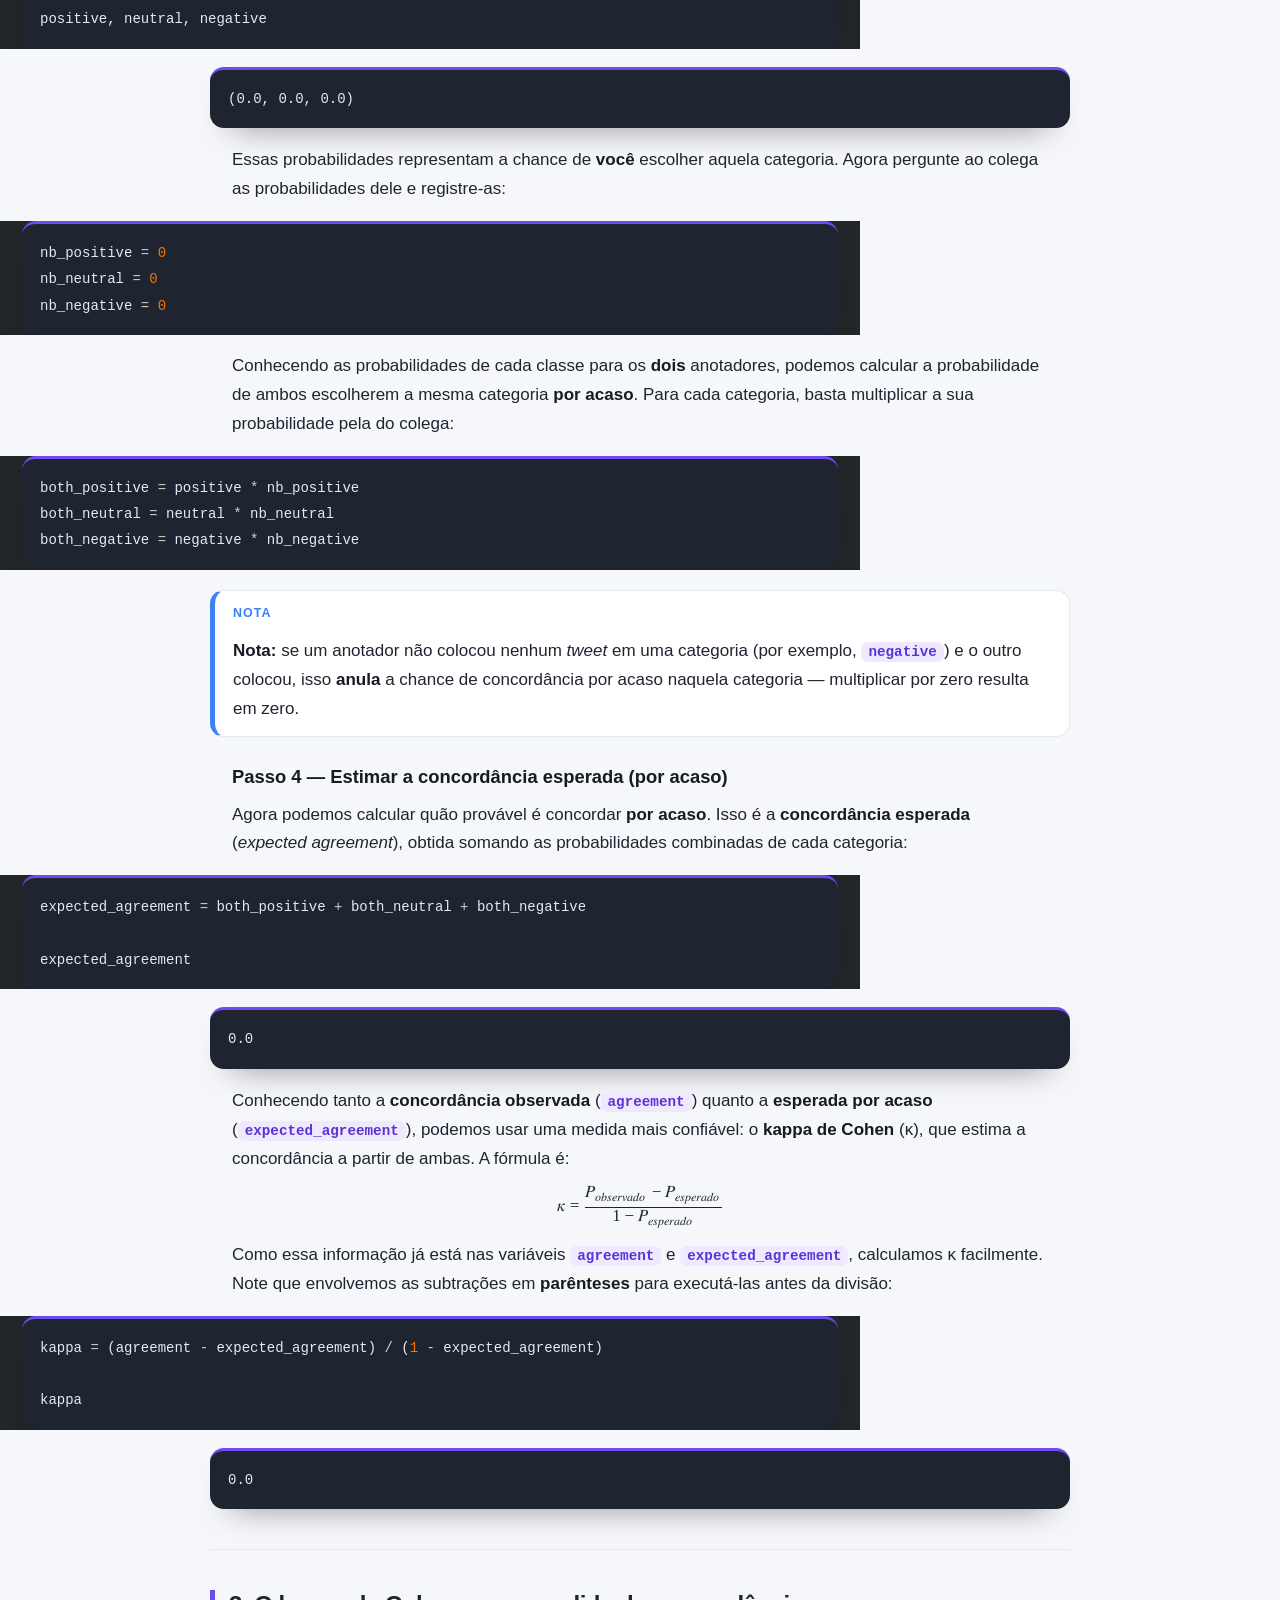
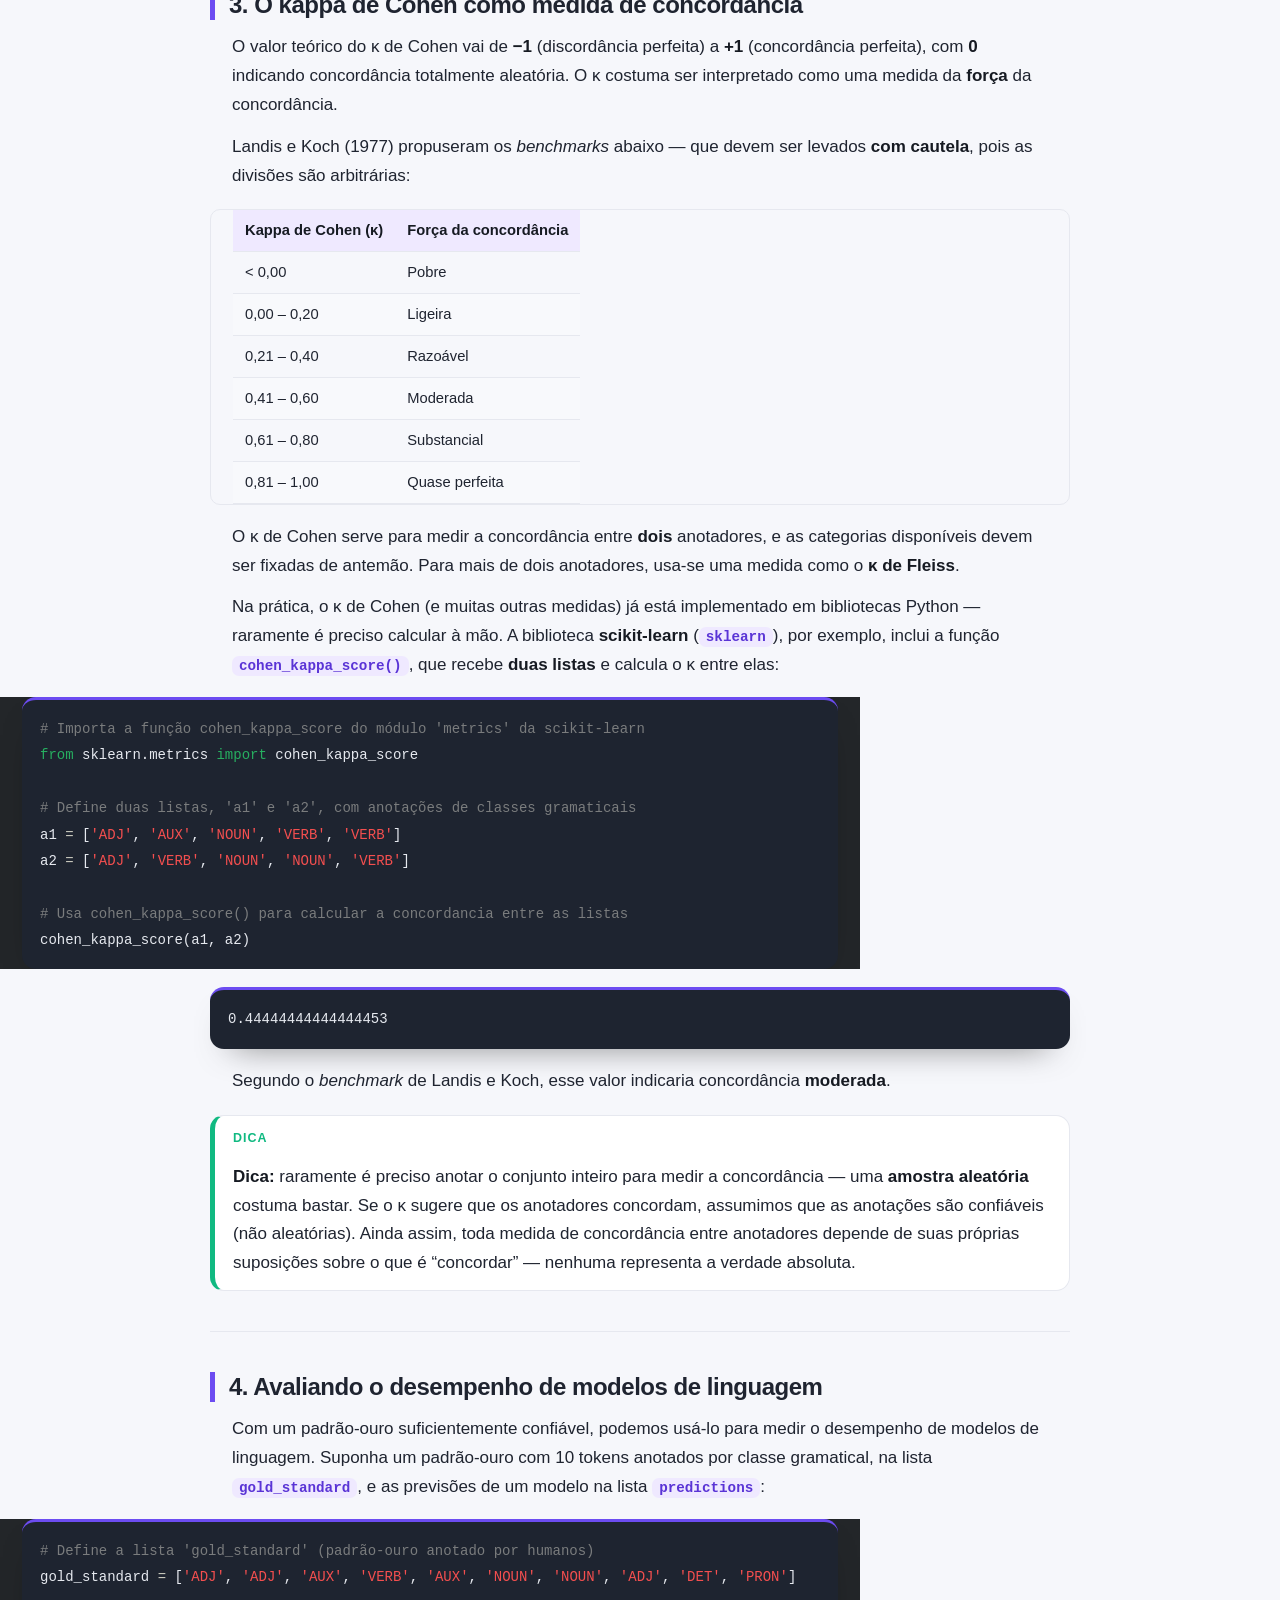
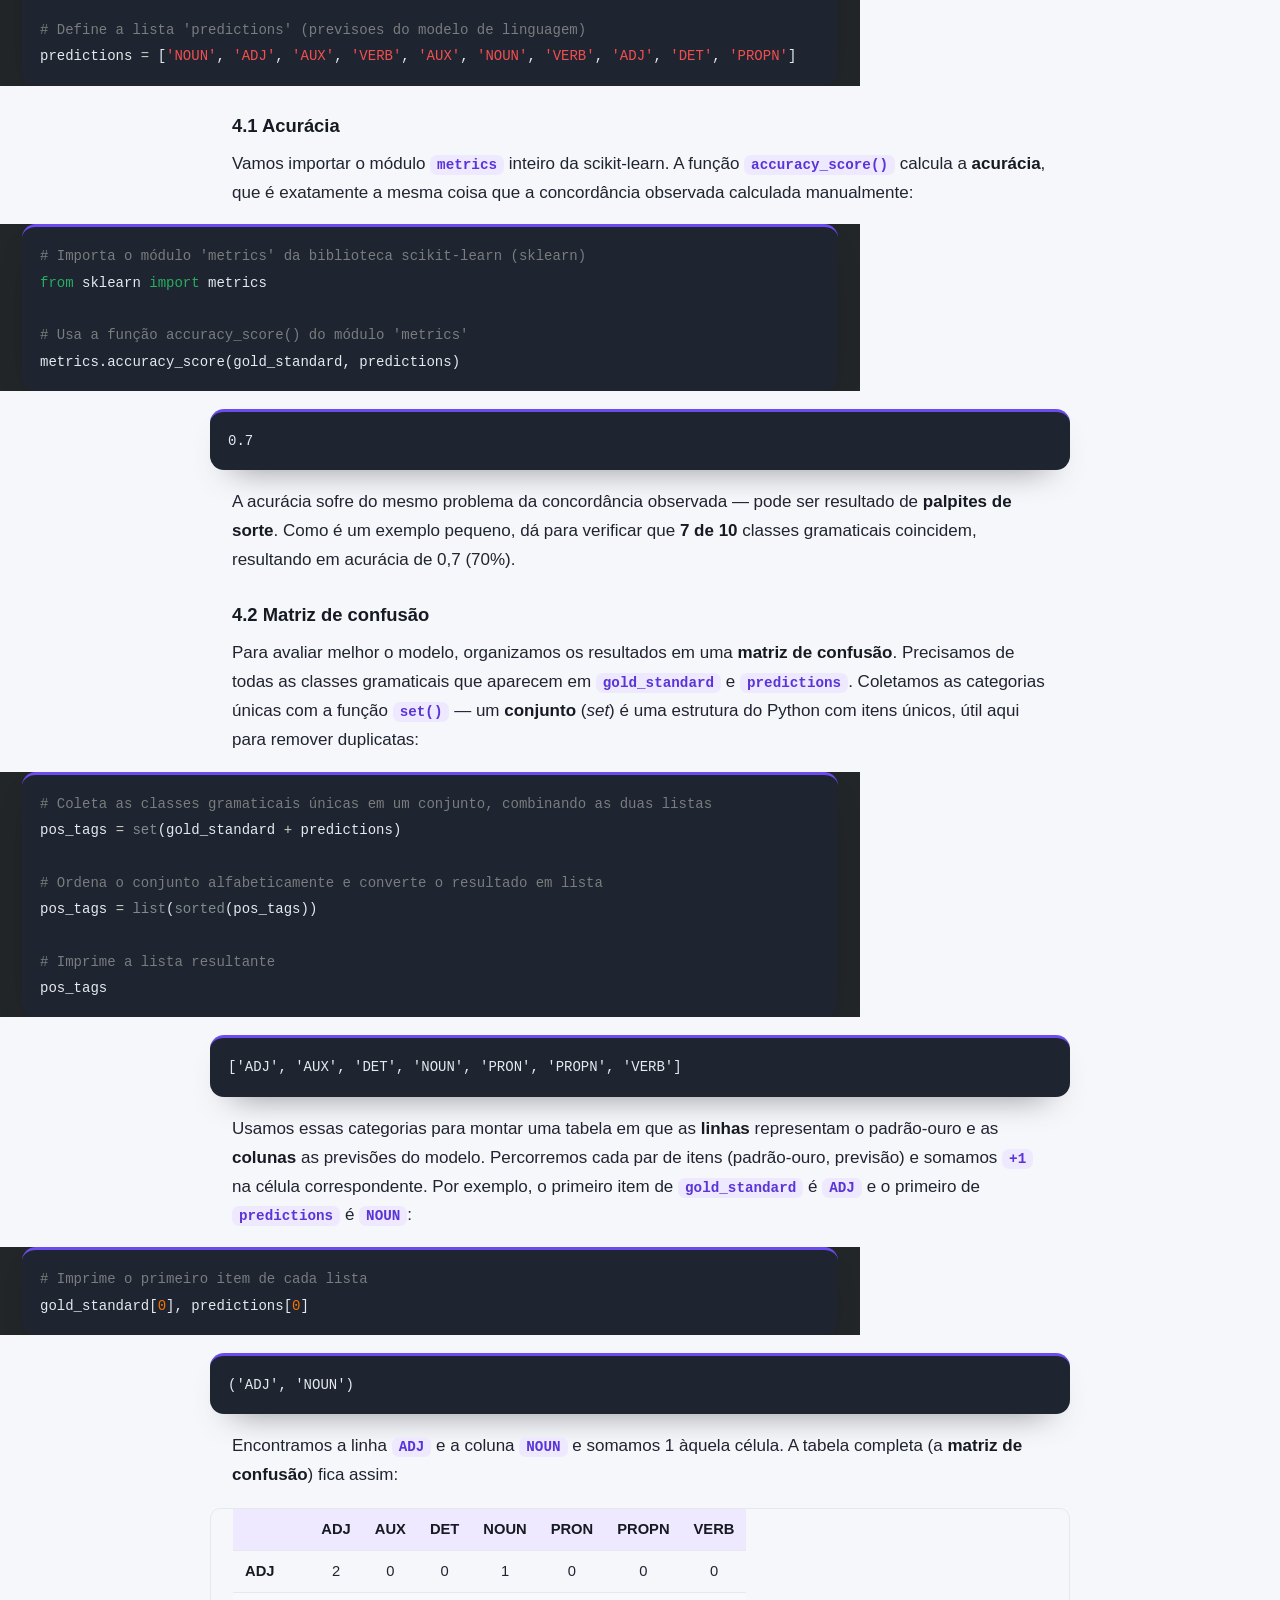
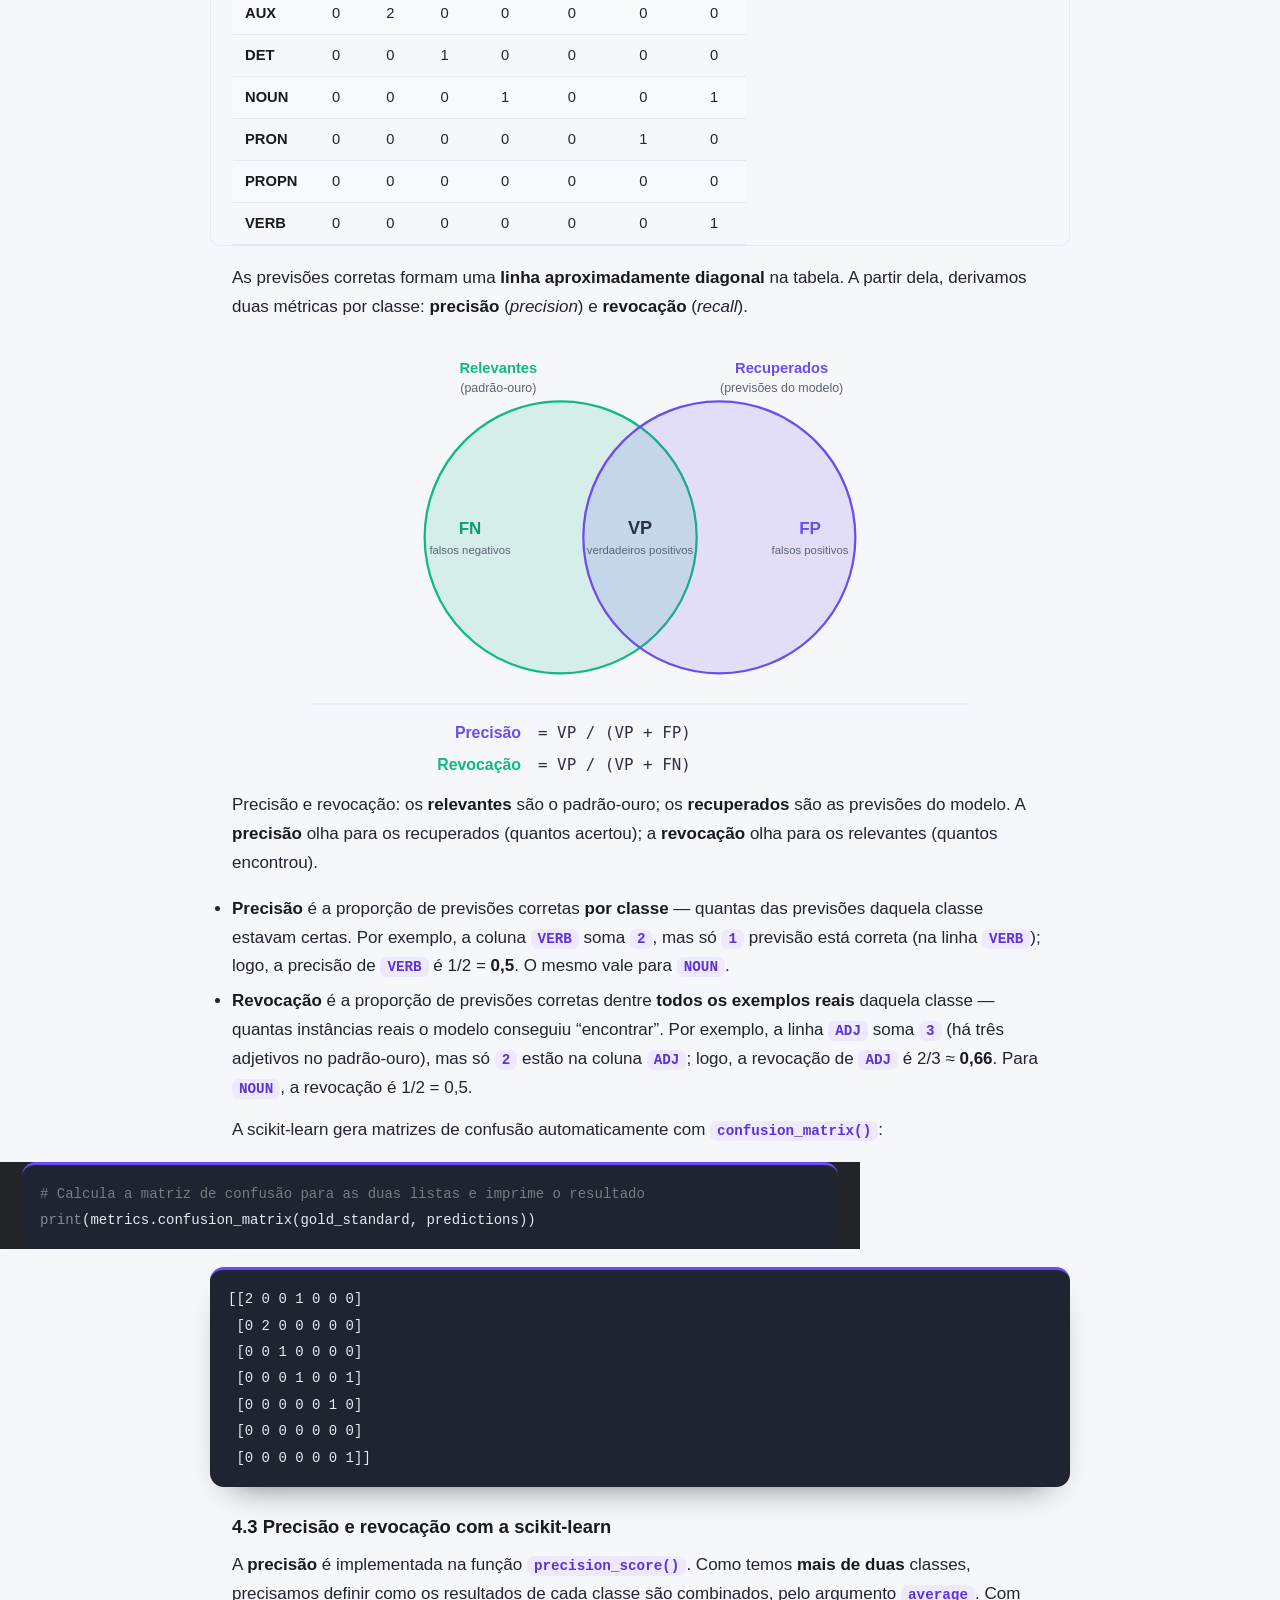
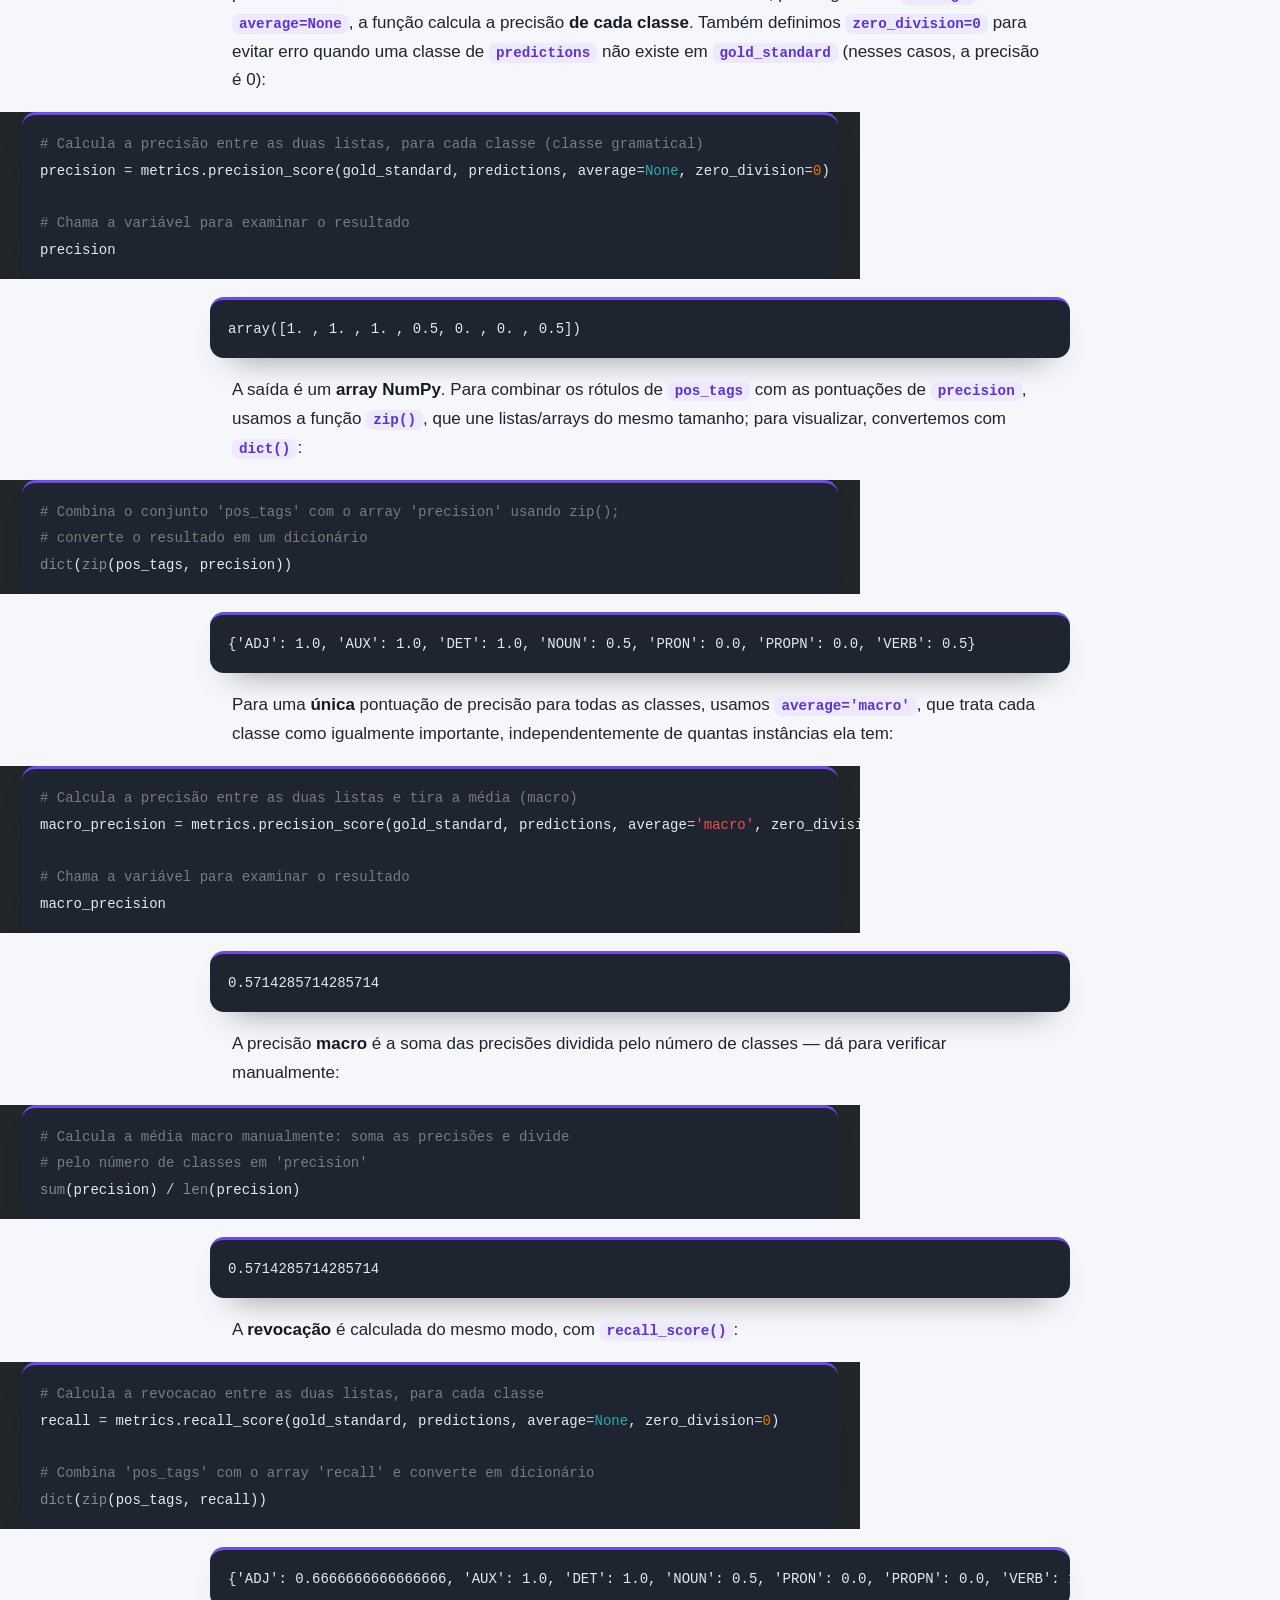
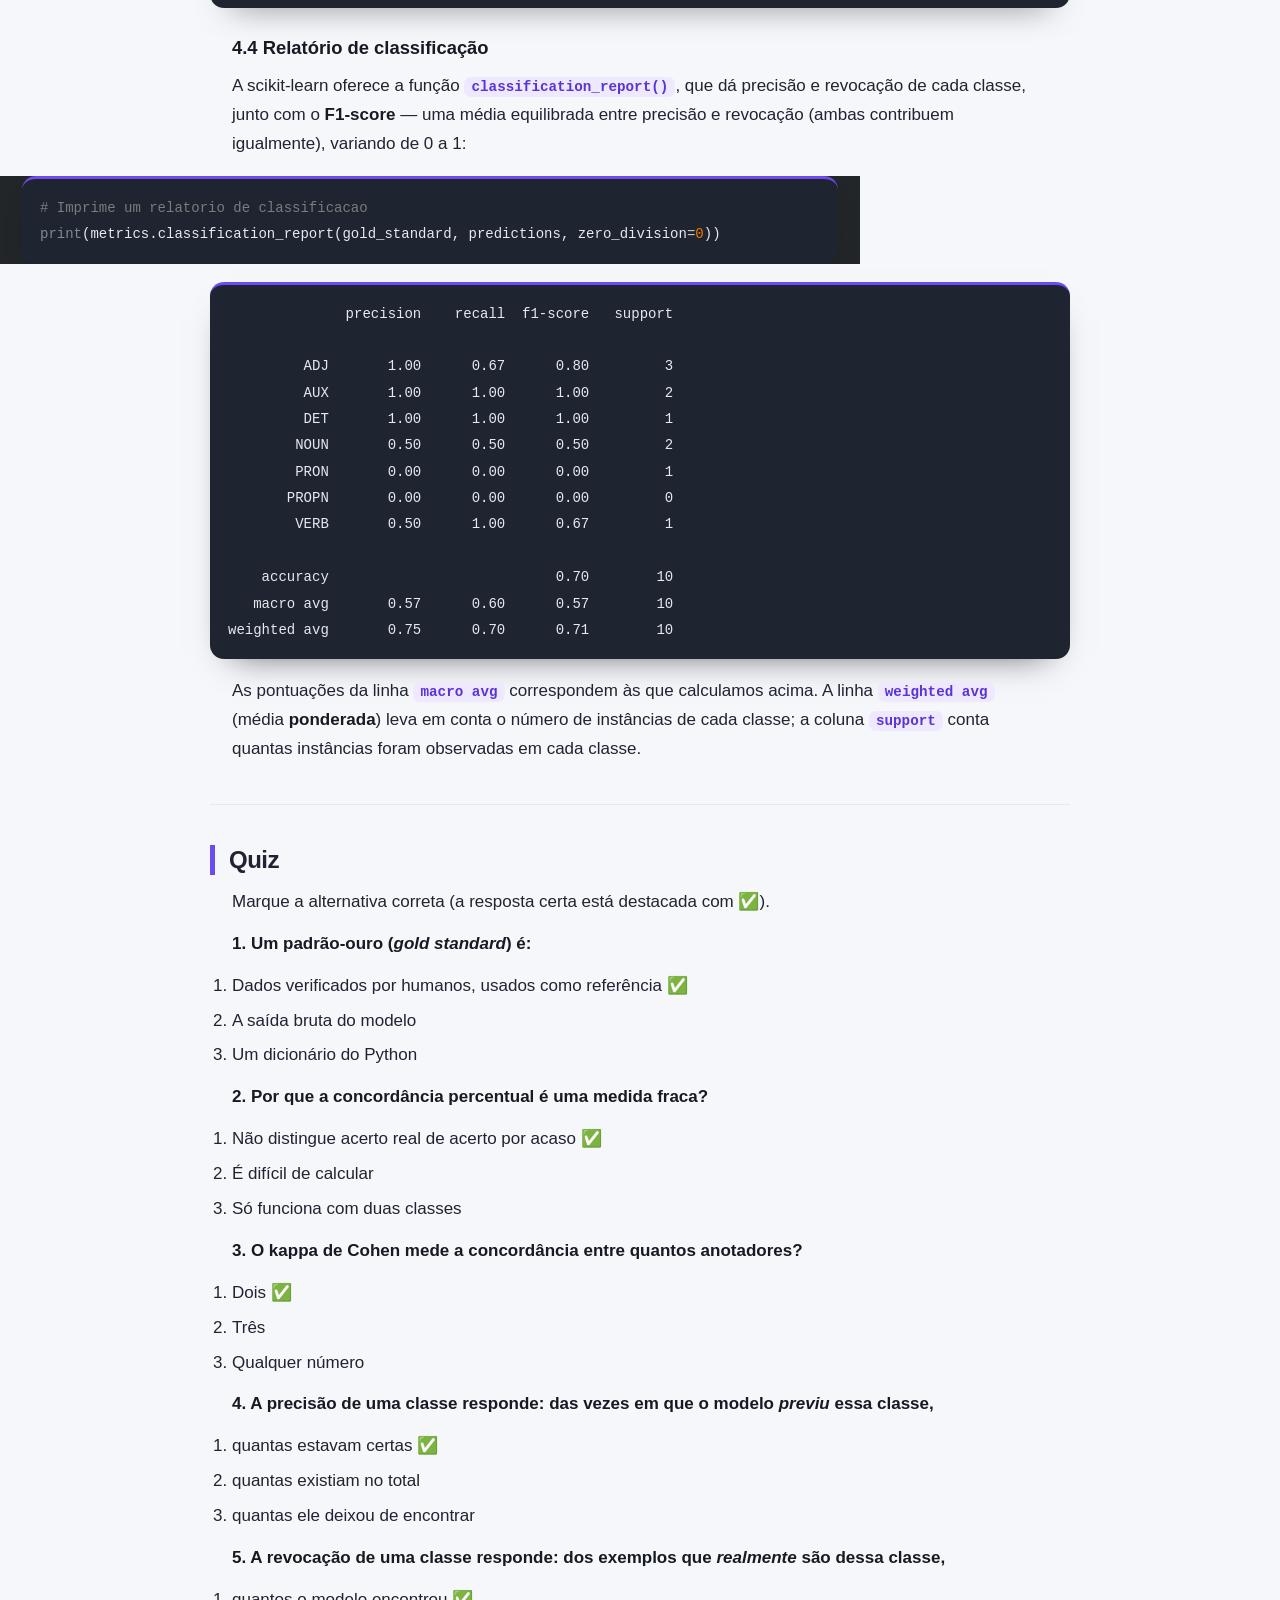
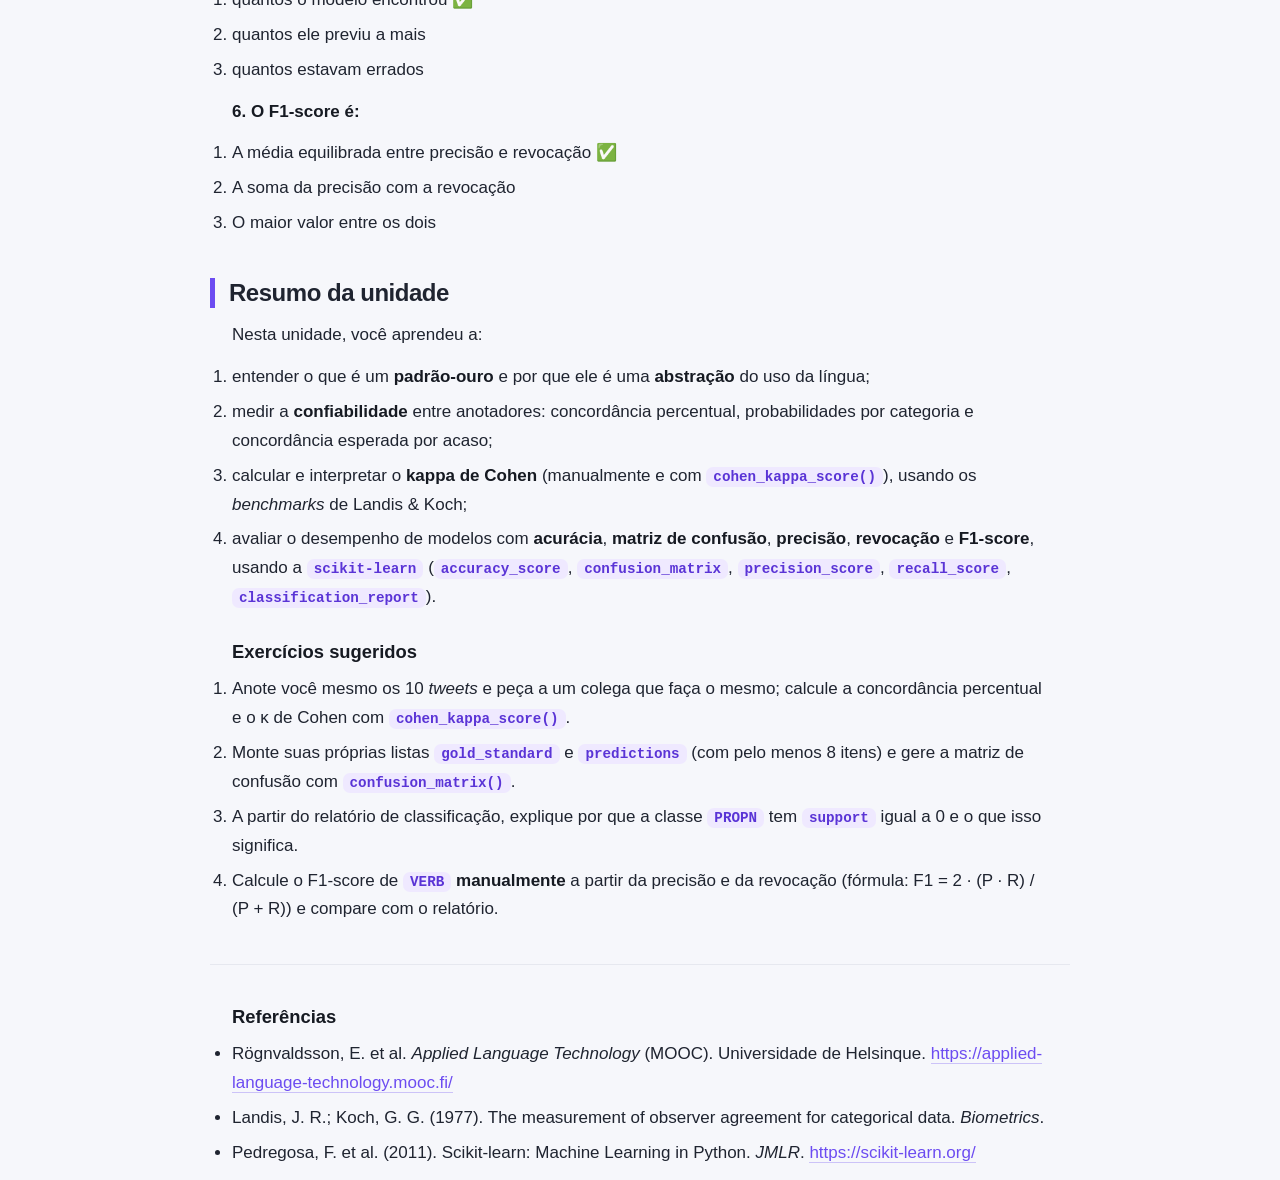
<file: Unidade-4/unidade4_avaliando_modelos.html>
<!DOCTYPE html>
<html xmlns="http://www.w3.org/1999/xhtml" lang="pt-BR" xml:lang="pt-BR">
<head>
  <meta charset="utf-8" />
  <meta name="generator" content="pandoc 3.10.1" />
  <meta name="viewport" content="width=device-width, initial-scale=1.0, user-scalable=yes" />
  <meta name="author" content="CiberExt 26-29 · FEELT38103 · Universidade Federal de Uberlândia" />
  <meta name="dcterms.date" content="2026-01-01" />
  <title>Avaliando modelos de linguagem</title>
  <style>

span.smallcaps{font-variant: small-caps;}
div.columns{display: flex; gap: 1.5em;}
div.column{flex: auto;}
@media screen {
div.columns{gap: min(4vw, 1.5em);}
div.column{overflow-x: auto;}
}
div.hanging-indent{margin-left: 1.5em; text-indent: -1.5em;}

ul.task-list[class]{list-style: none;}
ul.task-list li input[type="checkbox"] {
font-size: inherit;
width: 0.8em;
margin: 0 0.8em 0.2em -1.6em;
vertical-align: middle;
}

html { -webkit-text-size-adjust: 100%; }
pre > code.sourceCode { white-space: pre; position: relative; }
pre > code.sourceCode > span { display: inline-block; line-height: 1.25; }
pre > code.sourceCode > span:empty { height: 1.2em; }
.sourceCode { overflow: visible; }
code.sourceCode > span { color: inherit; text-decoration: inherit; }
div.sourceCode { margin: 1em 0; }
pre.sourceCode { margin: 0; }
@media screen {
div.sourceCode { overflow: auto; }
}
@media print {
pre > code.sourceCode { white-space: pre-wrap; }
pre > code.sourceCode > span { text-indent: -5em; padding-left: 5em; }
}
pre.numberSource code
{ counter-reset: source-line 0; }
pre.numberSource code > span
{ position: relative; left: -4em; counter-increment: source-line; }
pre.numberSource code > span > a:first-child::before
{ content: counter(source-line);
position: relative; left: -1em; text-align: right; vertical-align: baseline;
border: none; display: inline-block;
-webkit-touch-callout: none; -webkit-user-select: none;
-khtml-user-select: none; -moz-user-select: none;
-ms-user-select: none; user-select: none;
padding: 0 4px; width: 4em;
background-color: #232629;
color: #7a7c7d;
}
pre.numberSource { margin-left: 3em; border-left: 1px solid #7a7c7d; padding-left: 4px; }
div.sourceCode
{ color: #cfcfc2; background-color: #232629; }
@media screen {
pre > code.sourceCode > span > a:first-child::before { text-decoration: underline; }
}
code span { color: #cfcfc2; } 
code span.al { color: #95da4c; background-color: #4d1f24; font-weight: bold; } 
code span.an { color: #3f8058; } 
code span.at { color: #2980b9; } 
code span.bn { color: #f67400; } 
code span.bu { color: #7f8c8d; } 
code span.cf { color: #fdbc4b; font-weight: bold; } 
code span.ch { color: #3daee9; } 
code span.cn { color: #27aeae; font-weight: bold; } 
code span.co { color: #7a7c7d; } 
code span.cv { color: #7f8c8d; } 
code span.do { color: #a43340; } 
code span.dt { color: #2980b9; } 
code span.dv { color: #f67400; } 
code span.er { color: #da4453; text-decoration: underline; } 
code span.ex { color: #0099ff; font-weight: bold; } 
code span.fl { color: #f67400; } 
code span.fu { color: #8e44ad; } 
code span.im { color: #27ae60; } 
code span.in { color: #c45b00; } 
code span.kw { color: #cfcfc2; font-weight: bold; } 
code span.op { color: #cfcfc2; } 
code span.ot { color: #27ae60; } 
code span.pp { color: #27ae60; } 
code span.re { color: #2980b9; background-color: #153042; } 
code span.sc { color: #3daee9; } 
code span.ss { color: #da4453; } 
code span.st { color: #f44f4f; } 
code span.va { color: #27aeae; } 
code span.vs { color: #da4453; } 
code span.wa { color: #da4453; } 
</style>
  <style type="text/css">
:root{
--bg:#f6f7fb; --surface:#ffffff; --ink:#1f2430; --ink-strong:#161a22; --muted:#5b6472;
--accent:#6c4cf1; --accent2:#00b4d8; --accent-soft:#efe9ff; --inl-ink:#5a34d6;
--code-bg:#1e2430; --code-ink:#e6e9ef;
--border:#e6e8ef; --radius:16px;
--note:#3b82f6; --tip:#10b981; --warn:#f59e0b;
--table-head:#efe9ff; --table-stripe:#f8f9fc;
--mono:'SF Mono',ui-monospace,'JetBrains Mono','Fira Code',Menlo,Consolas,monospace;
--sans:-apple-system,BlinkMacSystemFont,'Segoe UI',Roboto,Inter,'Helvetica Neue',Arial,sans-serif;
}
@media (prefers-color-scheme:dark){
:root{--bg:#12141c;--surface:#1a1d27;--ink:#e6e9f0;--ink-strong:#fff;--muted:#9aa3b2;
--accent-soft:#2a2350;--inl-ink:#c8b6ff;--border:#2a2f3d;
--table-head:#241f43;--table-stripe:#171a23}
}
:root[data-theme="dark"]{--bg:#12141c;--surface:#1a1d27;--ink:#e6e9f0;--ink-strong:#fff;--muted:#9aa3b2;
--accent-soft:#2a2350;--inl-ink:#c8b6ff;--border:#2a2f3d;--table-head:#241f43;--table-stripe:#171a23}
:root[data-theme="light"]{--bg:#f6f7fb;--surface:#fff;--ink:#1f2430;--ink-strong:#161a22;--muted:#5b6472;
--accent-soft:#efe9ff;--inl-ink:#5a34d6;--border:#e6e8ef;--table-head:#efe9ff;--table-stripe:#f8f9fc}
*{box-sizing:border-box}
html{scroll-behavior:smooth}
body{margin:0;background:var(--bg);color:var(--ink);font-family:var(--sans);
line-height:1.7;font-size:17px;-webkit-font-smoothing:antialiased}

body > *{max-width:860px;margin-left:auto;margin-right:auto;padding-left:22px;padding-right:22px}
header#title-block-header{max-width:none;padding:52px 22px 40px;margin-bottom:32px;
background:linear-gradient(135deg,#6c4cf1 0%,#8b5cf6 45%,#00b4d8 120%);color:#fff;
box-shadow:0 18px 40px -20px rgba(108,76,241,.6)}
header#title-block-header > *{max-width:860px;margin:0 auto;padding:0}
header#title-block-header .title{font-size:2.1rem;font-weight:800;letter-spacing:-.02em;line-height:1.15;margin:0}
header#title-block-header .subtitle{font-size:1.1rem;opacity:.95;margin:8px 0 0;font-weight:600}
header#title-block-header .author,header#title-block-header .date{opacity:.9;font-size:.9rem;margin:6px 0 0}
h1,h2,h3{line-height:1.25}
h1{font-size:1.7rem;font-weight:800;color:var(--accent);margin:44px auto 14px;letter-spacing:-.02em}
h2{font-size:1.5rem;font-weight:800;letter-spacing:-.02em;margin:40px auto 12px;
padding-left:14px;border-left:5px solid var(--accent)}
h3{font-size:1.15rem;font-weight:700;color:var(--ink-strong);margin:28px auto 8px}
p{margin:13px auto}
a{color:var(--accent);text-decoration:none;border-bottom:1px solid rgba(108,76,241,.3)}
a:hover{border-color:var(--accent)}
a:focus-visible{outline:2px solid var(--accent2);outline-offset:2px}
strong{color:var(--ink-strong);font-weight:700}
ul,ol{margin:12px auto}
li{margin:6px 0}

code{font-family:var(--mono);font-size:.88em}
p code,li code,td code{background:var(--accent-soft);color:var(--inl-ink);
padding:2px 7px;border-radius:7px;font-weight:600;font-size:.84em}
pre{background:var(--code-bg);color:var(--code-ink);border-radius:14px;padding:16px 18px;
overflow-x:auto;margin:18px auto;border-top:3px solid var(--accent);
box-shadow:0 16px 34px -22px rgba(0,0,0,.7);line-height:1.55}
pre code{background:none;color:inherit;padding:0;font-weight:400;font-size:14px}

div.dica,div.nota,div.atencao,div.objetivos{
border:1px solid var(--border);border-left:5px solid var(--accent);
background:var(--surface);border-radius:14px;padding:12px 18px;margin:20px auto}
div.dica{border-left-color:var(--tip)}
div.nota{border-left-color:var(--note)}
div.atencao{border-left-color:var(--warn)}
div.objetivos{border-left-color:var(--accent);background:var(--accent-soft)}
div.dica::before{content:"Dica";color:var(--tip)}
div.nota::before{content:"Nota";color:var(--note)}
div.atencao::before{content:"Atenção";color:var(--warn)}
div.objetivos::before{content:"Objetivos";color:var(--accent)}
div.dica::before,div.nota::before,div.atencao::before,div.objetivos::before{
display:block;font-weight:800;font-size:.78rem;letter-spacing:.08em;text-transform:uppercase;margin-bottom:4px}
div.dica p:last-child,div.nota p:last-child,div.atencao p:last-child,div.objetivos :last-child{margin-bottom:0}

table{border-collapse:collapse;width:100%;font-size:.92rem;margin:18px auto;
border:1px solid var(--border);border-radius:10px;overflow:hidden;display:block;overflow-x:auto}
th,td{padding:8px 12px;text-align:left;border-bottom:1px solid var(--border)}
thead th{background:var(--table-head);color:var(--ink-strong);font-weight:700}
tbody tr:nth-child(even){background:var(--table-stripe)}
blockquote{margin:16px auto;padding:4px 0 4px 16px;border-left:3px solid var(--border);
color:var(--muted);font-style:italic}
hr{border:none;border-top:1px solid var(--border);margin:40px auto}
@media (prefers-reduced-motion:reduce){html{scroll-behavior:auto}}
</style>
</head>
<body>
<header id="title-block-header">
<h1 class="title">Avaliando modelos de linguagem</h1>
<p class="subtitle">Trabalhando com Texto em Python I · Unidade 4</p>
<p class="author">CiberExt 26-29 · FEELT38103 · Universidade Federal de
Uberlândia</p>
<p class="date">2026</p>
</header>
<nav id="TOC" role="doc-toc">
<ul>
<li><a href="#o-que-é-um-padrãoouro-gold-standard" id="toc-o-que-é-um-padrãoouro-gold-standard">1. O que é um padrão‑ouro
(<em>gold standard</em>)?</a></li>
<li><a href="#medindo-a-confiabilidade-manualmente" id="toc-medindo-a-confiabilidade-manualmente">2. Medindo a
confiabilidade manualmente</a></li>
<li><a href="#o-kappa-de-cohen-como-medida-de-concordância" id="toc-o-kappa-de-cohen-como-medida-de-concordância">3. O kappa de
Cohen como medida de concordância</a></li>
<li><a href="#avaliando-o-desempenho-de-modelos-de-linguagem" id="toc-avaliando-o-desempenho-de-modelos-de-linguagem">4. Avaliando o
desempenho de modelos de linguagem</a></li>
<li><a href="#quiz" id="toc-quiz">Quiz</a></li>
<li><a href="#resumo-da-unidade" id="toc-resumo-da-unidade">Resumo da
unidade</a></li>
</ul>
</nav>
<h3 id="objetivos-de-aprendizagem">Objetivos de aprendizagem</h3>
<p>Ao final desta unidade, você deverá:</p>
<ul>
<li>entender o que é um <strong>padrão‑ouro</strong> (<em>gold
standard</em>);</li>
<li>saber <strong>avaliar a concordância</strong> entre anotadores
humanos;</li>
<li>compreender <strong>métricas simples</strong> para avaliar o
desempenho do processamento de linguagem natural.</li>
</ul>
<hr />
<h2 id="o-que-é-um-padrãoouro-gold-standard">1. O que é um padrão‑ouro
(<em>gold standard</em>)?</h2>
<p>Um <strong>padrão‑ouro</strong> (<em>gold standard</em>) — também
chamado de <em>ground truth</em> (“verdade fundamental”) — refere‑se a
<strong>dados verificados por humanos</strong> que podem ser usados como
referência (<em>benchmark</em>) para avaliar o desempenho de algoritmos.
Em processamento de linguagem natural, os padrões‑ouro medem quão bem os
<strong>humanos</strong> desempenham uma tarefa.</p>
<p>O objetivo do PLN é permitir que computadores <strong>alcancem ou
superem</strong> o desempenho humano em uma tarefa pré‑definida. Medir
se os algoritmos conseguem isso exige uma referência — e é o padrão‑ouro
que a fornece. Em termos simples, ele oferece um <strong>ponto de
referência</strong>.</p>
<p>É importante entender, porém, que <strong>padrões‑ouro são abstrações
do uso da língua</strong>. Considere a tarefa de classificar palavras em
classes gramaticais: as classes não são dadas pela natureza — elas
representam uma abstração que impõe estrutura à língua. A língua,
entretanto, é naturalmente <strong>ambígua e subjetiva</strong>, e as
abstrações usadas podem ser incompletas: não temos certeza de que todos
os usuários classificariam as palavras da mesma forma.</p>
<p>Por isso precisamos <strong>medir a confiabilidade</strong> de
qualquer padrão‑ouro, ou seja, até que ponto os humanos
<strong>concordam</strong> na tarefa.</p>
<hr />
<h2 id="medindo-a-confiabilidade-manualmente">2. Medindo a
confiabilidade manualmente</h2>
<p>Esta seção mostra como a <strong>confiabilidade</strong> — geralmente
entendida como a <strong>concordância entre múltiplos
anotadores</strong> — pode ser medida manualmente.</p>
<h3 id="passo-1-anotar-os-dados">Passo 1 — Anotar os dados</h3>
<p>A <strong>análise de sentimento</strong> é uma tarefa que consiste em
determinar o sentimento de um texto. Treinar um modelo de análise de
sentimento exige coletar dados de treino, isto é, exemplos de textos
associados a diferentes sentimentos.</p>
<p>Classifique os <em>tweets</em> a seguir em três categorias —
<strong>positivo</strong>, <strong>neutro</strong> ou
<strong>negativo</strong> — de acordo com o sentimento. Anote sua
decisão (uma por linha), mas <strong>não</strong> discuta nem mostre ao
colega ao lado:</p>
<ol type="1">
<li>Updated: HSL GTFS (Helsinki, Finland) https://t.co/fWEpzmNQLz</li>
<li>current weather in Helsinki: broken clouds, -8°C 100% humidity, wind
4kmh, pressure 1061mb</li>
<li>CNN: “WallStreetBets Redditors go ballistic over GameStop’s sinking
share price”</li>
<li>Baana bicycle counter. Today: 3 Same time last week: 1058 Trend:
↓99% This year: 819 518 Last year: 802 079 #Helsinki #cycling</li>
<li>Elon Musk is now tweeting about #bitcoin</li>
<li>A perfect Sunday walk in the woods just a few steps from home.</li>
<li>Went to Domino’s today👍 It was so amazing and I think I got damn
good dessert as well…</li>
<li>Choo Choo 🚂 There’s our train! 🎉 #holidayahead</li>
<li>Happy women’s day ❤💋 kisses to all you beautiful ladies. 😚
#awesometobeawoman</li>
<li>Good morning #Helsinki! Sun will rise in 30 minutes (local time
07:28)</li>
</ol>
<p>Anote suas classificações (uma por linha, de 1 a 10). O colega ao
lado faz o mesmo, de forma independente — assim teremos <strong>dois
anotadores</strong> para comparar.</p>
<h3 id="passo-2-calcular-a-concordância-percentual">Passo 2 — Calcular a
concordância percentual</h3>
<p>Ao criar conjuntos de dados para treinar modelos, geralmente queremos
que os dados sejam <strong>confiáveis</strong>, ou seja, que haja
concordância sobre o que descrevemos (aqui, o sentimento dos
<em>tweets</em>).</p>
<p>Uma forma de medir isso é a <strong>concordância percentual</strong>
simples: quantas vezes, das 10, você e o colega concordaram. Basta
dividir o número de concordâncias pelo número de itens (10):</p>
<div class="sourceCode" id="cb1"><pre class="sourceCode python"><code class="sourceCode python"><span id="cb1-1"><a href="#cb1-1" aria-hidden="true" tabindex="-1"></a><span class="co"># Substitua o número abaixo pelo número de itens em que voces concordaram</span></span>
<span id="cb1-2"><a href="#cb1-2" aria-hidden="true" tabindex="-1"></a>agreement <span class="op">=</span> <span class="dv">0</span></span>
<span id="cb1-3"><a href="#cb1-3" aria-hidden="true" tabindex="-1"></a></span>
<span id="cb1-4"><a href="#cb1-4" aria-hidden="true" tabindex="-1"></a><span class="co"># Divide a contagem pelo número de tweets</span></span>
<span id="cb1-5"><a href="#cb1-5" aria-hidden="true" tabindex="-1"></a>agreement <span class="op">=</span> agreement <span class="op">/</span> <span class="dv">10</span></span>
<span id="cb1-6"><a href="#cb1-6" aria-hidden="true" tabindex="-1"></a></span>
<span id="cb1-7"><a href="#cb1-7" aria-hidden="true" tabindex="-1"></a><span class="co"># Imprime a variável</span></span>
<span id="cb1-8"><a href="#cb1-8" aria-hidden="true" tabindex="-1"></a>agreement</span></code></pre></div>
<pre class="text"><code>0.0</code></pre>
<h3 id="passo-3-calcular-as-probabilidades-de-cada-categoria">Passo 3 —
Calcular as probabilidades de cada categoria</h3>
<p>A concordância percentual é, na verdade, uma medida <strong>muito
ruim</strong>: qualquer um dos dois pode ter <strong>acertado por
sorte</strong> — ou ter achado a tarefa tediosa e classificado tudo
aleatoriamente. Se isso aconteceu, a concordância percentual <strong>não
tem como detectar</strong>, pois ela não distingue acerto real de
acaso!</p>
<p>Felizmente, dá para estimar a possibilidade de <strong>concordância
por acaso</strong>. O primeiro passo é contar quantas vezes
<strong>você</strong> usou cada categoria e converter essas contagens em
<strong>probabilidades</strong>, dividindo pelo total de
<em>tweets</em>:</p>
<div class="sourceCode" id="cb3"><pre class="sourceCode python"><code class="sourceCode python"><span id="cb3-1"><a href="#cb3-1" aria-hidden="true" tabindex="-1"></a><span class="co"># Conte quantos itens *voce* colocou em cada categoria</span></span>
<span id="cb3-2"><a href="#cb3-2" aria-hidden="true" tabindex="-1"></a>positive <span class="op">=</span> <span class="dv">0</span></span>
<span id="cb3-3"><a href="#cb3-3" aria-hidden="true" tabindex="-1"></a>neutral <span class="op">=</span> <span class="dv">0</span></span>
<span id="cb3-4"><a href="#cb3-4" aria-hidden="true" tabindex="-1"></a>negative <span class="op">=</span> <span class="dv">0</span></span>
<span id="cb3-5"><a href="#cb3-5" aria-hidden="true" tabindex="-1"></a></span>
<span id="cb3-6"><a href="#cb3-6" aria-hidden="true" tabindex="-1"></a><span class="co"># Converte as contagens em probabilidades</span></span>
<span id="cb3-7"><a href="#cb3-7" aria-hidden="true" tabindex="-1"></a>positive <span class="op">=</span> positive <span class="op">/</span> <span class="dv">10</span></span>
<span id="cb3-8"><a href="#cb3-8" aria-hidden="true" tabindex="-1"></a>neutral <span class="op">=</span> neutral <span class="op">/</span> <span class="dv">10</span></span>
<span id="cb3-9"><a href="#cb3-9" aria-hidden="true" tabindex="-1"></a>negative <span class="op">=</span> negative <span class="op">/</span> <span class="dv">10</span></span>
<span id="cb3-10"><a href="#cb3-10" aria-hidden="true" tabindex="-1"></a></span>
<span id="cb3-11"><a href="#cb3-11" aria-hidden="true" tabindex="-1"></a><span class="co"># Chama cada variável para examinar a saída</span></span>
<span id="cb3-12"><a href="#cb3-12" aria-hidden="true" tabindex="-1"></a>positive, neutral, negative</span></code></pre></div>
<pre class="text"><code>(0.0, 0.0, 0.0)</code></pre>
<p>Essas probabilidades representam a chance de <strong>você</strong>
escolher aquela categoria. Agora pergunte ao colega as probabilidades
dele e registre‑as:</p>
<div class="sourceCode" id="cb5"><pre class="sourceCode python"><code class="sourceCode python"><span id="cb5-1"><a href="#cb5-1" aria-hidden="true" tabindex="-1"></a>nb_positive <span class="op">=</span> <span class="dv">0</span></span>
<span id="cb5-2"><a href="#cb5-2" aria-hidden="true" tabindex="-1"></a>nb_neutral <span class="op">=</span> <span class="dv">0</span></span>
<span id="cb5-3"><a href="#cb5-3" aria-hidden="true" tabindex="-1"></a>nb_negative <span class="op">=</span> <span class="dv">0</span></span></code></pre></div>
<p>Conhecendo as probabilidades de cada classe para os
<strong>dois</strong> anotadores, podemos calcular a probabilidade de
ambos escolherem a mesma categoria <strong>por acaso</strong>. Para cada
categoria, basta multiplicar a sua probabilidade pela do colega:</p>
<div class="sourceCode" id="cb6"><pre class="sourceCode python"><code class="sourceCode python"><span id="cb6-1"><a href="#cb6-1" aria-hidden="true" tabindex="-1"></a>both_positive <span class="op">=</span> positive <span class="op">*</span> nb_positive</span>
<span id="cb6-2"><a href="#cb6-2" aria-hidden="true" tabindex="-1"></a>both_neutral <span class="op">=</span> neutral <span class="op">*</span> nb_neutral</span>
<span id="cb6-3"><a href="#cb6-3" aria-hidden="true" tabindex="-1"></a>both_negative <span class="op">=</span> negative <span class="op">*</span> nb_negative</span></code></pre></div>
<div class="nota">
<p><strong>Nota:</strong> se um anotador não colocou nenhum
<em>tweet</em> em uma categoria (por exemplo, <code>negative</code>) e o
outro colocou, isso <strong>anula</strong> a chance de concordância por
acaso naquela categoria — multiplicar por zero resulta em zero.</p>
</div>
<h3 id="passo-4-estimar-a-concordância-esperada-por-acaso">Passo 4 —
Estimar a concordância esperada (por acaso)</h3>
<p>Agora podemos calcular quão provável é concordar <strong>por
acaso</strong>. Isso é a <strong>concordância esperada</strong>
(<em>expected agreement</em>), obtida somando as probabilidades
combinadas de cada categoria:</p>
<div class="sourceCode" id="cb7"><pre class="sourceCode python"><code class="sourceCode python"><span id="cb7-1"><a href="#cb7-1" aria-hidden="true" tabindex="-1"></a>expected_agreement <span class="op">=</span> both_positive <span class="op">+</span> both_neutral <span class="op">+</span> both_negative</span>
<span id="cb7-2"><a href="#cb7-2" aria-hidden="true" tabindex="-1"></a></span>
<span id="cb7-3"><a href="#cb7-3" aria-hidden="true" tabindex="-1"></a>expected_agreement</span></code></pre></div>
<pre class="text"><code>0.0</code></pre>
<p>Conhecendo tanto a <strong>concordância observada</strong>
(<code>agreement</code>) quanto a <strong>esperada por acaso</strong>
(<code>expected_agreement</code>), podemos usar uma medida mais
confiável: o <strong>kappa de Cohen</strong> (κ), que estima a
concordância a partir de ambas. A fórmula é:</p>
<p><math display="block" xmlns="http://www.w3.org/1998/Math/MathML"><semantics><mrow><mi>κ</mi><mo>=</mo><mfrac><mrow><msub><mi>P</mi><mrow><mi>o</mi><mi>b</mi><mi>s</mi><mi>e</mi><mi>r</mi><mi>v</mi><mi>a</mi><mi>d</mi><mi>o</mi></mrow></msub><mo>−</mo><msub><mi>P</mi><mrow><mi>e</mi><mi>s</mi><mi>p</mi><mi>e</mi><mi>r</mi><mi>a</mi><mi>d</mi><mi>o</mi></mrow></msub></mrow><mrow><mn>1</mn><mo>−</mo><msub><mi>P</mi><mrow><mi>e</mi><mi>s</mi><mi>p</mi><mi>e</mi><mi>r</mi><mi>a</mi><mi>d</mi><mi>o</mi></mrow></msub></mrow></mfrac></mrow><annotation encoding="application/x-tex">\kappa = \frac{P_{observado} - P_{esperado}}{1 - P_{esperado}}</annotation></semantics></math></p>
<p>Como essa informação já está nas variáveis <code>agreement</code> e
<code>expected_agreement</code>, calculamos κ facilmente. Note que
envolvemos as subtrações em <strong>parênteses</strong> para executá‑las
antes da divisão:</p>
<div class="sourceCode" id="cb9"><pre class="sourceCode python"><code class="sourceCode python"><span id="cb9-1"><a href="#cb9-1" aria-hidden="true" tabindex="-1"></a>kappa <span class="op">=</span> (agreement <span class="op">-</span> expected_agreement) <span class="op">/</span> (<span class="dv">1</span> <span class="op">-</span> expected_agreement)</span>
<span id="cb9-2"><a href="#cb9-2" aria-hidden="true" tabindex="-1"></a></span>
<span id="cb9-3"><a href="#cb9-3" aria-hidden="true" tabindex="-1"></a>kappa</span></code></pre></div>
<pre class="text"><code>0.0</code></pre>
<hr />
<h2 id="o-kappa-de-cohen-como-medida-de-concordância">3. O kappa de
Cohen como medida de concordância</h2>
<p>O valor teórico do κ de Cohen vai de <strong>−1</strong>
(discordância perfeita) a <strong>+1</strong> (concordância perfeita),
com <strong>0</strong> indicando concordância totalmente aleatória. O κ
costuma ser interpretado como uma medida da <strong>força</strong> da
concordância.</p>
<p>Landis e Koch (1977) propuseram os <em>benchmarks</em> abaixo — que
devem ser levados <strong>com cautela</strong>, pois as divisões são
arbitrárias:</p>
<table>
<thead>
<tr>
<th style="text-align: left;">Kappa de Cohen (κ)</th>
<th style="text-align: left;">Força da concordância</th>
</tr>
</thead>
<tbody>
<tr>
<td style="text-align: left;">&lt; 0,00</td>
<td style="text-align: left;">Pobre</td>
</tr>
<tr>
<td style="text-align: left;">0,00 – 0,20</td>
<td style="text-align: left;">Ligeira</td>
</tr>
<tr>
<td style="text-align: left;">0,21 – 0,40</td>
<td style="text-align: left;">Razoável</td>
</tr>
<tr>
<td style="text-align: left;">0,41 – 0,60</td>
<td style="text-align: left;">Moderada</td>
</tr>
<tr>
<td style="text-align: left;">0,61 – 0,80</td>
<td style="text-align: left;">Substancial</td>
</tr>
<tr>
<td style="text-align: left;">0,81 – 1,00</td>
<td style="text-align: left;">Quase perfeita</td>
</tr>
</tbody>
</table>
<p>O κ de Cohen serve para medir a concordância entre
<strong>dois</strong> anotadores, e as categorias disponíveis devem ser
fixadas de antemão. Para mais de dois anotadores, usa‑se uma medida como
o <strong>κ de Fleiss</strong>.</p>
<p>Na prática, o κ de Cohen (e muitas outras medidas) já está
implementado em bibliotecas Python — raramente é preciso calcular à mão.
A biblioteca <strong>scikit‑learn</strong> (<code>sklearn</code>), por
exemplo, inclui a função <code>cohen_kappa_score()</code>, que recebe
<strong>duas listas</strong> e calcula o κ entre elas:</p>
<div class="sourceCode" id="cb11"><pre class="sourceCode python"><code class="sourceCode python"><span id="cb11-1"><a href="#cb11-1" aria-hidden="true" tabindex="-1"></a><span class="co"># Importa a função cohen_kappa_score do módulo &#39;metrics&#39; da scikit-learn</span></span>
<span id="cb11-2"><a href="#cb11-2" aria-hidden="true" tabindex="-1"></a><span class="im">from</span> sklearn.metrics <span class="im">import</span> cohen_kappa_score</span>
<span id="cb11-3"><a href="#cb11-3" aria-hidden="true" tabindex="-1"></a></span>
<span id="cb11-4"><a href="#cb11-4" aria-hidden="true" tabindex="-1"></a><span class="co"># Define duas listas, &#39;a1&#39; e &#39;a2&#39;, com anotações de classes gramaticais</span></span>
<span id="cb11-5"><a href="#cb11-5" aria-hidden="true" tabindex="-1"></a>a1 <span class="op">=</span> [<span class="st">&#39;ADJ&#39;</span>, <span class="st">&#39;AUX&#39;</span>, <span class="st">&#39;NOUN&#39;</span>, <span class="st">&#39;VERB&#39;</span>, <span class="st">&#39;VERB&#39;</span>]</span>
<span id="cb11-6"><a href="#cb11-6" aria-hidden="true" tabindex="-1"></a>a2 <span class="op">=</span> [<span class="st">&#39;ADJ&#39;</span>, <span class="st">&#39;VERB&#39;</span>, <span class="st">&#39;NOUN&#39;</span>, <span class="st">&#39;NOUN&#39;</span>, <span class="st">&#39;VERB&#39;</span>]</span>
<span id="cb11-7"><a href="#cb11-7" aria-hidden="true" tabindex="-1"></a></span>
<span id="cb11-8"><a href="#cb11-8" aria-hidden="true" tabindex="-1"></a><span class="co"># Usa cohen_kappa_score() para calcular a concordancia entre as listas</span></span>
<span id="cb11-9"><a href="#cb11-9" aria-hidden="true" tabindex="-1"></a>cohen_kappa_score(a1, a2)</span></code></pre></div>
<pre class="text"><code>0.44444444444444453</code></pre>
<p>Segundo o <em>benchmark</em> de Landis e Koch, esse valor indicaria
concordância <strong>moderada</strong>.</p>
<div class="dica">
<p><strong>Dica:</strong> raramente é preciso anotar o conjunto inteiro
para medir a concordância — uma <strong>amostra aleatória</strong>
costuma bastar. Se o κ sugere que os anotadores concordam, assumimos que
as anotações são confiáveis (não aleatórias). Ainda assim, toda medida
de concordância entre anotadores depende de suas próprias suposições
sobre o que é “concordar” — nenhuma representa a verdade absoluta.</p>
</div>
<hr />
<h2 id="avaliando-o-desempenho-de-modelos-de-linguagem">4. Avaliando o
desempenho de modelos de linguagem</h2>
<p>Com um padrão‑ouro suficientemente confiável, podemos usá‑lo para
medir o desempenho de modelos de linguagem. Suponha um padrão‑ouro com
10 tokens anotados por classe gramatical, na lista
<code>gold_standard</code>, e as previsões de um modelo na lista
<code>predictions</code>:</p>
<div class="sourceCode" id="cb13"><pre class="sourceCode python"><code class="sourceCode python"><span id="cb13-1"><a href="#cb13-1" aria-hidden="true" tabindex="-1"></a><span class="co"># Define a lista &#39;gold_standard&#39; (padrão-ouro anotado por humanos)</span></span>
<span id="cb13-2"><a href="#cb13-2" aria-hidden="true" tabindex="-1"></a>gold_standard <span class="op">=</span> [<span class="st">&#39;ADJ&#39;</span>, <span class="st">&#39;ADJ&#39;</span>, <span class="st">&#39;AUX&#39;</span>, <span class="st">&#39;VERB&#39;</span>, <span class="st">&#39;AUX&#39;</span>, <span class="st">&#39;NOUN&#39;</span>, <span class="st">&#39;NOUN&#39;</span>, <span class="st">&#39;ADJ&#39;</span>, <span class="st">&#39;DET&#39;</span>, <span class="st">&#39;PRON&#39;</span>]</span>
<span id="cb13-3"><a href="#cb13-3" aria-hidden="true" tabindex="-1"></a></span>
<span id="cb13-4"><a href="#cb13-4" aria-hidden="true" tabindex="-1"></a><span class="co"># Define a lista &#39;predictions&#39; (previsoes do modelo de linguagem)</span></span>
<span id="cb13-5"><a href="#cb13-5" aria-hidden="true" tabindex="-1"></a>predictions <span class="op">=</span> [<span class="st">&#39;NOUN&#39;</span>, <span class="st">&#39;ADJ&#39;</span>, <span class="st">&#39;AUX&#39;</span>, <span class="st">&#39;VERB&#39;</span>, <span class="st">&#39;AUX&#39;</span>, <span class="st">&#39;NOUN&#39;</span>, <span class="st">&#39;VERB&#39;</span>, <span class="st">&#39;ADJ&#39;</span>, <span class="st">&#39;DET&#39;</span>, <span class="st">&#39;PROPN&#39;</span>]</span></code></pre></div>
<h3 id="acurácia">4.1 Acurácia</h3>
<p>Vamos importar o módulo <code>metrics</code> inteiro da scikit‑learn.
A função <code>accuracy_score()</code> calcula a
<strong>acurácia</strong>, que é exatamente a mesma coisa que a
concordância observada calculada manualmente:</p>
<div class="sourceCode" id="cb14"><pre class="sourceCode python"><code class="sourceCode python"><span id="cb14-1"><a href="#cb14-1" aria-hidden="true" tabindex="-1"></a><span class="co"># Importa o módulo &#39;metrics&#39; da biblioteca scikit-learn (sklearn)</span></span>
<span id="cb14-2"><a href="#cb14-2" aria-hidden="true" tabindex="-1"></a><span class="im">from</span> sklearn <span class="im">import</span> metrics</span>
<span id="cb14-3"><a href="#cb14-3" aria-hidden="true" tabindex="-1"></a></span>
<span id="cb14-4"><a href="#cb14-4" aria-hidden="true" tabindex="-1"></a><span class="co"># Usa a função accuracy_score() do módulo &#39;metrics&#39;</span></span>
<span id="cb14-5"><a href="#cb14-5" aria-hidden="true" tabindex="-1"></a>metrics.accuracy_score(gold_standard, predictions)</span></code></pre></div>
<pre class="text"><code>0.7</code></pre>
<p>A acurácia sofre do mesmo problema da concordância observada — pode
ser resultado de <strong>palpites de sorte</strong>. Como é um exemplo
pequeno, dá para verificar que <strong>7 de 10</strong> classes
gramaticais coincidem, resultando em acurácia de 0,7 (70%).</p>
<h3 id="matriz-de-confusão">4.2 Matriz de confusão</h3>
<p>Para avaliar melhor o modelo, organizamos os resultados em uma
<strong>matriz de confusão</strong>. Precisamos de todas as classes
gramaticais que aparecem em <code>gold_standard</code> e
<code>predictions</code>. Coletamos as categorias únicas com a função
<code>set()</code> — um <strong>conjunto</strong> (<em>set</em>) é uma
estrutura do Python com itens únicos, útil aqui para remover
duplicatas:</p>
<div class="sourceCode" id="cb16"><pre class="sourceCode python"><code class="sourceCode python"><span id="cb16-1"><a href="#cb16-1" aria-hidden="true" tabindex="-1"></a><span class="co"># Coleta as classes gramaticais únicas em um conjunto, combinando as duas listas</span></span>
<span id="cb16-2"><a href="#cb16-2" aria-hidden="true" tabindex="-1"></a>pos_tags <span class="op">=</span> <span class="bu">set</span>(gold_standard <span class="op">+</span> predictions)</span>
<span id="cb16-3"><a href="#cb16-3" aria-hidden="true" tabindex="-1"></a></span>
<span id="cb16-4"><a href="#cb16-4" aria-hidden="true" tabindex="-1"></a><span class="co"># Ordena o conjunto alfabeticamente e converte o resultado em lista</span></span>
<span id="cb16-5"><a href="#cb16-5" aria-hidden="true" tabindex="-1"></a>pos_tags <span class="op">=</span> <span class="bu">list</span>(<span class="bu">sorted</span>(pos_tags))</span>
<span id="cb16-6"><a href="#cb16-6" aria-hidden="true" tabindex="-1"></a></span>
<span id="cb16-7"><a href="#cb16-7" aria-hidden="true" tabindex="-1"></a><span class="co"># Imprime a lista resultante</span></span>
<span id="cb16-8"><a href="#cb16-8" aria-hidden="true" tabindex="-1"></a>pos_tags</span></code></pre></div>
<pre class="text"><code>[&#39;ADJ&#39;, &#39;AUX&#39;, &#39;DET&#39;, &#39;NOUN&#39;, &#39;PRON&#39;, &#39;PROPN&#39;, &#39;VERB&#39;]</code></pre>
<p>Usamos essas categorias para montar uma tabela em que as
<strong>linhas</strong> representam o padrão‑ouro e as
<strong>colunas</strong> as previsões do modelo. Percorremos cada par de
itens (padrão‑ouro, previsão) e somamos <code>+1</code> na célula
correspondente. Por exemplo, o primeiro item de
<code>gold_standard</code> é <code>ADJ</code> e o primeiro de
<code>predictions</code> é <code>NOUN</code>:</p>
<div class="sourceCode" id="cb18"><pre class="sourceCode python"><code class="sourceCode python"><span id="cb18-1"><a href="#cb18-1" aria-hidden="true" tabindex="-1"></a><span class="co"># Imprime o primeiro item de cada lista</span></span>
<span id="cb18-2"><a href="#cb18-2" aria-hidden="true" tabindex="-1"></a>gold_standard[<span class="dv">0</span>], predictions[<span class="dv">0</span>]</span></code></pre></div>
<pre class="text"><code>(&#39;ADJ&#39;, &#39;NOUN&#39;)</code></pre>
<p>Encontramos a linha <code>ADJ</code> e a coluna <code>NOUN</code> e
somamos 1 àquela célula. A tabela completa (a <strong>matriz de
confusão</strong>) fica assim:</p>
<table>
<thead>
<tr>
<th style="text-align: left;"></th>
<th style="text-align: center;">ADJ</th>
<th style="text-align: center;">AUX</th>
<th style="text-align: center;">DET</th>
<th style="text-align: center;">NOUN</th>
<th style="text-align: center;">PRON</th>
<th style="text-align: center;">PROPN</th>
<th style="text-align: center;">VERB</th>
</tr>
</thead>
<tbody>
<tr>
<td style="text-align: left;"><strong>ADJ</strong></td>
<td style="text-align: center;">2</td>
<td style="text-align: center;">0</td>
<td style="text-align: center;">0</td>
<td style="text-align: center;">1</td>
<td style="text-align: center;">0</td>
<td style="text-align: center;">0</td>
<td style="text-align: center;">0</td>
</tr>
<tr>
<td style="text-align: left;"><strong>AUX</strong></td>
<td style="text-align: center;">0</td>
<td style="text-align: center;">2</td>
<td style="text-align: center;">0</td>
<td style="text-align: center;">0</td>
<td style="text-align: center;">0</td>
<td style="text-align: center;">0</td>
<td style="text-align: center;">0</td>
</tr>
<tr>
<td style="text-align: left;"><strong>DET</strong></td>
<td style="text-align: center;">0</td>
<td style="text-align: center;">0</td>
<td style="text-align: center;">1</td>
<td style="text-align: center;">0</td>
<td style="text-align: center;">0</td>
<td style="text-align: center;">0</td>
<td style="text-align: center;">0</td>
</tr>
<tr>
<td style="text-align: left;"><strong>NOUN</strong></td>
<td style="text-align: center;">0</td>
<td style="text-align: center;">0</td>
<td style="text-align: center;">0</td>
<td style="text-align: center;">1</td>
<td style="text-align: center;">0</td>
<td style="text-align: center;">0</td>
<td style="text-align: center;">1</td>
</tr>
<tr>
<td style="text-align: left;"><strong>PRON</strong></td>
<td style="text-align: center;">0</td>
<td style="text-align: center;">0</td>
<td style="text-align: center;">0</td>
<td style="text-align: center;">0</td>
<td style="text-align: center;">0</td>
<td style="text-align: center;">1</td>
<td style="text-align: center;">0</td>
</tr>
<tr>
<td style="text-align: left;"><strong>PROPN</strong></td>
<td style="text-align: center;">0</td>
<td style="text-align: center;">0</td>
<td style="text-align: center;">0</td>
<td style="text-align: center;">0</td>
<td style="text-align: center;">0</td>
<td style="text-align: center;">0</td>
<td style="text-align: center;">0</td>
</tr>
<tr>
<td style="text-align: left;"><strong>VERB</strong></td>
<td style="text-align: center;">0</td>
<td style="text-align: center;">0</td>
<td style="text-align: center;">0</td>
<td style="text-align: center;">0</td>
<td style="text-align: center;">0</td>
<td style="text-align: center;">0</td>
<td style="text-align: center;">1</td>
</tr>
</tbody>
</table>
<p>As previsões corretas formam uma <strong>linha aproximadamente
diagonal</strong> na tabela. A partir dela, derivamos duas métricas por
classe: <strong>precisão</strong> (<em>precision</em>) e
<strong>revocação</strong> (<em>recall</em>).</p>
<figure>
<img role="img" aria-label="Precisão e revocação: os relevantes são o padrão-ouro; os recuperados são as previsões do modelo. A precisão olha para os recuperados (quantos acertou); a revocação olha para os relevantes (quantos encontrou)." src="[data-uri]" alt="Precisão e revocação: os relevantes são o padrão-ouro; os recuperados são as previsões do modelo. A precisão olha para os recuperados (quantos acertou); a revocação olha para os relevantes (quantos encontrou)." />
<figcaption aria-hidden="true">Precisão e revocação: os
<strong>relevantes</strong> são o padrão-ouro; os
<strong>recuperados</strong> são as previsões do modelo. A
<strong>precisão</strong> olha para os recuperados (quantos acertou); a
<strong>revocação</strong> olha para os relevantes (quantos
encontrou).</figcaption>
</figure>
<ul>
<li><strong>Precisão</strong> é a proporção de previsões corretas
<strong>por classe</strong> — quantas das previsões daquela classe
estavam certas. Por exemplo, a coluna <code>VERB</code> soma
<code>2</code>, mas só <code>1</code> previsão está correta (na linha
<code>VERB</code>); logo, a precisão de <code>VERB</code> é 1/2 =
<strong>0,5</strong>. O mesmo vale para <code>NOUN</code>.</li>
<li><strong>Revocação</strong> é a proporção de previsões corretas
dentre <strong>todos os exemplos reais</strong> daquela classe — quantas
instâncias reais o modelo conseguiu “encontrar”. Por exemplo, a linha
<code>ADJ</code> soma <code>3</code> (há três adjetivos no padrão‑ouro),
mas só <code>2</code> estão na coluna <code>ADJ</code>; logo, a
revocação de <code>ADJ</code> é 2/3 ≈ <strong>0,66</strong>. Para
<code>NOUN</code>, a revocação é 1/2 = 0,5.</li>
</ul>
<p>A scikit‑learn gera matrizes de confusão automaticamente com
<code>confusion_matrix()</code>:</p>
<div class="sourceCode" id="cb20"><pre class="sourceCode python"><code class="sourceCode python"><span id="cb20-1"><a href="#cb20-1" aria-hidden="true" tabindex="-1"></a><span class="co"># Calcula a matriz de confusão para as duas listas e imprime o resultado</span></span>
<span id="cb20-2"><a href="#cb20-2" aria-hidden="true" tabindex="-1"></a><span class="bu">print</span>(metrics.confusion_matrix(gold_standard, predictions))</span></code></pre></div>
<pre class="text"><code>[[2 0 0 1 0 0 0]
 [0 2 0 0 0 0 0]
 [0 0 1 0 0 0 0]
 [0 0 0 1 0 0 1]
 [0 0 0 0 0 1 0]
 [0 0 0 0 0 0 0]
 [0 0 0 0 0 0 1]]</code></pre>
<h3 id="precisão-e-revocação-com-a-scikitlearn">4.3 Precisão e revocação
com a scikit‑learn</h3>
<p>A <strong>precisão</strong> é implementada na função
<code>precision_score()</code>. Como temos <strong>mais de duas</strong>
classes, precisamos definir como os resultados de cada classe são
combinados, pelo argumento <code>average</code>. Com
<code>average=None</code>, a função calcula a precisão <strong>de cada
classe</strong>. Também definimos <code>zero_division=0</code> para
evitar erro quando uma classe de <code>predictions</code> não existe em
<code>gold_standard</code> (nesses casos, a precisão é 0):</p>
<div class="sourceCode" id="cb22"><pre class="sourceCode python"><code class="sourceCode python"><span id="cb22-1"><a href="#cb22-1" aria-hidden="true" tabindex="-1"></a><span class="co"># Calcula a precisão entre as duas listas, para cada classe (classe gramatical)</span></span>
<span id="cb22-2"><a href="#cb22-2" aria-hidden="true" tabindex="-1"></a>precision <span class="op">=</span> metrics.precision_score(gold_standard, predictions, average<span class="op">=</span><span class="va">None</span>, zero_division<span class="op">=</span><span class="dv">0</span>)</span>
<span id="cb22-3"><a href="#cb22-3" aria-hidden="true" tabindex="-1"></a></span>
<span id="cb22-4"><a href="#cb22-4" aria-hidden="true" tabindex="-1"></a><span class="co"># Chama a variável para examinar o resultado</span></span>
<span id="cb22-5"><a href="#cb22-5" aria-hidden="true" tabindex="-1"></a>precision</span></code></pre></div>
<pre class="text"><code>array([1. , 1. , 1. , 0.5, 0. , 0. , 0.5])</code></pre>
<p>A saída é um <strong>array NumPy</strong>. Para combinar os rótulos
de <code>pos_tags</code> com as pontuações de <code>precision</code>,
usamos a função <code>zip()</code>, que une listas/arrays do mesmo
tamanho; para visualizar, convertemos com <code>dict()</code>:</p>
<div class="sourceCode" id="cb24"><pre class="sourceCode python"><code class="sourceCode python"><span id="cb24-1"><a href="#cb24-1" aria-hidden="true" tabindex="-1"></a><span class="co"># Combina o conjunto &#39;pos_tags&#39; com o array &#39;precision&#39; usando zip();</span></span>
<span id="cb24-2"><a href="#cb24-2" aria-hidden="true" tabindex="-1"></a><span class="co"># converte o resultado em um dicionário</span></span>
<span id="cb24-3"><a href="#cb24-3" aria-hidden="true" tabindex="-1"></a><span class="bu">dict</span>(<span class="bu">zip</span>(pos_tags, precision))</span></code></pre></div>
<pre class="text"><code>{&#39;ADJ&#39;: 1.0, &#39;AUX&#39;: 1.0, &#39;DET&#39;: 1.0, &#39;NOUN&#39;: 0.5, &#39;PRON&#39;: 0.0, &#39;PROPN&#39;: 0.0, &#39;VERB&#39;: 0.5}</code></pre>
<p>Para uma <strong>única</strong> pontuação de precisão para todas as
classes, usamos <code>average=&#39;macro&#39;</code>, que trata cada classe como
igualmente importante, independentemente de quantas instâncias ela
tem:</p>
<div class="sourceCode" id="cb26"><pre class="sourceCode python"><code class="sourceCode python"><span id="cb26-1"><a href="#cb26-1" aria-hidden="true" tabindex="-1"></a><span class="co"># Calcula a precisão entre as duas listas e tira a média (macro)</span></span>
<span id="cb26-2"><a href="#cb26-2" aria-hidden="true" tabindex="-1"></a>macro_precision <span class="op">=</span> metrics.precision_score(gold_standard, predictions, average<span class="op">=</span><span class="st">&#39;macro&#39;</span>, zero_division<span class="op">=</span><span class="dv">0</span>)</span>
<span id="cb26-3"><a href="#cb26-3" aria-hidden="true" tabindex="-1"></a></span>
<span id="cb26-4"><a href="#cb26-4" aria-hidden="true" tabindex="-1"></a><span class="co"># Chama a variável para examinar o resultado</span></span>
<span id="cb26-5"><a href="#cb26-5" aria-hidden="true" tabindex="-1"></a>macro_precision</span></code></pre></div>
<pre class="text"><code>0.5714285714285714</code></pre>
<p>A precisão <strong>macro</strong> é a soma das precisões dividida
pelo número de classes — dá para verificar manualmente:</p>
<div class="sourceCode" id="cb28"><pre class="sourceCode python"><code class="sourceCode python"><span id="cb28-1"><a href="#cb28-1" aria-hidden="true" tabindex="-1"></a><span class="co"># Calcula a média macro manualmente: soma as precisões e divide</span></span>
<span id="cb28-2"><a href="#cb28-2" aria-hidden="true" tabindex="-1"></a><span class="co"># pelo número de classes em &#39;precision&#39;</span></span>
<span id="cb28-3"><a href="#cb28-3" aria-hidden="true" tabindex="-1"></a><span class="bu">sum</span>(precision) <span class="op">/</span> <span class="bu">len</span>(precision)</span></code></pre></div>
<pre class="text"><code>0.5714285714285714</code></pre>
<p>A <strong>revocação</strong> é calculada do mesmo modo, com
<code>recall_score()</code>:</p>
<div class="sourceCode" id="cb30"><pre class="sourceCode python"><code class="sourceCode python"><span id="cb30-1"><a href="#cb30-1" aria-hidden="true" tabindex="-1"></a><span class="co"># Calcula a revocacao entre as duas listas, para cada classe</span></span>
<span id="cb30-2"><a href="#cb30-2" aria-hidden="true" tabindex="-1"></a>recall <span class="op">=</span> metrics.recall_score(gold_standard, predictions, average<span class="op">=</span><span class="va">None</span>, zero_division<span class="op">=</span><span class="dv">0</span>)</span>
<span id="cb30-3"><a href="#cb30-3" aria-hidden="true" tabindex="-1"></a></span>
<span id="cb30-4"><a href="#cb30-4" aria-hidden="true" tabindex="-1"></a><span class="co"># Combina &#39;pos_tags&#39; com o array &#39;recall&#39; e converte em dicionário</span></span>
<span id="cb30-5"><a href="#cb30-5" aria-hidden="true" tabindex="-1"></a><span class="bu">dict</span>(<span class="bu">zip</span>(pos_tags, recall))</span></code></pre></div>
<pre class="text"><code>{&#39;ADJ&#39;: 0.6666666666666666, &#39;AUX&#39;: 1.0, &#39;DET&#39;: 1.0, &#39;NOUN&#39;: 0.5, &#39;PRON&#39;: 0.0, &#39;PROPN&#39;: 0.0, &#39;VERB&#39;: 1.0}</code></pre>
<h3 id="relatório-de-classificação">4.4 Relatório de classificação</h3>
<p>A scikit‑learn oferece a função <code>classification_report()</code>,
que dá precisão e revocação de cada classe, junto com o
<strong>F1‑score</strong> — uma média equilibrada entre precisão e
revocação (ambas contribuem igualmente), variando de 0 a 1:</p>
<div class="sourceCode" id="cb32"><pre class="sourceCode python"><code class="sourceCode python"><span id="cb32-1"><a href="#cb32-1" aria-hidden="true" tabindex="-1"></a><span class="co"># Imprime um relatorio de classificacao</span></span>
<span id="cb32-2"><a href="#cb32-2" aria-hidden="true" tabindex="-1"></a><span class="bu">print</span>(metrics.classification_report(gold_standard, predictions, zero_division<span class="op">=</span><span class="dv">0</span>))</span></code></pre></div>
<pre class="text"><code>              precision    recall  f1-score   support

         ADJ       1.00      0.67      0.80         3
         AUX       1.00      1.00      1.00         2
         DET       1.00      1.00      1.00         1
        NOUN       0.50      0.50      0.50         2
        PRON       0.00      0.00      0.00         1
       PROPN       0.00      0.00      0.00         0
        VERB       0.50      1.00      0.67         1

    accuracy                           0.70        10
   macro avg       0.57      0.60      0.57        10
weighted avg       0.75      0.70      0.71        10</code></pre>
<p>As pontuações da linha <code>macro avg</code> correspondem às que
calculamos acima. A linha <code>weighted avg</code> (média
<strong>ponderada</strong>) leva em conta o número de instâncias de cada
classe; a coluna <code>support</code> conta quantas instâncias foram
observadas em cada classe.</p>
<hr />
<h2 id="quiz">Quiz</h2>
<p>Marque a alternativa correta (a resposta certa está destacada com
✅).</p>
<p><strong>1. Um padrão‑ouro (<em>gold standard</em>) é:</strong></p>
<ol type="1">
<li>Dados verificados por humanos, usados como referência ✅</li>
<li>A saída bruta do modelo</li>
<li>Um dicionário do Python</li>
</ol>
<p><strong>2. Por que a concordância percentual é uma medida
fraca?</strong></p>
<ol type="1">
<li>Não distingue acerto real de acerto por acaso ✅</li>
<li>É difícil de calcular</li>
<li>Só funciona com duas classes</li>
</ol>
<p><strong>3. O kappa de Cohen mede a concordância entre quantos
anotadores?</strong></p>
<ol type="1">
<li>Dois ✅</li>
<li>Três</li>
<li>Qualquer número</li>
</ol>
<p><strong>4. A precisão de uma classe responde: das vezes em que o
modelo <em>previu</em> essa classe,</strong></p>
<ol type="1">
<li>quantas estavam certas ✅</li>
<li>quantas existiam no total</li>
<li>quantas ele deixou de encontrar</li>
</ol>
<p><strong>5. A revocação de uma classe responde: dos exemplos que
<em>realmente</em> são dessa classe,</strong></p>
<ol type="1">
<li>quantos o modelo encontrou ✅</li>
<li>quantos ele previu a mais</li>
<li>quantos estavam errados</li>
</ol>
<p><strong>6. O F1‑score é:</strong></p>
<ol type="1">
<li>A média equilibrada entre precisão e revocação ✅</li>
<li>A soma da precisão com a revocação</li>
<li>O maior valor entre os dois</li>
</ol>
<h2 id="resumo-da-unidade">Resumo da unidade</h2>
<p>Nesta unidade, você aprendeu a:</p>
<ol type="1">
<li>entender o que é um <strong>padrão‑ouro</strong> e por que ele é uma
<strong>abstração</strong> do uso da língua;</li>
<li>medir a <strong>confiabilidade</strong> entre anotadores:
concordância percentual, probabilidades por categoria e concordância
esperada por acaso;</li>
<li>calcular e interpretar o <strong>kappa de Cohen</strong>
(manualmente e com <code>cohen_kappa_score()</code>), usando os
<em>benchmarks</em> de Landis &amp; Koch;</li>
<li>avaliar o desempenho de modelos com <strong>acurácia</strong>,
<strong>matriz de confusão</strong>, <strong>precisão</strong>,
<strong>revocação</strong> e <strong>F1‑score</strong>, usando a
<code>scikit‑learn</code> (<code>accuracy_score</code>,
<code>confusion_matrix</code>, <code>precision_score</code>,
<code>recall_score</code>, <code>classification_report</code>).</li>
</ol>
<h3 id="exercícios-sugeridos">Exercícios sugeridos</h3>
<ol type="1">
<li>Anote você mesmo os 10 <em>tweets</em> e peça a um colega que faça o
mesmo; calcule a concordância percentual e o κ de Cohen com
<code>cohen_kappa_score()</code>.</li>
<li>Monte suas próprias listas <code>gold_standard</code> e
<code>predictions</code> (com pelo menos 8 itens) e gere a matriz de
confusão com <code>confusion_matrix()</code>.</li>
<li>A partir do relatório de classificação, explique por que a classe
<code>PROPN</code> tem <code>support</code> igual a 0 e o que isso
significa.</li>
<li>Calcule o F1‑score de <code>VERB</code> <strong>manualmente</strong>
a partir da precisão e da revocação (fórmula: F1 = 2 · (P · R) / (P +
R)) e compare com o relatório.</li>
</ol>
<hr />
<h3 id="referências">Referências</h3>
<ul>
<li>Rögnvaldsson, E. et al. <em>Applied Language Technology</em> (MOOC).
Universidade de Helsinque. <a href="https://applied-language-technology.mooc.fi/" class="uri">https://applied-language-technology.mooc.fi/</a></li>
<li>Landis, J. R.; Koch, G. G. (1977). The measurement of observer
agreement for categorical data. <em>Biometrics</em>.</li>
<li>Pedregosa, F. et al. (2011). Scikit‑learn: Machine Learning in
Python. <em>JMLR</em>. <a href="https://scikit-learn.org/" class="uri">https://scikit-learn.org/</a></li>
</ul>
</body>
</html>
</file>
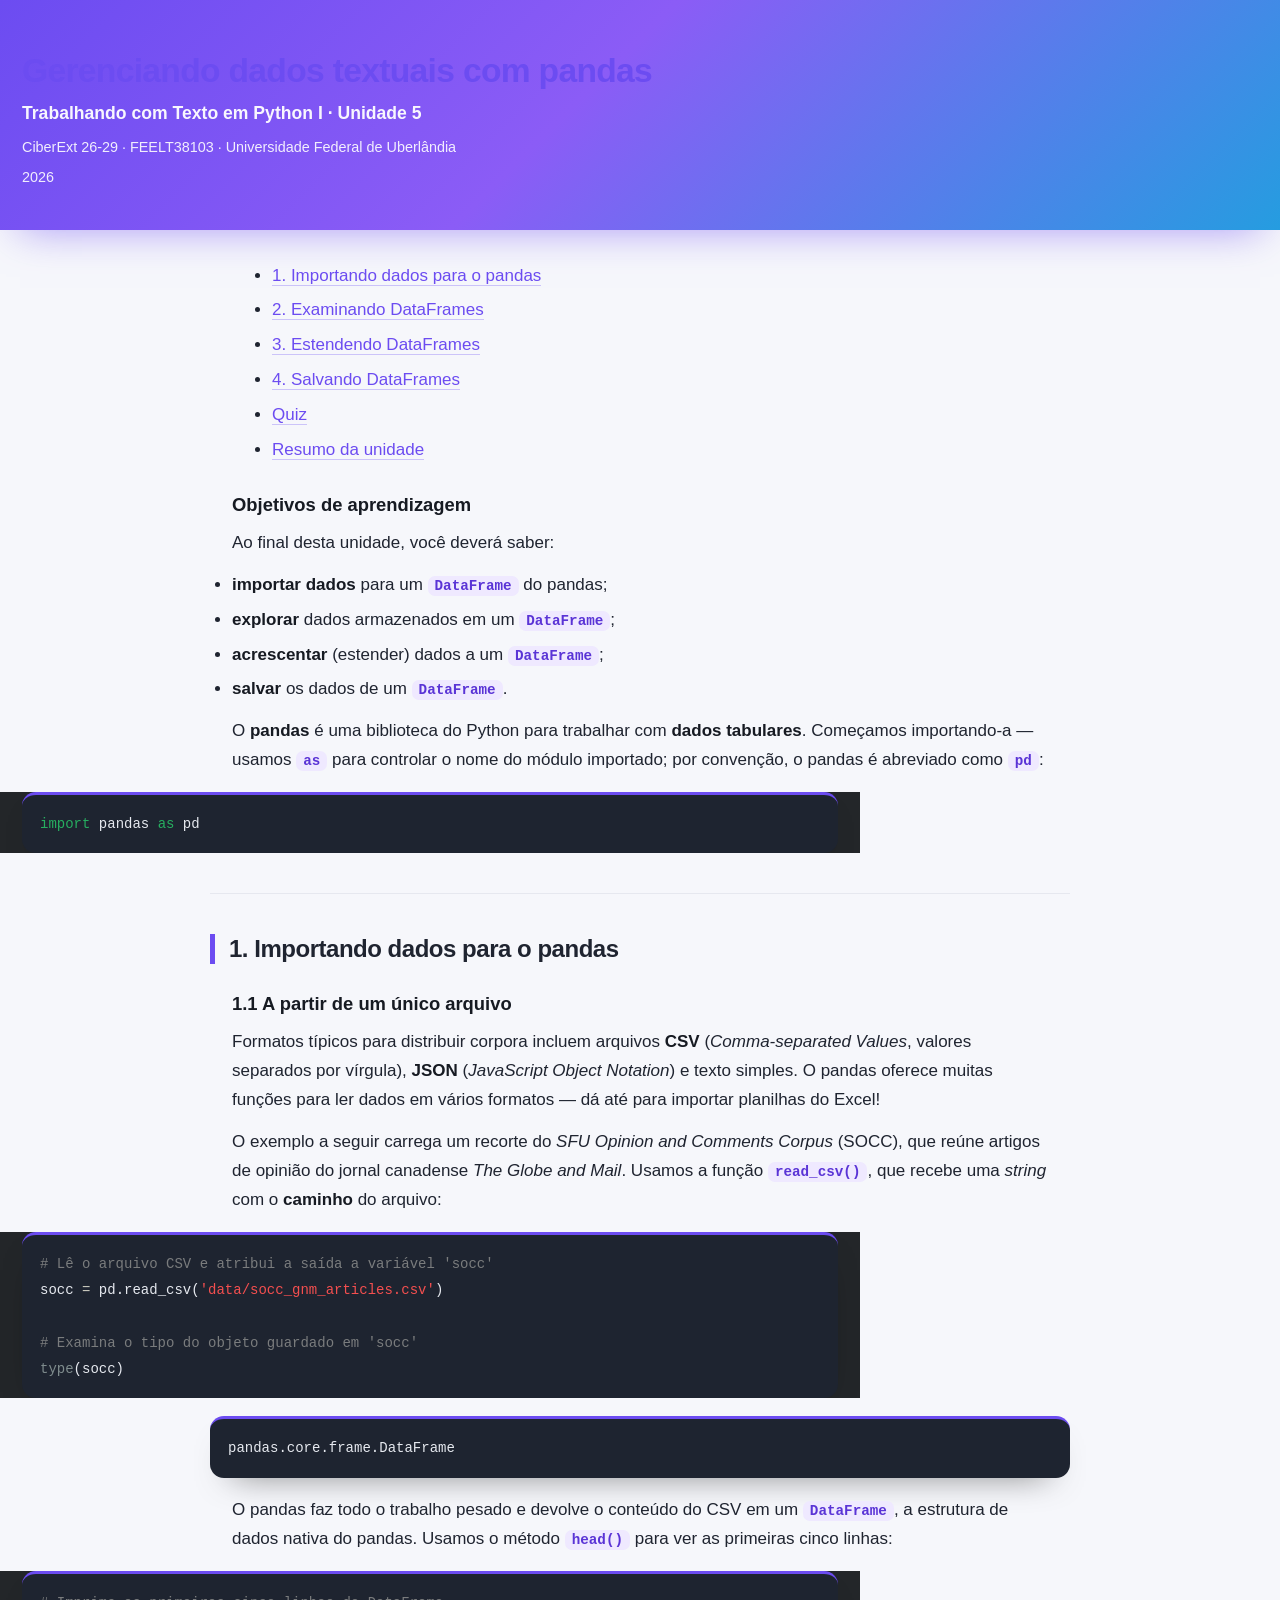
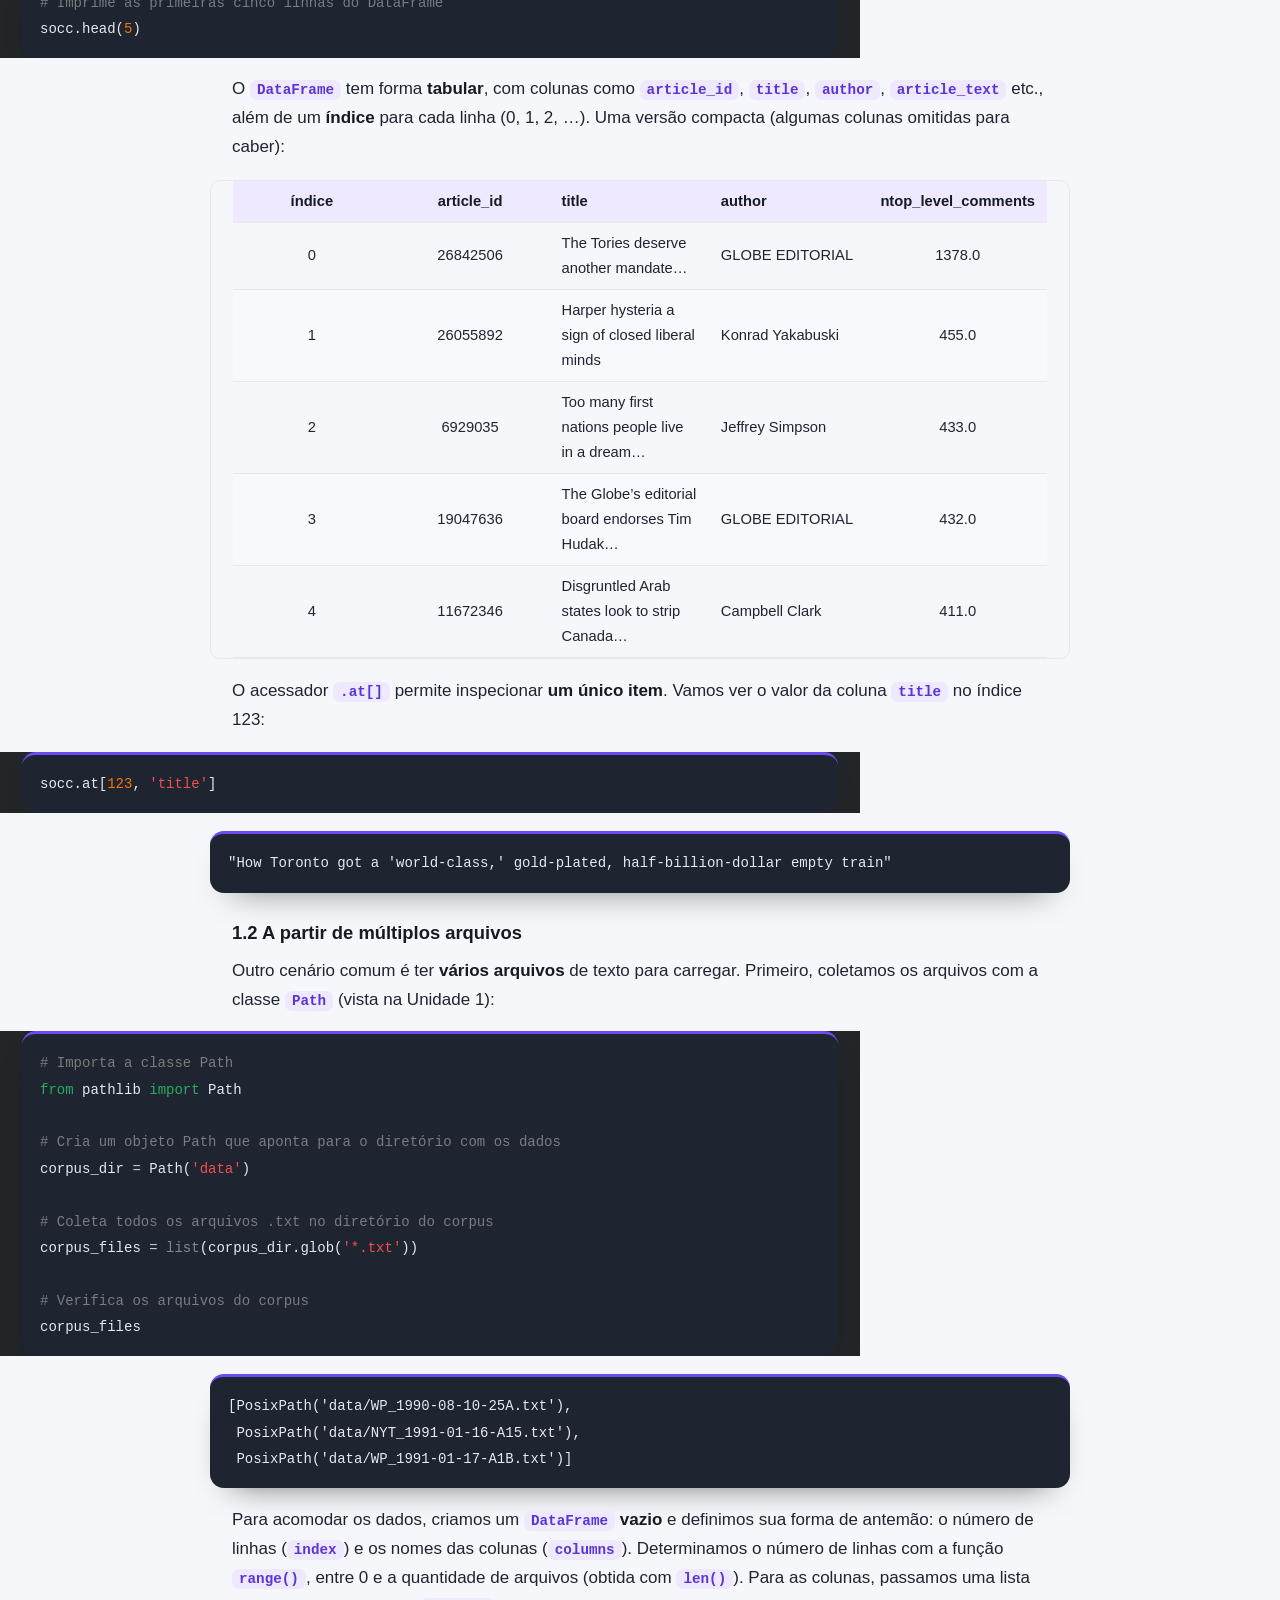
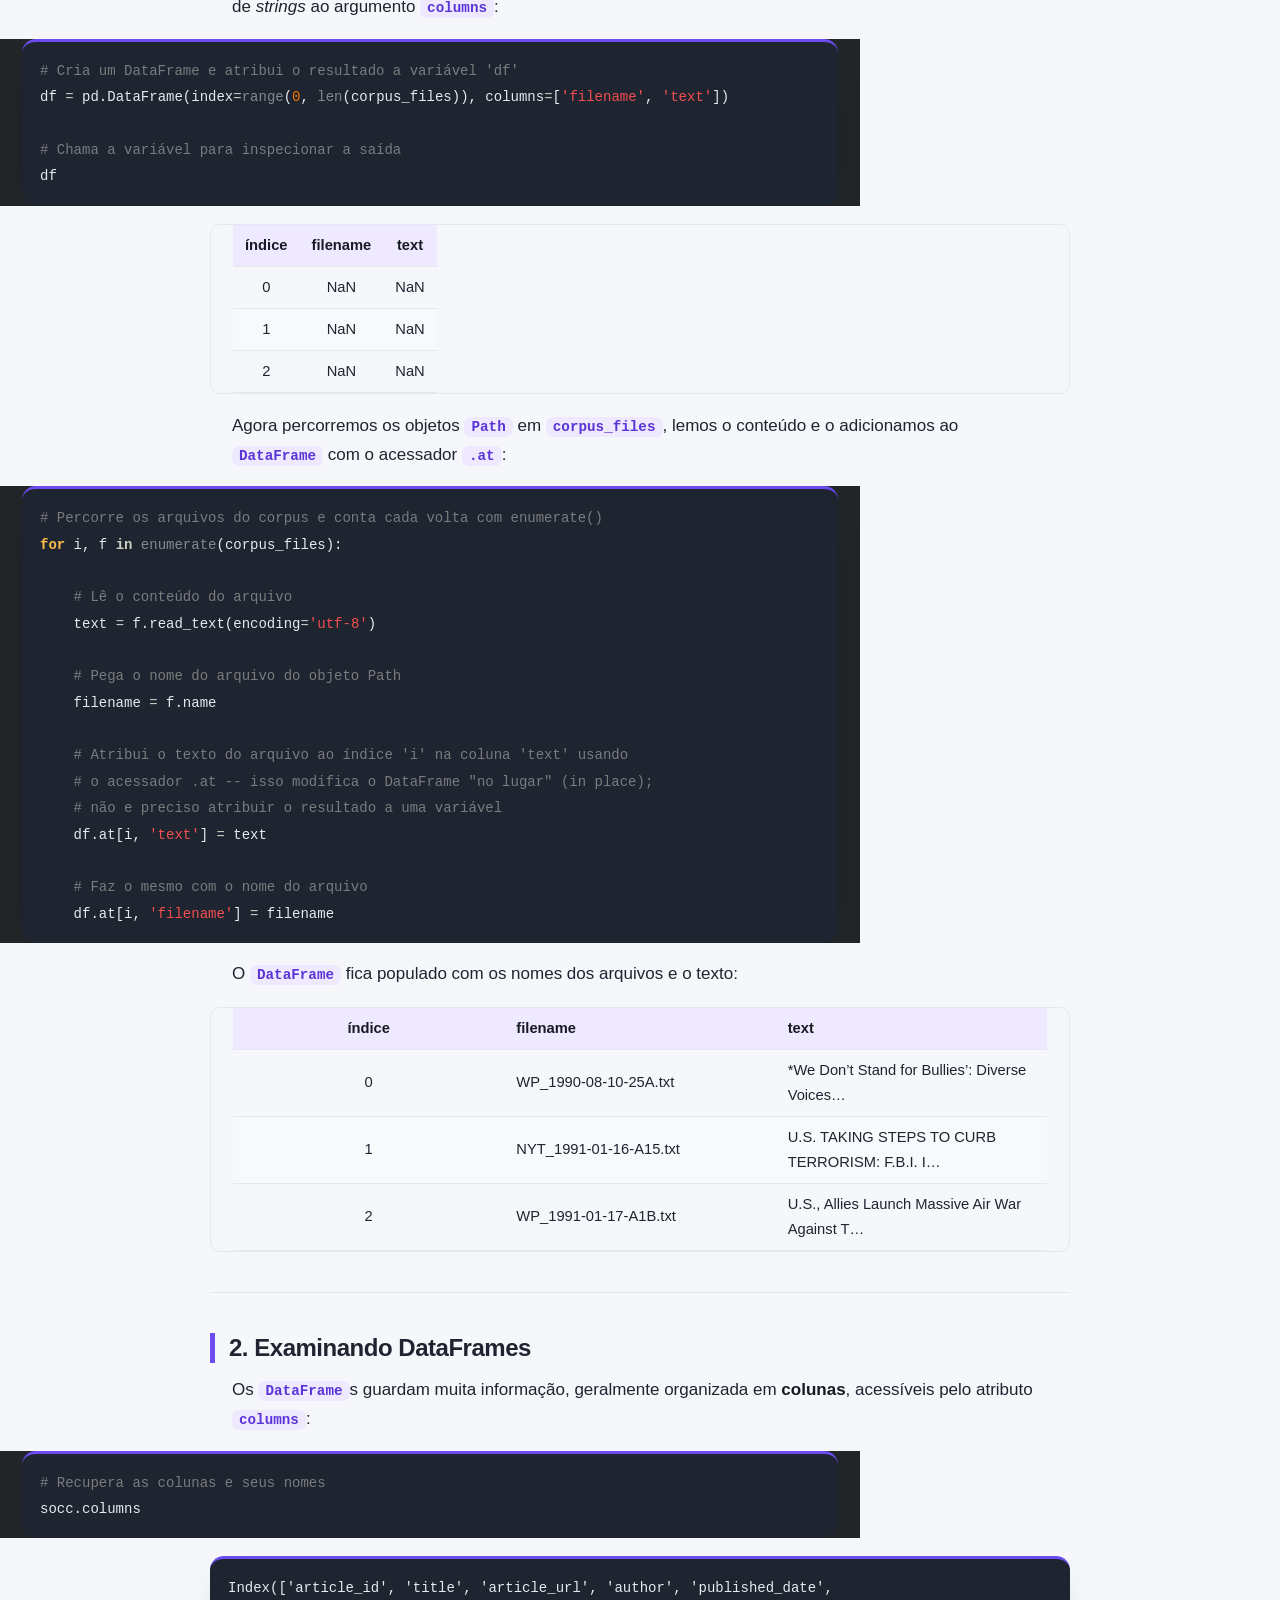
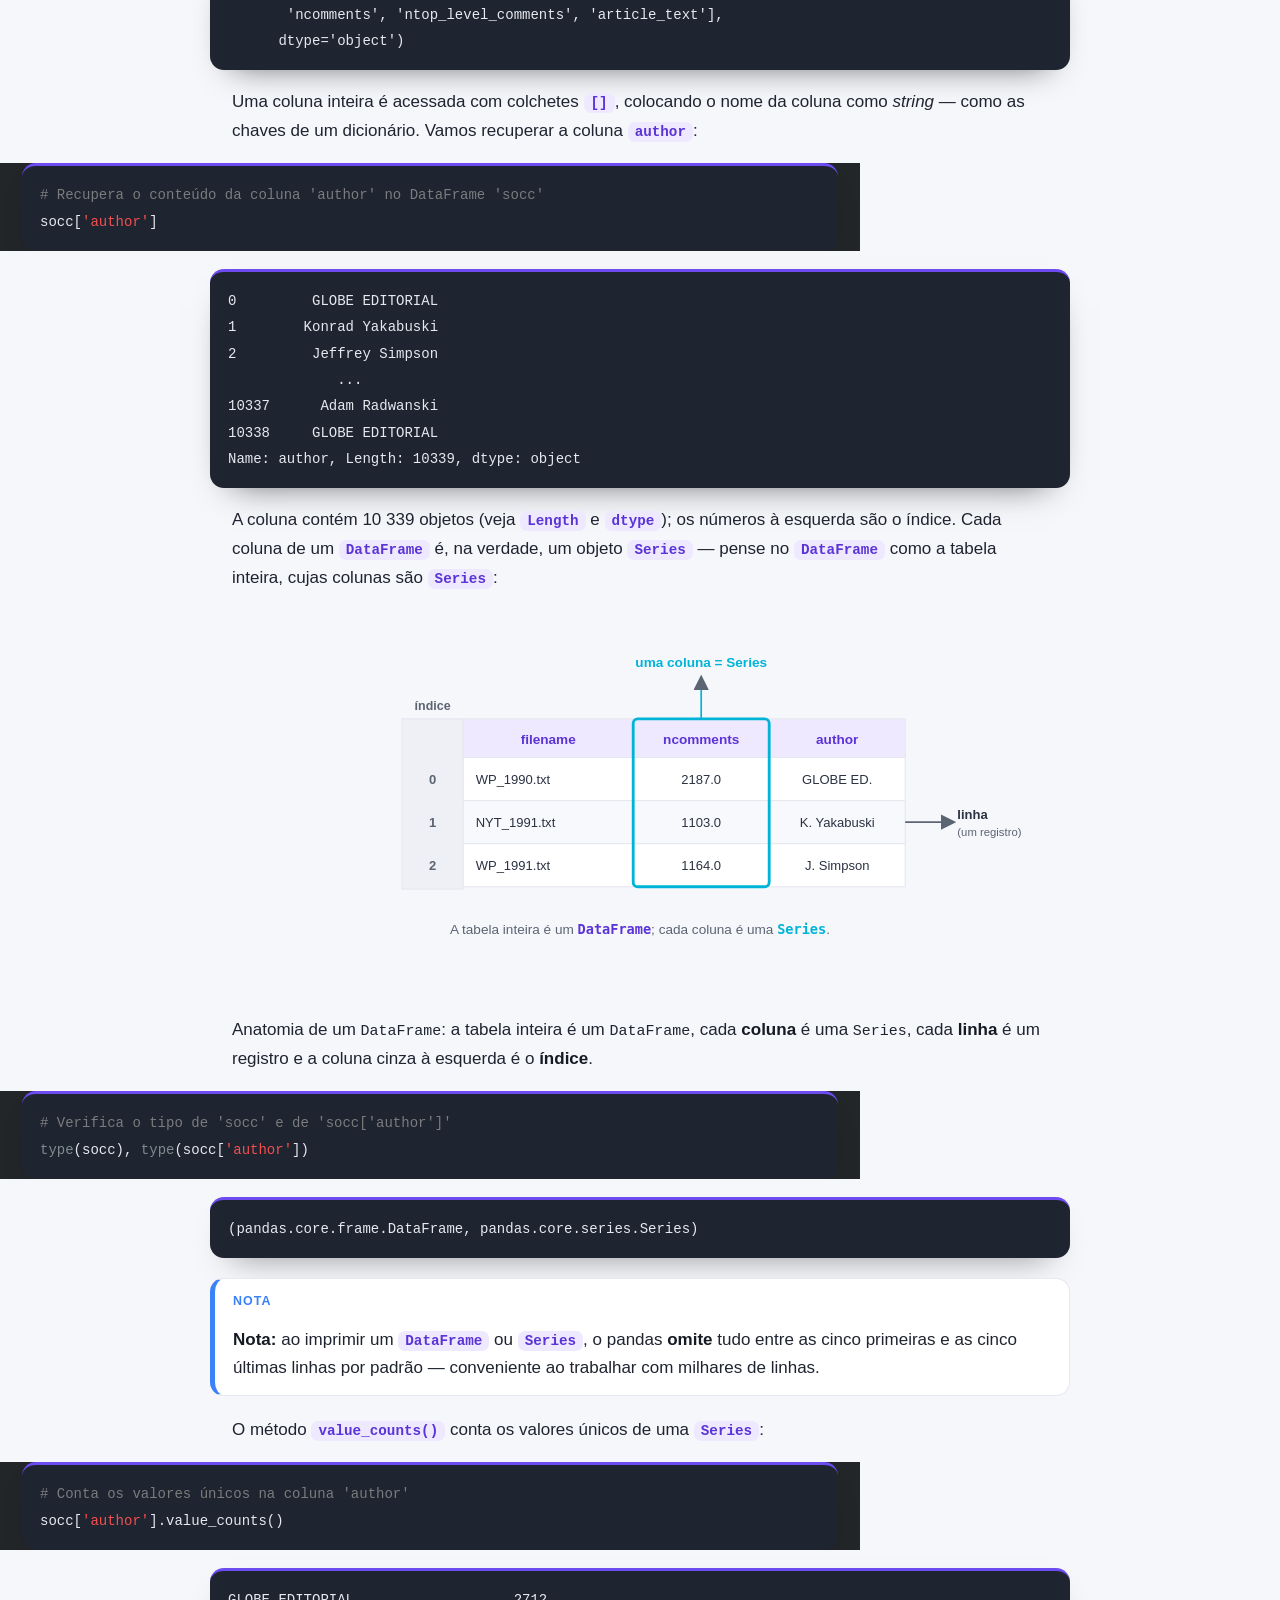
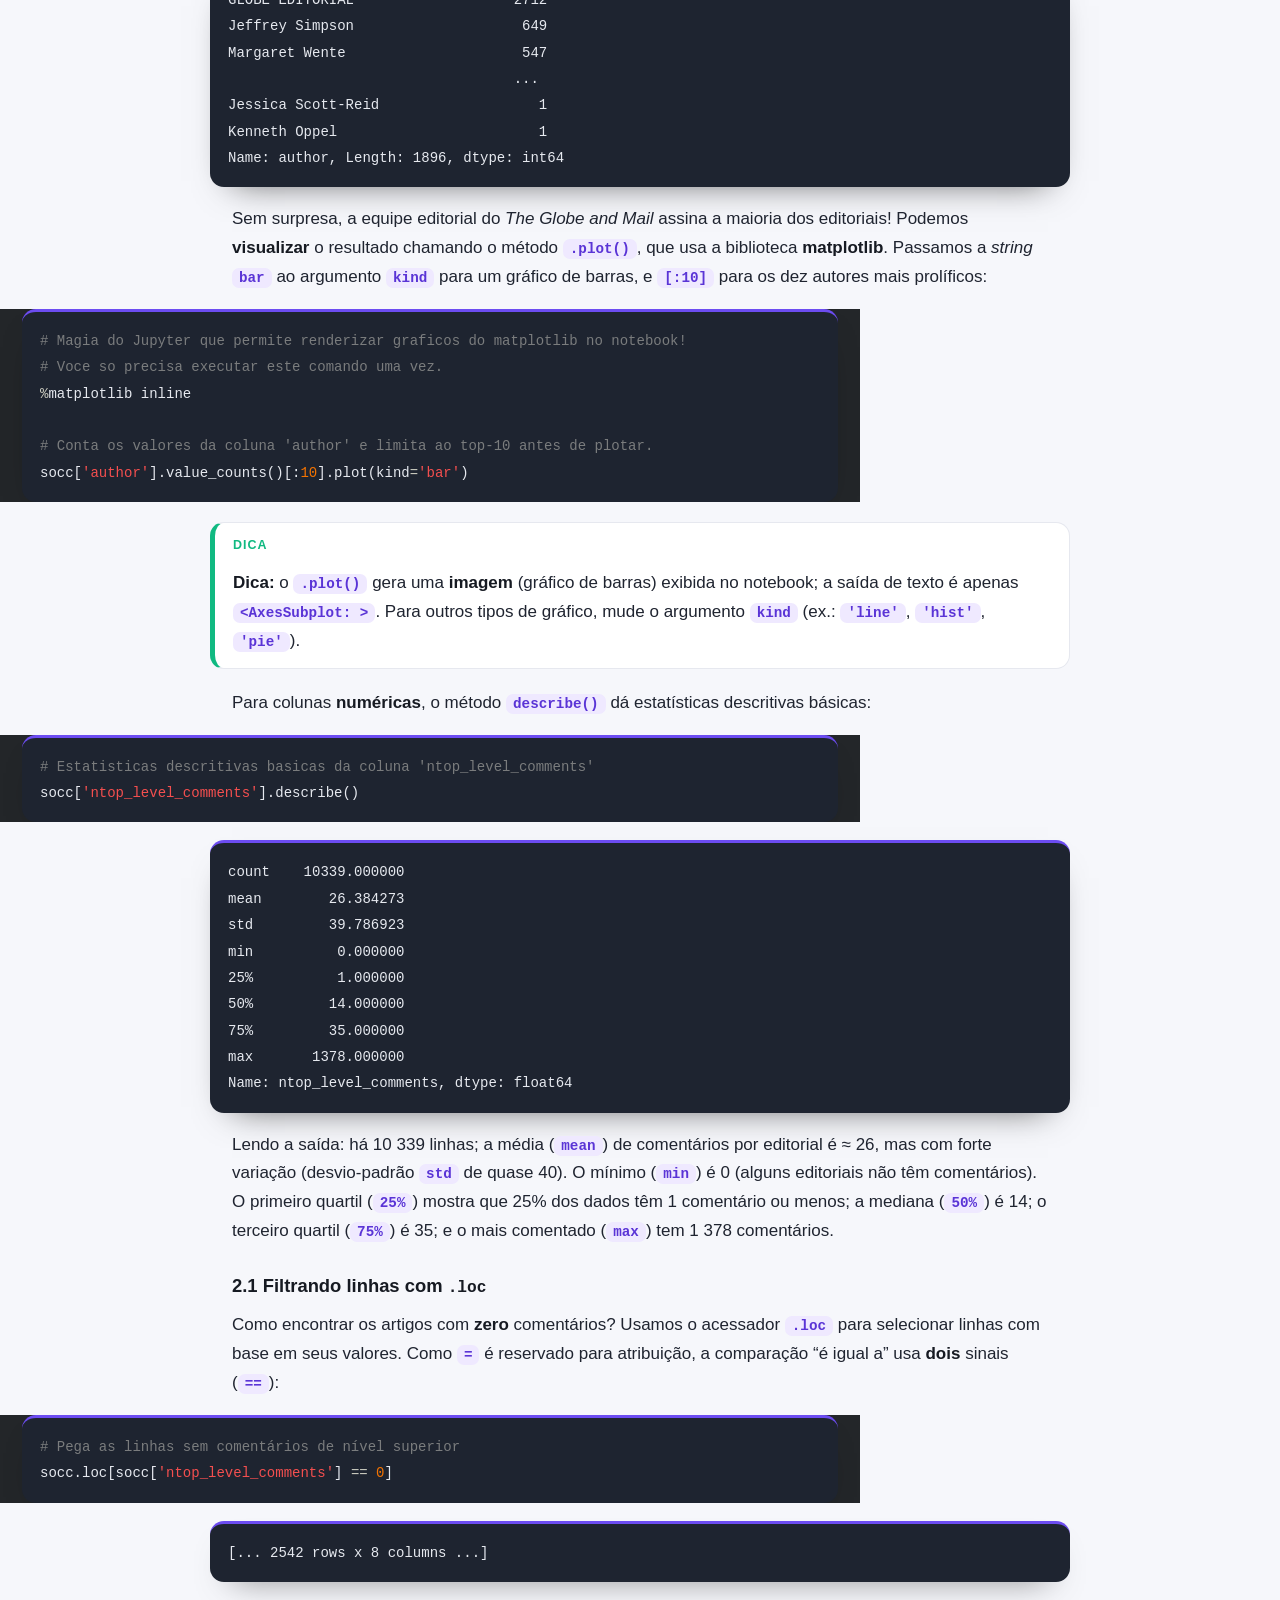
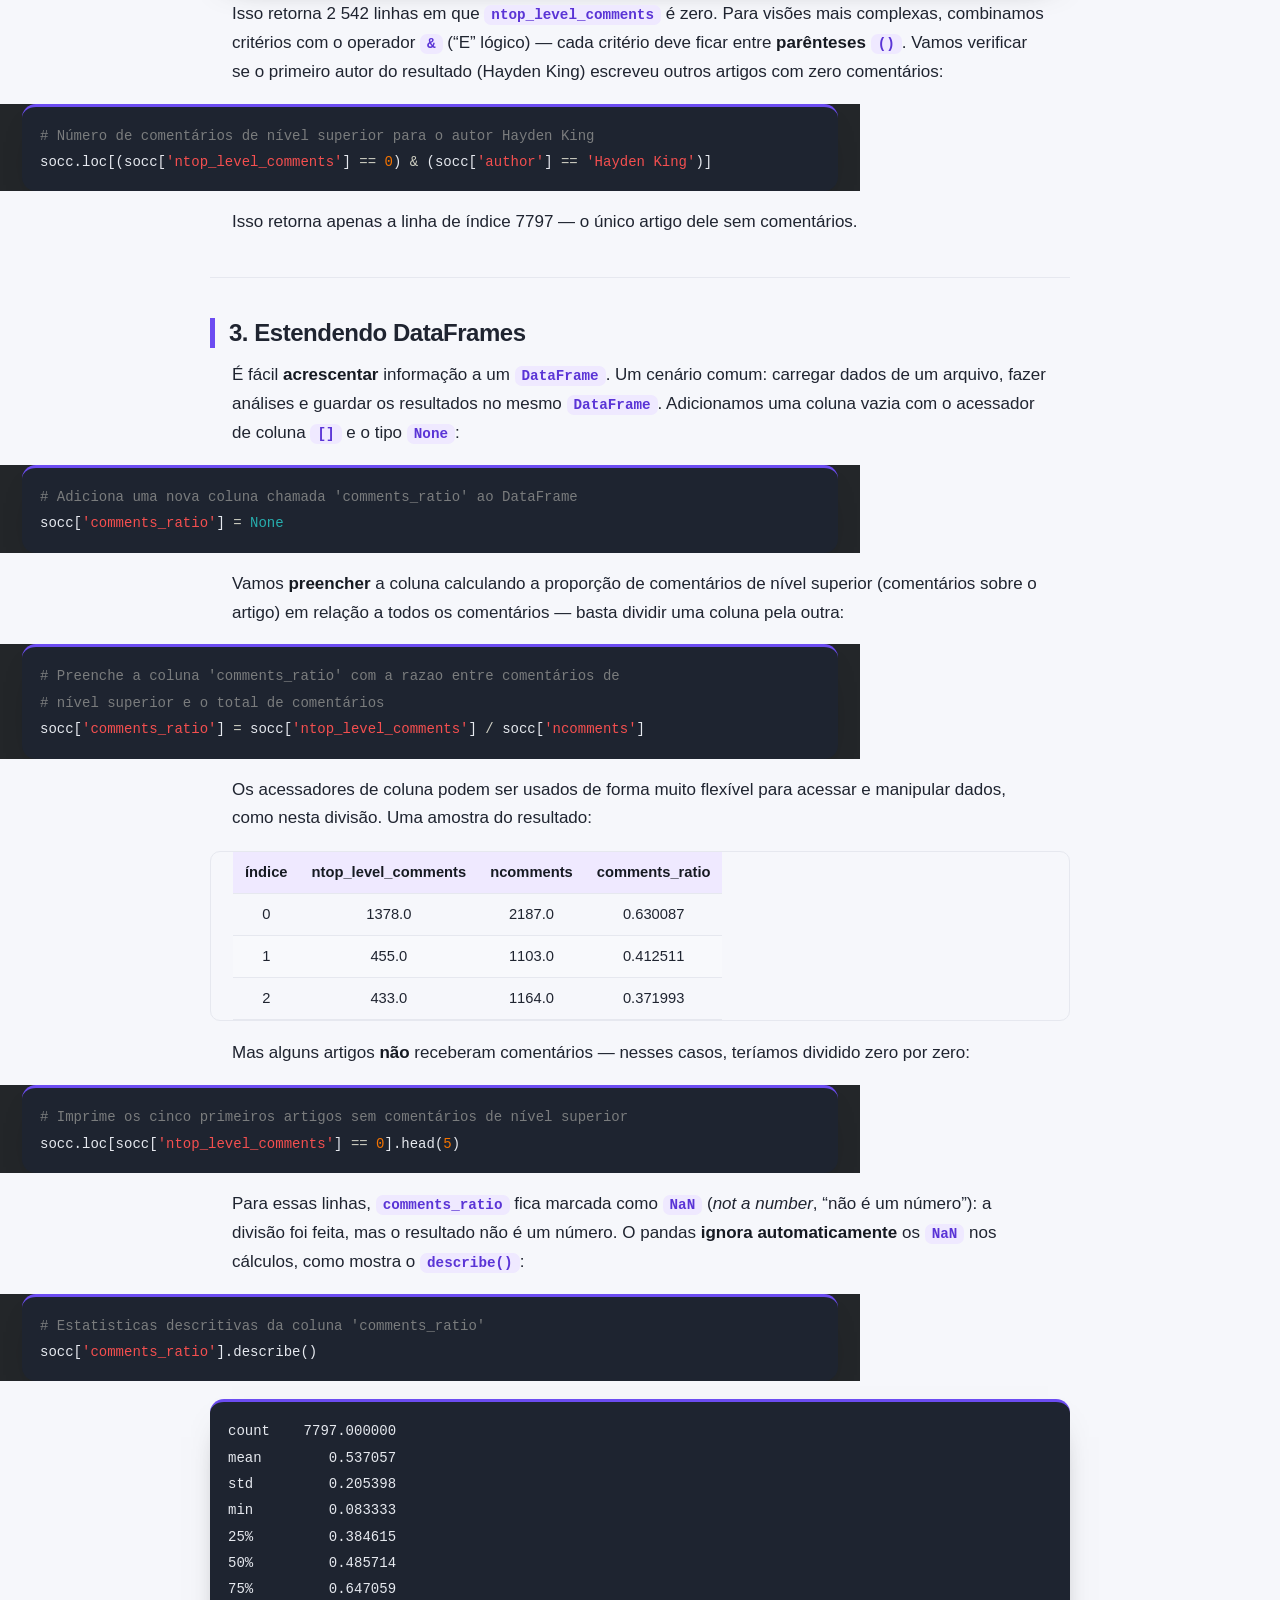
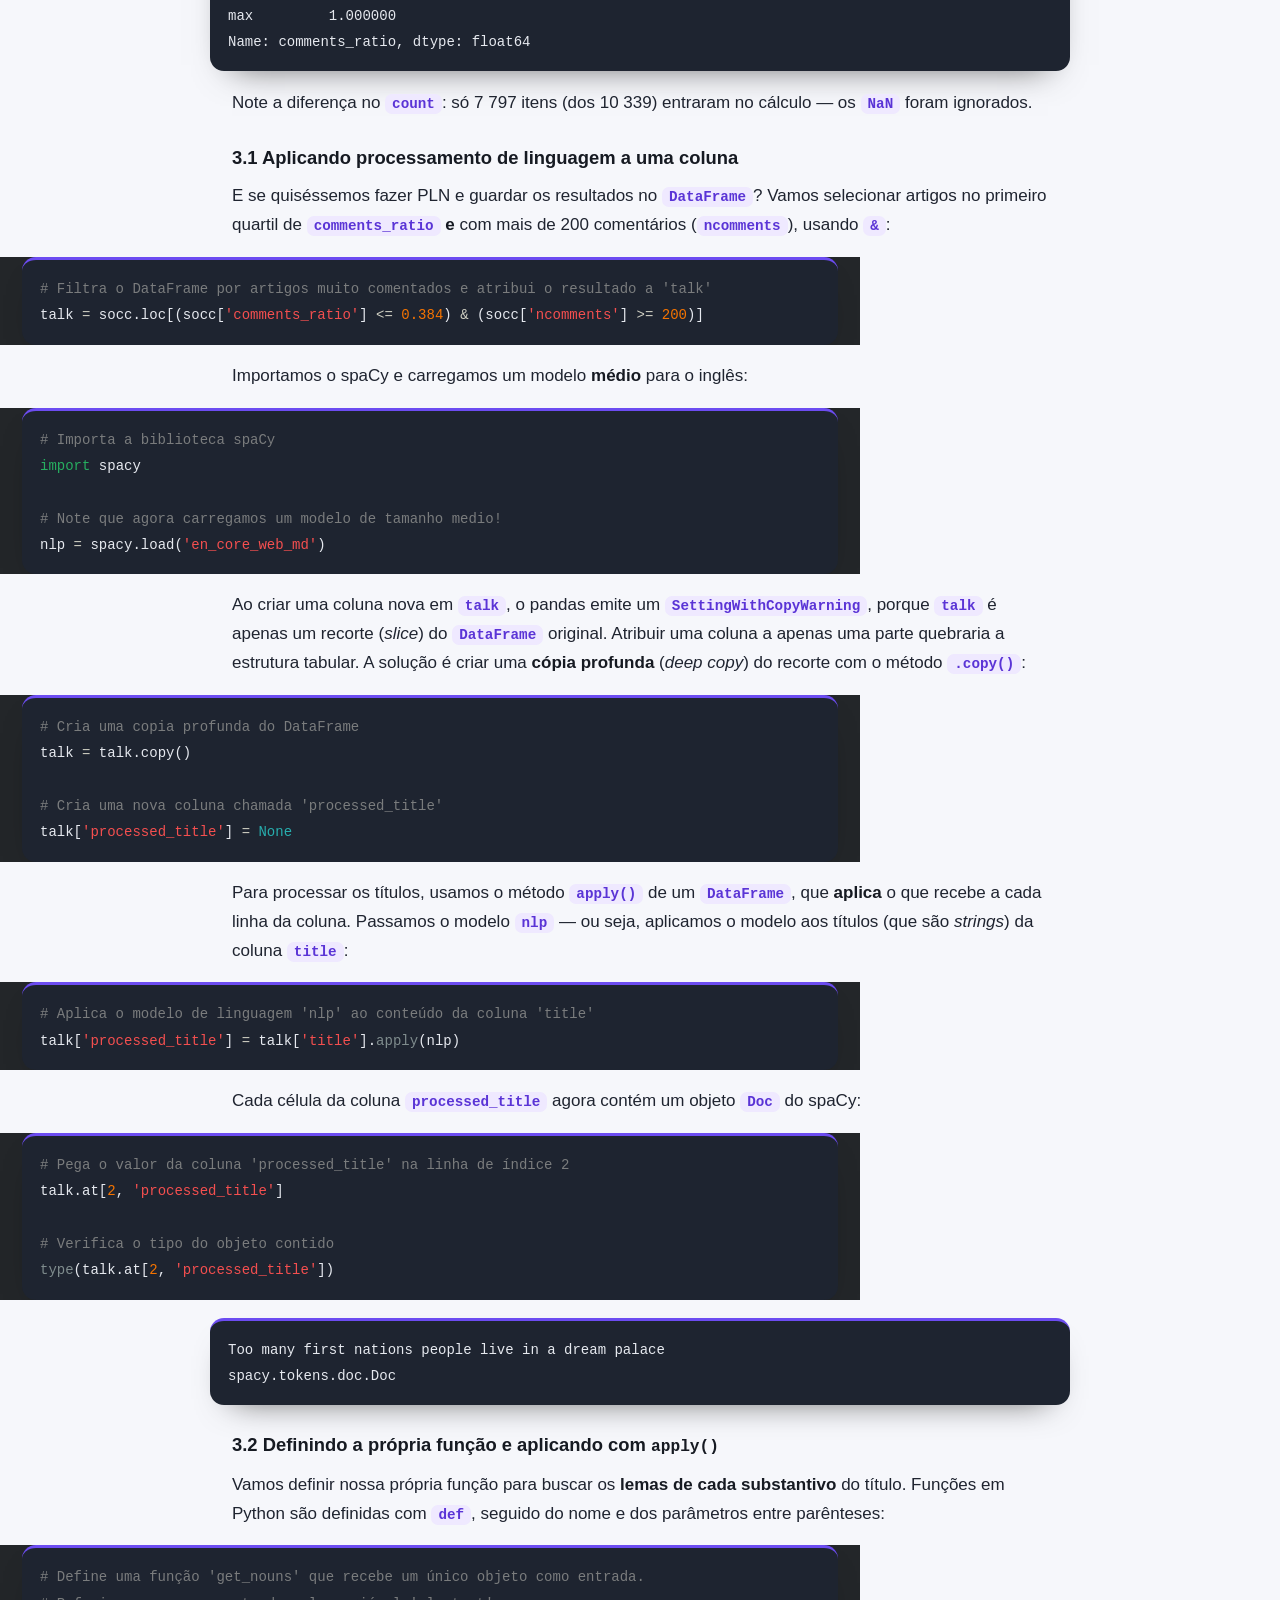
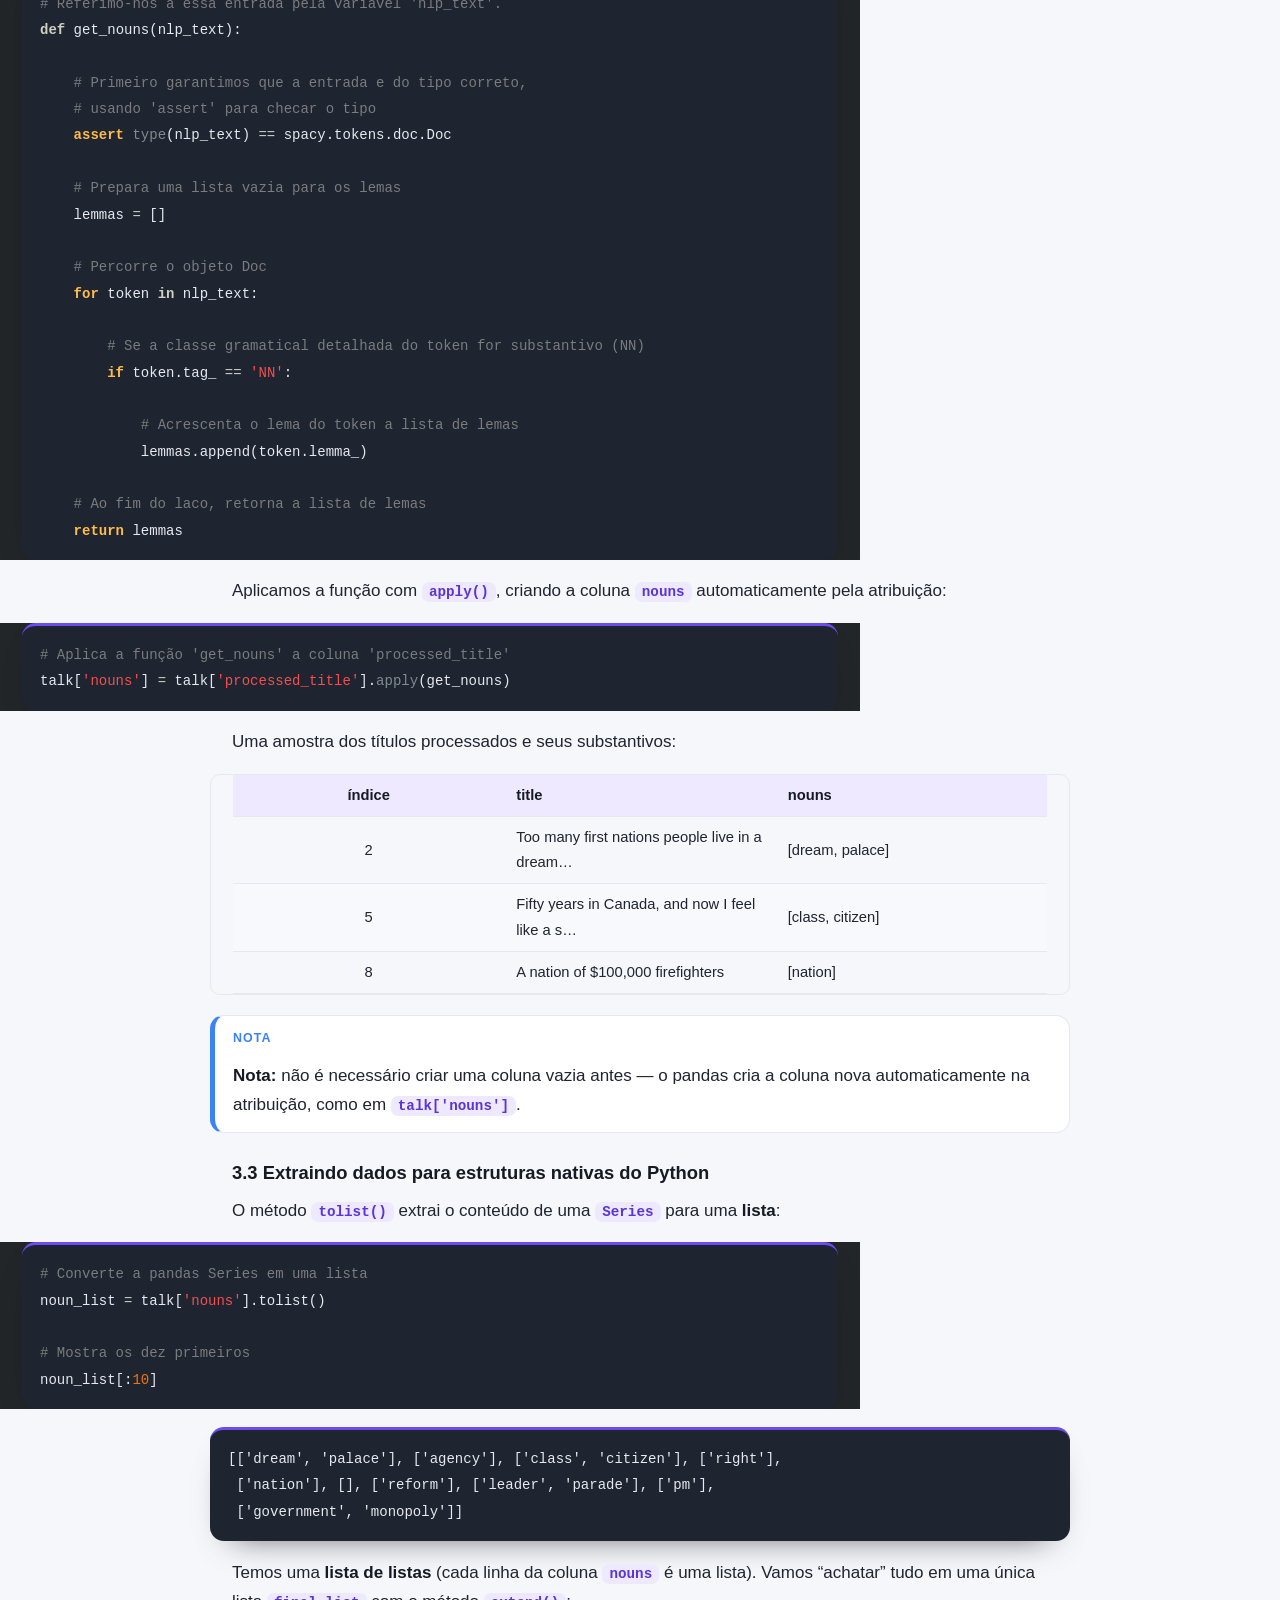
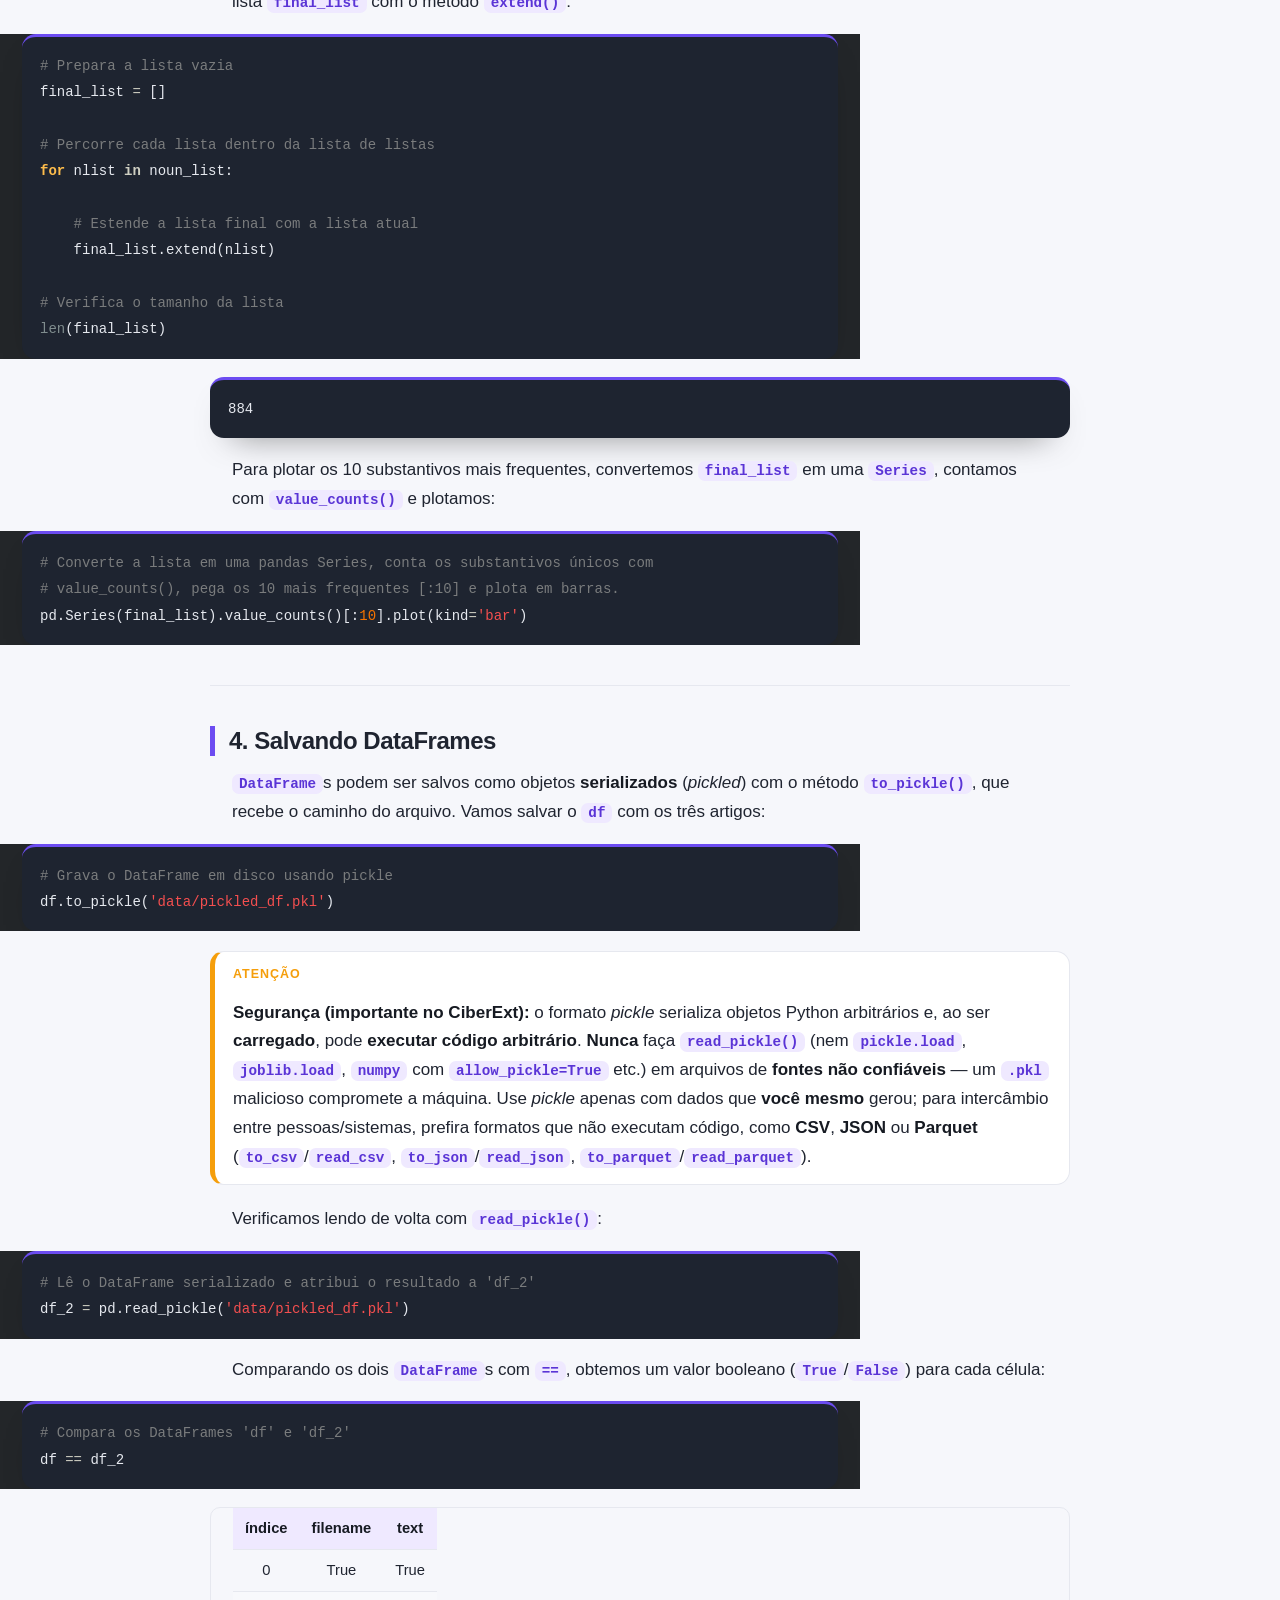
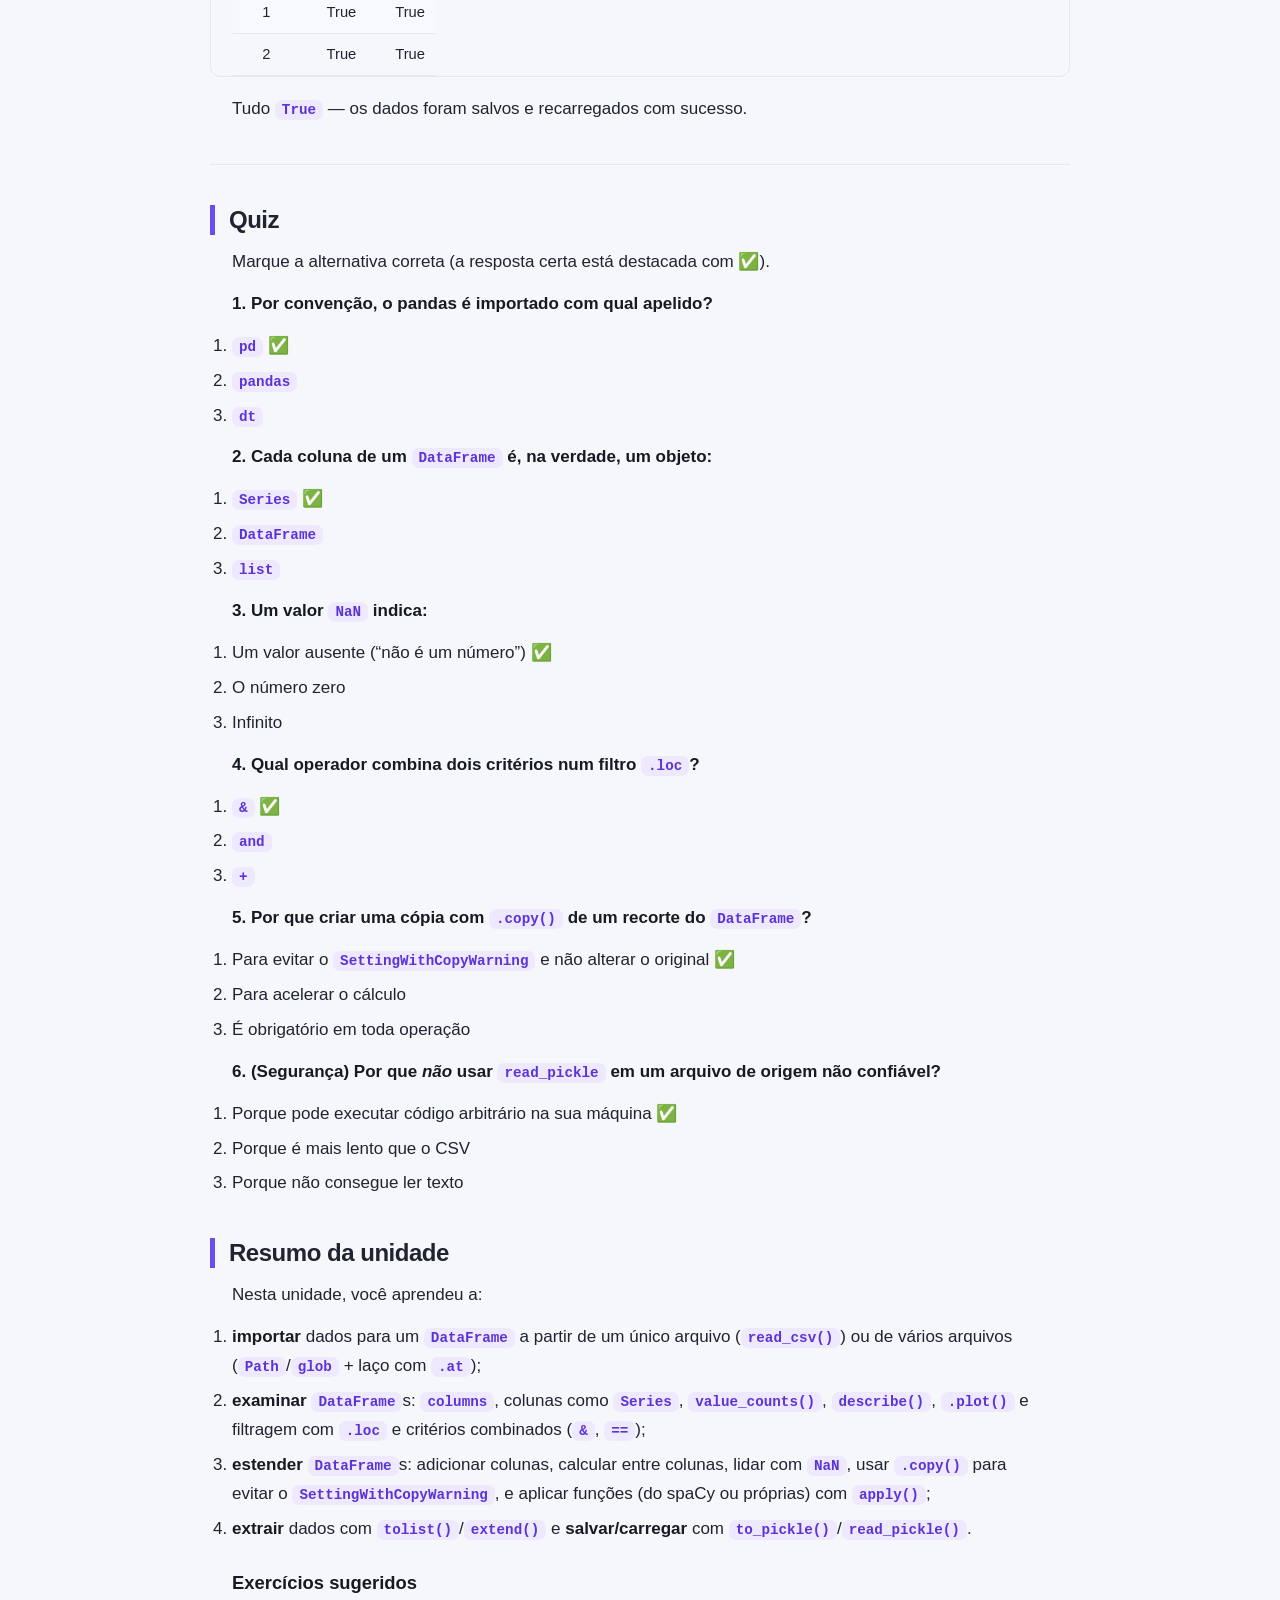
<file: Unidade-5/unidade5_gerenciando_dados_pandas.html>
<!DOCTYPE html>
<html xmlns="http://www.w3.org/1999/xhtml" lang="pt-BR" xml:lang="pt-BR">
<head>
  <meta charset="utf-8" />
  <meta name="generator" content="pandoc 3.10.1" />
  <meta name="viewport" content="width=device-width, initial-scale=1.0, user-scalable=yes" />
  <meta name="author" content="CiberExt 26-29 · FEELT38103 · Universidade Federal de Uberlândia" />
  <meta name="dcterms.date" content="2026-01-01" />
  <title>Gerenciando dados textuais com pandas</title>
  <style>

span.smallcaps{font-variant: small-caps;}
div.columns{display: flex; gap: 1.5em;}
div.column{flex: auto;}
@media screen {
div.columns{gap: min(4vw, 1.5em);}
div.column{overflow-x: auto;}
}
div.hanging-indent{margin-left: 1.5em; text-indent: -1.5em;}

ul.task-list[class]{list-style: none;}
ul.task-list li input[type="checkbox"] {
font-size: inherit;
width: 0.8em;
margin: 0 0.8em 0.2em -1.6em;
vertical-align: middle;
}

html { -webkit-text-size-adjust: 100%; }
pre > code.sourceCode { white-space: pre; position: relative; }
pre > code.sourceCode > span { display: inline-block; line-height: 1.25; }
pre > code.sourceCode > span:empty { height: 1.2em; }
.sourceCode { overflow: visible; }
code.sourceCode > span { color: inherit; text-decoration: inherit; }
div.sourceCode { margin: 1em 0; }
pre.sourceCode { margin: 0; }
@media screen {
div.sourceCode { overflow: auto; }
}
@media print {
pre > code.sourceCode { white-space: pre-wrap; }
pre > code.sourceCode > span { text-indent: -5em; padding-left: 5em; }
}
pre.numberSource code
{ counter-reset: source-line 0; }
pre.numberSource code > span
{ position: relative; left: -4em; counter-increment: source-line; }
pre.numberSource code > span > a:first-child::before
{ content: counter(source-line);
position: relative; left: -1em; text-align: right; vertical-align: baseline;
border: none; display: inline-block;
-webkit-touch-callout: none; -webkit-user-select: none;
-khtml-user-select: none; -moz-user-select: none;
-ms-user-select: none; user-select: none;
padding: 0 4px; width: 4em;
background-color: #232629;
color: #7a7c7d;
}
pre.numberSource { margin-left: 3em; border-left: 1px solid #7a7c7d; padding-left: 4px; }
div.sourceCode
{ color: #cfcfc2; background-color: #232629; }
@media screen {
pre > code.sourceCode > span > a:first-child::before { text-decoration: underline; }
}
code span { color: #cfcfc2; } 
code span.al { color: #95da4c; background-color: #4d1f24; font-weight: bold; } 
code span.an { color: #3f8058; } 
code span.at { color: #2980b9; } 
code span.bn { color: #f67400; } 
code span.bu { color: #7f8c8d; } 
code span.cf { color: #fdbc4b; font-weight: bold; } 
code span.ch { color: #3daee9; } 
code span.cn { color: #27aeae; font-weight: bold; } 
code span.co { color: #7a7c7d; } 
code span.cv { color: #7f8c8d; } 
code span.do { color: #a43340; } 
code span.dt { color: #2980b9; } 
code span.dv { color: #f67400; } 
code span.er { color: #da4453; text-decoration: underline; } 
code span.ex { color: #0099ff; font-weight: bold; } 
code span.fl { color: #f67400; } 
code span.fu { color: #8e44ad; } 
code span.im { color: #27ae60; } 
code span.in { color: #c45b00; } 
code span.kw { color: #cfcfc2; font-weight: bold; } 
code span.op { color: #cfcfc2; } 
code span.ot { color: #27ae60; } 
code span.pp { color: #27ae60; } 
code span.re { color: #2980b9; background-color: #153042; } 
code span.sc { color: #3daee9; } 
code span.ss { color: #da4453; } 
code span.st { color: #f44f4f; } 
code span.va { color: #27aeae; } 
code span.vs { color: #da4453; } 
code span.wa { color: #da4453; } 
</style>
  <style type="text/css">
:root{
--bg:#f6f7fb; --surface:#ffffff; --ink:#1f2430; --ink-strong:#161a22; --muted:#5b6472;
--accent:#6c4cf1; --accent2:#00b4d8; --accent-soft:#efe9ff; --inl-ink:#5a34d6;
--code-bg:#1e2430; --code-ink:#e6e9ef;
--border:#e6e8ef; --radius:16px;
--note:#3b82f6; --tip:#10b981; --warn:#f59e0b;
--table-head:#efe9ff; --table-stripe:#f8f9fc;
--mono:'SF Mono',ui-monospace,'JetBrains Mono','Fira Code',Menlo,Consolas,monospace;
--sans:-apple-system,BlinkMacSystemFont,'Segoe UI',Roboto,Inter,'Helvetica Neue',Arial,sans-serif;
}
@media (prefers-color-scheme:dark){
:root{--bg:#12141c;--surface:#1a1d27;--ink:#e6e9f0;--ink-strong:#fff;--muted:#9aa3b2;
--accent-soft:#2a2350;--inl-ink:#c8b6ff;--border:#2a2f3d;
--table-head:#241f43;--table-stripe:#171a23}
}
:root[data-theme="dark"]{--bg:#12141c;--surface:#1a1d27;--ink:#e6e9f0;--ink-strong:#fff;--muted:#9aa3b2;
--accent-soft:#2a2350;--inl-ink:#c8b6ff;--border:#2a2f3d;--table-head:#241f43;--table-stripe:#171a23}
:root[data-theme="light"]{--bg:#f6f7fb;--surface:#fff;--ink:#1f2430;--ink-strong:#161a22;--muted:#5b6472;
--accent-soft:#efe9ff;--inl-ink:#5a34d6;--border:#e6e8ef;--table-head:#efe9ff;--table-stripe:#f8f9fc}
*{box-sizing:border-box}
html{scroll-behavior:smooth}
body{margin:0;background:var(--bg);color:var(--ink);font-family:var(--sans);
line-height:1.7;font-size:17px;-webkit-font-smoothing:antialiased}

body > *{max-width:860px;margin-left:auto;margin-right:auto;padding-left:22px;padding-right:22px}
header#title-block-header{max-width:none;padding:52px 22px 40px;margin-bottom:32px;
background:linear-gradient(135deg,#6c4cf1 0%,#8b5cf6 45%,#00b4d8 120%);color:#fff;
box-shadow:0 18px 40px -20px rgba(108,76,241,.6)}
header#title-block-header > *{max-width:860px;margin:0 auto;padding:0}
header#title-block-header .title{font-size:2.1rem;font-weight:800;letter-spacing:-.02em;line-height:1.15;margin:0}
header#title-block-header .subtitle{font-size:1.1rem;opacity:.95;margin:8px 0 0;font-weight:600}
header#title-block-header .author,header#title-block-header .date{opacity:.9;font-size:.9rem;margin:6px 0 0}
h1,h2,h3{line-height:1.25}
h1{font-size:1.7rem;font-weight:800;color:var(--accent);margin:44px auto 14px;letter-spacing:-.02em}
h2{font-size:1.5rem;font-weight:800;letter-spacing:-.02em;margin:40px auto 12px;
padding-left:14px;border-left:5px solid var(--accent)}
h3{font-size:1.15rem;font-weight:700;color:var(--ink-strong);margin:28px auto 8px}
p{margin:13px auto}
a{color:var(--accent);text-decoration:none;border-bottom:1px solid rgba(108,76,241,.3)}
a:hover{border-color:var(--accent)}
a:focus-visible{outline:2px solid var(--accent2);outline-offset:2px}
strong{color:var(--ink-strong);font-weight:700}
ul,ol{margin:12px auto}
li{margin:6px 0}

code{font-family:var(--mono);font-size:.88em}
p code,li code,td code{background:var(--accent-soft);color:var(--inl-ink);
padding:2px 7px;border-radius:7px;font-weight:600;font-size:.84em}
pre{background:var(--code-bg);color:var(--code-ink);border-radius:14px;padding:16px 18px;
overflow-x:auto;margin:18px auto;border-top:3px solid var(--accent);
box-shadow:0 16px 34px -22px rgba(0,0,0,.7);line-height:1.55}
pre code{background:none;color:inherit;padding:0;font-weight:400;font-size:14px}

div.dica,div.nota,div.atencao,div.objetivos{
border:1px solid var(--border);border-left:5px solid var(--accent);
background:var(--surface);border-radius:14px;padding:12px 18px;margin:20px auto}
div.dica{border-left-color:var(--tip)}
div.nota{border-left-color:var(--note)}
div.atencao{border-left-color:var(--warn)}
div.objetivos{border-left-color:var(--accent);background:var(--accent-soft)}
div.dica::before{content:"Dica";color:var(--tip)}
div.nota::before{content:"Nota";color:var(--note)}
div.atencao::before{content:"Atenção";color:var(--warn)}
div.objetivos::before{content:"Objetivos";color:var(--accent)}
div.dica::before,div.nota::before,div.atencao::before,div.objetivos::before{
display:block;font-weight:800;font-size:.78rem;letter-spacing:.08em;text-transform:uppercase;margin-bottom:4px}
div.dica p:last-child,div.nota p:last-child,div.atencao p:last-child,div.objetivos :last-child{margin-bottom:0}

table{border-collapse:collapse;width:100%;font-size:.92rem;margin:18px auto;
border:1px solid var(--border);border-radius:10px;overflow:hidden;display:block;overflow-x:auto}
th,td{padding:8px 12px;text-align:left;border-bottom:1px solid var(--border)}
thead th{background:var(--table-head);color:var(--ink-strong);font-weight:700}
tbody tr:nth-child(even){background:var(--table-stripe)}
blockquote{margin:16px auto;padding:4px 0 4px 16px;border-left:3px solid var(--border);
color:var(--muted);font-style:italic}
hr{border:none;border-top:1px solid var(--border);margin:40px auto}
@media (prefers-reduced-motion:reduce){html{scroll-behavior:auto}}
</style>
</head>
<body>
<header id="title-block-header">
<h1 class="title">Gerenciando dados textuais com pandas</h1>
<p class="subtitle">Trabalhando com Texto em Python I · Unidade 5</p>
<p class="author">CiberExt 26-29 · FEELT38103 · Universidade Federal de
Uberlândia</p>
<p class="date">2026</p>
</header>
<nav id="TOC" role="doc-toc">
<ul>
<li><a href="#importando-dados-para-o-pandas" id="toc-importando-dados-para-o-pandas">1. Importando dados para o
pandas</a></li>
<li><a href="#examinando-dataframes" id="toc-examinando-dataframes">2.
Examinando DataFrames</a></li>
<li><a href="#estendendo-dataframes" id="toc-estendendo-dataframes">3.
Estendendo DataFrames</a></li>
<li><a href="#salvando-dataframes" id="toc-salvando-dataframes">4.
Salvando DataFrames</a></li>
<li><a href="#quiz" id="toc-quiz">Quiz</a></li>
<li><a href="#resumo-da-unidade" id="toc-resumo-da-unidade">Resumo da
unidade</a></li>
</ul>
</nav>
<h3 id="objetivos-de-aprendizagem">Objetivos de aprendizagem</h3>
<p>Ao final desta unidade, você deverá saber:</p>
<ul>
<li><strong>importar dados</strong> para um <code>DataFrame</code> do
pandas;</li>
<li><strong>explorar</strong> dados armazenados em um
<code>DataFrame</code>;</li>
<li><strong>acrescentar</strong> (estender) dados a um
<code>DataFrame</code>;</li>
<li><strong>salvar</strong> os dados de um <code>DataFrame</code>.</li>
</ul>
<p>O <strong>pandas</strong> é uma biblioteca do Python para trabalhar
com <strong>dados tabulares</strong>. Começamos importando‑a — usamos
<code>as</code> para controlar o nome do módulo importado; por
convenção, o pandas é abreviado como <code>pd</code>:</p>
<div class="sourceCode" id="cb1"><pre class="sourceCode python"><code class="sourceCode python"><span id="cb1-1"><a href="#cb1-1" aria-hidden="true" tabindex="-1"></a><span class="im">import</span> pandas <span class="im">as</span> pd</span></code></pre></div>
<hr />
<h2 id="importando-dados-para-o-pandas">1. Importando dados para o
pandas</h2>
<h3 id="a-partir-de-um-único-arquivo">1.1 A partir de um único
arquivo</h3>
<p>Formatos típicos para distribuir corpora incluem arquivos
<strong>CSV</strong> (<em>Comma‑separated Values</em>, valores separados
por vírgula), <strong>JSON</strong> (<em>JavaScript Object
Notation</em>) e texto simples. O pandas oferece muitas funções para ler
dados em vários formatos — dá até para importar planilhas do Excel!</p>
<p>O exemplo a seguir carrega um recorte do <em>SFU Opinion and Comments
Corpus</em> (SOCC), que reúne artigos de opinião do jornal canadense
<em>The Globe and Mail</em>. Usamos a função <code>read_csv()</code>,
que recebe uma <em>string</em> com o <strong>caminho</strong> do
arquivo:</p>
<div class="sourceCode" id="cb2"><pre class="sourceCode python"><code class="sourceCode python"><span id="cb2-1"><a href="#cb2-1" aria-hidden="true" tabindex="-1"></a><span class="co"># Lê o arquivo CSV e atribui a saída a variável &#39;socc&#39;</span></span>
<span id="cb2-2"><a href="#cb2-2" aria-hidden="true" tabindex="-1"></a>socc <span class="op">=</span> pd.read_csv(<span class="st">&#39;data/socc_gnm_articles.csv&#39;</span>)</span>
<span id="cb2-3"><a href="#cb2-3" aria-hidden="true" tabindex="-1"></a></span>
<span id="cb2-4"><a href="#cb2-4" aria-hidden="true" tabindex="-1"></a><span class="co"># Examina o tipo do objeto guardado em &#39;socc&#39;</span></span>
<span id="cb2-5"><a href="#cb2-5" aria-hidden="true" tabindex="-1"></a><span class="bu">type</span>(socc)</span></code></pre></div>
<pre class="text"><code>pandas.core.frame.DataFrame</code></pre>
<p>O pandas faz todo o trabalho pesado e devolve o conteúdo do CSV em um
<strong><code>DataFrame</code></strong>, a estrutura de dados nativa do
pandas. Usamos o método <code>head()</code> para ver as primeiras cinco
linhas:</p>
<div class="sourceCode" id="cb4"><pre class="sourceCode python"><code class="sourceCode python"><span id="cb4-1"><a href="#cb4-1" aria-hidden="true" tabindex="-1"></a><span class="co"># Imprime as primeiras cinco linhas do DataFrame</span></span>
<span id="cb4-2"><a href="#cb4-2" aria-hidden="true" tabindex="-1"></a>socc.head(<span class="dv">5</span>)</span></code></pre></div>
<p>O <code>DataFrame</code> tem forma <strong>tabular</strong>, com
colunas como <code>article_id</code>, <code>title</code>,
<code>author</code>, <code>article_text</code> etc., além de um
<strong>índice</strong> para cada linha (0, 1, 2, …). Uma versão
compacta (algumas colunas omitidas para caber):</p>
<table>
<colgroup>
<col style="width: 20%" />
<col style="width: 20%" />
<col style="width: 20%" />
<col style="width: 20%" />
<col style="width: 20%" />
</colgroup>
<thead>
<tr>
<th style="text-align: center;">índice</th>
<th style="text-align: center;">article_id</th>
<th style="text-align: left;">title</th>
<th style="text-align: left;">author</th>
<th style="text-align: center;">ntop_level_comments</th>
</tr>
</thead>
<tbody>
<tr>
<td style="text-align: center;">0</td>
<td style="text-align: center;">26842506</td>
<td style="text-align: left;">The Tories deserve another mandate…</td>
<td style="text-align: left;">GLOBE EDITORIAL</td>
<td style="text-align: center;">1378.0</td>
</tr>
<tr>
<td style="text-align: center;">1</td>
<td style="text-align: center;">26055892</td>
<td style="text-align: left;">Harper hysteria a sign of closed liberal
minds</td>
<td style="text-align: left;">Konrad Yakabuski</td>
<td style="text-align: center;">455.0</td>
</tr>
<tr>
<td style="text-align: center;">2</td>
<td style="text-align: center;">6929035</td>
<td style="text-align: left;">Too many first nations people live in a
dream…</td>
<td style="text-align: left;">Jeffrey Simpson</td>
<td style="text-align: center;">433.0</td>
</tr>
<tr>
<td style="text-align: center;">3</td>
<td style="text-align: center;">19047636</td>
<td style="text-align: left;">The Globe’s editorial board endorses Tim
Hudak…</td>
<td style="text-align: left;">GLOBE EDITORIAL</td>
<td style="text-align: center;">432.0</td>
</tr>
<tr>
<td style="text-align: center;">4</td>
<td style="text-align: center;">11672346</td>
<td style="text-align: left;">Disgruntled Arab states look to strip
Canada…</td>
<td style="text-align: left;">Campbell Clark</td>
<td style="text-align: center;">411.0</td>
</tr>
</tbody>
</table>
<p>O acessador <code>.at[]</code> permite inspecionar <strong>um único
item</strong>. Vamos ver o valor da coluna <code>title</code> no índice
123:</p>
<div class="sourceCode" id="cb5"><pre class="sourceCode python"><code class="sourceCode python"><span id="cb5-1"><a href="#cb5-1" aria-hidden="true" tabindex="-1"></a>socc.at[<span class="dv">123</span>, <span class="st">&#39;title&#39;</span>]</span></code></pre></div>
<pre class="text"><code>&quot;How Toronto got a &#39;world-class,&#39; gold-plated, half-billion-dollar empty train&quot;</code></pre>
<h3 id="a-partir-de-múltiplos-arquivos">1.2 A partir de múltiplos
arquivos</h3>
<p>Outro cenário comum é ter <strong>vários arquivos</strong> de texto
para carregar. Primeiro, coletamos os arquivos com a classe
<code>Path</code> (vista na Unidade 1):</p>
<div class="sourceCode" id="cb7"><pre class="sourceCode python"><code class="sourceCode python"><span id="cb7-1"><a href="#cb7-1" aria-hidden="true" tabindex="-1"></a><span class="co"># Importa a classe Path</span></span>
<span id="cb7-2"><a href="#cb7-2" aria-hidden="true" tabindex="-1"></a><span class="im">from</span> pathlib <span class="im">import</span> Path</span>
<span id="cb7-3"><a href="#cb7-3" aria-hidden="true" tabindex="-1"></a></span>
<span id="cb7-4"><a href="#cb7-4" aria-hidden="true" tabindex="-1"></a><span class="co"># Cria um objeto Path que aponta para o diretório com os dados</span></span>
<span id="cb7-5"><a href="#cb7-5" aria-hidden="true" tabindex="-1"></a>corpus_dir <span class="op">=</span> Path(<span class="st">&#39;data&#39;</span>)</span>
<span id="cb7-6"><a href="#cb7-6" aria-hidden="true" tabindex="-1"></a></span>
<span id="cb7-7"><a href="#cb7-7" aria-hidden="true" tabindex="-1"></a><span class="co"># Coleta todos os arquivos .txt no diretório do corpus</span></span>
<span id="cb7-8"><a href="#cb7-8" aria-hidden="true" tabindex="-1"></a>corpus_files <span class="op">=</span> <span class="bu">list</span>(corpus_dir.glob(<span class="st">&#39;*.txt&#39;</span>))</span>
<span id="cb7-9"><a href="#cb7-9" aria-hidden="true" tabindex="-1"></a></span>
<span id="cb7-10"><a href="#cb7-10" aria-hidden="true" tabindex="-1"></a><span class="co"># Verifica os arquivos do corpus</span></span>
<span id="cb7-11"><a href="#cb7-11" aria-hidden="true" tabindex="-1"></a>corpus_files</span></code></pre></div>
<pre class="text"><code>[PosixPath(&#39;data/WP_1990-08-10-25A.txt&#39;),
 PosixPath(&#39;data/NYT_1991-01-16-A15.txt&#39;),
 PosixPath(&#39;data/WP_1991-01-17-A1B.txt&#39;)]</code></pre>
<p>Para acomodar os dados, criamos um <code>DataFrame</code>
<strong>vazio</strong> e definimos sua forma de antemão: o número de
linhas (<code>index</code>) e os nomes das colunas
(<code>columns</code>). Determinamos o número de linhas com a função
<code>range()</code>, entre 0 e a quantidade de arquivos (obtida com
<code>len()</code>). Para as colunas, passamos uma lista de
<em>strings</em> ao argumento <code>columns</code>:</p>
<div class="sourceCode" id="cb9"><pre class="sourceCode python"><code class="sourceCode python"><span id="cb9-1"><a href="#cb9-1" aria-hidden="true" tabindex="-1"></a><span class="co"># Cria um DataFrame e atribui o resultado a variável &#39;df&#39;</span></span>
<span id="cb9-2"><a href="#cb9-2" aria-hidden="true" tabindex="-1"></a>df <span class="op">=</span> pd.DataFrame(index<span class="op">=</span><span class="bu">range</span>(<span class="dv">0</span>, <span class="bu">len</span>(corpus_files)), columns<span class="op">=</span>[<span class="st">&#39;filename&#39;</span>, <span class="st">&#39;text&#39;</span>])</span>
<span id="cb9-3"><a href="#cb9-3" aria-hidden="true" tabindex="-1"></a></span>
<span id="cb9-4"><a href="#cb9-4" aria-hidden="true" tabindex="-1"></a><span class="co"># Chama a variável para inspecionar a saída</span></span>
<span id="cb9-5"><a href="#cb9-5" aria-hidden="true" tabindex="-1"></a>df</span></code></pre></div>
<table>
<thead>
<tr>
<th style="text-align: center;">índice</th>
<th style="text-align: center;">filename</th>
<th style="text-align: center;">text</th>
</tr>
</thead>
<tbody>
<tr>
<td style="text-align: center;">0</td>
<td style="text-align: center;">NaN</td>
<td style="text-align: center;">NaN</td>
</tr>
<tr>
<td style="text-align: center;">1</td>
<td style="text-align: center;">NaN</td>
<td style="text-align: center;">NaN</td>
</tr>
<tr>
<td style="text-align: center;">2</td>
<td style="text-align: center;">NaN</td>
<td style="text-align: center;">NaN</td>
</tr>
</tbody>
</table>
<p>Agora percorremos os objetos <code>Path</code> em
<code>corpus_files</code>, lemos o conteúdo e o adicionamos ao
<code>DataFrame</code> com o acessador <code>.at</code>:</p>
<div class="sourceCode" id="cb10"><pre class="sourceCode python"><code class="sourceCode python"><span id="cb10-1"><a href="#cb10-1" aria-hidden="true" tabindex="-1"></a><span class="co"># Percorre os arquivos do corpus e conta cada volta com enumerate()</span></span>
<span id="cb10-2"><a href="#cb10-2" aria-hidden="true" tabindex="-1"></a><span class="cf">for</span> i, f <span class="kw">in</span> <span class="bu">enumerate</span>(corpus_files):</span>
<span id="cb10-3"><a href="#cb10-3" aria-hidden="true" tabindex="-1"></a></span>
<span id="cb10-4"><a href="#cb10-4" aria-hidden="true" tabindex="-1"></a>    <span class="co"># Lê o conteúdo do arquivo</span></span>
<span id="cb10-5"><a href="#cb10-5" aria-hidden="true" tabindex="-1"></a>    text <span class="op">=</span> f.read_text(encoding<span class="op">=</span><span class="st">&#39;utf-8&#39;</span>)</span>
<span id="cb10-6"><a href="#cb10-6" aria-hidden="true" tabindex="-1"></a></span>
<span id="cb10-7"><a href="#cb10-7" aria-hidden="true" tabindex="-1"></a>    <span class="co"># Pega o nome do arquivo do objeto Path</span></span>
<span id="cb10-8"><a href="#cb10-8" aria-hidden="true" tabindex="-1"></a>    filename <span class="op">=</span> f.name</span>
<span id="cb10-9"><a href="#cb10-9" aria-hidden="true" tabindex="-1"></a></span>
<span id="cb10-10"><a href="#cb10-10" aria-hidden="true" tabindex="-1"></a>    <span class="co"># Atribui o texto do arquivo ao índice &#39;i&#39; na coluna &#39;text&#39; usando</span></span>
<span id="cb10-11"><a href="#cb10-11" aria-hidden="true" tabindex="-1"></a>    <span class="co"># o acessador .at -- isso modifica o DataFrame &quot;no lugar&quot; (in place);</span></span>
<span id="cb10-12"><a href="#cb10-12" aria-hidden="true" tabindex="-1"></a>    <span class="co"># não e preciso atribuir o resultado a uma variável</span></span>
<span id="cb10-13"><a href="#cb10-13" aria-hidden="true" tabindex="-1"></a>    df.at[i, <span class="st">&#39;text&#39;</span>] <span class="op">=</span> text</span>
<span id="cb10-14"><a href="#cb10-14" aria-hidden="true" tabindex="-1"></a></span>
<span id="cb10-15"><a href="#cb10-15" aria-hidden="true" tabindex="-1"></a>    <span class="co"># Faz o mesmo com o nome do arquivo</span></span>
<span id="cb10-16"><a href="#cb10-16" aria-hidden="true" tabindex="-1"></a>    df.at[i, <span class="st">&#39;filename&#39;</span>] <span class="op">=</span> filename</span></code></pre></div>
<p>O <code>DataFrame</code> fica populado com os nomes dos arquivos e o
texto:</p>
<table>
<colgroup>
<col style="width: 33%" />
<col style="width: 33%" />
<col style="width: 33%" />
</colgroup>
<thead>
<tr>
<th style="text-align: center;">índice</th>
<th style="text-align: left;">filename</th>
<th style="text-align: left;">text</th>
</tr>
</thead>
<tbody>
<tr>
<td style="text-align: center;">0</td>
<td style="text-align: left;">WP_1990-08-10-25A.txt</td>
<td style="text-align: left;">*We Don’t Stand for Bullies’: Diverse
Voices…</td>
</tr>
<tr>
<td style="text-align: center;">1</td>
<td style="text-align: left;">NYT_1991-01-16-A15.txt</td>
<td style="text-align: left;">U.S. TAKING STEPS TO CURB TERRORISM:
F.B.I. I…</td>
</tr>
<tr>
<td style="text-align: center;">2</td>
<td style="text-align: left;">WP_1991-01-17-A1B.txt</td>
<td style="text-align: left;">U.S., Allies Launch Massive Air War
Against T…</td>
</tr>
</tbody>
</table>
<hr />
<h2 id="examinando-dataframes">2. Examinando DataFrames</h2>
<p>Os <code>DataFrame</code>s guardam muita informação, geralmente
organizada em <strong>colunas</strong>, acessíveis pelo atributo
<code>columns</code>:</p>
<div class="sourceCode" id="cb11"><pre class="sourceCode python"><code class="sourceCode python"><span id="cb11-1"><a href="#cb11-1" aria-hidden="true" tabindex="-1"></a><span class="co"># Recupera as colunas e seus nomes</span></span>
<span id="cb11-2"><a href="#cb11-2" aria-hidden="true" tabindex="-1"></a>socc.columns</span></code></pre></div>
<pre class="text"><code>Index([&#39;article_id&#39;, &#39;title&#39;, &#39;article_url&#39;, &#39;author&#39;, &#39;published_date&#39;,
       &#39;ncomments&#39;, &#39;ntop_level_comments&#39;, &#39;article_text&#39;],
      dtype=&#39;object&#39;)</code></pre>
<p>Uma coluna inteira é acessada com colchetes <code>[]</code>,
colocando o nome da coluna como <em>string</em> — como as chaves de um
dicionário. Vamos recuperar a coluna <code>author</code>:</p>
<div class="sourceCode" id="cb13"><pre class="sourceCode python"><code class="sourceCode python"><span id="cb13-1"><a href="#cb13-1" aria-hidden="true" tabindex="-1"></a><span class="co"># Recupera o conteúdo da coluna &#39;author&#39; no DataFrame &#39;socc&#39;</span></span>
<span id="cb13-2"><a href="#cb13-2" aria-hidden="true" tabindex="-1"></a>socc[<span class="st">&#39;author&#39;</span>]</span></code></pre></div>
<pre class="text"><code>0         GLOBE EDITORIAL
1        Konrad Yakabuski
2         Jeffrey Simpson
             ...
10337      Adam Radwanski
10338     GLOBE EDITORIAL
Name: author, Length: 10339, dtype: object</code></pre>
<p>A coluna contém 10 339 objetos (veja <code>Length</code> e
<code>dtype</code>); os números à esquerda são o índice. Cada coluna de
um <code>DataFrame</code> é, na verdade, um objeto
<strong><code>Series</code></strong> — pense no <code>DataFrame</code>
como a tabela inteira, cujas colunas são <code>Series</code>:</p>
<figure>
<img role="img" aria-label="Anatomia de um DataFrame: a tabela inteira é um DataFrame, cada coluna é uma Series, cada linha é um registro e a coluna cinza à esquerda é o índice." src="[data-uri]" alt="Anatomia de um DataFrame: a tabela inteira é um DataFrame, cada coluna é uma Series, cada linha é um registro e a coluna cinza à esquerda é o índice." />
<figcaption aria-hidden="true">Anatomia de um <code>DataFrame</code>: a
tabela inteira é um <code>DataFrame</code>, cada <strong>coluna</strong>
é uma <code>Series</code>, cada <strong>linha</strong> é um registro e a
coluna cinza à esquerda é o <strong>índice</strong>.</figcaption>
</figure>
<div class="sourceCode" id="cb15"><pre class="sourceCode python"><code class="sourceCode python"><span id="cb15-1"><a href="#cb15-1" aria-hidden="true" tabindex="-1"></a><span class="co"># Verifica o tipo de &#39;socc&#39; e de &#39;socc[&#39;author&#39;]&#39;</span></span>
<span id="cb15-2"><a href="#cb15-2" aria-hidden="true" tabindex="-1"></a><span class="bu">type</span>(socc), <span class="bu">type</span>(socc[<span class="st">&#39;author&#39;</span>])</span></code></pre></div>
<pre class="text"><code>(pandas.core.frame.DataFrame, pandas.core.series.Series)</code></pre>
<div class="nota">
<p><strong>Nota:</strong> ao imprimir um <code>DataFrame</code> ou
<code>Series</code>, o pandas <strong>omite</strong> tudo entre as cinco
primeiras e as cinco últimas linhas por padrão — conveniente ao
trabalhar com milhares de linhas.</p>
</div>
<p>O método <code>value_counts()</code> conta os valores únicos de uma
<code>Series</code>:</p>
<div class="sourceCode" id="cb17"><pre class="sourceCode python"><code class="sourceCode python"><span id="cb17-1"><a href="#cb17-1" aria-hidden="true" tabindex="-1"></a><span class="co"># Conta os valores únicos na coluna &#39;author&#39;</span></span>
<span id="cb17-2"><a href="#cb17-2" aria-hidden="true" tabindex="-1"></a>socc[<span class="st">&#39;author&#39;</span>].value_counts()</span></code></pre></div>
<pre class="text"><code>GLOBE EDITORIAL                   2712
Jeffrey Simpson                    649
Margaret Wente                     547
                                  ...
Jessica Scott-Reid                   1
Kenneth Oppel                        1
Name: author, Length: 1896, dtype: int64</code></pre>
<p>Sem surpresa, a equipe editorial do <em>The Globe and Mail</em>
assina a maioria dos editoriais! Podemos <strong>visualizar</strong> o
resultado chamando o método <code>.plot()</code>, que usa a biblioteca
<strong>matplotlib</strong>. Passamos a <em>string</em> <code>bar</code>
ao argumento <code>kind</code> para um gráfico de barras, e
<code>[:10]</code> para os dez autores mais prolíficos:</p>
<div class="sourceCode" id="cb19"><pre class="sourceCode python"><code class="sourceCode python"><span id="cb19-1"><a href="#cb19-1" aria-hidden="true" tabindex="-1"></a><span class="co"># Magia do Jupyter que permite renderizar graficos do matplotlib no notebook!</span></span>
<span id="cb19-2"><a href="#cb19-2" aria-hidden="true" tabindex="-1"></a><span class="co"># Voce so precisa executar este comando uma vez.</span></span>
<span id="cb19-3"><a href="#cb19-3" aria-hidden="true" tabindex="-1"></a><span class="op">%</span>matplotlib inline</span>
<span id="cb19-4"><a href="#cb19-4" aria-hidden="true" tabindex="-1"></a></span>
<span id="cb19-5"><a href="#cb19-5" aria-hidden="true" tabindex="-1"></a><span class="co"># Conta os valores da coluna &#39;author&#39; e limita ao top-10 antes de plotar.</span></span>
<span id="cb19-6"><a href="#cb19-6" aria-hidden="true" tabindex="-1"></a>socc[<span class="st">&#39;author&#39;</span>].value_counts()[:<span class="dv">10</span>].plot(kind<span class="op">=</span><span class="st">&#39;bar&#39;</span>)</span></code></pre></div>
<div class="dica">
<p><strong>Dica:</strong> o <code>.plot()</code> gera uma
<strong>imagem</strong> (gráfico de barras) exibida no notebook; a saída
de texto é apenas <code>&lt;AxesSubplot: &gt;</code>. Para outros tipos
de gráfico, mude o argumento <code>kind</code> (ex.:
<code>&#39;line&#39;</code>, <code>&#39;hist&#39;</code>, <code>&#39;pie&#39;</code>).</p>
</div>
<p>Para colunas <strong>numéricas</strong>, o método
<code>describe()</code> dá estatísticas descritivas básicas:</p>
<div class="sourceCode" id="cb20"><pre class="sourceCode python"><code class="sourceCode python"><span id="cb20-1"><a href="#cb20-1" aria-hidden="true" tabindex="-1"></a><span class="co"># Estatisticas descritivas basicas da coluna &#39;ntop_level_comments&#39;</span></span>
<span id="cb20-2"><a href="#cb20-2" aria-hidden="true" tabindex="-1"></a>socc[<span class="st">&#39;ntop_level_comments&#39;</span>].describe()</span></code></pre></div>
<pre class="text"><code>count    10339.000000
mean        26.384273
std         39.786923
min          0.000000
25%          1.000000
50%         14.000000
75%         35.000000
max       1378.000000
Name: ntop_level_comments, dtype: float64</code></pre>
<p>Lendo a saída: há 10 339 linhas; a média (<code>mean</code>) de
comentários por editorial é ≈ 26, mas com forte variação (desvio‑padrão
<code>std</code> de quase 40). O mínimo (<code>min</code>) é 0 (alguns
editoriais não têm comentários). O primeiro quartil (<code>25%</code>)
mostra que 25% dos dados têm 1 comentário ou menos; a mediana
(<code>50%</code>) é 14; o terceiro quartil (<code>75%</code>) é 35; e o
mais comentado (<code>max</code>) tem 1 378 comentários.</p>
<h3 id="filtrando-linhas-com-.loc">2.1 Filtrando linhas com
<code>.loc</code></h3>
<p>Como encontrar os artigos com <strong>zero</strong> comentários?
Usamos o acessador <code>.loc</code> para selecionar linhas com base em
seus valores. Como <code>=</code> é reservado para atribuição, a
comparação “é igual a” usa <strong>dois</strong> sinais
(<code>==</code>):</p>
<div class="sourceCode" id="cb22"><pre class="sourceCode python"><code class="sourceCode python"><span id="cb22-1"><a href="#cb22-1" aria-hidden="true" tabindex="-1"></a><span class="co"># Pega as linhas sem comentários de nível superior</span></span>
<span id="cb22-2"><a href="#cb22-2" aria-hidden="true" tabindex="-1"></a>socc.loc[socc[<span class="st">&#39;ntop_level_comments&#39;</span>] <span class="op">==</span> <span class="dv">0</span>]</span></code></pre></div>
<pre class="text"><code>[... 2542 rows x 8 columns ...]</code></pre>
<p>Isso retorna 2 542 linhas em que <code>ntop_level_comments</code> é
zero. Para visões mais complexas, combinamos critérios com o operador
<strong><code>&amp;</code></strong> (“E” lógico) — cada critério deve
ficar entre <strong>parênteses</strong> <code>()</code>. Vamos verificar
se o primeiro autor do resultado (Hayden King) escreveu outros artigos
com zero comentários:</p>
<div class="sourceCode" id="cb24"><pre class="sourceCode python"><code class="sourceCode python"><span id="cb24-1"><a href="#cb24-1" aria-hidden="true" tabindex="-1"></a><span class="co"># Número de comentários de nível superior para o autor Hayden King</span></span>
<span id="cb24-2"><a href="#cb24-2" aria-hidden="true" tabindex="-1"></a>socc.loc[(socc[<span class="st">&#39;ntop_level_comments&#39;</span>] <span class="op">==</span> <span class="dv">0</span>) <span class="op">&amp;</span> (socc[<span class="st">&#39;author&#39;</span>] <span class="op">==</span> <span class="st">&#39;Hayden King&#39;</span>)]</span></code></pre></div>
<p>Isso retorna apenas a linha de índice 7797 — o único artigo dele sem
comentários.</p>
<hr />
<h2 id="estendendo-dataframes">3. Estendendo DataFrames</h2>
<p>É fácil <strong>acrescentar</strong> informação a um
<code>DataFrame</code>. Um cenário comum: carregar dados de um arquivo,
fazer análises e guardar os resultados no mesmo <code>DataFrame</code>.
Adicionamos uma coluna vazia com o acessador de coluna <code>[]</code> e
o tipo <code>None</code>:</p>
<div class="sourceCode" id="cb25"><pre class="sourceCode python"><code class="sourceCode python"><span id="cb25-1"><a href="#cb25-1" aria-hidden="true" tabindex="-1"></a><span class="co"># Adiciona uma nova coluna chamada &#39;comments_ratio&#39; ao DataFrame</span></span>
<span id="cb25-2"><a href="#cb25-2" aria-hidden="true" tabindex="-1"></a>socc[<span class="st">&#39;comments_ratio&#39;</span>] <span class="op">=</span> <span class="va">None</span></span></code></pre></div>
<p>Vamos <strong>preencher</strong> a coluna calculando a proporção de
comentários de nível superior (comentários sobre o artigo) em relação a
todos os comentários — basta dividir uma coluna pela outra:</p>
<div class="sourceCode" id="cb26"><pre class="sourceCode python"><code class="sourceCode python"><span id="cb26-1"><a href="#cb26-1" aria-hidden="true" tabindex="-1"></a><span class="co"># Preenche a coluna &#39;comments_ratio&#39; com a razao entre comentários de</span></span>
<span id="cb26-2"><a href="#cb26-2" aria-hidden="true" tabindex="-1"></a><span class="co"># nível superior e o total de comentários</span></span>
<span id="cb26-3"><a href="#cb26-3" aria-hidden="true" tabindex="-1"></a>socc[<span class="st">&#39;comments_ratio&#39;</span>] <span class="op">=</span> socc[<span class="st">&#39;ntop_level_comments&#39;</span>] <span class="op">/</span> socc[<span class="st">&#39;ncomments&#39;</span>]</span></code></pre></div>
<p>Os acessadores de coluna podem ser usados de forma muito flexível
para acessar e manipular dados, como nesta divisão. Uma amostra do
resultado:</p>
<table>
<thead>
<tr>
<th style="text-align: center;">índice</th>
<th style="text-align: center;">ntop_level_comments</th>
<th style="text-align: center;">ncomments</th>
<th style="text-align: center;">comments_ratio</th>
</tr>
</thead>
<tbody>
<tr>
<td style="text-align: center;">0</td>
<td style="text-align: center;">1378.0</td>
<td style="text-align: center;">2187.0</td>
<td style="text-align: center;">0.630087</td>
</tr>
<tr>
<td style="text-align: center;">1</td>
<td style="text-align: center;">455.0</td>
<td style="text-align: center;">1103.0</td>
<td style="text-align: center;">0.412511</td>
</tr>
<tr>
<td style="text-align: center;">2</td>
<td style="text-align: center;">433.0</td>
<td style="text-align: center;">1164.0</td>
<td style="text-align: center;">0.371993</td>
</tr>
</tbody>
</table>
<p>Mas alguns artigos <strong>não</strong> receberam comentários —
nesses casos, teríamos dividido zero por zero:</p>
<div class="sourceCode" id="cb27"><pre class="sourceCode python"><code class="sourceCode python"><span id="cb27-1"><a href="#cb27-1" aria-hidden="true" tabindex="-1"></a><span class="co"># Imprime os cinco primeiros artigos sem comentários de nível superior</span></span>
<span id="cb27-2"><a href="#cb27-2" aria-hidden="true" tabindex="-1"></a>socc.loc[socc[<span class="st">&#39;ntop_level_comments&#39;</span>] <span class="op">==</span> <span class="dv">0</span>].head(<span class="dv">5</span>)</span></code></pre></div>
<p>Para essas linhas, <code>comments_ratio</code> fica marcada como
<strong><code>NaN</code></strong> (<em>not a number</em>, “não é um
número”): a divisão foi feita, mas o resultado não é um número. O pandas
<strong>ignora automaticamente</strong> os <code>NaN</code> nos
cálculos, como mostra o <code>describe()</code>:</p>
<div class="sourceCode" id="cb28"><pre class="sourceCode python"><code class="sourceCode python"><span id="cb28-1"><a href="#cb28-1" aria-hidden="true" tabindex="-1"></a><span class="co"># Estatisticas descritivas da coluna &#39;comments_ratio&#39;</span></span>
<span id="cb28-2"><a href="#cb28-2" aria-hidden="true" tabindex="-1"></a>socc[<span class="st">&#39;comments_ratio&#39;</span>].describe()</span></code></pre></div>
<pre class="text"><code>count    7797.000000
mean        0.537057
std         0.205398
min         0.083333
25%         0.384615
50%         0.485714
75%         0.647059
max         1.000000
Name: comments_ratio, dtype: float64</code></pre>
<p>Note a diferença no <code>count</code>: só 7 797 itens (dos 10 339)
entraram no cálculo — os <code>NaN</code> foram ignorados.</p>
<h3 id="aplicando-processamento-de-linguagem-a-uma-coluna">3.1 Aplicando
processamento de linguagem a uma coluna</h3>
<p>E se quiséssemos fazer PLN e guardar os resultados no
<code>DataFrame</code>? Vamos selecionar artigos no primeiro quartil de
<code>comments_ratio</code> <strong>e</strong> com mais de 200
comentários (<code>ncomments</code>), usando <code>&amp;</code>:</p>
<div class="sourceCode" id="cb30"><pre class="sourceCode python"><code class="sourceCode python"><span id="cb30-1"><a href="#cb30-1" aria-hidden="true" tabindex="-1"></a><span class="co"># Filtra o DataFrame por artigos muito comentados e atribui o resultado a &#39;talk&#39;</span></span>
<span id="cb30-2"><a href="#cb30-2" aria-hidden="true" tabindex="-1"></a>talk <span class="op">=</span> socc.loc[(socc[<span class="st">&#39;comments_ratio&#39;</span>] <span class="op">&lt;=</span> <span class="fl">0.384</span>) <span class="op">&amp;</span> (socc[<span class="st">&#39;ncomments&#39;</span>] <span class="op">&gt;=</span> <span class="dv">200</span>)]</span></code></pre></div>
<p>Importamos o spaCy e carregamos um modelo <strong>médio</strong> para
o inglês:</p>
<div class="sourceCode" id="cb31"><pre class="sourceCode python"><code class="sourceCode python"><span id="cb31-1"><a href="#cb31-1" aria-hidden="true" tabindex="-1"></a><span class="co"># Importa a biblioteca spaCy</span></span>
<span id="cb31-2"><a href="#cb31-2" aria-hidden="true" tabindex="-1"></a><span class="im">import</span> spacy</span>
<span id="cb31-3"><a href="#cb31-3" aria-hidden="true" tabindex="-1"></a></span>
<span id="cb31-4"><a href="#cb31-4" aria-hidden="true" tabindex="-1"></a><span class="co"># Note que agora carregamos um modelo de tamanho medio!</span></span>
<span id="cb31-5"><a href="#cb31-5" aria-hidden="true" tabindex="-1"></a>nlp <span class="op">=</span> spacy.load(<span class="st">&#39;en_core_web_md&#39;</span>)</span></code></pre></div>
<p>Ao criar uma coluna nova em <code>talk</code>, o pandas emite um
<strong><code>SettingWithCopyWarning</code></strong>, porque
<code>talk</code> é apenas um recorte (<em>slice</em>) do
<code>DataFrame</code> original. Atribuir uma coluna a apenas uma parte
quebraria a estrutura tabular. A solução é criar uma <strong>cópia
profunda</strong> (<em>deep copy</em>) do recorte com o método
<code>.copy()</code>:</p>
<div class="sourceCode" id="cb32"><pre class="sourceCode python"><code class="sourceCode python"><span id="cb32-1"><a href="#cb32-1" aria-hidden="true" tabindex="-1"></a><span class="co"># Cria uma copia profunda do DataFrame</span></span>
<span id="cb32-2"><a href="#cb32-2" aria-hidden="true" tabindex="-1"></a>talk <span class="op">=</span> talk.copy()</span>
<span id="cb32-3"><a href="#cb32-3" aria-hidden="true" tabindex="-1"></a></span>
<span id="cb32-4"><a href="#cb32-4" aria-hidden="true" tabindex="-1"></a><span class="co"># Cria uma nova coluna chamada &#39;processed_title&#39;</span></span>
<span id="cb32-5"><a href="#cb32-5" aria-hidden="true" tabindex="-1"></a>talk[<span class="st">&#39;processed_title&#39;</span>] <span class="op">=</span> <span class="va">None</span></span></code></pre></div>
<p>Para processar os títulos, usamos o método <code>apply()</code> de um
<code>DataFrame</code>, que <strong>aplica</strong> o que recebe a cada
linha da coluna. Passamos o modelo <code>nlp</code> — ou seja, aplicamos
o modelo aos títulos (que são <em>strings</em>) da coluna
<code>title</code>:</p>
<div class="sourceCode" id="cb33"><pre class="sourceCode python"><code class="sourceCode python"><span id="cb33-1"><a href="#cb33-1" aria-hidden="true" tabindex="-1"></a><span class="co"># Aplica o modelo de linguagem &#39;nlp&#39; ao conteúdo da coluna &#39;title&#39;</span></span>
<span id="cb33-2"><a href="#cb33-2" aria-hidden="true" tabindex="-1"></a>talk[<span class="st">&#39;processed_title&#39;</span>] <span class="op">=</span> talk[<span class="st">&#39;title&#39;</span>].<span class="bu">apply</span>(nlp)</span></code></pre></div>
<p>Cada célula da coluna <code>processed_title</code> agora contém um
objeto <strong><code>Doc</code></strong> do spaCy:</p>
<div class="sourceCode" id="cb34"><pre class="sourceCode python"><code class="sourceCode python"><span id="cb34-1"><a href="#cb34-1" aria-hidden="true" tabindex="-1"></a><span class="co"># Pega o valor da coluna &#39;processed_title&#39; na linha de índice 2</span></span>
<span id="cb34-2"><a href="#cb34-2" aria-hidden="true" tabindex="-1"></a>talk.at[<span class="dv">2</span>, <span class="st">&#39;processed_title&#39;</span>]</span>
<span id="cb34-3"><a href="#cb34-3" aria-hidden="true" tabindex="-1"></a></span>
<span id="cb34-4"><a href="#cb34-4" aria-hidden="true" tabindex="-1"></a><span class="co"># Verifica o tipo do objeto contido</span></span>
<span id="cb34-5"><a href="#cb34-5" aria-hidden="true" tabindex="-1"></a><span class="bu">type</span>(talk.at[<span class="dv">2</span>, <span class="st">&#39;processed_title&#39;</span>])</span></code></pre></div>
<pre class="text"><code>Too many first nations people live in a dream palace
spacy.tokens.doc.Doc</code></pre>
<h3 id="definindo-a-própria-função-e-aplicando-com-apply">3.2 Definindo
a própria função e aplicando com <code>apply()</code></h3>
<p>Vamos definir nossa própria função para buscar os <strong>lemas de
cada substantivo</strong> do título. Funções em Python são definidas com
<code>def</code>, seguido do nome e dos parâmetros entre parênteses:</p>
<div class="sourceCode" id="cb36"><pre class="sourceCode python"><code class="sourceCode python"><span id="cb36-1"><a href="#cb36-1" aria-hidden="true" tabindex="-1"></a><span class="co"># Define uma função &#39;get_nouns&#39; que recebe um único objeto como entrada.</span></span>
<span id="cb36-2"><a href="#cb36-2" aria-hidden="true" tabindex="-1"></a><span class="co"># Referimo-nos a essa entrada pela variável &#39;nlp_text&#39;.</span></span>
<span id="cb36-3"><a href="#cb36-3" aria-hidden="true" tabindex="-1"></a><span class="kw">def</span> get_nouns(nlp_text):</span>
<span id="cb36-4"><a href="#cb36-4" aria-hidden="true" tabindex="-1"></a></span>
<span id="cb36-5"><a href="#cb36-5" aria-hidden="true" tabindex="-1"></a>    <span class="co"># Primeiro garantimos que a entrada e do tipo correto,</span></span>
<span id="cb36-6"><a href="#cb36-6" aria-hidden="true" tabindex="-1"></a>    <span class="co"># usando &#39;assert&#39; para checar o tipo</span></span>
<span id="cb36-7"><a href="#cb36-7" aria-hidden="true" tabindex="-1"></a>    <span class="cf">assert</span> <span class="bu">type</span>(nlp_text) <span class="op">==</span> spacy.tokens.doc.Doc</span>
<span id="cb36-8"><a href="#cb36-8" aria-hidden="true" tabindex="-1"></a></span>
<span id="cb36-9"><a href="#cb36-9" aria-hidden="true" tabindex="-1"></a>    <span class="co"># Prepara uma lista vazia para os lemas</span></span>
<span id="cb36-10"><a href="#cb36-10" aria-hidden="true" tabindex="-1"></a>    lemmas <span class="op">=</span> []</span>
<span id="cb36-11"><a href="#cb36-11" aria-hidden="true" tabindex="-1"></a></span>
<span id="cb36-12"><a href="#cb36-12" aria-hidden="true" tabindex="-1"></a>    <span class="co"># Percorre o objeto Doc</span></span>
<span id="cb36-13"><a href="#cb36-13" aria-hidden="true" tabindex="-1"></a>    <span class="cf">for</span> token <span class="kw">in</span> nlp_text:</span>
<span id="cb36-14"><a href="#cb36-14" aria-hidden="true" tabindex="-1"></a></span>
<span id="cb36-15"><a href="#cb36-15" aria-hidden="true" tabindex="-1"></a>        <span class="co"># Se a classe gramatical detalhada do token for substantivo (NN)</span></span>
<span id="cb36-16"><a href="#cb36-16" aria-hidden="true" tabindex="-1"></a>        <span class="cf">if</span> token.tag_ <span class="op">==</span> <span class="st">&#39;NN&#39;</span>:</span>
<span id="cb36-17"><a href="#cb36-17" aria-hidden="true" tabindex="-1"></a></span>
<span id="cb36-18"><a href="#cb36-18" aria-hidden="true" tabindex="-1"></a>            <span class="co"># Acrescenta o lema do token a lista de lemas</span></span>
<span id="cb36-19"><a href="#cb36-19" aria-hidden="true" tabindex="-1"></a>            lemmas.append(token.lemma_)</span>
<span id="cb36-20"><a href="#cb36-20" aria-hidden="true" tabindex="-1"></a></span>
<span id="cb36-21"><a href="#cb36-21" aria-hidden="true" tabindex="-1"></a>    <span class="co"># Ao fim do laco, retorna a lista de lemas</span></span>
<span id="cb36-22"><a href="#cb36-22" aria-hidden="true" tabindex="-1"></a>    <span class="cf">return</span> lemmas</span></code></pre></div>
<p>Aplicamos a função com <code>apply()</code>, criando a coluna
<code>nouns</code> automaticamente pela atribuição:</p>
<div class="sourceCode" id="cb37"><pre class="sourceCode python"><code class="sourceCode python"><span id="cb37-1"><a href="#cb37-1" aria-hidden="true" tabindex="-1"></a><span class="co"># Aplica a função &#39;get_nouns&#39; a coluna &#39;processed_title&#39;</span></span>
<span id="cb37-2"><a href="#cb37-2" aria-hidden="true" tabindex="-1"></a>talk[<span class="st">&#39;nouns&#39;</span>] <span class="op">=</span> talk[<span class="st">&#39;processed_title&#39;</span>].<span class="bu">apply</span>(get_nouns)</span></code></pre></div>
<p>Uma amostra dos títulos processados e seus substantivos:</p>
<table>
<colgroup>
<col style="width: 33%" />
<col style="width: 33%" />
<col style="width: 33%" />
</colgroup>
<thead>
<tr>
<th style="text-align: center;">índice</th>
<th style="text-align: left;">title</th>
<th style="text-align: left;">nouns</th>
</tr>
</thead>
<tbody>
<tr>
<td style="text-align: center;">2</td>
<td style="text-align: left;">Too many first nations people live in a
dream…</td>
<td style="text-align: left;">[dream, palace]</td>
</tr>
<tr>
<td style="text-align: center;">5</td>
<td style="text-align: left;">Fifty years in Canada, and now I feel like
a s…</td>
<td style="text-align: left;">[class, citizen]</td>
</tr>
<tr>
<td style="text-align: center;">8</td>
<td style="text-align: left;">A nation of $100,000 firefighters</td>
<td style="text-align: left;">[nation]</td>
</tr>
</tbody>
</table>
<div class="nota">
<p><strong>Nota:</strong> não é necessário criar uma coluna vazia antes
— o pandas cria a coluna nova automaticamente na atribuição, como em
<code>talk[&#39;nouns&#39;]</code>.</p>
</div>
<h3 id="extraindo-dados-para-estruturas-nativas-do-python">3.3 Extraindo
dados para estruturas nativas do Python</h3>
<p>O método <code>tolist()</code> extrai o conteúdo de uma
<code>Series</code> para uma <strong>lista</strong>:</p>
<div class="sourceCode" id="cb38"><pre class="sourceCode python"><code class="sourceCode python"><span id="cb38-1"><a href="#cb38-1" aria-hidden="true" tabindex="-1"></a><span class="co"># Converte a pandas Series em uma lista</span></span>
<span id="cb38-2"><a href="#cb38-2" aria-hidden="true" tabindex="-1"></a>noun_list <span class="op">=</span> talk[<span class="st">&#39;nouns&#39;</span>].tolist()</span>
<span id="cb38-3"><a href="#cb38-3" aria-hidden="true" tabindex="-1"></a></span>
<span id="cb38-4"><a href="#cb38-4" aria-hidden="true" tabindex="-1"></a><span class="co"># Mostra os dez primeiros</span></span>
<span id="cb38-5"><a href="#cb38-5" aria-hidden="true" tabindex="-1"></a>noun_list[:<span class="dv">10</span>]</span></code></pre></div>
<pre class="text"><code>[[&#39;dream&#39;, &#39;palace&#39;], [&#39;agency&#39;], [&#39;class&#39;, &#39;citizen&#39;], [&#39;right&#39;],
 [&#39;nation&#39;], [], [&#39;reform&#39;], [&#39;leader&#39;, &#39;parade&#39;], [&#39;pm&#39;],
 [&#39;government&#39;, &#39;monopoly&#39;]]</code></pre>
<p>Temos uma <strong>lista de listas</strong> (cada linha da coluna
<code>nouns</code> é uma lista). Vamos “achatar” tudo em uma única lista
<code>final_list</code> com o método <code>extend()</code>:</p>
<div class="sourceCode" id="cb40"><pre class="sourceCode python"><code class="sourceCode python"><span id="cb40-1"><a href="#cb40-1" aria-hidden="true" tabindex="-1"></a><span class="co"># Prepara a lista vazia</span></span>
<span id="cb40-2"><a href="#cb40-2" aria-hidden="true" tabindex="-1"></a>final_list <span class="op">=</span> []</span>
<span id="cb40-3"><a href="#cb40-3" aria-hidden="true" tabindex="-1"></a></span>
<span id="cb40-4"><a href="#cb40-4" aria-hidden="true" tabindex="-1"></a><span class="co"># Percorre cada lista dentro da lista de listas</span></span>
<span id="cb40-5"><a href="#cb40-5" aria-hidden="true" tabindex="-1"></a><span class="cf">for</span> nlist <span class="kw">in</span> noun_list:</span>
<span id="cb40-6"><a href="#cb40-6" aria-hidden="true" tabindex="-1"></a></span>
<span id="cb40-7"><a href="#cb40-7" aria-hidden="true" tabindex="-1"></a>    <span class="co"># Estende a lista final com a lista atual</span></span>
<span id="cb40-8"><a href="#cb40-8" aria-hidden="true" tabindex="-1"></a>    final_list.extend(nlist)</span>
<span id="cb40-9"><a href="#cb40-9" aria-hidden="true" tabindex="-1"></a></span>
<span id="cb40-10"><a href="#cb40-10" aria-hidden="true" tabindex="-1"></a><span class="co"># Verifica o tamanho da lista</span></span>
<span id="cb40-11"><a href="#cb40-11" aria-hidden="true" tabindex="-1"></a><span class="bu">len</span>(final_list)</span></code></pre></div>
<pre class="text"><code>884</code></pre>
<p>Para plotar os 10 substantivos mais frequentes, convertemos
<code>final_list</code> em uma <code>Series</code>, contamos com
<code>value_counts()</code> e plotamos:</p>
<div class="sourceCode" id="cb42"><pre class="sourceCode python"><code class="sourceCode python"><span id="cb42-1"><a href="#cb42-1" aria-hidden="true" tabindex="-1"></a><span class="co"># Converte a lista em uma pandas Series, conta os substantivos únicos com</span></span>
<span id="cb42-2"><a href="#cb42-2" aria-hidden="true" tabindex="-1"></a><span class="co"># value_counts(), pega os 10 mais frequentes [:10] e plota em barras.</span></span>
<span id="cb42-3"><a href="#cb42-3" aria-hidden="true" tabindex="-1"></a>pd.Series(final_list).value_counts()[:<span class="dv">10</span>].plot(kind<span class="op">=</span><span class="st">&#39;bar&#39;</span>)</span></code></pre></div>
<hr />
<h2 id="salvando-dataframes">4. Salvando DataFrames</h2>
<p><code>DataFrame</code>s podem ser salvos como objetos
<strong>serializados</strong> (<em>pickled</em>) com o método
<code>to_pickle()</code>, que recebe o caminho do arquivo. Vamos salvar
o <code>df</code> com os três artigos:</p>
<div class="sourceCode" id="cb43"><pre class="sourceCode python"><code class="sourceCode python"><span id="cb43-1"><a href="#cb43-1" aria-hidden="true" tabindex="-1"></a><span class="co"># Grava o DataFrame em disco usando pickle</span></span>
<span id="cb43-2"><a href="#cb43-2" aria-hidden="true" tabindex="-1"></a>df.to_pickle(<span class="st">&#39;data/pickled_df.pkl&#39;</span>)</span></code></pre></div>
<div class="atencao">
<p><strong>Segurança (importante no CiberExt):</strong> o formato
<em>pickle</em> serializa objetos Python arbitrários e, ao ser
<strong>carregado</strong>, pode <strong>executar código
arbitrário</strong>. <strong>Nunca</strong> faça
<code>read_pickle()</code> (nem <code>pickle.load</code>,
<code>joblib.load</code>, <code>numpy</code> com
<code>allow_pickle=True</code> etc.) em arquivos de <strong>fontes não
confiáveis</strong> — um <code>.pkl</code> malicioso compromete a
máquina. Use <em>pickle</em> apenas com dados que <strong>você
mesmo</strong> gerou; para intercâmbio entre pessoas/sistemas, prefira
formatos que não executam código, como <strong>CSV</strong>,
<strong>JSON</strong> ou <strong>Parquet</strong>
(<code>to_csv</code>/<code>read_csv</code>,
<code>to_json</code>/<code>read_json</code>,
<code>to_parquet</code>/<code>read_parquet</code>).</p>
</div>
<p>Verificamos lendo de volta com <code>read_pickle()</code>:</p>
<div class="sourceCode" id="cb44"><pre class="sourceCode python"><code class="sourceCode python"><span id="cb44-1"><a href="#cb44-1" aria-hidden="true" tabindex="-1"></a><span class="co"># Lê o DataFrame serializado e atribui o resultado a &#39;df_2&#39;</span></span>
<span id="cb44-2"><a href="#cb44-2" aria-hidden="true" tabindex="-1"></a>df_2 <span class="op">=</span> pd.read_pickle(<span class="st">&#39;data/pickled_df.pkl&#39;</span>)</span></code></pre></div>
<p>Comparando os dois <code>DataFrame</code>s com <code>==</code>,
obtemos um valor booleano (<code>True</code>/<code>False</code>) para
cada célula:</p>
<div class="sourceCode" id="cb45"><pre class="sourceCode python"><code class="sourceCode python"><span id="cb45-1"><a href="#cb45-1" aria-hidden="true" tabindex="-1"></a><span class="co"># Compara os DataFrames &#39;df&#39; e &#39;df_2&#39;</span></span>
<span id="cb45-2"><a href="#cb45-2" aria-hidden="true" tabindex="-1"></a>df <span class="op">==</span> df_2</span></code></pre></div>
<table>
<thead>
<tr>
<th style="text-align: center;">índice</th>
<th style="text-align: center;">filename</th>
<th style="text-align: center;">text</th>
</tr>
</thead>
<tbody>
<tr>
<td style="text-align: center;">0</td>
<td style="text-align: center;">True</td>
<td style="text-align: center;">True</td>
</tr>
<tr>
<td style="text-align: center;">1</td>
<td style="text-align: center;">True</td>
<td style="text-align: center;">True</td>
</tr>
<tr>
<td style="text-align: center;">2</td>
<td style="text-align: center;">True</td>
<td style="text-align: center;">True</td>
</tr>
</tbody>
</table>
<p>Tudo <code>True</code> — os dados foram salvos e recarregados com
sucesso.</p>
<hr />
<h2 id="quiz">Quiz</h2>
<p>Marque a alternativa correta (a resposta certa está destacada com
✅).</p>
<p><strong>1. Por convenção, o pandas é importado com qual
apelido?</strong></p>
<ol type="1">
<li><code>pd</code> ✅</li>
<li><code>pandas</code></li>
<li><code>dt</code></li>
</ol>
<p><strong>2. Cada coluna de um <code>DataFrame</code> é, na verdade, um
objeto:</strong></p>
<ol type="1">
<li><code>Series</code> ✅</li>
<li><code>DataFrame</code></li>
<li><code>list</code></li>
</ol>
<p><strong>3. Um valor <code>NaN</code> indica:</strong></p>
<ol type="1">
<li>Um valor ausente (“não é um número”) ✅</li>
<li>O número zero</li>
<li>Infinito</li>
</ol>
<p><strong>4. Qual operador combina dois critérios num filtro
<code>.loc</code>?</strong></p>
<ol type="1">
<li><code>&amp;</code> ✅</li>
<li><code>and</code></li>
<li><code>+</code></li>
</ol>
<p><strong>5. Por que criar uma cópia com <code>.copy()</code> de um
recorte do <code>DataFrame</code>?</strong></p>
<ol type="1">
<li>Para evitar o <code>SettingWithCopyWarning</code> e não alterar o
original ✅</li>
<li>Para acelerar o cálculo</li>
<li>É obrigatório em toda operação</li>
</ol>
<p><strong>6. (Segurança) Por que <em>não</em> usar
<code>read_pickle</code> em um arquivo de origem não
confiável?</strong></p>
<ol type="1">
<li>Porque pode executar código arbitrário na sua máquina ✅</li>
<li>Porque é mais lento que o CSV</li>
<li>Porque não consegue ler texto</li>
</ol>
<h2 id="resumo-da-unidade">Resumo da unidade</h2>
<p>Nesta unidade, você aprendeu a:</p>
<ol type="1">
<li><strong>importar</strong> dados para um <code>DataFrame</code> a
partir de um único arquivo (<code>read_csv()</code>) ou de vários
arquivos (<code>Path</code>/<code>glob</code> + laço com
<code>.at</code>);</li>
<li><strong>examinar</strong> <code>DataFrame</code>s:
<code>columns</code>, colunas como <code>Series</code>,
<code>value_counts()</code>, <code>describe()</code>,
<code>.plot()</code> e filtragem com <code>.loc</code> e critérios
combinados (<code>&amp;</code>, <code>==</code>);</li>
<li><strong>estender</strong> <code>DataFrame</code>s: adicionar
colunas, calcular entre colunas, lidar com <code>NaN</code>, usar
<code>.copy()</code> para evitar o <code>SettingWithCopyWarning</code>,
e aplicar funções (do spaCy ou próprias) com <code>apply()</code>;</li>
<li><strong>extrair</strong> dados com
<code>tolist()</code>/<code>extend()</code> e
<strong>salvar/carregar</strong> com
<code>to_pickle()</code>/<code>read_pickle()</code>.</li>
</ol>
<h3 id="exercícios-sugeridos">Exercícios sugeridos</h3>
<ol type="1">
<li>Carregue os três arquivos de notícias da Unidade 1 em um
<code>DataFrame</code> (colunas <code>filename</code> e
<code>text</code>) e conte quantos caracteres cada texto tem, guardando
o resultado em uma nova coluna <code>n_chars</code>.</li>
<li>No <code>DataFrame</code> <code>socc</code>, use <code>.loc</code>
para selecionar os artigos do autor <code>GLOBE EDITORIAL</code> com
mais de 500 comentários.</li>
<li>Escreva uma função <code>get_verbs()</code> (análoga a
<code>get_nouns</code>) que colete os lemas dos <strong>verbos</strong>
(<code>token.pos_ == &#39;VERB&#39;</code>) e aplique‑a a uma coluna de títulos
processados.</li>
<li>Salve um <code>DataFrame</code> em CSV com
<code>to_csv(&#39;saida.csv&#39;, index=False)</code> e recarregue‑o com
<code>read_csv()</code>, conferindo se as colunas foram
preservadas.</li>
</ol>
<hr />
<h3 id="referências">Referências</h3>
<ul>
<li>Rögnvaldsson, E. et al. <em>Applied Language Technology</em> (MOOC).
Universidade de Helsinque. <a href="https://applied-language-technology.mooc.fi/" class="uri">https://applied-language-technology.mooc.fi/</a></li>
<li>Kolhatkar, V. et al. (2020). The SFU Opinion and Comments Corpus.
<em>Corpus Pragmatics</em>.</li>
<li>McKinney, W. et al. <em>pandas: powerful Python data analysis
toolkit</em>. <a href="https://pandas.pydata.org/" class="uri">https://pandas.pydata.org/</a></li>
</ul>
</body>
</html>
</file>
